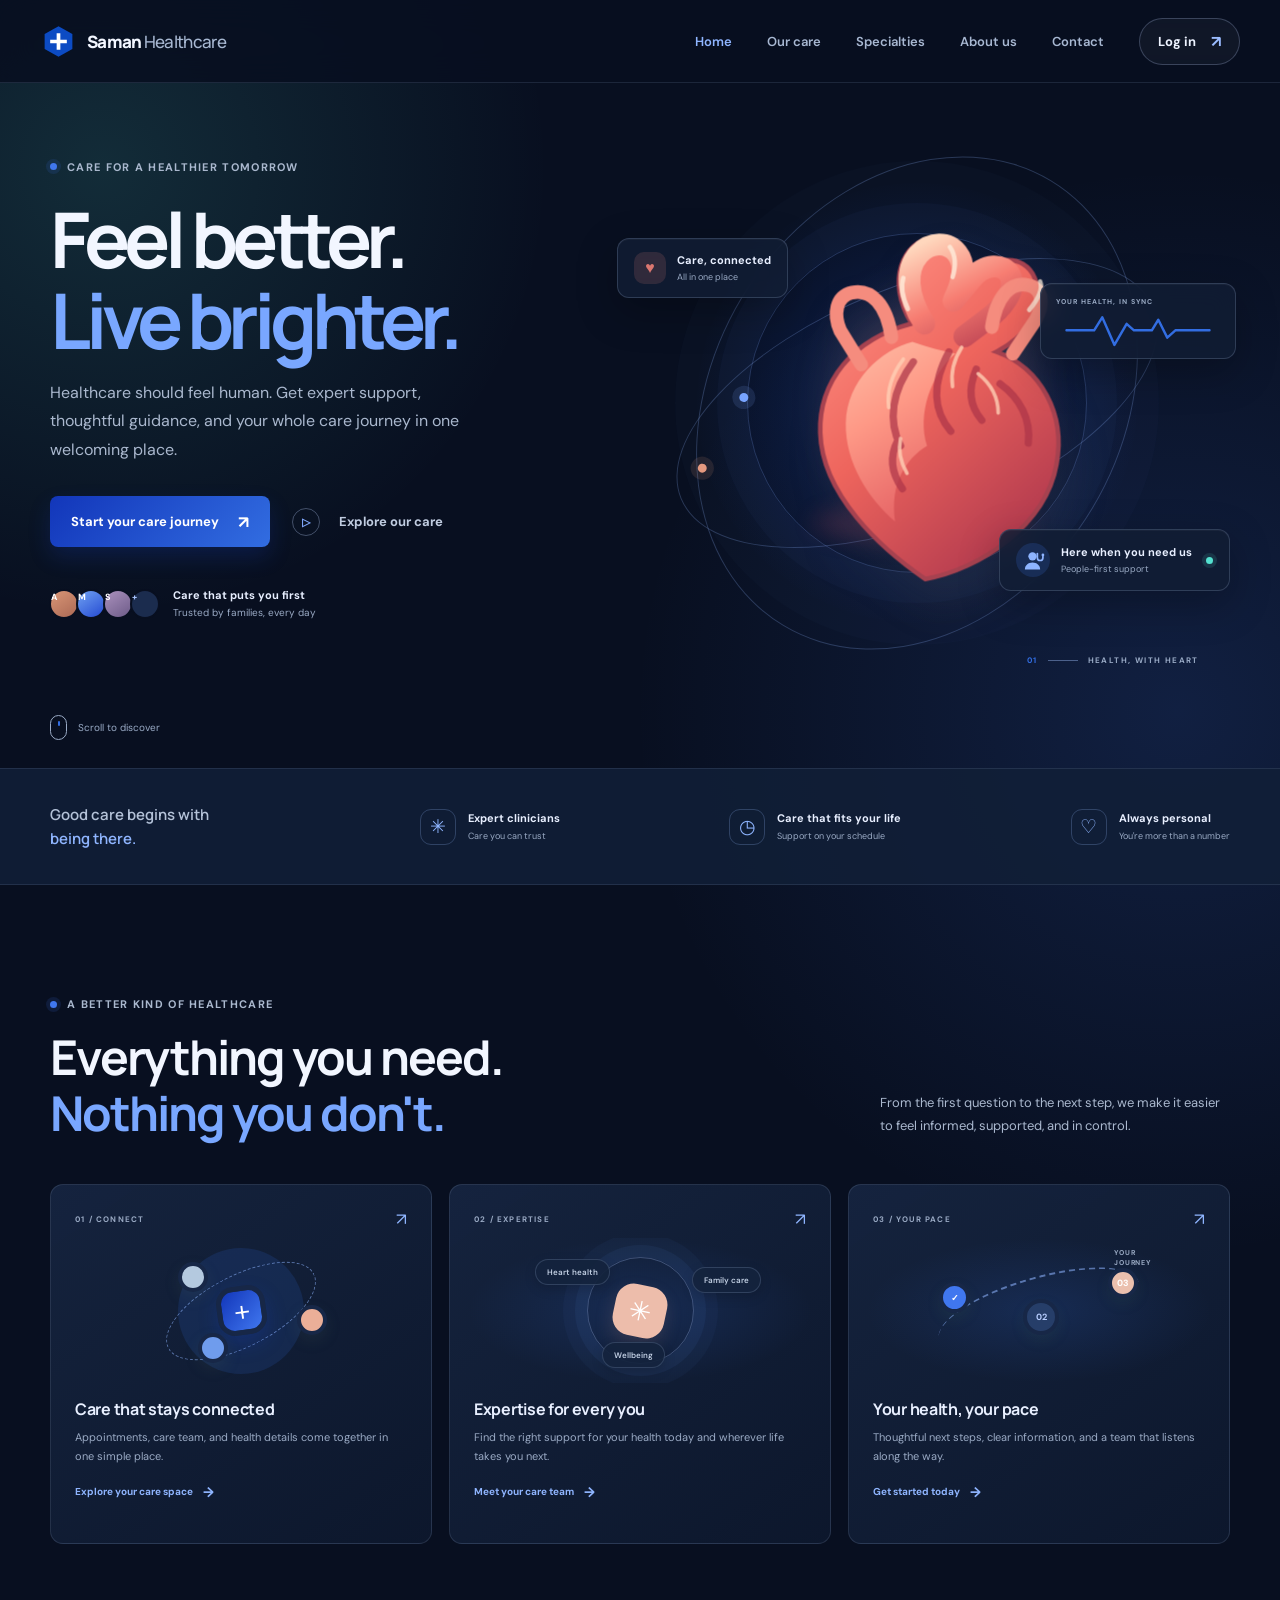
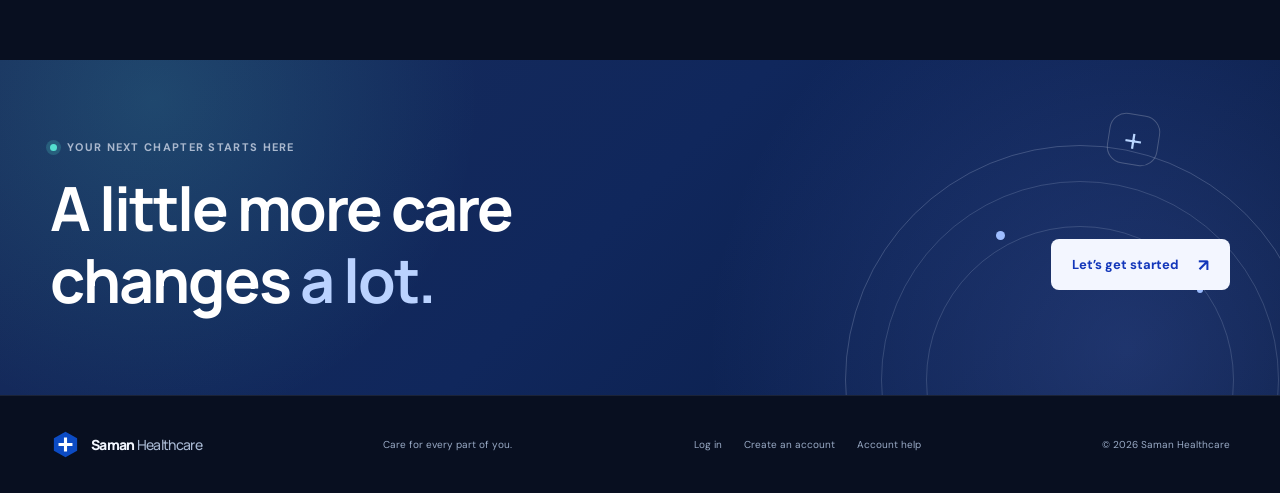
<file: index.html>
<!doctype html>
<html lang="en">
<head>
    <!-- Page metadata, typography, styles, and deferred landing-page interactions. -->
    <meta charset="utf-8">
    <meta name="viewport" content="width=device-width, initial-scale=1">
    <meta name="theme-color" content="#f8fbf8">
    <meta name="description" content="Personal, connected healthcare for every stage of life. Meet your care team and manage your health journey with Saman Healthcare.">
    <title>Saman Healthcare — Care that moves with you</title>
    <link rel="preconnect" href="https://fonts.googleapis.com">
    <link rel="preconnect" href="https://fonts.gstatic.com" crossorigin>
    <link href="https://fonts.googleapis.com/css2?family=DM+Sans:wght@400;500;600;700&family=Manrope:wght@400;500;600;700;800&display=swap" rel="stylesheet">
    <link rel="stylesheet" href="landing.css">
    <script src="landing.js" defer></script>
</head>
<body>
    <!-- Primary site navigation and account entry point. -->
    <header class="site-header">
        <nav class="nav-shell" aria-label="Main navigation">
            <a class="brand" href="index.html" aria-label="Saman Healthcare home">
                <span class="brand-symbol" aria-hidden="true">
                    <svg viewBox="0 0 40 40" fill="none"><path d="M20 3.5 35 12v16L20 36.5 5 28V12L20 3.5Z" fill="currentColor"/><path d="M18 11h4v7h7v4h-7v7h-4v-7h-7v-4h7v-7Z" fill="white"/></svg>
                </span>
                <span>Saman<span class="brand-light"> Healthcare</span></span>
            </a>
            <button class="menu-toggle" type="button" aria-label="Open navigation menu" aria-expanded="false" aria-controls="main-menu">
                <span></span><span></span>
            </button>
            <div class="nav-links" id="main-menu">
                <a class="nav-link active" href="#home">Home</a>
                <a class="nav-link" href="#care">Our care</a>
                <a class="nav-link" href="#specialties">Specialties</a>
                <a class="nav-link" href="#about">About us</a>
                <a class="nav-link" href="#contact">Contact</a>
                <a class="nav-login" href="loginround2.html">Log in <span aria-hidden="true">↗</span></a>
            </div>
        </nav>
    </header>

    <main>
        <!-- Hero copy and animated healthcare illustration. -->
        <section class="hero section-shell" id="home">
            <div class="hero-copy">
                <div class="eyebrow"><span class="eyebrow-dot"></span> Care for a healthier tomorrow</div>
                <h1>Feel better.<br><span>Live brighter.</span></h1>
                <p class="hero-description">Healthcare should feel human. Get expert support, thoughtful guidance, and your whole care journey in one welcoming place.</p>
                <div class="hero-actions">
                    <a class="button button-primary" href="registration.html">Start your care journey <span aria-hidden="true">↗</span></a>
                    <a class="button button-quiet" href="#care"><span class="play-icon" aria-hidden="true">▷</span> Explore our care</a>
                </div>
                <div class="hero-proof">
                    <div class="avatar-stack" aria-hidden="true">
                        <span class="avatar avatar-one">A</span><span class="avatar avatar-two">M</span><span class="avatar avatar-three">S</span><span class="avatar avatar-plus">+</span>
                    </div>
                    <div><strong>Care that puts you first</strong><span>Trusted by families, every day</span></div>
                </div>
            </div>

            <div class="hero-art" aria-label="Illustration of a glowing 3D heart surrounded by healthcare symbols">
                <div class="art-halo halo-one"></div>
                <div class="art-halo halo-two"></div>
                <div class="orbit orbit-back"><span class="orbit-dot"></span></div>
                <div class="orbit orbit-front"><span class="orbit-dot"></span></div>
                <div class="float-card card-care">
                    <span class="mini-icon icon-heart" aria-hidden="true">♥</span>
                    <span><strong>Care, connected</strong><small>All in one place</small></span>
                </div>
                <div class="float-card card-pulse">
                    <span class="pulse-label">YOUR HEALTH, IN SYNC</span>
                    <svg viewBox="0 0 180 48" role="img" aria-label="Heartbeat line"><path d="M2 25h34l10-16 15 34 15-26 9 8h22l8-13 11 22 10-9h42" fill="none" stroke="currentColor" stroke-width="3" stroke-linecap="round" stroke-linejoin="round"/></svg>
                </div>
                <div class="heart-object">
                    <div class="heart-glow"></div>
                    <svg class="heart-svg" viewBox="0 0 400 420" role="img" aria-label="Stylized anatomical heart">
                        <defs>
                            <linearGradient id="heartBase" x1="92" y1="105" x2="320" y2="350" gradientUnits="userSpaceOnUse"><stop stop-color="#ff8f82"/><stop offset=".48" stop-color="#ee655d"/><stop offset="1" stop-color="#b83e50"/></linearGradient>
                            <linearGradient id="heartLight" x1="123" y1="114" x2="252" y2="324" gradientUnits="userSpaceOnUse"><stop stop-color="#ffd0b6"/><stop offset=".5" stop-color="#ff9b88"/><stop offset="1" stop-color="#e45f63"/></linearGradient>
                            <linearGradient id="vessel" x1="210" y1="45" x2="273" y2="170" gradientUnits="userSpaceOnUse"><stop stop-color="#ffd7bd"/><stop offset=".5" stop-color="#f77d72"/><stop offset="1" stop-color="#b83e50"/></linearGradient>
                            <filter id="heartShadow" x="24" y="32" width="352" height="380" color-interpolation-filters="sRGB" filterUnits="userSpaceOnUse"><feGaussianBlur stdDeviation="12"/></filter>
                        </defs>
                        <ellipse cx="206" cy="354" rx="122" ry="22" fill="#b84a5a" opacity=".22" filter="url(#heartShadow)"/>
                        <path d="M194 135c-29-48-8-90 22-94 32-5 47 20 40 54 24-38 62-37 73-10 14 34-11 65-42 81 49 18 76 68 66 123-12 68-84 115-144 126-48-33-113-92-115-160-2-56 35-103 100-120Z" fill="url(#heartBase)" stroke="#a64250" stroke-width="5"/>
                        <path d="M195 155c-34 9-72 42-73 89-1 43 25 83 54 108-6-42 12-69 35-83-11-34 4-78 31-101-14-3-30-7-47-13Z" fill="url(#heartLight)" opacity=".95"/>
                        <path d="M208 135c-20-31-21-59-6-76 13-14 32-14 42-1 11 14 4 36-4 52l19-23c15-19 36-18 43-5 8 16-9 37-26 49l-24 18" fill="none" stroke="url(#vessel)" stroke-width="24" stroke-linecap="round" stroke-linejoin="round"/>
                        <path d="M172 150c-5-36-22-53-43-49-18 4-21 24-13 42l23 37M282 139c5-34 21-51 40-46 17 4 17 22 8 38l-25 37" fill="none" stroke="#f58c7e" stroke-width="15" stroke-linecap="round"/>
                        <path d="M196 177c-24 32-28 65-14 92m53-103c-20 37-16 66 2 87m28-68c-10 23-6 42 6 56m-92 22c-10 19-7 36 5 53m107-115c22 16 34 39 31 65" fill="none" stroke="#ad3549" stroke-width="8" stroke-linecap="round" opacity=".72"/>
                        <path d="M185 174c-13 17-18 36-16 53m80-66c-9 14-12 30-10 43m28-14c15 12 22 27 22 43m-107 28c-3 14 0 26 7 38" fill="none" stroke="#ffd0b6" stroke-width="4" stroke-linecap="round" opacity=".8"/>
                        <path d="M190 119c-7-15-8-25-5-34m51-34c7 10 7 20 3 33m84 36c10-12 15-23 12-31" fill="none" stroke="#fff1df" stroke-width="5" stroke-linecap="round" opacity=".75"/>
                    </svg>
                </div>
                <div class="float-card card-doctor">
                    <span class="doctor-icon" aria-hidden="true">
                        <svg viewBox="0 0 36 36"><circle cx="18" cy="12" r="6" fill="currentColor"/><path d="M7 31c0-6 4.9-10 11-10s11 4 11 10" fill="currentColor"/><path d="M25 8v6a4 4 0 0 0 8 0v-2" fill="none" stroke="currentColor" stroke-width="2.5" stroke-linecap="round"/><circle cx="33" cy="10" r="2" fill="currentColor"/></svg>
                    </span>
                    <span><strong>Here when you need us</strong><small>People-first support</small></span>
                    <span class="online-dot" aria-label="Available"></span>
                </div>
                <div class="art-caption"><span>01</span><span class="caption-rule"></span><span>HEALTH, WITH HEART</span></div>
            </div>
            <a class="scroll-cue" href="#care"><span class="scroll-mouse" aria-hidden="true"></span> Scroll to discover</a>
        </section>

        <!-- Three concise promises that summarize the care experience. -->
        <section class="trust-strip" aria-label="Our care promise">
            <div class="trust-inner">
                <p>Good care begins with <span>being there.</span></p>
                <div class="trust-item"><span class="trust-icon">✳</span><span><strong>Expert clinicians</strong><small>Care you can trust</small></span></div>
                <div class="trust-item"><span class="trust-icon">◷</span><span><strong>Care that fits your life</strong><small>Support on your schedule</small></span></div>
                <div class="trust-item"><span class="trust-icon">♡</span><span><strong>Always personal</strong><small>You're more than a number</small></span></div>
            </div>
        </section>

        <!-- Overview cards for the main services and specialties. -->
        <section class="care-section section-shell" id="care">
            <div class="section-heading reveal">
                <div>
                    <div class="eyebrow"><span class="eyebrow-dot"></span> A better kind of healthcare</div>
                    <h2>Everything you need.<br><span>Nothing you don't.</span></h2>
                </div>
                <p>From the first question to the next step, we make it easier to feel informed, supported, and in control.</p>
            </div>
            <div class="care-grid">
                <article class="care-card care-card-feature reveal">
                    <div class="care-card-top"><span class="service-number">01 / CONNECT</span><span class="service-arrow" aria-hidden="true">↗</span></div>
                    <div class="care-illustration connect-illustration" aria-hidden="true">
                        <span class="connect-orb orb-a"></span><span class="connect-orb orb-b"></span><span class="connect-orb orb-c"></span>
                        <span class="connect-line"></span><span class="connect-center">+</span>
                    </div>
                    <h3>Care that stays connected</h3>
                    <p>Appointments, care team, and health details come together in one simple place.</p>
                    <a href="loginround2.html" class="text-link">Explore your care space <span aria-hidden="true">→</span></a>
                </article>
                <article class="care-card reveal" id="specialties">
                    <div class="care-card-top"><span class="service-number">02 / EXPERTISE</span><span class="service-arrow" aria-hidden="true">↗</span></div>
                    <div class="care-illustration specialty-illustration" aria-hidden="true">
                        <div class="specialty-ring"><span>✳</span></div>
                        <span class="specialty-chip chip-one">Heart health</span><span class="specialty-chip chip-two">Family care</span><span class="specialty-chip chip-three">Wellbeing</span>
                    </div>
                    <h3>Expertise for every you</h3>
                    <p>Find the right support for your health today and wherever life takes you next.</p>
                    <a href="loginround2.html" class="text-link">Meet your care team <span aria-hidden="true">→</span></a>
                </article>
                <article class="care-card reveal">
                    <div class="care-card-top"><span class="service-number">03 / YOUR PACE</span><span class="service-arrow" aria-hidden="true">↗</span></div>
                    <div class="care-illustration journey-illustration" aria-hidden="true">
                        <div class="journey-path"></div><span class="journey-stop stop-one">✓</span><span class="journey-stop stop-two">02</span><span class="journey-stop stop-three">03</span><span class="journey-flag">YOUR<br>JOURNEY</span>
                    </div>
                    <h3>Your health, your pace</h3>
                    <p>Thoughtful next steps, clear information, and a team that listens along the way.</p>
                    <a href="registration.html" class="text-link">Get started today <span aria-hidden="true">→</span></a>
                </article>
            </div>
        </section>

        <!-- Prominent call to action before the footer. -->
        <section class="closing-section" id="about">
            <div class="closing-inner section-shell reveal">
                <div class="closing-mark" aria-hidden="true">+</div>
                <div>
                    <div class="eyebrow eyebrow-light"><span class="eyebrow-dot"></span> Your next chapter starts here</div>
                    <h2>A little more care<br>changes <em>a lot.</em></h2>
                </div>
                <a class="button button-light" href="registration.html">Let’s get started <span aria-hidden="true">↗</span></a>
                <div class="closing-decoration" aria-hidden="true"><span></span><span></span><span></span></div>
            </div>
        </section>
    </main>

    <!-- Contact anchor, account links, and copyright information. -->
    <footer class="site-footer" id="contact">
        <div class="footer-inner section-shell">
            <a class="brand footer-brand" href="index.html">
                <span class="brand-symbol" aria-hidden="true"><svg viewBox="0 0 40 40" fill="none"><path d="M20 3.5 35 12v16L20 36.5 5 28V12L20 3.5Z" fill="currentColor"/><path d="M18 11h4v7h7v4h-7v7h-4v-7h-7v-4h7v-7Z" fill="white"/></svg></span>
                <span>Saman<span class="brand-light"> Healthcare</span></span>
            </a>
            <p>Care for every part of you.</p>
            <div class="footer-links"><a href="loginround2.html">Log in</a><a href="registration.html">Create an account</a><a href="forgotpass.html">Account help</a></div>
            <span class="copyright">© 2026 Saman Healthcare</span>
        </div>
    </footer>
</body>
</html>
</file>
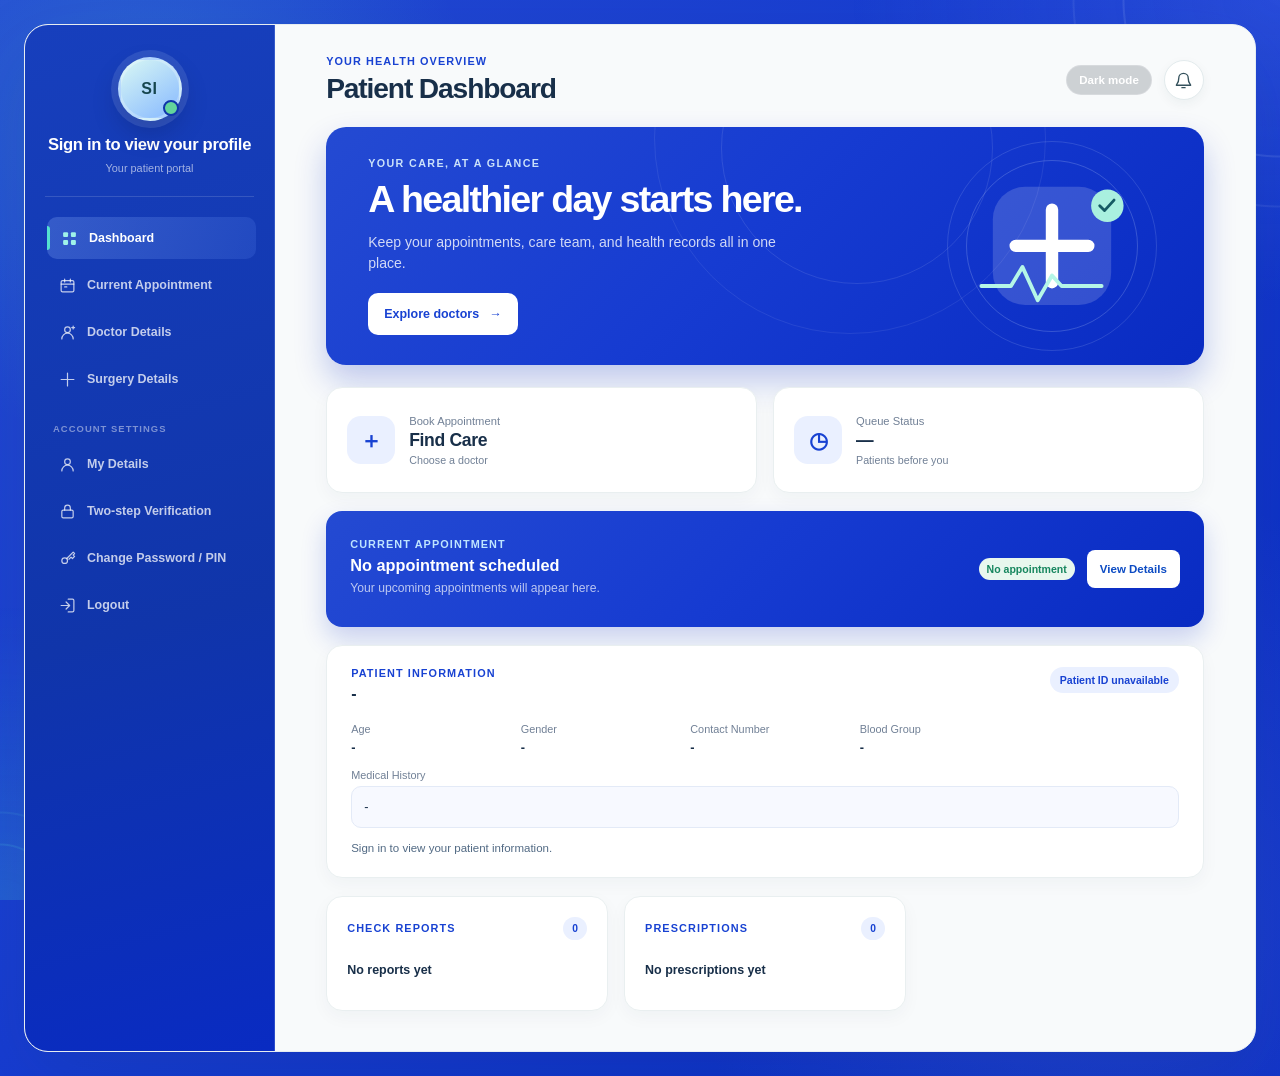
<file: doctor-dashround2.html>
<!doctype html>
<html lang="en">
<head>
    <meta charset="utf-8">
    <meta name="viewport" content="width=device-width, initial-scale=1">
    <title>Patient Dashboard</title>
    <script src="theme.js"></script>
    <link rel="stylesheet" href="doctor-dashround2.css">
    <link rel="stylesheet" href="site-motion.css?v=20261005">
    <script src="api.js"></script>
</head>
<body>
    <main class="dashboard-shell">
        <aside class="sidebar">
            <div class="doctor-avatar patient-avatar-large" id="patientSidebarAvatar" aria-hidden="true">P</div>
            <h1 id="patientSidebarName">Patient</h1>
            <p class="credentials">Your patient portal</p>
            <div class="sidebar-rule"></div>
            <nav aria-label="Dashboard navigation">
                <a class="active" href="#dashboard"><span aria-hidden="true"><svg viewBox="0 0 24 24"><rect x="3" y="3" width="7" height="7" rx="1.5"/><rect x="14" y="3" width="7" height="7" rx="1.5"/><rect x="3" y="14" width="7" height="7" rx="1.5"/><rect x="14" y="14" width="7" height="7" rx="1.5"/></svg></span>Dashboard</a>
                <a href="#current-appointment" onclick="openCurrentAppointment(event)"><span aria-hidden="true"><svg viewBox="0 0 24 24"><rect x="3" y="5" width="18" height="16" rx="2"/><path d="M16 3v4M8 3v4M3 10h18M8 14h3"/></svg></span>Current Appointment</a>
                <a href="#doctor-details" onclick="openDoctorDetails(event)"><span aria-hidden="true"><svg viewBox="0 0 24 24"><circle cx="12" cy="8" r="4"/><path d="M4 21a8 8 0 0 1 16 0M18 5h4M20 3v4"/></svg></span>Doctor Details</a>
                <a href="#surgery-details" onclick="openSurgery(event)"><span aria-hidden="true"><svg viewBox="0 0 24 24"><path d="M12 3v18M3 12h18"/></svg></span>Surgery Details</a>
                <div class="sidebar-settings-label">ACCOUNT SETTINGS</div>
                <a class="sidebar-settings-link" href="#patient-details-settings" onclick="openPatientDetailsSettings(event)"><span aria-hidden="true"><svg viewBox="0 0 24 24"><circle cx="12" cy="8" r="4"/><path d="M4 21a8 8 0 0 1 16 0"/></svg></span>My Details</a>
                <a class="sidebar-settings-link" href="#patient-security" onclick="openPatientSecurity(event)"><span aria-hidden="true"><svg viewBox="0 0 24 24"><rect x="4" y="10" width="16" height="11" rx="2"/><path d="M8 10V7a4 4 0 1 1 8 0v3"/></svg></span>Two-step Verification</a>
                <a class="sidebar-settings-link" href="#patient-password-settings" onclick="openPatientPasswordSettings(event)"><span aria-hidden="true"><svg viewBox="0 0 24 24"><circle cx="8" cy="15" r="4"/><path d="m11 12 9-9 2 2-2 2 2 2-3 3-2-2-3 3"/></svg></span>Change Password / PIN</a>
                <a href="loginround2.html"><span aria-hidden="true"><svg viewBox="0 0 24 24"><path d="M10 17l5-5-5-5M15 12H3M13 3h6a2 2 0 0 1 2 2v14a2 2 0 0 1-2 2h-6"/></svg></span>Logout</a>
            </nav>
        </aside>

        <section class="workspace" id="dashboard">
            <header class="topbar">
                <div><p class="eyebrow">YOUR HEALTH OVERVIEW</p><h2>Patient Dashboard</h2></div>
                <div class="topbar-tools">
                    <button class="theme-toggle" type="button" data-theme-toggle aria-label="Switch to dark mode">
                        <span class="theme-toggle-label">Dark mode</span>
                    </button>
                    <button class="notification-button" type="button" aria-label="Notifications" title="Notifications">
                        <span class="bell-icon" aria-hidden="true"><svg viewBox="0 0 24 24"><path d="M18 9a6 6 0 0 0-12 0c0 7-3 7-3 9h18c0-2-3-2-3-9M10 21h4"/></svg></span>
                        <span class="notification-count" id="notificationCount" hidden>0</span>
                    </button>
                </div>
            </header>
            <aside class="notification-panel" id="notificationPanel" hidden>
                <div class="notification-panel-heading"><strong>Notifications</strong><button type="button" id="markNotificationsRead">Mark read</button></div>
                <div id="notificationList"><p>No notifications yet.</p></div>
            </aside>

            <section class="welcome-hero" aria-label="Welcome">
                <div class="welcome-copy">
                    <p class="hero-kicker">YOUR CARE, AT A GLANCE</p>
                    <h2>A healthier day starts here.</h2>
                    <p>Keep your appointments, care team, and health records all in one place.</p>
                    <button type="button" onclick="openDoctors(event)">Explore doctors <span aria-hidden="true">→</span></button>
                </div>
                <div class="hero-art" aria-hidden="true">
                    <span class="hero-orbit hero-orbit-one"></span>
                    <span class="hero-orbit hero-orbit-two"></span>
                    <svg viewBox="0 0 220 180" role="presentation">
                        <rect x="48" y="28" width="124" height="124" rx="34" fill="rgba(255,255,255,.16)"/>
                        <path d="M110 52v76M72 90h76" stroke="#fff" stroke-width="13" stroke-linecap="round"/>
                        <circle cx="168" cy="48" r="17" fill="#a9f0df"/>
                        <path d="m160 48 5 5 10-11" fill="none" stroke="#155b64" stroke-width="3" stroke-linecap="round" stroke-linejoin="round"/>
                        <path d="M36 132h31l12-20 16 35 15-26 10 11h42" fill="none" stroke="#b5f6e7" stroke-width="4" stroke-linecap="round" stroke-linejoin="round"/>
                    </svg>
                </div>
            </section>

            <section class="metrics" aria-label="Summary metrics">
                <button class="metric metric-action" id="book-appointment" type="button" onclick="openBooking()"><div class="metric-icon">＋</div><div><span>Book Appointment</span><strong>Find Care</strong><small>Choose a doctor</small></div></button>
                <button class="metric metric-action" id="queue-status" type="button" onclick="openQueue()"><div class="metric-icon">◷</div><div><span>Queue Status</span><strong id="queueMetric">—</strong><small>Patients before you</small></div></button>
            </section>

            <article class="current-appointment-banner panel" id="current-appointment">
                <div>
                    <p class="panel-title">Current Appointment</p>
                    <h3 id="current-appointment-title">No appointment scheduled</h3>
                    <p id="current-appointment-date">Your upcoming appointments will appear here.</p>
                    <p class="appointment-action-status" id="currentAppointmentActionStatus" role="status" aria-live="polite"></p>
                </div>
                <div class="appointment-banner-actions">
                    <span class="appointment-state" id="current-appointment-state">No appointment</span>
                    <button type="button" onclick="openCurrentAppointment()">View Details</button>
                    <button type="button" class="appointment-cancel-button" id="cancelAppointmentBannerButton" hidden>Cancel</button>
                </div>
            </article>

            <article class="patient-details panel">
                <div class="details-heading"><div><p class="panel-title">Patient Information</p><h3 id="dashboardPatientName">Loading...</h3></div><span class="patient-id-badge" id="dashboardPatientId">-</span></div>
                <div class="details-grid">
                    <span>Age<strong id="dashboardPatientAge">-</strong></span>
                    <span>Gender<strong id="dashboardPatientGender">-</strong></span>
                    <span>Contact Number<strong id="dashboardPatientPhone">-</strong></span>
                    <span>Blood Group<strong id="dashboardPatientBloodGroup">-</strong></span>
                    <span class="detail-wide detail-history">Medical History<strong id="dashboardPatientHistory">-</strong></span>
                </div>
                <p class="patient-profile-status" id="patientInfoStatus" role="status" aria-live="polite">Loading your profile...</p>
            </article>

            <section class="care-options" aria-label="Patient records">
                <article class="care-panel panel" id="check-reports">
                    <div class="care-panel-heading"><p class="panel-title">Check Reports</p><span id="report-count">0</span></div>
                    <div id="report-list"><div class="care-row"><b>No reports yet</b></div></div>
                </article>
                <article class="care-panel panel" id="patient-prescriptions">
                    <div class="care-panel-heading"><p class="panel-title">Prescriptions</p><span id="prescription-count">0</span></div>
                    <div id="prescription-list"><div class="care-row"><b>No prescriptions yet</b></div></div>
                </article>
            </section>

        </section>
    </main>

    <div class="patient-security-overlay" id="patientSecurityOverlay" hidden>
        <section class="patient-security-modal" role="dialog" aria-modal="true" aria-labelledby="patientSecurityTitle">
            <button class="booking-close" type="button" aria-label="Close security settings" onclick="closePatientSecurity()">×</button>
            <p class="eyebrow">ACCOUNT SECURITY</p>
            <h2 id="patientSecurityTitle">Two-step Password Verification</h2>
            <p>Use your PIN for simple login. Enable this option to request your password after the PIN.</p>
            <label class="patient-security-toggle"><input id="patientTwoStepToggle" type="checkbox"> Enable password verification after PIN</label>
            <p class="booking-status" id="patientSecurityStatus" role="status"></p>
        </section>
    </div>

    <div class="patient-security-overlay" id="patientDetailsOverlay" hidden>
        <section class="patient-security-modal" role="dialog" aria-modal="true" aria-labelledby="patientDetailsTitle">
            <button class="booking-close" type="button" aria-label="Close patient details" onclick="closePatientDetailsSettings()">×</button>
            <p class="eyebrow">ACCOUNT DETAILS</p>
            <h2 id="patientDetailsTitle">My Details</h2>
            <p>Name and phone are required. You can save other details whenever you are ready.</p>
            <form id="patientProfileForm">
                <label class="patient-security-field">Name<input id="patientProfileName" required></label>
                <label class="patient-security-field">Phone<input id="patientProfilePhone" type="tel" required></label>
                <label class="patient-security-field">Email<input id="patientProfileEmail" type="email"></label>
                <label class="patient-security-field">Age<select id="patientProfileAge"><option value="">Select age</option></select></label>
                <label class="patient-security-field">Gender<select id="patientProfileGender">
                    <option value="">Select gender</option>
                    <option>Female</option><option>Male</option><option>Other</option><option>Prefer not to say</option>
                </select></label>
                <label class="patient-security-field">Blood group<select id="patientProfileBloodGroup">
                    <option value="">Select blood group</option>
                    <option>A+</option><option>A-</option><option>B+</option><option>B-</option>
                    <option>AB+</option><option>AB-</option><option>O+</option><option>O-</option><option>Unknown</option>
                </select></label>
                <label class="patient-security-field">Address<input id="patientProfileAddress"></label>
                <label class="patient-security-field">Medical history<textarea id="patientProfileHistory" rows="3"></textarea></label>
                <button class="booking-submit profile-save-button" type="submit">Save Updates</button>
            </form>
            <p class="booking-status" id="patientProfileStatus" role="status"></p>
        </section>
    </div>

    <div class="patient-security-overlay" id="patientPasswordOverlay" hidden>
        <section class="patient-security-modal" role="dialog" aria-modal="true" aria-labelledby="patientPasswordTitle">
            <button class="booking-close" type="button" aria-label="Close password settings" onclick="closePatientPasswordSettings()">×</button>
            <p class="eyebrow">ACCOUNT SECURITY</p>
            <h2 id="patientPasswordTitle">Change Password / PIN</h2>
            <label class="patient-security-field">Current password<input id="patientCurrentPassword" type="password"></label>
            <label class="patient-security-field">New password<input id="patientNewPassword" type="password" minlength="8"></label>
            <label class="patient-security-field">Confirm new password<input id="patientConfirmPassword" type="password" minlength="8"></label>
            <button class="booking-submit" id="changePatientPassword" type="button">Change Password</button>
            <label class="patient-security-field">New security PIN<input id="patientChangePin" type="password" inputmode="numeric" maxlength="4"></label>
            <label class="patient-security-field">Confirm security PIN<input id="patientChangePinConfirm" type="password" inputmode="numeric" maxlength="4"></label>
            <button class="booking-submit" id="changePatientPin" type="button">Change PIN</button>
            <p class="booking-status" id="patientPasswordStatus" role="status"></p>
        </section>
    </div>

    <div class="booking-overlay" id="bookingOverlay" hidden>
        <section class="booking-modal" role="dialog" aria-modal="true" aria-labelledby="bookingTitle">
            <button class="booking-close" type="button" aria-label="Close booking form" onclick="closeBooking()">×</button>
            <p class="eyebrow">BOOK A VISIT</p>
            <h2 id="bookingTitle">Find Care</h2>
            <p class="booking-intro">Choose a doctor and request a convenient appointment.</p>
            <form id="bookingForm">
                <label for="bookingDoctor">Registered and available doctor</label>
                <select id="bookingDoctor" required>
                    <option value="">Loading doctors...</option>
                </select>
                <label for="bookingDate">Preferred date</label>
                <input id="bookingDate" type="date" required>
                <label for="bookingReason">Reason for visit</label>
                <textarea id="bookingReason" rows="3" placeholder="Briefly describe your concern" required></textarea>
                <button class="booking-submit" type="submit">Request Appointment</button>
            </form>
            <p class="booking-status" id="bookingStatus" role="status"></p>
        </section>
    </div>

    <div class="booking-overlay" id="queueOverlay" hidden>
        <section class="booking-modal queue-modal" role="dialog" aria-modal="true" aria-labelledby="queueTitle">
            <button class="booking-close" type="button" aria-label="Close queue status" onclick="closeQueue()">×</button>
            <p class="eyebrow">LIVE QUEUE</p>
            <h2 id="queueTitle">Queue Status</h2>
            <p class="booking-intro">Your appointment is moving forward in real time.</p>
            <div class="queue-status-grid">
                <div><span>Your token</span><strong id="queueToken">—</strong></div>
                <div><span>Now serving</span><strong id="queueNowServing">—</strong></div>
                <div><span>Patients ahead</span><strong id="queueAhead">—</strong></div>
                <div><span>Estimated wait</span><strong id="queueWait">—</strong></div>
            </div>
            <p class="booking-status queue-message" id="queueMessage">Book an appointment to see your live queue.</p>
        </section>
    </div>

    <div class="booking-overlay" id="reportsOverlay" hidden>
        <section class="booking-modal reports-modal" role="dialog" aria-modal="true" aria-labelledby="reportsTitle">
            <button class="booking-close" type="button" aria-label="Close reports" onclick="closeReports()">×</button>
            <p class="eyebrow">HEALTH RECORDS</p>
            <h2 id="reportsTitle">Check Reports</h2>
            <p class="booking-intro">Your latest medical reports are listed below.</p>
            <div class="report-list">
                <div class="report-item"><div><strong>Blood Test Report</strong><small>Updated 28 August 2026 · Normal</small></div><button type="button" onclick="showReportMessage('Blood Test Report selected.')">View</button></div>
                <div class="report-item"><div><strong>Chest X-Ray</strong><small>Updated 15 August 2026 · Normal</small></div><button type="button" onclick="showReportMessage('Chest X-Ray selected.')">View</button></div>
                <div class="report-item"><div><strong>Health Screening</strong><small>Updated 02 July 2026 · Ready</small></div><button type="button" onclick="showReportMessage('Health Screening selected.')">View</button></div>
            </div>
            <p class="booking-status" id="reportStatus" role="status"></p>
        </section>
    </div>

    <div class="booking-overlay" id="surgeryOverlay" hidden>
        <section class="booking-modal surgery-modal" role="dialog" aria-modal="true" aria-labelledby="surgeryTitle">
            <button class="booking-close" type="button" aria-label="Close surgery details" onclick="closeSurgery()">×</button>
            <p class="eyebrow">MEDICAL HISTORY</p>
            <h2 id="surgeryTitle">Surgery Details</h2>
            <div class="surgery-record-list" id="patientSurgeryRecords" aria-live="polite">
                <p class="booking-intro">Loading your surgery records...</p>
            </div>
            <p class="booking-status" id="surgeryStatus" role="status"></p>
            <form class="surgery-edit-form" id="patientSurgeryEditForm" hidden>
                <h3>Edit surgery record</h3>
                <label for="patientSurgeryType">Surgery<input id="patientSurgeryType" required></label>
                <label for="patientSurgeryDate">Date<input id="patientSurgeryDate" type="date"></label>
                <label for="patientSurgerySurgeon">Surgeon<input id="patientSurgerySurgeon"></label>
                <label for="patientSurgeryHospital">Hospital<input id="patientSurgeryHospital"></label>
                <label for="patientSurgeryStatus">Status<input id="patientSurgeryStatus"></label>
                <label for="patientSurgeryFollowUp">Follow-up<input id="patientSurgeryFollowUp"></label>
                <label for="patientSurgeryNotes">Notes<textarea id="patientSurgeryNotes" rows="3"></textarea></label>
                <button class="booking-submit" type="submit">Save surgery record</button>
                <button class="surgery-edit-cancel" id="cancelSurgeryEdit" type="button">Cancel edit</button>
            </form>
        </section>
    </div>

    <div class="booking-overlay" id="doctorOverlay" hidden>
        <section class="booking-modal doctor-modal" role="dialog" aria-modal="true" aria-labelledby="doctorTitle">
            <button class="booking-close" type="button" aria-label="Back to available doctors" title="Back to available doctors" onclick="closeDoctorDetails()">×</button>
            <p class="eyebrow">DOCTOR PROFILE</p>
            <h2 id="doctorTitle">Doctor Details</h2>
            <div class="doctor-profile-head"><div class="doctor-mini-avatar" id="doctorDetailInitials">DR</div><div><strong id="doctorDetailName">Select a doctor</strong><small id="doctorDetailSpecialty">Specialty not provided</small></div></div>
            <div class="doctor-details-grid">
                <span>Doctor ID<strong id="doctorDetailId">—</strong></span>
                <span>Doctor type<strong id="doctorDetailType">—</strong></span>
                <span>License number<strong id="doctorDetailLicense">—</strong></span>
                <span>Qualification<strong id="doctorDetailQualification">—</strong></span>
                <span>Experience<strong id="doctorDetailExperience">—</strong></span>
                <span>Department<strong id="doctorDetailDepartment">—</strong></span>
                <span>Hospital<strong id="doctorDetailHospital">—</strong></span>
                <span>Clinic address<strong id="doctorDetailAddress">—</strong></span>
                <span>Contact<strong id="doctorDetailPhone">—</strong></span>
                <span>Email<strong id="doctorDetailEmail">—</strong></span>
            </div>
            <button class="booking-submit" id="bookSelectedDoctor" type="button">Book this doctor</button>
            <p class="booking-status" id="doctorDetailStatus" role="status"></p>
        </section>
    </div>

    <div class="booking-overlay" id="doctorsOverlay" hidden>
        <section class="booking-modal doctors-modal" role="dialog" aria-modal="true" aria-labelledby="doctorsTitle">
            <button class="booking-close" type="button" aria-label="Close available doctors" onclick="closeDoctors()">×</button>
            <p class="eyebrow">FIND YOUR CARE TEAM</p>
            <h2 id="doctorsTitle">Available Doctors</h2>
            <p class="booking-intro">Browse registered doctors currently available for appointments.</p>
            <div class="doctor-list" id="doctorList" aria-live="polite"><p class="doctor-list-message">Loading registered doctors...</p></div>
            <p class="booking-status" id="doctorListStatus" role="status"></p>
        </section>
    </div>

    <div class="booking-overlay" id="currentAppointmentOverlay" hidden>
        <section class="booking-modal" role="dialog" aria-modal="true" aria-labelledby="currentAppointmentTitle">
            <button class="booking-close" type="button" aria-label="Close current appointment" onclick="closeCurrentAppointment()">×</button>
            <p class="eyebrow">ACTIVE VISIT</p>
            <h2 id="currentAppointmentTitle">Current Appointment</h2>
            <div class="current-appointment-card">
                <span class="appointment-state" id="appointmentModalState">No appointment</span>
                <h3 id="appointmentModalDoctor">No upcoming appointment</h3>
                <p><b>Date:</b> <span id="appointmentModalDate">—</span></p>
                <p><b>Time:</b> <span id="appointmentModalTime">—</span></p>
                <p><b>Token:</b> <span id="appointmentModalToken">—</span></p>
                <p><b>Reason:</b> <span id="appointmentModalReason">—</span></p>
            </div>
            <button class="booking-submit" id="cancelAppointmentButton" type="button" hidden>Cancel Appointment</button>
            <p class="booking-status" id="currentAppointmentStatus" role="status"></p>
        </section>
    </div>

    <div class="booking-overlay" id="careDetailOverlay" hidden>
        <section class="booking-modal" role="dialog" aria-modal="true" aria-labelledby="careDetailTitle">
            <button class="booking-close" type="button" aria-label="Close details" onclick="closeCareDetail()">×</button>
            <p class="eyebrow">PATIENT RECORD</p>
            <h2 id="careDetailTitle">Details</h2>
            <p class="care-detail-copy" id="careDetailCopy"></p>
            <button class="booking-submit" type="button" onclick="closeCareDetail()">Close Record</button>
        </section>
    </div>

    <script>
        const bookingOverlay = document.getElementById('bookingOverlay');
        const bookingForm = document.getElementById('bookingForm');
        const bookingStatus = document.getElementById('bookingStatus');
        const queueOverlay = document.getElementById('queueOverlay');
        const reportsOverlay = document.getElementById('reportsOverlay');
        const surgeryOverlay = document.getElementById('surgeryOverlay');
        const doctorOverlay = document.getElementById('doctorOverlay');
        const doctorsOverlay = document.getElementById('doctorsOverlay');
        const currentAppointmentOverlay = document.getElementById('currentAppointmentOverlay');
        const careDetailOverlay = document.getElementById('careDetailOverlay');
        const patientAccountIdentifier = sessionStorage.getItem('samanIdentifier') || '';
        const doctorList = document.getElementById('doctorList');
        let registeredDoctors = [];
        let selectedDoctor = null;

        function updatePatientSidebar(name) {
            const displayName = String(name || '').trim();
            document.getElementById('patientSidebarName').textContent = displayName || 'Patient';
            const initials = displayName
                ? displayName.split(/\s+/).slice(0, 2).map(part => [...part][0] || '').join('').toUpperCase()
                : 'P';
            document.getElementById('patientSidebarAvatar').textContent = initials || 'P';
        }

        const patientProfileAge = document.getElementById('patientProfileAge');
        for (let age = 0; age <= 120; age += 1) {
            const option = document.createElement('option');
            option.value = String(age);
            option.textContent = String(age);
            patientProfileAge.append(option);
        }

        function getLocalDateStamp() {
            const today = new Date();
            const month = String(today.getMonth() + 1).padStart(2, '0');
            const day = String(today.getDate()).padStart(2, '0');
            return `${today.getFullYear()}-${month}-${day}`;
        }
        document.getElementById('bookingDate').min = getLocalDateStamp();

        function openPatientSecurity(event) {
            if (event) event.preventDefault();
            document.getElementById('patientSecurityOverlay').hidden = false;
        }

        function closePatientSecurity() {
            document.getElementById('patientSecurityOverlay').hidden = true;
        }

        function openPatientDetailsSettings(event) {
            if (event) event.preventDefault();
            document.getElementById('patientDetailsOverlay').hidden = false;
            loadPatientProfile();
        }

        function closePatientDetailsSettings() {
            document.getElementById('patientDetailsOverlay').hidden = true;
        }

        function openPatientPasswordSettings(event) {
            if (event) event.preventDefault();
            document.getElementById('patientPasswordOverlay').hidden = false;
        }

        function closePatientPasswordSettings() {
            document.getElementById('patientPasswordOverlay').hidden = true;
        }

        async function loadPatientProfile() {
            const profileStatus = document.getElementById('patientInfoStatus');
            if (!patientAccountIdentifier) {
                document.getElementById('dashboardPatientName').textContent = '-';
                document.getElementById('dashboardPatientId').textContent = 'Patient ID unavailable';
                updatePatientSidebar('Sign in to view your profile');
                profileStatus.textContent = 'Sign in to view your patient information.';
                return false;
            }
            try {
                const response = await fetch(`${API.baseUrl}/profile`, {
                    method: 'POST', headers: { 'Content-Type': 'application/json' },
                    body: JSON.stringify({ action: 'get', role: 'patient', identifier: patientAccountIdentifier })
                });
                if (!response.ok) {
                    document.getElementById('dashboardPatientName').textContent = '-';
                    document.getElementById('dashboardPatientId').textContent = 'Patient ID unavailable';
                    updatePatientSidebar(response.status === 404 ? 'Profile not found' : 'Profile unavailable');
                    profileStatus.textContent = response.status === 404
                        ? 'Patient profile not found. Sign out and sign in with your registered patient ID or phone number.'
                        : 'Could not load your patient information. Please try again.';
                    return false;
                }
                const { profile } = await response.json();
                if (!profile) {
                    document.getElementById('dashboardPatientName').textContent = '-';
                    document.getElementById('dashboardPatientId').textContent = 'Patient ID unavailable';
                    updatePatientSidebar('Profile not found');
                    profileStatus.textContent = 'Your patient profile was not found.';
                    return false;
                }

                const displayValue = value => value === null || value === undefined || value === '' ? '-' : String(value);
                updatePatientSidebar(profile.name);
                document.getElementById('dashboardPatientName').textContent = displayValue(profile.name);
                document.getElementById('dashboardPatientId').textContent = `Patient ID: ${displayValue(profile.id)}`;
                document.getElementById('dashboardPatientAge').textContent = displayValue(profile.age);
                document.getElementById('dashboardPatientGender').textContent = displayValue(profile.gender);
                document.getElementById('dashboardPatientPhone').textContent = displayValue(profile.phone);
                document.getElementById('dashboardPatientBloodGroup').textContent = displayValue(profile.blood_group);
                document.getElementById('dashboardPatientHistory').textContent = displayValue(profile.medical_history);

                document.getElementById('patientProfileName').value = profile.name || '';
                document.getElementById('patientProfilePhone').value = profile.phone || '';
                document.getElementById('patientProfileEmail').value = profile.email || '';
                document.getElementById('patientProfileAge').value = profile.age ?? '';
                document.getElementById('patientProfileGender').value = profile.gender || '';
                document.getElementById('patientProfileBloodGroup').value = profile.blood_group || '';
                document.getElementById('patientProfileAddress').value = profile.address || '';
                document.getElementById('patientProfileHistory').value = profile.medical_history || '';
                profileStatus.textContent = '';
                return true;
            } catch (error) {
                console.error('Could not load patient profile:', error);
                document.getElementById('dashboardPatientName').textContent = '-';
                document.getElementById('dashboardPatientId').textContent = 'Patient ID unavailable';
                updatePatientSidebar('Profile unavailable');
                profileStatus.textContent = 'Could not connect to load your patient information.';
                return false;
            }
        }

        loadPatientProfile();

        document.getElementById('patientProfileForm').addEventListener('submit', async event => {
            event.preventDefault();
            const status = document.getElementById('patientProfileStatus');
            if (!patientAccountIdentifier) {
                status.textContent = 'Sign in to update your patient information.';
                return;
            }
            try {
                const response = await fetch(`${API.baseUrl}/profile`, {
                    method: 'POST', headers: { 'Content-Type': 'application/json' },
                    body: JSON.stringify({
                        action: 'update', role: 'patient', identifier: patientAccountIdentifier,
                        name: document.getElementById('patientProfileName').value,
                        phone: document.getElementById('patientProfilePhone').value,
                        email: document.getElementById('patientProfileEmail').value,
                        age: document.getElementById('patientProfileAge').value,
                        gender: document.getElementById('patientProfileGender').value,
                        blood_group: document.getElementById('patientProfileBloodGroup').value,
                        address: document.getElementById('patientProfileAddress').value,
                        medical_history: document.getElementById('patientProfileHistory').value
                    })
                });
                const result = await response.json();
                if (!response.ok) {
                    status.textContent = result.message || 'Could not update details.';
                    return;
                }
                const profileRefreshed = await loadPatientProfile();
                status.textContent = profileRefreshed
                    ? 'Details updated successfully.'
                    : 'Details were saved, but the Patient Information card could not be refreshed.';
            } catch (error) {
                console.error('Could not update patient profile:', error);
                status.textContent = 'Cannot connect to the Python backend.';
            }
        });

        document.getElementById('changePatientPassword').addEventListener('click', async () => {
            const newPassword = document.getElementById('patientNewPassword').value;
            const status = document.getElementById('patientPasswordStatus');
            if (newPassword !== document.getElementById('patientConfirmPassword').value) {
                status.textContent = 'New passwords do not match.';
                return;
            }
            const response = await fetch(`${API.baseUrl}/account-password`, {
                method: 'POST', headers: { 'Content-Type': 'application/json' },
                body: JSON.stringify({ role: 'patient', identifier: patientAccountIdentifier, current_password: document.getElementById('patientCurrentPassword').value, new_password: newPassword })
            });
            status.textContent = (await response.json()).message;
        });

        document.getElementById('changePatientPin').addEventListener('click', async () => {
            const pin = document.getElementById('patientChangePin').value;
            const status = document.getElementById('patientPasswordStatus');
            if (!/^\d{4}$/.test(pin) || pin !== document.getElementById('patientChangePinConfirm').value) {
                status.textContent = 'Enter matching 4-digit PINs.';
                return;
            }
            const response = await fetch(`${API.baseUrl}/security/set-pin`, {
                method: 'POST', headers: { 'Content-Type': 'application/json' },
                body: JSON.stringify({ role: 'patient', identifier: patientAccountIdentifier, pin })
            });
            status.textContent = (await response.json()).message;
        });

        async function loadPatientSecurity() {
            if (!patientAccountIdentifier) return;
            const response = await fetch(`${API.baseUrl}/security`, {
                method: 'POST', headers: { 'Content-Type': 'application/json' },
                body: JSON.stringify({ action: 'get', role: 'patient', identifier: patientAccountIdentifier })
            });
            if (response.ok) document.getElementById('patientTwoStepToggle').checked = (await response.json()).two_step_enabled;
        }

        document.getElementById('patientTwoStepToggle').addEventListener('change', async event => {
            const enabled = event.target.checked;
            document.getElementById('patientSecurityStatus').textContent = enabled
                ? 'Password verification enabled after PIN.'
                : 'Password verification disabled after PIN.';
            const response = await fetch(`${API.baseUrl}/security`, {
                method: 'POST', headers: { 'Content-Type': 'application/json' },
                body: JSON.stringify({ action: 'update', role: 'patient', identifier: patientAccountIdentifier, enabled })
            });
            document.getElementById('patientSecurityStatus').textContent = response.ok ? 'Two-step setting saved.' : 'Could not save setting.';
        });

        loadPatientSecurity();

        function openBooking() {
            populateBookingDoctors();
            if (!registeredDoctors.length) {
                bookingStatus.textContent = 'Loading the registered doctor list...';
                loadDoctors();
            }
            bookingOverlay.hidden = false;
            document.getElementById('bookingDoctor').focus();
        }

        function closeBooking() {
            bookingOverlay.hidden = true;
            bookingStatus.textContent = '';
        }

        async function openQueue() {
            await loadPatientRecords();
            queueOverlay.hidden = false;
        }

        function closeQueue() {
            queueOverlay.hidden = true;
        }

        function openReports(event) {
            event.preventDefault();
            reportsOverlay.hidden = false;
        }

        function closeReports() {
            reportsOverlay.hidden = true;
            document.getElementById('reportStatus').textContent = '';
        }

        function showReportMessage(message) {
            document.getElementById('reportStatus').textContent = message;
        }

        let patientSurgeryRecords = [];

        function openSurgery(event) {
            event.preventDefault();
            surgeryOverlay.hidden = false;
            document.getElementById('patientSurgeryEditForm').hidden = true;
            loadPatientSurgeryRecords();
        }

        function closeSurgery() {
            surgeryOverlay.hidden = true;
            document.getElementById('patientSurgeryEditForm').hidden = true;
        }

        function renderPatientSurgeryRecords() {
            const list = document.getElementById('patientSurgeryRecords');
            list.replaceChildren();
            if (!patientSurgeryRecords.length) {
                const empty = document.createElement('p');
                empty.className = 'booking-intro';
                empty.textContent = 'No surgery records have been added.';
                list.append(empty);
                return;
            }

            patientSurgeryRecords.forEach(record => {
                const card = document.createElement('article');
                card.className = 'surgery-group';
                const heading = document.createElement('h3');
                heading.textContent = record.surgery_type || 'Surgery';
                const grid = document.createElement('div');
                grid.className = 'surgery-info-grid';
                const fields = [
                    ['Date', record.surgery_date],
                    ['Surgeon', record.surgeon],
                    ['Hospital', record.hospital],
                    ['Status', record.status],
                    ['Follow-up', record.follow_up],
                    ['Notes', record.notes]
                ];
                fields.forEach(([label, value]) => {
                    const item = document.createElement('span');
                    item.append(`${label}: `);
                    const detail = document.createElement('strong');
                    detail.textContent = value || 'Not provided';
                    item.append(detail);
                    grid.append(item);
                });
                const editButton = document.createElement('button');
                editButton.type = 'button';
                editButton.className = 'surgery-edit-button';
                editButton.textContent = 'Edit record';
                editButton.addEventListener('click', () => openPatientSurgeryEditor(record));
                card.append(heading, grid, editButton);
                list.append(card);
            });
        }

        async function loadPatientSurgeryRecords() {
            const status = document.getElementById('surgeryStatus');
            const list = document.getElementById('patientSurgeryRecords');
            status.textContent = '';
            list.textContent = 'Loading your surgery records...';
            try {
                patientSurgeryRecords = await API.getSurgeryRecords(patientAccountIdentifier, null, 'patient');
                renderPatientSurgeryRecords();
            } catch (error) {
                console.error('Could not load surgery records:', error);
                list.textContent = 'Could not load your surgery records. Please try again.';
                status.textContent = error.message;
            }
        }

        function openPatientSurgeryEditor(record) {
            document.getElementById('patientSurgeryType').value = record.surgery_type || '';
            document.getElementById('patientSurgeryDate').value = record.surgery_date || '';
            document.getElementById('patientSurgerySurgeon').value = record.surgeon || '';
            document.getElementById('patientSurgeryHospital').value = record.hospital || '';
            document.getElementById('patientSurgeryStatus').value = record.status || '';
            document.getElementById('patientSurgeryFollowUp').value = record.follow_up || '';
            document.getElementById('patientSurgeryNotes').value = record.notes || '';
            document.getElementById('patientSurgeryEditForm').dataset.surgeryId = String(record.id);
            document.getElementById('patientSurgeryEditForm').hidden = false;
            document.getElementById('patientSurgeryType').focus();
        }

        document.getElementById('cancelSurgeryEdit').addEventListener('click', () => {
            document.getElementById('patientSurgeryEditForm').hidden = true;
        });

        document.getElementById('patientSurgeryEditForm').addEventListener('submit', async event => {
            event.preventDefault();
            const form = event.currentTarget;
            const status = document.getElementById('surgeryStatus');
            try {
                await API.saveSurgeryRecord({
                    role: 'patient',
                    patient_id: patientAccountIdentifier,
                    surgery_id: Number(form.dataset.surgeryId),
                    surgery_type: document.getElementById('patientSurgeryType').value.trim(),
                    surgery_date: document.getElementById('patientSurgeryDate').value,
                    surgeon: document.getElementById('patientSurgerySurgeon').value.trim(),
                    hospital: document.getElementById('patientSurgeryHospital').value.trim(),
                    status: document.getElementById('patientSurgeryStatus').value.trim(),
                    follow_up: document.getElementById('patientSurgeryFollowUp').value.trim(),
                    notes: document.getElementById('patientSurgeryNotes').value.trim()
                });
                status.textContent = 'Surgery record updated. Your doctor has been notified.';
                form.hidden = true;
                await loadPatientSurgeryRecords();
            } catch (error) {
                console.error('Could not update surgery record:', error);
                status.textContent = error.message || 'Could not update this surgery record.';
            }
        });

        function openDoctorDetails(event) {
            event.preventDefault();
            if (selectedDoctor) {
                showDoctorDetails(selectedDoctor);
                return;
            }
            openDoctors(event);
        }

        function closeDoctorDetails() {
            doctorOverlay.hidden = true;
            selectedDoctor = null;
            doctorsOverlay.hidden = false;
        }

        function openDoctors(event) {
            if (event) event.preventDefault();
            doctorsOverlay.hidden = false;
            loadDoctors();
        }

        function closeDoctors() {
            doctorsOverlay.hidden = true;
        }

        function openCurrentAppointment(event) {
            if (event) event.preventDefault();
            loadPatientRecords();
            currentAppointmentOverlay.hidden = false;
        }

        function closeCurrentAppointment() {
            currentAppointmentOverlay.hidden = true;
        }

        function openCareDetail(title, details) {
            document.getElementById('careDetailTitle').textContent = title;
            document.getElementById('careDetailCopy').textContent = details;
            careDetailOverlay.hidden = false;
        }

        function closeCareDetail() {
            careDetailOverlay.hidden = true;
        }

        function downloadPatientRecord(filename, title, content) {
            const file = new Blob([`${title}\n\n${content}\n`], { type: 'text/plain;charset=utf-8' });
            const url = URL.createObjectURL(file);
            const link = document.createElement('a');
            link.href = url;
            link.download = filename;
            document.body.append(link);
            link.click();
            link.remove();
            window.setTimeout(() => URL.revokeObjectURL(url), 1000);
        }

        function safeFilename(value) {
            return String(value || 'record').replace(/[^a-z0-9_-]+/gi, '-').replace(/^-|-$/g, '') || 'record';
        }

        function renderLabReports(reports) {
            const list = document.getElementById('report-list');
            list.replaceChildren();
            document.getElementById('report-count').textContent = reports.length;
            if (!reports.length) {
                const empty = document.createElement('div');
                empty.className = 'care-row';
                const message = document.createElement('b');
                message.textContent = 'No reports yet';
                empty.append(message);
                list.append(empty);
                return;
            }

            reports.forEach(report => {
                const row = document.createElement('div');
                row.className = 'care-row';
                const summary = document.createElement('b');
                summary.textContent = report.report_type || 'Lab Report';
                const details = document.createElement('small');
                details.textContent = report.report_data || '';
                summary.append(details);
                const viewButton = document.createElement('button');
                viewButton.type = 'button';
                viewButton.textContent = 'View';
                viewButton.addEventListener('click', () => {
                    openCareDetail('Lab Report', `${report.report_type || 'Lab Report'}: ${report.report_data || ''}`);
                });
                const downloadButton = document.createElement('button');
                downloadButton.type = 'button';
                downloadButton.textContent = 'Download';
                downloadButton.setAttribute('aria-label', `Download ${report.report_type || 'lab report'}`);
                downloadButton.addEventListener('click', () => {
                    downloadPatientRecord(
                        `${safeFilename(report.report_type)}-report.txt`,
                        report.report_type || 'Lab Report',
                        [
                            `Patient ID: ${patientAccountIdentifier}`,
                            report.doctor_id && `Doctor ID: ${report.doctor_id}`,
                            report.created_at && `Date: ${report.created_at}`,
                            '',
                            report.report_data || ''
                        ].filter(Boolean).join('\n')
                    );
                });
                const actions = document.createElement('div');
                actions.className = 'record-actions';
                actions.append(viewButton, downloadButton);
                row.append(summary, actions);
                list.append(row);
            });
        }

        function renderPatientPrescriptions(prescriptions) {
            const list = document.getElementById('prescription-list');
            list.replaceChildren();
            document.getElementById('prescription-count').textContent = prescriptions.length;
            if (!prescriptions.length) {
                const empty = document.createElement('div');
                empty.className = 'care-row';
                const message = document.createElement('b');
                message.textContent = 'No prescriptions yet';
                empty.append(message);
                list.append(empty);
                return;
            }

            prescriptions.forEach(prescription => {
                const name = prescription.medicine_name || 'Prescription';
                const instructions = [
                    prescription.dosage && `Dosage: ${prescription.dosage}`,
                    prescription.frequency && `Frequency: ${prescription.frequency}`,
                    prescription.duration && `Duration: ${prescription.duration}`
                ].filter(Boolean);
                const row = document.createElement('div');
                row.className = 'care-row';
                const summary = document.createElement('b');
                summary.textContent = name;
                const details = document.createElement('small');
                details.textContent = instructions.join(' · ') || 'No instructions provided.';
                summary.append(details);
                const downloadButton = document.createElement('button');
                downloadButton.type = 'button';
                downloadButton.textContent = 'Download';
                downloadButton.setAttribute('aria-label', `Download prescription for ${name}`);
                downloadButton.addEventListener('click', () => {
                    downloadPatientRecord(
                        `${safeFilename(name)}-prescription.txt`,
                        'Prescription',
                        [
                            `Patient ID: ${patientAccountIdentifier}`,
                            prescription.doctor_id && `Doctor ID: ${prescription.doctor_id}`,
                            prescription.created_at && `Date: ${prescription.created_at}`,
                            `Medicine: ${name}`,
                            ...instructions
                        ].filter(Boolean).join('\n')
                    );
                });
                row.append(summary, downloadButton);
                list.append(row);
            });
        }

        bookingOverlay.addEventListener('click', event => {
            if (event.target === bookingOverlay) closeBooking();
        });

        queueOverlay.addEventListener('click', event => {
            if (event.target === queueOverlay) closeQueue();
        });

        reportsOverlay.addEventListener('click', event => {
            if (event.target === reportsOverlay) closeReports();
        });

        surgeryOverlay.addEventListener('click', event => {
            if (event.target === surgeryOverlay) closeSurgery();
        });

        doctorOverlay.addEventListener('click', event => {
            if (event.target === doctorOverlay) closeDoctorDetails();
        });

        doctorsOverlay.addEventListener('click', event => {
            if (event.target === doctorsOverlay) closeDoctors();
        });

        currentAppointmentOverlay.addEventListener('click', event => {
            if (event.target === currentAppointmentOverlay) closeCurrentAppointment();
        });

        careDetailOverlay.addEventListener('click', event => {
            if (event.target === careDetailOverlay) closeCareDetail();
        });

        function doctorSpecialty(doctor) {
            return doctor.specialization || doctor.department || doctor.doctor_type || 'Specialty not listed';
        }

        function doctorDisplayName(doctor) {
            const name = doctor.name || 'Doctor';
            return /^dr\.?\s/i.test(name) ? name : `Dr. ${name}`;
        }

        function doctorInitials(doctor) {
            return String(doctor.name || 'Doctor')
                .replace(/^Dr\.?\s*/i, '')
                .split(/\s+/)
                .filter(Boolean)
                .slice(0, 2)
                .map(part => part[0].toUpperCase())
                .join('') || 'DR';
        }

        function populateBookingDoctors(preferredDoctorId = '') {
            const select = document.getElementById('bookingDoctor');
            select.replaceChildren(new Option('Select a doctor', ''));
            registeredDoctors.forEach(doctor => {
                const option = new Option(`${doctorDisplayName(doctor)} · ${doctorSpecialty(doctor)} · Available`, doctor.id);
                select.add(option);
            });
            if (preferredDoctorId && registeredDoctors.some(doctor => doctor.id === preferredDoctorId)) {
                select.value = preferredDoctorId;
            }
            select.disabled = registeredDoctors.length === 0;
        }

        function renderDoctorList() {
            doctorList.replaceChildren();
            if (!registeredDoctors.length) {
                const message = document.createElement('p');
                message.className = 'doctor-list-message';
                message.textContent = 'No registered doctors are available yet.';
                doctorList.append(message);
                return;
            }

            registeredDoctors.forEach(doctor => {
                const item = document.createElement('article');
                item.className = 'doctor-list-item';
                const avatar = document.createElement('span');
                avatar.className = 'doctor-mini-avatar';
                avatar.textContent = doctorInitials(doctor);
                const summary = document.createElement('div');
                const name = document.createElement('strong');
                name.textContent = doctorDisplayName(doctor);
                const specialtyLine = document.createElement('small');
                specialtyLine.textContent = [
                    doctorSpecialty(doctor),
                    doctor.hospital,
                    doctor.experience ? `${doctor.experience} years experience` : ''
                ].filter(Boolean).join(' · ');
                summary.append(name, specialtyLine);
                const availabilityBadge = document.createElement('b');
                availabilityBadge.className = 'available';
                availabilityBadge.textContent = 'Available';
                const actions = document.createElement('div');
                actions.className = 'doctor-card-actions';
                const detailsButton = document.createElement('button');
                detailsButton.className = 'doctor-details-button';
                detailsButton.type = 'button';
                detailsButton.textContent = 'Details';
                detailsButton.addEventListener('click', () => showDoctorDetails(doctor));
                const bookButton = document.createElement('button');
                bookButton.className = 'doctor-book-button';
                bookButton.type = 'button';
                bookButton.textContent = 'Book';
                bookButton.addEventListener('click', () => startDoctorBooking(doctor));
                actions.append(detailsButton, bookButton);
                item.append(avatar, summary, availabilityBadge, actions);
                doctorList.append(item);
            });
        }

        async function loadDoctors() {
            const status = document.getElementById('doctorListStatus');
            status.textContent = '';
            try {
                registeredDoctors = await API.getDoctors();
                populateBookingDoctors(document.getElementById('bookingDoctor').value);
                renderDoctorList();
                if (!registeredDoctors.length) {
                    status.textContent = 'No registered doctors are available for booking right now.';
                    if (!bookingOverlay.hidden) bookingStatus.textContent = status.textContent;
                } else if (!bookingOverlay.hidden) {
                    bookingStatus.textContent = '';
                }
            } catch (error) {
                console.error('Could not load registered doctors:', error);
                registeredDoctors = [];
                populateBookingDoctors();
                renderDoctorList();
                status.textContent = 'Could not load the doctor directory. Check your connection and try again.';
                if (!bookingOverlay.hidden) {
                    bookingStatus.textContent = 'Could not load registered doctors. Check your connection and try again.';
                }
            }
        }

        function showDoctorDetails(doctor) {
            selectedDoctor = doctor;
            document.getElementById('doctorDetailInitials').textContent = doctorInitials(doctor);
            document.getElementById('doctorDetailName').textContent = doctorDisplayName(doctor);
            document.getElementById('doctorDetailSpecialty').textContent = doctorSpecialty(doctor);
            document.getElementById('doctorDetailId').textContent = doctor.id || '—';
            document.getElementById('doctorDetailType').textContent = doctor.doctor_type || 'Not provided';
            document.getElementById('doctorDetailLicense').textContent = doctor.license_number || 'Not provided';
            document.getElementById('doctorDetailQualification').textContent = doctor.qualification || 'Not provided';
            document.getElementById('doctorDetailExperience').textContent =
                doctor.experience !== null && doctor.experience !== undefined && doctor.experience !== ''
                    ? `${doctor.experience} years` : 'Not provided';
            document.getElementById('doctorDetailDepartment').textContent = doctor.department || doctorSpecialty(doctor);
            document.getElementById('doctorDetailHospital').textContent = doctor.hospital || 'Not provided';
            document.getElementById('doctorDetailAddress').textContent = doctor.clinic_address || 'Not provided';
            document.getElementById('doctorDetailPhone').textContent = doctor.phone || 'Not provided';
            document.getElementById('doctorDetailEmail').textContent = doctor.email || 'Not provided';
            document.getElementById('doctorDetailStatus').textContent = '';
            doctorsOverlay.hidden = true;
            doctorOverlay.hidden = false;
        }

        function startDoctorBooking(doctor) {
            selectedDoctor = doctor;
            populateBookingDoctors(doctor.id);
            doctorsOverlay.hidden = true;
            doctorOverlay.hidden = true;
            bookingStatus.textContent = '';
            bookingOverlay.hidden = false;
            document.getElementById('bookingDate').focus();
        }

        document.getElementById('bookSelectedDoctor').addEventListener('click', () => {
            if (selectedDoctor) startDoctorBooking(selectedDoctor);
        });

        loadDoctors();

        const patientIdentifier = sessionStorage.getItem('samanIdentifier') || '';
        const notificationButton = document.querySelector('.notification-button');
        const notificationPanel = document.getElementById('notificationPanel');
        const notificationList = document.getElementById('notificationList');
        const notificationCount = document.getElementById('notificationCount');

        async function loadNotifications() {
            if (!patientIdentifier) return;
            const response = await fetch(`${API.baseUrl}/notifications`, {
                method: 'POST', headers: { 'Content-Type': 'application/json' },
                body: JSON.stringify({ recipient_id: patientIdentifier })
            });
            if (!response.ok) return;
            const data = await response.json();
            notificationCount.textContent = data.unread;
            notificationCount.hidden = !data.unread;
            notificationList.innerHTML = data.notifications.length
                ? data.notifications.map(item => `<p class="notification-item">${item.message}<small>${new Date(item.created_at).toLocaleString()}</small></p>`).join('')
                : '<p>No notifications yet.</p>';
        }

        notificationButton.addEventListener('click', () => {
            notificationPanel.hidden = !notificationPanel.hidden;
            if (!notificationPanel.hidden) loadNotifications();
        });
        document.getElementById('markNotificationsRead').addEventListener('click', async () => {
            await fetch(`${API.baseUrl}/notifications`, { method: 'POST', headers: { 'Content-Type': 'application/json' }, body: JSON.stringify({ action: 'mark_read', recipient_id: patientIdentifier }) });
            loadNotifications();
        });
        loadNotifications();

        bookingForm.addEventListener('submit', async event => {
            event.preventDefault();
            if (!patientIdentifier) {
                bookingStatus.textContent = 'Please sign in before booking an appointment.';
                return;
            }
            const doctorId = document.getElementById('bookingDoctor').value;
            if (!registeredDoctors.some(doctor => doctor.id === doctorId)) {
                bookingStatus.textContent = 'Choose a doctor from the registered doctor directory.';
                return;
            }
            const appointmentDate = document.getElementById('bookingDate').value;
            if (appointmentDate < getLocalDateStamp()) {
                bookingStatus.textContent = 'Choose today or a future date for your appointment.';
                return;
            }
            const appointment = await API.addAppointment({
                doctor_id: doctorId,
                patient_id: patientIdentifier,
                appointment_date: appointmentDate,
                appointment_time: 'To be confirmed',
                status: 'requested',
                notes: document.getElementById('bookingReason').value
            });
            if (!appointment) {
                bookingStatus.textContent = 'Could not send appointment request. Please check the details and try again.';
                return;
            }
            bookingStatus.textContent = `Request sent. Your token is #${String(appointment.token_number).padStart(3, '0')}. The doctor has been notified.`;
            const bookedDoctorId = doctorId;
            bookingForm.reset();
            populateBookingDoctors(bookedDoctorId);
            await Promise.all([loadNotifications(), loadPatientRecords()]);
        });

        let patientAppointments = [];
        let currentPatientAppointment = null;
        const terminalAppointmentStatuses = new Set(['cancelled', 'completed']);

        function appointmentToken(appointment) {
            return appointment && appointment.token_number
                ? `#${String(appointment.token_number).padStart(3, '0')}`
                : '—';
        }

        function renderCurrentAppointment() {
            const today = getLocalDateStamp();
            const activeAppointments = patientAppointments.filter(appointment =>
                !terminalAppointmentStatuses.has(appointment.status)
            );
            currentPatientAppointment = activeAppointments.find(appointment => appointment.appointment_date >= today)
                || activeAppointments[0]
                || null;

            const title = document.getElementById('current-appointment-title');
            const date = document.getElementById('current-appointment-date');
            const state = document.getElementById('current-appointment-state');
            const modalState = document.getElementById('appointmentModalState');
            const cancelButton = document.getElementById('cancelAppointmentButton');
            const bannerCancelButton = document.getElementById('cancelAppointmentBannerButton');
            if (!currentPatientAppointment) {
                title.textContent = 'No appointment scheduled';
                date.textContent = 'Your upcoming appointments will appear here.';
                state.textContent = 'No appointment';
                modalState.textContent = 'No appointment';
                document.getElementById('appointmentModalDoctor').textContent = 'No upcoming appointment';
                document.getElementById('appointmentModalDate').textContent = '—';
                document.getElementById('appointmentModalTime').textContent = '—';
                document.getElementById('appointmentModalToken').textContent = '—';
                document.getElementById('appointmentModalReason').textContent = '—';
                cancelButton.hidden = true;
                bannerCancelButton.hidden = true;
                document.getElementById('currentAppointmentStatus').textContent = '';
                document.getElementById('currentAppointmentActionStatus').textContent = '';
                document.getElementById('queueMetric').textContent = '—';
                document.getElementById('queueToken').textContent = '—';
                document.getElementById('queueNowServing').textContent = '—';
                document.getElementById('queueAhead').textContent = '—';
                document.getElementById('queueWait').textContent = '—';
                document.getElementById('queueMessage').textContent = 'Book an appointment to see your live queue.';
                return;
            }

            const appointment = currentPatientAppointment;
            const status = (appointment.status || 'requested').replaceAll('_', ' ');
            title.textContent = `Appointment with Doctor ${appointment.doctor_id}`;
            date.textContent = `${appointment.appointment_date} · ${appointment.appointment_time} · Token ${appointmentToken(appointment)} · ${status}`;
            state.textContent = status.charAt(0).toUpperCase() + status.slice(1);
            modalState.textContent = state.textContent;
            document.getElementById('appointmentModalDoctor').textContent = `Doctor ${appointment.doctor_id}`;
            document.getElementById('appointmentModalDate').textContent = appointment.appointment_date || '—';
            document.getElementById('appointmentModalTime').textContent = appointment.appointment_time || '—';
            document.getElementById('appointmentModalToken').textContent = appointmentToken(appointment);
            document.getElementById('appointmentModalReason').textContent = appointment.notes || 'Not provided';
            const canCancel = appointment.appointment_date >= today
                && !['ongoing', 'completed', 'cancelled'].includes(appointment.status);
            cancelButton.hidden = !canCancel;
            bannerCancelButton.hidden = !canCancel;
        }

        async function refreshAppointmentQueue() {
            const appointment = currentPatientAppointment;
            if (!appointment) return;
            const schedule = await API.getAppointmentsByDoctor(appointment.doctor_id);
            const sameDay = schedule.filter(item =>
                item.appointment_date === appointment.appointment_date
                && !terminalAppointmentStatuses.has(item.status)
            );
            const ahead = appointment.status === 'ongoing' ? 0 : sameDay.filter(item =>
                Number(item.token_number) < Number(appointment.token_number)
                && item.status !== 'ongoing'
            ).length;
            const serving = sameDay.find(item => item.status === 'ongoing');
            const queueToken = appointmentToken(appointment);
            document.getElementById('queueToken').textContent = queueToken;
            document.getElementById('queueNowServing').textContent = serving ? appointmentToken(serving) : '—';
            document.getElementById('queueAhead').textContent = String(ahead).padStart(2, '0');
            document.getElementById('queueWait').textContent = appointment.status === 'ongoing'
                ? 'In progress' : ahead ? `~${ahead * 15} min` : 'Next';
            document.getElementById('queueMetric').textContent = String(ahead).padStart(2, '0');
            document.getElementById('queueMessage').textContent = appointment.status === 'ongoing'
                ? 'The doctor is ready for you.'
                : appointment.appointment_date > getLocalDateStamp()
                    ? `Your queue details will update on ${appointment.appointment_date}.`
                    : serving ? `${queueToken} is waiting. ${appointmentToken(serving)} is being seen now.`
                        : 'Your token is in the queue. Queue status refreshes automatically.';
        }

        async function cancelCurrentAppointment() {
            const appointment = currentPatientAppointment;
            if (!appointment || !window.confirm(`Cancel appointment token ${appointmentToken(appointment)}?`)) return;
            const status = document.getElementById('currentAppointmentStatus');
            const bannerStatus = document.getElementById('currentAppointmentActionStatus');
            try {
                const updated = await API.updateAppointmentStatus(appointment.id, 'cancelled', { patient_id: patientIdentifier });
                if (!updated) {
                    const message = 'Could not cancel this appointment. It may already be in progress.';
                    status.textContent = message;
                    bannerStatus.textContent = message;
                    return;
                }
                const message = `Appointment ${appointmentToken(updated)} cancelled.`;
                status.textContent = message;
                bannerStatus.textContent = message;
                await loadPatientRecords();
            } catch (error) {
                console.error('Could not cancel appointment:', error);
                const message = error.message || 'Could not cancel this appointment. It may already be in progress.';
                status.textContent = message;
                bannerStatus.textContent = message;
            }
        }
        document.getElementById('cancelAppointmentButton').addEventListener('click', cancelCurrentAppointment);
        document.getElementById('cancelAppointmentBannerButton').addEventListener('click', cancelCurrentAppointment);

        async function loadPatientRecords() {
            const patientId = patientIdentifier;
            if (!patientId) {
                patientAppointments = [];
                renderCurrentAppointment();
                return;
            }

            try {
                const [appointments, reports, prescriptions] = await Promise.all([
                    API.getAppointmentsByPatient(patientId),
                    API.getLabReports(patientId),
                    API.getPrescriptions(patientId)
                ]);

                patientAppointments = appointments.sort((first, second) =>
                    `${first.appointment_date} ${first.appointment_time}`.localeCompare(`${second.appointment_date} ${second.appointment_time}`)
                );
                renderCurrentAppointment();
                await refreshAppointmentQueue();

                renderLabReports(reports);
                renderPatientPrescriptions(prescriptions);
            } catch (error) {
                console.error('Could not refresh patient appointments and records:', error);
                document.getElementById('current-appointment-date').textContent =
                    'Unable to refresh appointments. Please check your connection and try again.';
            }
        }

        loadPatientRecords();
    </script>
</body>
</html>
</file>
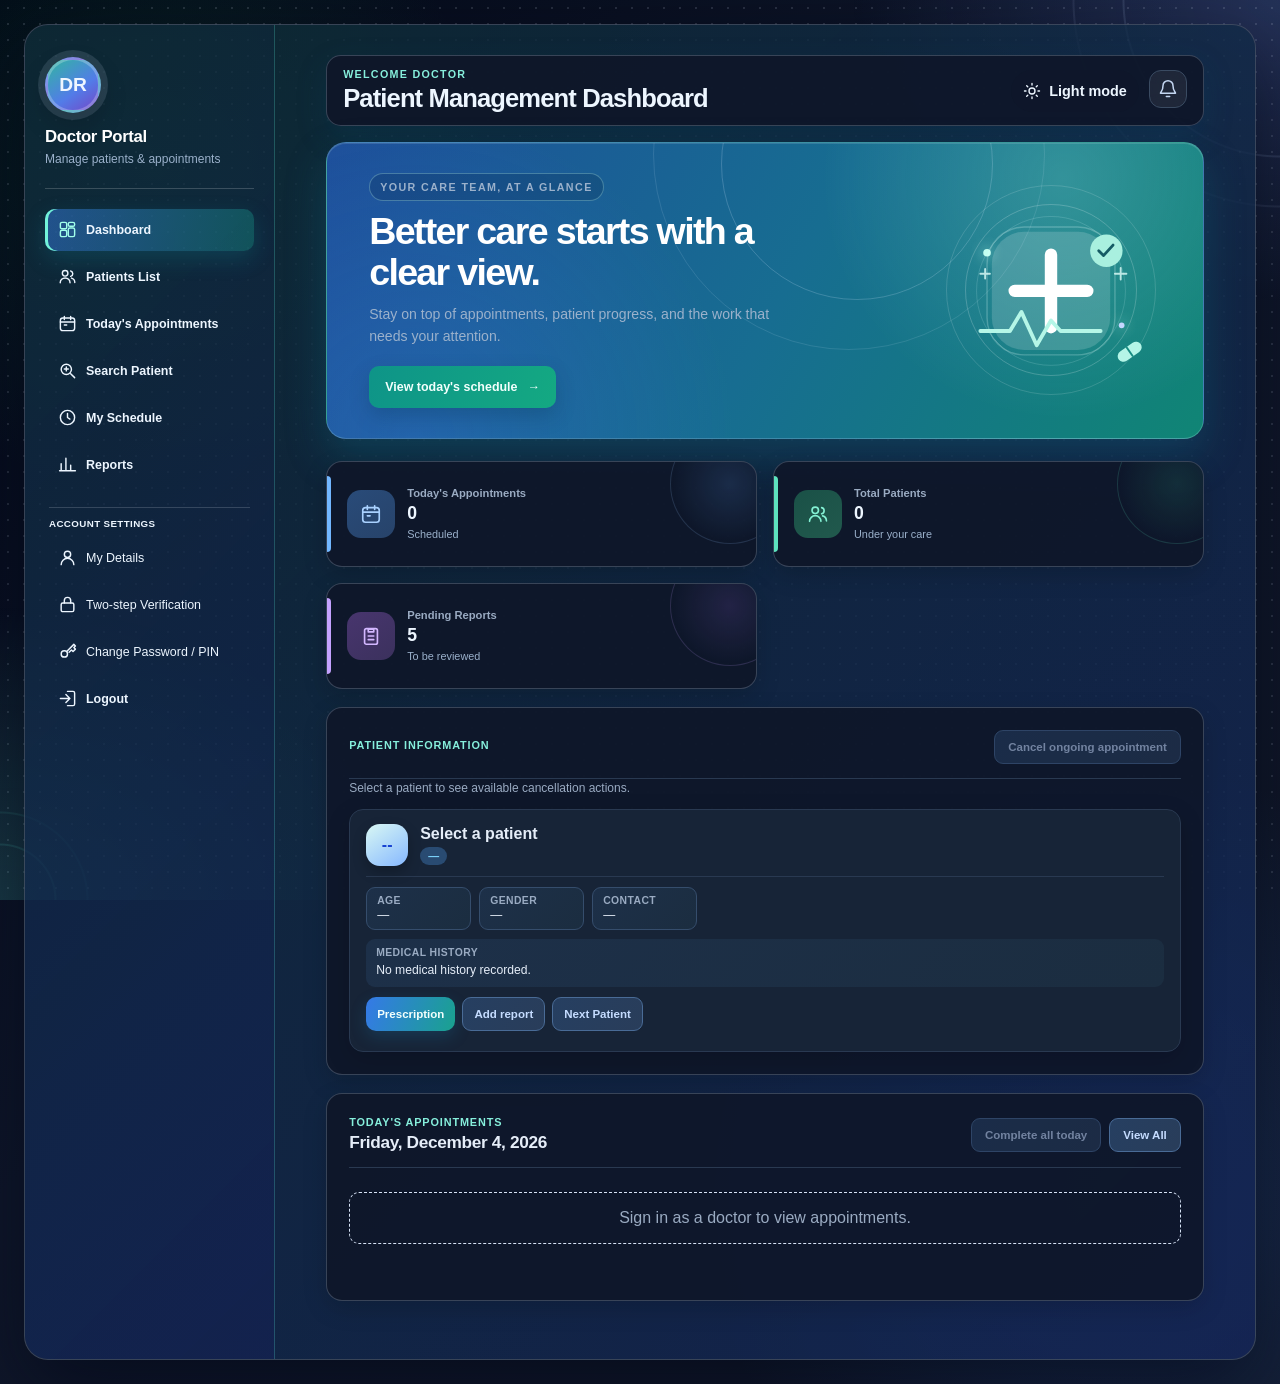
<file: doctor-details-dashboard.html>
<!doctype html>
<html lang="en" data-theme="dark">
<head>
    <meta charset="utf-8">
    <meta name="viewport" content="width=device-width, initial-scale=1">
    <title>Doctor Dashboard - Patient Management</title>
    <link rel="stylesheet" href="doctor-details-dashboard.css?v=20261007">
    <link rel="stylesheet" href="site-motion.css?v=20261005">
    <script src="api.js"></script>
</head>
<body>
    <main class="dashboard-shell">
        <aside class="sidebar">
            <div class="doctor-avatar doctor-avatar-large" aria-hidden="true">DR</div>
            <h1>Doctor Portal</h1>
            <p class="credentials">Manage patients & appointments</p>
            <div class="sidebar-rule"></div>
            <nav aria-label="Doctor Dashboard navigation">
                <a class="active" href="#dashboard"><span><svg viewBox="0 0 24 24" aria-hidden="true"><rect x="3" y="3" width="8" height="8" rx="2"/><rect x="13" y="3" width="8" height="5" rx="2"/><rect x="13" y="10" width="8" height="11" rx="2"/><rect x="3" y="13" width="8" height="8" rx="2"/></svg></span>Dashboard</a>
                <a href="#patientListModal" onclick="openPatientList(event)"><span><svg viewBox="0 0 24 24" aria-hidden="true"><circle cx="9" cy="8" r="3.5"/><path d="M2.8 20a6.2 6.2 0 0 1 12.4 0M16 5a3.5 3.5 0 0 1 0 6.8M17 14a5.7 5.7 0 0 1 4.2 5.5"/></svg></span>Patients List</a>
                <a href="#today-appointments" onclick="openTodayAppointments(event)"><span><svg viewBox="0 0 24 24" aria-hidden="true"><rect x="3" y="5" width="18" height="16" rx="3"/><path d="M16 3v4M8 3v4M3 10h18M8 14h3"/></svg></span>Today's Appointments</a>
                <a href="#patient-details" onclick="openPatientSearch(event)"><span><svg viewBox="0 0 24 24" aria-hidden="true"><circle cx="10.5" cy="10.5" r="6.5"/><path d="m16 16 5 5M8 10h5M10.5 7.5v5"/></svg></span>Search Patient</a>
                <a href="#schedule" onclick="openSchedule(event)"><span><svg viewBox="0 0 24 24" aria-hidden="true"><circle cx="12" cy="12" r="9"/><path d="M12 7v5l3 2"/></svg></span>My Schedule</a>
                <a href="#reports" onclick="openReports(event)"><span><svg viewBox="0 0 24 24" aria-hidden="true"><path d="M4 20V11M10 20V4M16 20v-7M22 20H2"/></svg></span>Reports</a>
                <div class="sidebar-settings-label">ACCOUNT SETTINGS</div>
                <a class="sidebar-settings-link" href="#my-details" onclick="openMyDetails(event)"><span><svg viewBox="0 0 24 24" aria-hidden="true"><circle cx="12" cy="8" r="4"/><path d="M4 21a8 8 0 0 1 16 0"/></svg></span>My Details</a>
                <a class="sidebar-settings-link" href="#security-settings" onclick="openSecuritySettings(event)"><span><svg viewBox="0 0 24 24" aria-hidden="true"><rect x="4" y="10" width="16" height="11" rx="2"/><path d="M8 10V7a4 4 0 1 1 8 0v3"/></svg></span>Two-step Verification</a>
                <a class="sidebar-settings-link" href="#password-settings" onclick="openPasswordSettings(event)"><span><svg viewBox="0 0 24 24" aria-hidden="true"><circle cx="8" cy="15" r="4"/><path d="m11 12 9-9 2 2-2 2 2 2-3 3-2-2-3 3"/></svg></span>Change Password / PIN</a>
                <a href="loginround2.html"><span><svg viewBox="0 0 24 24" aria-hidden="true"><path d="M10 17l5-5-5-5M15 12H3"/><path d="M12 3h7a2 2 0 0 1 2 2v14a2 2 0 0 1-2 2h-7"/></svg></span>Logout</a>
            </nav>
        </aside>

        <section class="workspace" id="dashboard">
            <header class="topbar">
                <div>
                    <p class="eyebrow">WELCOME DOCTOR</p>
                    <h2>Patient Management Dashboard</h2>
                </div>
                <div class="topbar-tools">
                    <button class="theme-toggle" id="themeToggle" type="button" aria-label="Switch to light mode" title="Switch to light mode">
                        <svg class="theme-icon theme-icon-sun" viewBox="0 0 24 24" aria-hidden="true"><circle cx="12" cy="12" r="4"/><path d="M12 2v2m0 16v2M4.93 4.93l1.42 1.42m11.3 11.3 1.42 1.42M2 12h2m16 0h2M4.93 19.07l1.42-1.42m11.3-11.3 1.42-1.42"/></svg>
                        <svg class="theme-icon theme-icon-moon" viewBox="0 0 24 24" aria-hidden="true"><path d="M20.4 15.3A8.5 8.5 0 0 1 8.7 3.6 8.7 8.7 0 1 0 20.4 15.3Z"/></svg>
                        <span class="theme-toggle-label">Light mode</span>
                    </button>
                    <button class="notification-button" type="button" aria-label="Notifications" title="Notifications">
                        <span class="bell-icon" aria-hidden="true"><svg viewBox="0 0 24 24"><path d="M18 8a6 6 0 0 0-12 0c0 7-3 7-3 9h18c0-2-3-2-3-9M10 21h4"/></svg></span>
                        <span class="notification-count" id="notificationCount" hidden>0</span>
                    </button>
                </div>
            </header>
            <aside class="notification-panel" id="notificationPanel" hidden>
                <div class="notification-panel-heading"><strong>Notifications</strong><button type="button" id="markNotificationsRead">Mark read</button></div>
                <div id="notificationList"><p>No notifications yet.</p></div>
            </aside>

            <section class="welcome-hero" aria-label="Doctor dashboard overview">
                <div class="welcome-copy">
                    <p class="hero-kicker">YOUR CARE TEAM, AT A GLANCE</p>
                    <h2>Better care starts with a clear view.</h2>
                    <p>Stay on top of appointments, patient progress, and the work that needs your attention.</p>
                    <button type="button" onclick="openTodayAppointments()">View today's schedule <span aria-hidden="true">→</span></button>
                </div>
                <div class="hero-art" aria-hidden="true">
                    <span class="hero-orbit hero-orbit-one"></span>
                    <span class="hero-orbit hero-orbit-two"></span>
                    <svg viewBox="0 0 220 180" role="presentation">
                        <circle cx="110" cy="90" r="78" fill="none" stroke="rgba(220,255,250,.16)" stroke-width="1"/>
                        <circle class="hero-art-spark" cx="43" cy="50" r="4" fill="#c4fff1"/>
                        <circle class="hero-art-spark hero-art-spark-late" cx="184" cy="126" r="3" fill="#c4d7ff"/>
                        <path d="M36 72h10m-5-5v10M177 72h12m-6-6v12" stroke="rgba(225,255,250,.8)" stroke-width="2" stroke-linecap="round"/>
                        <g class="hero-art-capsule" transform="rotate(-35 183 43)">
                            <rect x="170" y="35" width="28" height="12" rx="6" fill="#c2fff0" fill-opacity=".92"/>
                            <path d="M184 35v12" stroke="#168b82" stroke-width="2"/>
                        </g>
                        <rect x="48" y="28" width="124" height="124" rx="34" fill="rgba(255,255,255,.16)"/>
                        <rect x="43" y="23" width="134" height="134" rx="39" fill="none" stroke="rgba(229,255,249,.24)" stroke-width="1.5"/>
                        <path d="M110 52v76M72 90h76" stroke="#fff" stroke-width="13" stroke-linecap="round"/>
                        <circle cx="168" cy="48" r="17" fill="#a9f0df"/>
                        <path d="m160 48 5 5 10-11" fill="none" stroke="#155b64" stroke-width="3" stroke-linecap="round" stroke-linejoin="round"/>
                        <path d="M36 132h31l12-20 16 35 15-26 10 11h42" fill="none" stroke="#b5f6e7" stroke-width="4" stroke-linecap="round" stroke-linejoin="round"/>
                    </svg>
                </div>
            </section>

            <section class="metrics" aria-label="Summary metrics">
                <button class="metric metric-action" type="button" onclick="openTodayAppointments()">
                    <div class="metric-icon"><svg viewBox="0 0 24 24" aria-hidden="true"><rect x="3" y="5" width="18" height="16" rx="3"/><path d="M16 3v4M8 3v4M3 10h18M8 14h3"/></svg></div>
                    <div>
                        <span>Today's Appointments</span>
                        <strong id="doctorTodayAppointmentCount">0</strong>
                        <small>Scheduled</small>
                    </div>
                </button>
                <button class="metric metric-action" type="button" onclick="openPatientList()">
                    <div class="metric-icon"><svg viewBox="0 0 24 24" aria-hidden="true"><circle cx="9" cy="8" r="3.5"/><path d="M2.8 20a6.2 6.2 0 0 1 12.4 0M16 5a3.5 3.5 0 0 1 0 6.8M17 14a5.7 5.7 0 0 1 4.2 5.5"/></svg></div>
                    <div>
                        <span>Total Patients</span>
                        <strong id="doctorPatientCount">0</strong>
                        <small>Under your care</small>
                    </div>
                </button>
                <button class="metric metric-action" type="button" onclick="openPendingReports()">
                    <div class="metric-icon"><svg viewBox="0 0 24 24" aria-hidden="true"><rect x="5" y="4" width="14" height="17" rx="2"/><path d="M9 4.5h6v3H9zM9 12h6M9 16h6"/></svg></div>
                    <div>
                        <span>Pending Reports</span>
                        <strong>5</strong>
                        <small>To be reviewed</small>
                    </div>
                </button>
            </section>

            <!-- Patient Details Section -->
            <article class="patient-info-panel panel" id="patient-details">
                <div class="section-heading">
                    <p class="panel-title">Patient Information</p>
                    <button class="btn-small appointment-cancel-button" id="cancelPatientAppointment" type="button" disabled>
                        Cancel ongoing appointment
                    </button>
                </div>
                <p id="cancelAppointmentHint" class="cancel-appointment-hint" role="status" aria-live="polite">
                    Select a patient to see available cancellation actions.
                </p>
                <div class="patient-card">
                    <div class="patient-header">
                        <div class="patient-avatar" id="patientAvatar" aria-hidden="true">--</div>
                        <div class="patient-meta">
                            <h3 id="patientInfoDisplayName">Select a patient</h3>
                            <span class="patient-id-badge" id="patientInfoId">—</span>
                        </div>
                    </div>
                    <div class="patient-quick-facts" aria-label="Patient summary">
                        <span><strong>Age</strong><span id="patientInfoDisplayAge">—</span></span>
                        <span><strong>Gender</strong><span id="patientInfoDisplayGender">—</span></span>
                        <span><strong>Contact</strong><span id="patientInfoDisplayPhone">—</span></span>
                    </div>
                    <div class="patient-history-summary">
                        <strong>Medical history</strong>
                        <p id="patientInfoHistorySummary">No medical history recorded.</p>
                    </div>
                    <div class="patient-info-actions">
                        <button class="btn-primary" type="button" onclick="openNewPrescription()">Prescription</button>
                        <button class="btn-secondary" type="button" onclick="openNewReport()">Add report</button>
                        <button class="btn-secondary" type="button" id="nextPatient">Next Patient</button>
                    </div>
                    <p id="patientInfoMessage" role="status"></p>
                </div>
            </article>

            <!-- Today's Appointments Section -->
            <article class="appointments-panel panel" id="today-appointments">
                <div class="section-heading">
                    <div>
                        <p class="panel-title">Today's Appointments</p>
                        <h3 id="appointmentsDateHeading">Loading schedule...</h3>
                    </div>
                    <div class="today-appointment-actions">
                        <button type="button" class="btn-small" id="completeAllTodayButton" onclick="openCompleteTodayConfirmation()" disabled>Complete all today</button>
                        <button type="button" class="btn-secondary" onclick="openTodayAppointments()">View All</button>
                    </div>
                </div>
                <div class="appointments-list" id="doctorAppointmentsList">
                    <p class="appointment-empty">Loading appointments…</p>
                </div>
                <p class="appointment-action-message" id="appointmentActionMessage" role="status"></p>
            </article>

            <article class="account-settings-panel panel" id="my-details" hidden>
                <button class="settings-popup-close" type="button" onclick="closeAccountPopup('my-details')">×</button>
                <div class="section-heading"><p class="panel-title">My Details</p></div>
                <p class="settings-popup-intro">Name and phone are required. Other profile fields are optional; leaving one blank keeps its current value.</p>
                <form id="profileForm" class="profile-form">
                    <label>Name<input id="profileName" required></label>
                    <label>Phone<input id="profilePhone" type="tel" required></label>
                    <label>Email<input id="profileEmail" type="email"></label>
                    <label>Doctor type<input id="profileDoctorType"></label>
                    <label>License number<input id="profileLicenseNumber"></label>
                    <label>Department<input id="profileDepartment"></label>
                    <label>Specialization<input id="profileSpecialization"></label>
                    <label>Qualification<input id="profileQualification"></label>
                    <label>Experience<input id="profileExperience" type="number" min="0"></label>
                    <label>Hospital or clinic<input id="profileHospital"></label>
                    <label>Clinic address<input id="profileAddress"></label>
                    <button class="btn-primary profile-save-button" type="submit">Save Updates</button>
                    <p id="profileStatus" role="status"></p>
                </form>
            </article>

            <article class="account-settings-panel panel" id="security-settings" hidden>
                <button class="settings-popup-close" type="button" onclick="closeAccountPopup('security-settings')">×</button>
                <div class="section-heading"><p class="panel-title">Two-step Password Verification</p></div>
                <p class="settings-popup-intro">Use the PIN for simple login. Enable this option to request your account password in a popup after the PIN.</p>
                <label class="security-toggle"><input id="twoStepToggle" type="checkbox"> Enable password verification after PIN</label>
                <p id="securityStatus" role="status"></p>
            </article>

            <article class="account-settings-panel panel" id="password-settings" hidden>
                <button class="settings-popup-close" type="button" onclick="closeAccountPopup('password-settings')">×</button>
                <div class="section-heading"><p class="panel-title">Change Password / PIN</p></div>
                <p class="settings-popup-intro">Update the password used on the login page and your optional security PIN.</p>
                <form id="passwordForm" class="profile-form">
                    <label>Current password<input id="currentPassword" type="password" required></label>
                    <label>New password<input id="newPassword" type="password" minlength="8" required></label>
                    <label>Confirm new password<input id="confirmNewPassword" type="password" minlength="8" required></label>
                    <button class="btn-primary" type="submit">Change Login Password</button>
                </form>
                <div class="password-pin-divider"></div>
                <label class="security-otp-label">New security PIN<input id="passwordPopupPin" type="password" inputmode="numeric" maxlength="4" placeholder="4 digits"></label>
                <label class="security-otp-label">Confirm security PIN<input id="passwordPopupPinConfirm" type="password" inputmode="numeric" maxlength="4" placeholder="Repeat PIN"></label>
                <button class="btn-secondary" id="savePopupPin" type="button">Change Security PIN</button>
                <p id="passwordStatus" role="status"></p>
            </article>

        </section>
    </main>

    <div class="modal-overlay clinical-modal" id="prescriptionModal" hidden>
        <section class="modal-content clinical-modal-content" role="dialog" aria-modal="true" aria-labelledby="prescriptionTitle">
            <button class="modal-close" type="button" aria-label="Close prescription" onclick="closeClinicalModal('prescriptionModal')">×</button>
            <div class="modal-header">
                <h2 id="prescriptionTitle">Create prescription</h2>
                <p>For <strong class="clinical-patient-name"></strong></p>
                <span class="modal-art modal-art-prescription" aria-hidden="true">
                    <svg viewBox="0 0 48 48"><rect x="11" y="7" width="26" height="34" rx="6"/><path d="M18 16h12M18 22h12M18 29h5"/><path d="M31 29v9m-4.5-4.5h9"/></svg>
                </span>
            </div>
            <form class="clinical-form" id="prescriptionForm">
                <label>Medicine name<input id="prescriptionMedicine" required autocomplete="off"></label>
                <label>Dosage<input id="prescriptionDosage" required placeholder="For example, 500 mg"></label>
                <label>Frequency<input id="prescriptionFrequency" required placeholder="For example, twice daily"></label>
                <label>Duration<input id="prescriptionDuration" required placeholder="For example, 7 days"></label>
                <p class="clinical-form-status" id="prescriptionFormStatus" role="status"></p>
                <div class="clinical-form-actions">
                    <button class="btn-primary" type="submit">Save prescription</button>
                    <button class="btn-secondary" type="button" onclick="closeClinicalModal('prescriptionModal')">Cancel</button>
                </div>
            </form>
        </section>
    </div>

    <div class="modal-overlay clinical-modal" id="reportModal" hidden>
        <section class="modal-content clinical-modal-content" role="dialog" aria-modal="true" aria-labelledby="reportTitle">
            <button class="modal-close" type="button" aria-label="Close report form" onclick="closeClinicalModal('reportModal')">×</button>
            <div class="modal-header">
                <h2 id="reportTitle">Add lab report</h2>
                <p>For <strong class="clinical-patient-name"></strong></p>
                <span class="modal-art modal-art-report" aria-hidden="true">
                    <svg viewBox="0 0 48 48"><path d="M15 7h13l8 8v25H15a4 4 0 0 1-4-4V11a4 4 0 0 1 4-4Z"/><path d="M27 7v9h9M18 24h12M18 30h12M18 36h7"/></svg>
                </span>
            </div>
            <form class="clinical-form" id="reportForm">
                <label>Report type<input id="reportType" required autocomplete="off" placeholder="For example, blood test"></label>
                <label>Results or notes<textarea id="reportData" rows="4" required></textarea></label>
                <p class="clinical-form-status" id="reportFormStatus" role="status"></p>
                <div class="clinical-form-actions">
                    <button class="btn-primary" type="submit">Save report</button>
                    <button class="btn-secondary" type="button" onclick="closeClinicalModal('reportModal')">Cancel</button>
                </div>
            </form>
        </section>
    </div>

    <div class="modal-overlay" id="patientListModal" hidden>
        <section class="modal-content patient-list-modal" role="dialog" aria-modal="true" aria-labelledby="patientListTitle">
            <button class="modal-close" type="button" aria-label="Close patients list" onclick="closePatientList()">×</button>
            <div class="modal-header">
                <h2 id="patientListTitle">Patients List</h2>
                <input type="search" id="patientListSearch" class="search-input" placeholder="Search by name or ID">
                <span class="modal-art modal-art-patients" aria-hidden="true">
                    <svg viewBox="0 0 48 48"><circle cx="19" cy="17" r="7"/><path d="M6 39a13 13 0 0 1 26 0M33 13a6 6 0 0 1 0 12M34 30a10 10 0 0 1 8 9"/></svg>
                </span>
            </div>
            <div class="modal-body">
                <div class="patients-table" id="patientsTable" aria-live="polite">
                    <p class="appointment-empty">Loading patients...</p>
                </div>
            </div>
        </section>
    </div>

    <div class="modal-overlay" id="patientVisitsModal" hidden>
        <section class="modal-content patient-visits-modal" role="dialog" aria-modal="true" aria-labelledby="patientVisitsTitle">
            <button class="modal-close" type="button" aria-label="Close visit history" onclick="closePatientVisits()">×</button>
            <div class="modal-header">
                <h2 id="patientVisitsTitle">Completed visits</h2>
                <p id="patientVisitsPatientName"></p>
                <span class="modal-art modal-art-visits" aria-hidden="true">
                    <svg viewBox="0 0 48 48"><rect x="8" y="11" width="32" height="30" rx="6"/><path d="M16 7v8m16-8v8M8 20h32M16 27h6m4 0 3 3 6-7"/></svg>
                </span>
            </div>
            <div class="modal-body">
                <div class="completed-visits-list" id="completedVisitsList" aria-live="polite">
                    <p class="appointment-empty">Loading completed visits…</p>
                </div>
            </div>
        </section>
    </div>

    <div class="modal-overlay" id="completeTodayModal" hidden>
        <section class="modal-content complete-today-modal" role="dialog" aria-modal="true" aria-labelledby="completeTodayTitle">
            <button class="modal-close" type="button" aria-label="Cancel completing today's appointments" onclick="closeCompleteTodayConfirmation()">×</button>
            <div class="modal-header">
                <h2 id="completeTodayTitle">Complete today's appointments?</h2>
                <p id="completeTodayWarning" role="alert"></p>
                <span class="modal-art modal-art-confirm" aria-hidden="true">
                    <svg viewBox="0 0 48 48"><circle cx="24" cy="24" r="17"/><path d="m15 24 6 6 12-13"/></svg>
                </span>
            </div>
            <form id="completeTodayForm" class="complete-today-form">
                <label for="completeTodayPin">Doctor security PIN</label>
                <input id="completeTodayPin" name="pin" type="password" inputmode="numeric" autocomplete="off" maxlength="4" pattern="[0-9]{4}" required>
                <div class="complete-today-actions">
                    <button class="btn-secondary" type="button" onclick="closeCompleteTodayConfirmation()">Cancel</button>
                    <button class="btn-primary" type="submit">Confirm and complete all</button>
                </div>
                <p id="completeTodayStatus" class="clinical-form-status" role="status"></p>
            </form>
        </section>
    </div>

    <div class="visit-save-toast" id="visitSaveToast" role="status" aria-live="polite" hidden></div>

    <!-- Patient Detail Modal -->
    <div class="modal-overlay" id="patientDetailModal" hidden>
        <section class="modal-content patient-detail-modal" role="dialog" aria-modal="true">
            <button class="modal-close" type="button" aria-label="Close modal" onclick="closePatientDetail()">×</button>
            <div class="modal-header">
                <h2>Patient Details</h2>
                <span class="modal-art modal-art-patients" aria-hidden="true">
                    <svg viewBox="0 0 48 48"><circle cx="19" cy="17" r="7"/><path d="M6 39a13 13 0 0 1 26 0M33 13a6 6 0 0 1 0 12M34 30a10 10 0 0 1 8 9"/></svg>
                </span>
            </div>
            <div class="modal-body">
                <div class="patient-detail-section">
                    <h3>Personal Information</h3>
                    <div class="info-grid">
                        <div><strong>Full Name:</strong> <span id="patientName">-</span></div>
                        <div><strong>Patient ID:</strong> <span id="patientID">-</span></div>
                        <div><strong>Gender:</strong> <span>Male</span></div>
                    </div>
                </div>

                <div class="patient-detail-section">
                    <h3>Contact Information</h3>
                    <div class="info-grid">
                        <div><strong>Phone:</strong> <span>+91 98765 43210</span></div>
                        <div><strong>Email:</strong> <span>sanath.deo@example.com</span></div>
                        <div><strong>Address:</strong> <span>New Delhi, India</span></div>
                    </div>
                </div>

                <div class="patient-detail-section">
                    <h3>Medical History</h3>
                    <ul class="medical-list">
                        <li>Hypertension (controlled)</li>
                        <li>Diabetes Type 2</li>
                        <li>Previous Appendectomy (2015)</li>
                        <li>Drug Allergy: Penicillin</li>
                    </ul>
                </div>

                <div class="patient-detail-section">
                    <h3>Recent Visits</h3>
                    <div class="visit-list">
                        <div class="visit-item">
                            <strong>21 December 2026</strong>
                            <small>General Consultation - Dr. Name</small>
                        </div>
                        <div class="visit-item">
                            <strong>15 December 2026</strong>
                            <small>Follow-up Checkup - Dr. Name</small>
                        </div>
                    </div>
                </div>
            </div>
            <div class="modal-footer">
                <button class="btn-secondary" type="button" onclick="closePatientDetail()">Close</button>
                <button class="btn-primary" type="button" onclick="openNewPrescription()">Add Prescription</button>
            </div>
        </section>
    </div>

    <script>
        // Navigation functions
        function openPatientList(e) {
            if (e) e.preventDefault();
            document.getElementById('patientListModal').hidden = false;
            renderPatientList();
        }

        function closePatientList() {
            document.getElementById('patientListModal').hidden = true;
        }

        function closePatientVisits() {
            document.getElementById('patientVisitsModal').hidden = true;
        }

        function openTodayAppointments(e) {
            if (e) e.preventDefault();
            document.getElementById('today-appointments').scrollIntoView({ behavior: 'smooth' });
        }

        function openPatientSearch(e) {
            if (e) e.preventDefault();
            document.getElementById('patient-details').scrollIntoView({ behavior: 'smooth' });
        }

        function openSchedule(e) {
            if (e) e.preventDefault();
            alert('Schedule view coming soon');
        }

        function openReports(e) {
            if (e) e.preventDefault();
            alert('Reports view coming soon');
        }

        const accountRole = sessionStorage.getItem('samanRole') || 'doctor';
        const accountIdentifier = sessionStorage.getItem('samanIdentifier') || '';
        let securityChallengeId = '';

        function openMyDetails(e) {
            if (e) e.preventDefault();
            document.getElementById('my-details').hidden = false;
        }

        function openSecuritySettings(e) {
            if (e) e.preventDefault();
            document.getElementById('security-settings').hidden = false;
        }

        function openPasswordSettings(e) {
            if (e) e.preventDefault();
            document.getElementById('password-settings').hidden = false;
        }

        function closeAccountPopup(id) {
            document.getElementById(id).hidden = true;
        }

        async function loadAccountSettings() {
            if (!accountIdentifier) return;
            const profileResponse = await fetch(`${API.baseUrl}/profile`, {
                method: 'POST', headers: { 'Content-Type': 'application/json' },
                body: JSON.stringify({ action: 'get', role: accountRole, identifier: accountIdentifier })
            });
            if (profileResponse.ok) {
                const profile = (await profileResponse.json()).profile;
                document.getElementById('profileName').value = profile.name || '';
                document.getElementById('profilePhone').value = profile.phone || '';
                document.getElementById('profileEmail').value = profile.email || '';
                document.getElementById('profileDoctorType').value = profile.doctor_type || '';
                document.getElementById('profileLicenseNumber').value = profile.license_number || '';
                document.getElementById('profileDepartment').value = profile.department || '';
                document.getElementById('profileSpecialization').value = profile.specialization || '';
                document.getElementById('profileQualification').value = profile.qualification || '';
                document.getElementById('profileExperience').value = profile.experience || '';
                document.getElementById('profileHospital').value = profile.hospital || '';
                document.getElementById('profileAddress').value = profile.clinic_address || profile.address || '';
            }
            const securityResponse = await fetch(`${API.baseUrl}/security`, {
                method: 'POST', headers: { 'Content-Type': 'application/json' },
                body: JSON.stringify({ action: 'get', role: accountRole, identifier: accountIdentifier })
            });
            if (securityResponse.ok) {
                document.getElementById('twoStepToggle').checked = (await securityResponse.json()).two_step_enabled;
            }
        }

        document.getElementById('profileForm').addEventListener('submit', async event => {
            event.preventDefault();
            try {
                const response = await fetch(`${API.baseUrl}/profile`, {
                    method: 'POST', headers: { 'Content-Type': 'application/json' },
                    body: JSON.stringify({
                    action: 'update', role: accountRole, identifier: accountIdentifier,
                    name: document.getElementById('profileName').value,
                    phone: document.getElementById('profilePhone').value,
                    email: document.getElementById('profileEmail').value,
                    doctor_type: document.getElementById('profileDoctorType').value,
                    license_number: document.getElementById('profileLicenseNumber').value,
                    department: document.getElementById('profileDepartment').value,
                    specialization: document.getElementById('profileSpecialization').value,
                    qualification: document.getElementById('profileQualification').value,
                    experience: document.getElementById('profileExperience').value,
                    hospital: document.getElementById('profileHospital').value,
                    clinic_address: document.getElementById('profileAddress').value
                    })
                });
                const result = await response.json();
                document.getElementById('profileStatus').textContent = response.ok
                    ? 'Details updated successfully.'
                    : (result.message || 'Could not update details. The phone number may already belong to another account.');
            } catch (error) {
                document.getElementById('profileStatus').textContent = 'Cannot connect to the Python backend.';
            }
        });

        document.getElementById('twoStepToggle').addEventListener('change', async event => {
            if (event.target.checked) {
                document.getElementById('securityStatus').textContent = 'Password verification enabled after PIN.';
            }
            const response = await fetch(`${API.baseUrl}/security`, {
                method: 'POST', headers: { 'Content-Type': 'application/json' },
                body: JSON.stringify({ action: 'update', role: accountRole, identifier: accountIdentifier, enabled: event.target.checked })
            });
            document.getElementById('securityStatus').textContent = response.ok
                ? 'Two-step verification setting saved.' : 'Could not save security setting.';
        });

        document.getElementById('passwordForm').addEventListener('submit', async event => {
            event.preventDefault();
            const newPassword = document.getElementById('newPassword').value;
            if (newPassword !== document.getElementById('confirmNewPassword').value) {
                document.getElementById('passwordStatus').textContent = 'New passwords do not match.';
                return;
            }
            const response = await fetch(`${API.baseUrl}/account-password`, {
                method: 'POST', headers: { 'Content-Type': 'application/json' },
                body: JSON.stringify({
                    role: accountRole, identifier: accountIdentifier,
                    current_password: document.getElementById('currentPassword').value,
                    new_password: newPassword
                })
            });
            const result = await response.json();
            document.getElementById('passwordStatus').textContent = result.message;
            if (response.ok) document.getElementById('passwordForm').reset();
        });

        document.getElementById('savePopupPin').addEventListener('click', async () => {
            const pin = document.getElementById('passwordPopupPin').value;
            const confirmation = document.getElementById('passwordPopupPinConfirm').value;
            if (!/^\d{4}$/.test(pin) || pin !== confirmation) {
                document.getElementById('passwordStatus').textContent = 'Enter matching 4-digit PINs.';
                return;
            }
            const response = await fetch(`${API.baseUrl}/security/set-pin`, {
                method: 'POST', headers: { 'Content-Type': 'application/json' },
                body: JSON.stringify({ role: accountRole, identifier: accountIdentifier, pin })
            });
            const result = await response.json();
            document.getElementById('passwordStatus').textContent = result.message;
            if (response.ok) {
                document.getElementById('passwordPopupPin').value = '';
                document.getElementById('passwordPopupPinConfirm').value = '';
                document.getElementById('twoStepToggle').checked = true;
            }
        });

        loadAccountSettings();

        const doctorIdentifier = sessionStorage.getItem('samanIdentifier') || '';
        let doctorAppointments = [];
        let visitToastTimeout = null;
        const notificationButton = document.querySelector('.notification-button');
        const notificationPanel = document.getElementById('notificationPanel');
        const notificationList = document.getElementById('notificationList');
        const notificationCount = document.getElementById('notificationCount');
        const themeToggle = document.getElementById('themeToggle');

        function updateThemeToggle() {
            const isLight = document.documentElement.dataset.theme === 'light';
            const label = `${isLight ? 'Dark' : 'Light'} mode`;
            themeToggle.setAttribute('aria-label', `Switch to ${label.toLowerCase()}`);
            themeToggle.title = `Switch to ${label.toLowerCase()}`;
            themeToggle.querySelector('.theme-toggle-label').textContent = label;
        }

        themeToggle.addEventListener('click', () => {
            const nextTheme = document.documentElement.dataset.theme === 'light' ? 'dark' : 'light';
            document.documentElement.dataset.theme = nextTheme;
            localStorage.setItem('doctor-dashboard-theme', nextTheme);
            updateThemeToggle();
        });
        updateThemeToggle();

        async function loadNotifications() {
            if (!doctorIdentifier) return;
            const response = await fetch(`${API.baseUrl}/notifications`, {
                method: 'POST', headers: { 'Content-Type': 'application/json' },
                body: JSON.stringify({ recipient_id: doctorIdentifier })
            });
            if (!response.ok) return;
            const data = await response.json();
            notificationCount.textContent = data.unread;
            notificationCount.hidden = !data.unread;
            notificationList.innerHTML = data.notifications.length
                ? data.notifications.map(item => `<p class="notification-item">${item.message}<small>${new Date(item.created_at).toLocaleString()}</small></p>`).join('')
                : '<p>No notifications yet.</p>';
        }

        notificationButton.addEventListener('click', () => {
            notificationPanel.hidden = !notificationPanel.hidden;
            if (!notificationPanel.hidden) loadNotifications();
        });
        document.getElementById('markNotificationsRead').addEventListener('click', async () => {
            await fetch(`${API.baseUrl}/notifications`, { method: 'POST', headers: { 'Content-Type': 'application/json' }, body: JSON.stringify({ action: 'mark_read', recipient_id: doctorIdentifier }) });
            loadNotifications();
        });
        loadNotifications();

        function todayStamp() {
            const today = new Date();
            return `${today.getFullYear()}-${String(today.getMonth() + 1).padStart(2, '0')}-${String(today.getDate()).padStart(2, '0')}`;
        }

        function showVisitSaveToast(message) {
            const toast = document.getElementById('visitSaveToast');
            toast.textContent = message;
            toast.hidden = false;
            clearTimeout(visitToastTimeout);
            visitToastTimeout = setTimeout(() => {
                toast.hidden = true;
                toast.textContent = '';
            }, 4000);
        }

        function openCompleteTodayConfirmation() {
            const today = todayStamp();
            const activeAppointments = doctorAppointments.filter(appointment =>
                appointment.appointment_date === today
                && !['completed', 'cancelled'].includes(appointment.status)
            );
            if (!activeAppointments.length) return;

            document.getElementById('completeTodayWarning').textContent =
                `This will mark all ${activeAppointments.length} active appointment(s) scheduled for today as completed. Already completed or cancelled appointments will not change. Please recheck before confirming.`;
            document.getElementById('completeTodayStatus').textContent = '';
            document.getElementById('completeTodayForm').reset();
            document.getElementById('completeTodayModal').hidden = false;
            document.getElementById('completeTodayPin').focus();
        }

        function closeCompleteTodayConfirmation() {
            document.getElementById('completeTodayModal').hidden = true;
            document.getElementById('completeTodayForm').reset();
        }

        async function loadDoctorAppointments() {
            const list = document.getElementById('doctorAppointmentsList');
            const heading = document.getElementById('appointmentsDateHeading');
            heading.textContent = new Date().toLocaleDateString(undefined, {
                weekday: 'long', year: 'numeric', month: 'long', day: 'numeric'
            });
            if (!doctorIdentifier) {
                list.innerHTML = '<p class="appointment-empty">Sign in as a doctor to view appointments.</p>';
                return;
            }

            let appointments;
            try {
                appointments = await API.getAppointmentsByDoctor(doctorIdentifier);
            } catch (error) {
                console.error('Could not refresh the doctor appointment schedule:', error);
                list.innerHTML = '<p class="appointment-empty">Unable to load appointments. Check your connection and retry.</p>';
                return;
            }
            doctorAppointments = appointments;
            syncCancelPatientAppointmentButton();
            const todaysAppointments = doctorAppointments
                .filter(appointment => appointment.appointment_date === todayStamp())
                .sort((first, second) => Number(first.token_number) - Number(second.token_number));
            document.getElementById('completeAllTodayButton').disabled = !todaysAppointments.some(appointment =>
                !['completed', 'cancelled'].includes(appointment.status)
            );
            document.getElementById('doctorTodayAppointmentCount').textContent = todaysAppointments.length;
            document.getElementById('doctorPatientCount').textContent = patientRecords.length;
            list.replaceChildren();
            if (!todaysAppointments.length) {
                list.innerHTML = '<p class="appointment-empty">No appointments booked for today.</p>';
                return;
            }

            todaysAppointments.forEach(appointment => {
                const patient = patientRecords.find(record => record.id === appointment.patient_id);
                const row = document.createElement('div');
                row.className = 'appointment-row';
                const time = document.createElement('div');
                time.className = 'appointment-time';
                time.textContent = appointment.appointment_time || '—';
                const info = document.createElement('div');
                info.className = 'appointment-info';
                const name = document.createElement('strong');
                name.textContent = patient ? patient.name : `Patient ${appointment.patient_id}`;
                const id = document.createElement('span');
                id.className = 'patient-id';
                id.textContent = `ID: ${appointment.patient_id}`;
                const detail = document.createElement('small');
                detail.textContent = `Token #${String(appointment.token_number || '—').padStart(3, '0')} · ${appointment.notes || 'Consultation'}`;
                info.append(name, id, detail);
                const status = document.createElement('div');
                status.className = `appointment-status ${appointment.status || 'scheduled'}`;
                status.textContent = (appointment.status || 'scheduled').replaceAll('_', ' ');
                const viewButton = document.createElement('button');
                viewButton.type = 'button';
                viewButton.className = 'btn-small';
                viewButton.textContent = 'View';
                viewButton.addEventListener('click', () => selectDoctorAppointment(appointment));
                const checkButton = document.createElement('button');
                checkButton.type = 'button';
                checkButton.className = 'btn-small appointment-check-button';
                const appointmentFinished = ['completed', 'cancelled'].includes(appointment.status);
                checkButton.textContent = appointment.status === 'ongoing'
                    ? 'Complete visit' : appointment.status === 'completed' ? 'Completed' : 'Check patient';
                checkButton.disabled = appointmentFinished;
                checkButton.addEventListener('click', () => appointment.status === 'ongoing'
                    ? completeDoctorAppointment(appointment) : checkDoctorAppointment(appointment));
                row.append(time, info, status, viewButton, checkButton);
                list.append(row);
            });
        }

        async function selectDoctorAppointment(appointment) {
            const patient = await API.getPatient(appointment.patient_id);
            if (patient) fillPatientInfo(patient);
            else selectedPatientId = String(appointment.patient_id || '').trim();
            selectedOngoingAppointmentId = appointment.status === 'ongoing' ? String(appointment.id) : '';
            syncCancelPatientAppointmentButton();
            document.getElementById('appointmentActionMessage').textContent =
                `Token #${String(appointment.token_number || '—').padStart(3, '0')} · ${(appointment.status || 'scheduled').replaceAll('_', ' ')}.`;
            document.getElementById('patient-details').scrollIntoView({ behavior: 'smooth' });
        }

        function syncCancelPatientAppointmentButton() {
            const button = document.getElementById('cancelPatientAppointment');
            const ongoingAppointments = doctorAppointments.filter(appointment =>
                String(appointment.patient_id || '').trim() === String(selectedPatientId || '').trim()
                && String(appointment.status || '').trim().toLowerCase() === 'ongoing'
            );
            const selectedAppointment = ongoingAppointments.find(
                appointment => String(appointment.id) === selectedOngoingAppointmentId
            );
            if (selectedAppointment) {
                button.disabled = false;
                button.title = 'Cancel the selected ongoing appointment.';
                document.getElementById('cancelAppointmentHint').textContent = '';
                return;
            }

            selectedOngoingAppointmentId = ongoingAppointments.length === 1
                ? String(ongoingAppointments[0].id)
                : '';
            button.disabled = !selectedOngoingAppointmentId;
            button.title = selectedOngoingAppointmentId
                ? 'Cancel the selected ongoing appointment.'
                : ongoingAppointments.length > 1
                    ? 'Select the ongoing appointment from today’s schedule first.'
                    : 'There is no ongoing appointment for the selected patient.';
            document.getElementById('cancelAppointmentHint').textContent = selectedOngoingAppointmentId
                ? ''
                : ongoingAppointments.length > 1
                    ? 'More than one appointment is ongoing. Select the appointment from today’s schedule first.'
                    : selectedPatientId
                        ? 'There is no ongoing appointment for this patient. Check in the appointment before cancelling it.'
                        : 'Select a patient to see available cancellation actions.';
        }

        async function selectPatientForDashboard(patient) {
            fillPatientInfo(patient);
            await loadDoctorAppointments();
            document.getElementById('patient-details').scrollIntoView({ behavior: 'smooth' });
        }

        async function cancelSelectedPatientAppointment() {
            const appointment = doctorAppointments.find(item =>
                String(item.id) === selectedOngoingAppointmentId
                && String(item.patient_id) === String(selectedPatientId)
                && String(item.status || '').trim().toLowerCase() === 'ongoing'
            );
            if (!appointment) {
                syncCancelPatientAppointmentButton();
                return;
            }
            const patient = patientRecords.find(record => record.id === selectedPatientId);
            const token = `#${String(appointment.token_number || '—').padStart(3, '0')}`;
            if (!window.confirm(`Cancel ongoing appointment ${token} for ${patient?.name || selectedPatientId}?`)) return;

            const button = document.getElementById('cancelPatientAppointment');
            button.disabled = true;
            try {
                const updated = await API.updateAppointmentStatus(
                    appointment.id,
                    'cancelled',
                    { doctor_id: doctorIdentifier }
                );
                if (!updated) {
                    document.getElementById('patientInfoMessage').textContent =
                        'Could not cancel this ongoing appointment. Refresh and try again.';
                    return;
                }
                selectedOngoingAppointmentId = '';
                document.getElementById('patientInfoMessage').textContent = `Ongoing appointment ${token} cancelled.`;
                await Promise.all([loadDoctorAppointments(), loadNotifications()]);
            } catch (error) {
                console.error('Could not cancel ongoing appointment:', error);
                document.getElementById('patientInfoMessage').textContent =
                    error.message || 'Could not cancel this ongoing appointment. Refresh and try again.';
            } finally {
                syncCancelPatientAppointmentButton();
            }
        }

        document.getElementById('cancelPatientAppointment')
            .addEventListener('click', cancelSelectedPatientAppointment);

        async function registerAppointmentAttendance(appointment) {
            const date = appointment.appointment_date;
            const attendance = await API.getAttendance(doctorIdentifier, date);
            if (attendance.some(record => record.patient_id === appointment.patient_id)) return true;
            return API.addAttendance({
                doctor_id: doctorIdentifier,
                patient_id: appointment.patient_id,
                check_in_time: new Date().toLocaleTimeString([], { hour: '2-digit', minute: '2-digit' }),
                check_out_time: null,
                duration_minutes: 0,
                date
            });
        }

        async function checkDoctorAppointment(appointment) {
            try {
                const updated = await API.updateAppointmentStatus(appointment.id, 'ongoing', { doctor_id: doctorIdentifier });
                if (!updated) {
                    document.getElementById('appointmentActionMessage').textContent = 'Could not check in this appointment. Refresh and try again.';
                    return;
                }
                await selectDoctorAppointment(updated);
                document.getElementById('appointmentActionMessage').textContent = `Token #${String(updated.token_number).padStart(3, '0')} is now being seen.`;
                if (!await registerAppointmentAttendance(updated)) {
                    document.getElementById('appointmentActionMessage').textContent += ' Attendance could not be recorded.';
                }
                await Promise.all([loadDoctorAppointments(), loadNotifications()]);
            } catch (error) {
                console.error('Could not check in appointment:', error);
                document.getElementById('appointmentActionMessage').textContent =
                    error.message || 'Could not check in this appointment. Refresh and try again.';
            }
        }

        async function completeDoctorAppointment(appointment) {
            try {
                const updated = await API.updateAppointmentStatus(appointment.id, 'completed', { doctor_id: doctorIdentifier });
                if (!updated) {
                    document.getElementById('appointmentActionMessage').textContent = 'Could not complete this visit. Refresh and try again.';
                    return;
                }
                document.getElementById('appointmentActionMessage').textContent =
                    `Token #${String(updated.token_number).padStart(3, '0')} completed. Add or edit the visit summary from Patients List.`;
                await Promise.all([loadDoctorAppointments(), loadNotifications()]);
                if (!document.getElementById('patientVisitsModal').hidden
                    && document.getElementById('patientVisitsModal').dataset.patientId === updated.patient_id) {
                    await openPatientVisits(updated.patient_id);
                }
            } catch (error) {
                console.error('Could not complete appointment:', error);
                document.getElementById('appointmentActionMessage').textContent =
                    error.message || 'Could not complete this visit. Refresh and try again.';
            }
        }

        document.getElementById('completeTodayForm').addEventListener('submit', async event => {
            event.preventDefault();
            const form = event.currentTarget;
            const pinInput = form.elements.pin;
            const submitButton = form.querySelector('[type="submit"]');
            const status = document.getElementById('completeTodayStatus');
            submitButton.disabled = true;
            status.textContent = 'Verifying PIN and completing appointments...';
            try {
                const completedCount = await API.completeTodaysAppointments(
                    doctorIdentifier,
                    todayStamp(),
                    pinInput.value
                );
                closeCompleteTodayConfirmation();
                showVisitSaveToast(
                    completedCount
                        ? `${completedCount} appointment(s) completed. Have a good day, thank you!`
                        : 'No active appointments remained to complete.'
                );
                await loadDoctorAppointments();
                loadNotifications().catch(error => console.error('Could not refresh notifications:', error));
            } catch (error) {
                console.error('Could not complete today appointments:', error);
                status.textContent = error.message || 'Could not complete today appointments. Try again.';
            } finally {
                pinInput.value = '';
                submitButton.disabled = false;
            }
        });

        function openPatientDetail(patientId) {
            const modal = document.getElementById('patientDetailModal');
            document.getElementById('patientName').textContent = patientId === 'P100245' ? 'Sanath Deo' : 'Patient Name';
            document.getElementById('patientID').textContent = patientId;
            modal.hidden = false;
        }

        function closePatientDetail() {
            document.getElementById('patientDetailModal').hidden = true;
        }

        let patientRecords = [];
        let patientIndex = 0;
        let selectedPatientId = '';
        let selectedOngoingAppointmentId = '';

        function renderPatientList() {
            const table = document.getElementById('patientsTable');
            const search = document.getElementById('patientListSearch').value.trim().toLowerCase();
            const matches = patientRecords.filter(patient =>
                [patient.name, patient.id, patient.phone].some(value =>
                    String(value || '').toLowerCase().includes(search)
                )
            );
            table.replaceChildren();
            const header = document.createElement('div');
            header.className = 'table-header';
            ['Patient Name', 'ID', 'Contact', 'Age', 'Status', 'Action'].forEach(label => {
                const cell = document.createElement('div');
                cell.textContent = label;
                header.append(cell);
            });
            table.append(header);
            if (!matches.length) {
                const empty = document.createElement('p');
                empty.className = 'appointment-empty';
                empty.textContent = patientRecords.length ? 'No patients match your search.' : 'No patients are registered yet.';
                table.append(empty);
                return;
            }

            matches.forEach(patient => {
                const row = document.createElement('div');
                row.className = 'table-row';
                [patient.name || 'Patient', patient.id || '—', patient.phone || '—', patient.age ?? '—', 'Registered']
                    .forEach(value => {
                        const cell = document.createElement('div');
                        cell.textContent = String(value);
                        row.append(cell);
                    });
                const actionCell = document.createElement('div');
                actionCell.className = 'patient-list-row-actions';
                const selectButton = document.createElement('button');
                selectButton.type = 'button';
                selectButton.className = 'btn-small';
                selectButton.textContent = 'Select';
                selectButton.addEventListener('click', () => {
                    patientIndex = patientRecords.findIndex(item => item.id === patient.id);
                    closePatientList();
                    selectPatientForDashboard(patient).catch(error => {
                        console.error('Could not refresh appointments for selected patient:', error);
                        document.getElementById('patientInfoMessage').textContent =
                            'Could not refresh appointments. Check your connection and try again.';
                    });
                });
                const visitsButton = document.createElement('button');
                visitsButton.type = 'button';
                visitsButton.className = 'btn-small';
                visitsButton.textContent = 'Visits';
                visitsButton.setAttribute('aria-label', `Completed visits for ${patient.name || patient.id}`);
                visitsButton.addEventListener('click', () => openPatientVisits(patient.id));
                actionCell.append(selectButton, visitsButton);
                row.append(actionCell);
                table.append(row);
            });
        }

        document.getElementById('patientListSearch').addEventListener('input', renderPatientList);

        async function openPatientVisits(patientId) {
            const modal = document.getElementById('patientVisitsModal');
            const visitsList = document.getElementById('completedVisitsList');
            const patient = patientRecords.find(record => record.id === patientId);
            modal.dataset.patientId = patientId;
            document.getElementById('patientVisitsPatientName').textContent =
                patient ? `${patient.name || 'Patient'} · ${patient.id}` : patientId;
            visitsList.replaceChildren();
            const loading = document.createElement('p');
            loading.className = 'appointment-empty';
            loading.textContent = 'Loading completed visits…';
            visitsList.append(loading);
            modal.hidden = false;

            try {
                const appointments = await API.getAppointmentsByPatient(patientId);
                const completedVisits = appointments
                    .filter(appointment => appointment.status === 'completed')
                    .sort((first, second) => `${second.appointment_date} ${second.appointment_time}`
                        .localeCompare(`${first.appointment_date} ${first.appointment_time}`));
                visitsList.replaceChildren();
                if (!completedVisits.length) {
                    const empty = document.createElement('p');
                    empty.className = 'appointment-empty';
                    empty.textContent = 'No completed visits yet.';
                    visitsList.append(empty);
                    return;
                }

                completedVisits.forEach(appointment => {
                    const card = document.createElement('article');
                    card.className = 'completed-visit-card';
                    const heading = document.createElement('div');
                    heading.className = 'completed-visit-heading';
                    const date = document.createElement('strong');
                    const parsedDate = new Date(`${appointment.appointment_date}T00:00:00`);
                    date.textContent = Number.isNaN(parsedDate.getTime())
                        ? appointment.appointment_date || 'Visit'
                        : parsedDate.toLocaleDateString(undefined, { year: 'numeric', month: 'short', day: 'numeric' });
                    const token = document.createElement('span');
                    token.textContent = `Token #${String(appointment.token_number || '—').padStart(3, '0')}`;
                    heading.append(date, token);
                    const visitDetails = document.createElement('p');
                    visitDetails.className = 'completed-visit-details';
                    visitDetails.textContent = `${appointment.appointment_time || 'Time not recorded'} · ${appointment.notes || 'Consultation'}`;
                    const form = document.createElement('form');
                    form.className = 'completed-visit-form';
                    form.dataset.appointmentId = String(appointment.id);
                    const notesLabel = document.createElement('label');
                    notesLabel.textContent = 'Visit summary';
                    const notesInput = document.createElement('textarea');
                    notesInput.name = 'visit_notes';
                    notesInput.rows = 3;
                    notesInput.maxLength = 10000;
                    notesInput.placeholder = 'Add or edit the completed visit summary';
                    notesInput.value = appointment.visit_notes || '';
                    notesLabel.append(notesInput);
                    const pinLabel = document.createElement('label');
                    pinLabel.textContent = 'Doctor security PIN';
                    const pinInput = document.createElement('input');
                    pinInput.name = 'security_pin';
                    pinInput.type = 'password';
                    pinInput.inputMode = 'numeric';
                    pinInput.autocomplete = 'off';
                    pinInput.maxLength = 4;
                    pinInput.pattern = '[0-9]{4}';
                    pinInput.required = true;
                    pinLabel.append(pinInput);
                    const formFooter = document.createElement('div');
                    formFooter.className = 'completed-visit-footer';
                    const saveButton = document.createElement('button');
                    saveButton.type = 'submit';
                    saveButton.className = 'btn-small';
                    saveButton.textContent = 'Save summary';
                    const statusMessage = document.createElement('span');
                    statusMessage.className = 'completed-visit-status';
                    statusMessage.setAttribute('role', 'status');
                    formFooter.append(saveButton, statusMessage);
                    form.append(notesLabel, pinLabel, formFooter);
                    card.append(heading, visitDetails, form);
                    visitsList.append(card);
                });
            } catch (error) {
                console.error('Could not load completed patient visits:', error);
                visitsList.replaceChildren();
                const failure = document.createElement('p');
                failure.className = 'appointment-empty';
                failure.textContent = 'Could not load completed visits. Check your connection and try again.';
                visitsList.append(failure);
            }
        }

        document.getElementById('completedVisitsList').addEventListener('submit', async event => {
            const form = event.target.closest('.completed-visit-form');
            if (!form) return;
            event.preventDefault();
            const saveButton = form.querySelector('[type="submit"]');
            const statusMessage = form.querySelector('.completed-visit-status');
            const pinInput = form.elements.security_pin;
            saveButton.disabled = true;
            statusMessage.textContent = 'Saving…';
            try {
                const updatedAppointment = await API.updateCompletedVisitNotes(
                    form.dataset.appointmentId,
                    doctorIdentifier,
                    form.elements.visit_notes.value,
                    pinInput.value
                );
                closePatientVisits();
                showVisitSaveToast('Visit summary saved. Have a good day, thank you!');
            } catch (error) {
                console.error('Could not save completed visit summary:', error);
                statusMessage.textContent = error.message || 'Could not save summary. Try again.';
            } finally {
                pinInput.value = '';
                saveButton.disabled = false;
            }
        });

        function fillPatientInfo(patient) {
            selectedPatientId = patient.id || '';
            selectedOngoingAppointmentId = '';
            document.getElementById('patientInfoId').textContent = patient.id || '-';
            document.getElementById('patientInfoDisplayName').textContent = patient.name || 'Patient';
            document.getElementById('patientInfoDisplayAge').textContent =
                patient.age !== undefined && patient.age !== null && patient.age !== '' ? `${patient.age} years` : '—';
            document.getElementById('patientInfoDisplayGender').textContent = patient.gender || '—';
            document.getElementById('patientInfoDisplayPhone').textContent = patient.phone || '—';
            document.getElementById('patientInfoHistorySummary').textContent =
                patient.medical_history || 'No medical history recorded.';
            document.getElementById('patientAvatar').textContent = (patient.name || 'P')
                .trim().split(/\s+/).slice(0, 2).map(part => part[0]).join('').toUpperCase();
            document.querySelectorAll('.clinical-patient-name').forEach(element => {
                element.textContent = patient.name || patient.id || 'Selected patient';
            });
            syncCancelPatientAppointmentButton();
        }

        async function loadPatientRecords() {
            patientRecords = await API.getPatients();
            const currentId = document.getElementById('patientInfoId').textContent.trim();
            patientIndex = Math.max(0, patientRecords.findIndex(patient => patient.id === currentId));
            if (patientRecords.length) fillPatientInfo(patientRecords[patientIndex]);
            renderPatientList();
        }

        document.getElementById('nextPatient').addEventListener('click', () => {
            if (!patientRecords.length) return;
            patientIndex = (patientIndex + 1) % patientRecords.length;
            selectPatientForDashboard(patientRecords[patientIndex]).then(() => {
                document.getElementById('patientInfoMessage').textContent =
                    `Showing patient ${patientIndex + 1} of ${patientRecords.length}.`;
            }).catch(error => {
                console.error('Could not refresh appointments for selected patient:', error);
                document.getElementById('patientInfoMessage').textContent =
                    'Could not refresh appointments. Check your connection and try again.';
            });
        });

        loadPatientRecords().then(loadDoctorAppointments);

        function openNewPrescription() {
            if (!selectedPatientId) {
                document.getElementById('patientInfoMessage').textContent = 'Select a patient before adding a prescription.';
                return;
            }
            document.getElementById('prescriptionForm').reset();
            document.getElementById('prescriptionFormStatus').textContent = '';
            document.getElementById('prescriptionModal').hidden = false;
            document.getElementById('prescriptionMedicine').focus();
        }

        function openNewReport() {
            if (!selectedPatientId) {
                document.getElementById('patientInfoMessage').textContent = 'Select a patient before adding a lab report.';
                return;
            }
            document.getElementById('reportForm').reset();
            document.getElementById('reportFormStatus').textContent = '';
            document.getElementById('reportModal').hidden = false;
            document.getElementById('reportType').focus();
        }

        function closeClinicalModal(modalId) {
            document.getElementById(modalId).hidden = true;
        }

        document.getElementById('prescriptionForm').addEventListener('submit', async event => {
            event.preventDefault();
            const submitButton = event.currentTarget.querySelector('[type="submit"]');
            submitButton.disabled = true;
            document.getElementById('prescriptionFormStatus').textContent = 'Saving prescription…';
            try {
                const success = await API.addPrescription({
                    doctor_id: doctorIdentifier,
                    patient_id: selectedPatientId,
                    medicine_name: document.getElementById('prescriptionMedicine').value.trim(),
                    dosage: document.getElementById('prescriptionDosage').value.trim(),
                    frequency: document.getElementById('prescriptionFrequency').value.trim(),
                    duration: document.getElementById('prescriptionDuration').value.trim()
                });
                document.getElementById('prescriptionFormStatus').textContent = success
                    ? 'Prescription saved for this patient.'
                    : 'Prescription could not be saved. Check your connection and try again.';
                if (success) {
                    document.getElementById('patientInfoMessage').textContent = 'Prescription saved to the selected patient’s dashboard.';
                    closeClinicalModal('prescriptionModal');
                }
            } catch (error) {
                console.error('Could not save prescription:', error);
                document.getElementById('prescriptionFormStatus').textContent = 'Unable to save prescription. Check your connection and try again.';
            } finally {
                submitButton.disabled = false;
            }
        });

        document.getElementById('reportForm').addEventListener('submit', async event => {
            event.preventDefault();
            const submitButton = event.currentTarget.querySelector('[type="submit"]');
            submitButton.disabled = true;
            document.getElementById('reportFormStatus').textContent = 'Saving report…';
            try {
                const success = await API.addLabReport({
                    doctor_id: doctorIdentifier,
                    patient_id: selectedPatientId,
                    report_type: document.getElementById('reportType').value.trim(),
                    report_data: document.getElementById('reportData').value.trim()
                });
                document.getElementById('reportFormStatus').textContent = success
                    ? 'Report saved for this patient.'
                    : 'Report could not be saved. Check your connection and try again.';
                if (success) {
                    document.getElementById('patientInfoMessage').textContent = 'Lab report saved to the selected patient’s dashboard.';
                    closeClinicalModal('reportModal');
                }
            } catch (error) {
                console.error('Could not save lab report:', error);
                document.getElementById('reportFormStatus').textContent = 'Unable to save report. Check your connection and try again.';
            } finally {
                submitButton.disabled = false;
            }
        });

        function openPendingReports() {
            alert('Open pending reports - Integration with backend required');
        }

        // Close modal on background click
        document.addEventListener('click', function(e) {
            const modal = document.getElementById('patientDetailModal');
            if (e.target === modal) {
                closePatientDetail();
            }
        });
    </script>
</body>
</html>
</file>
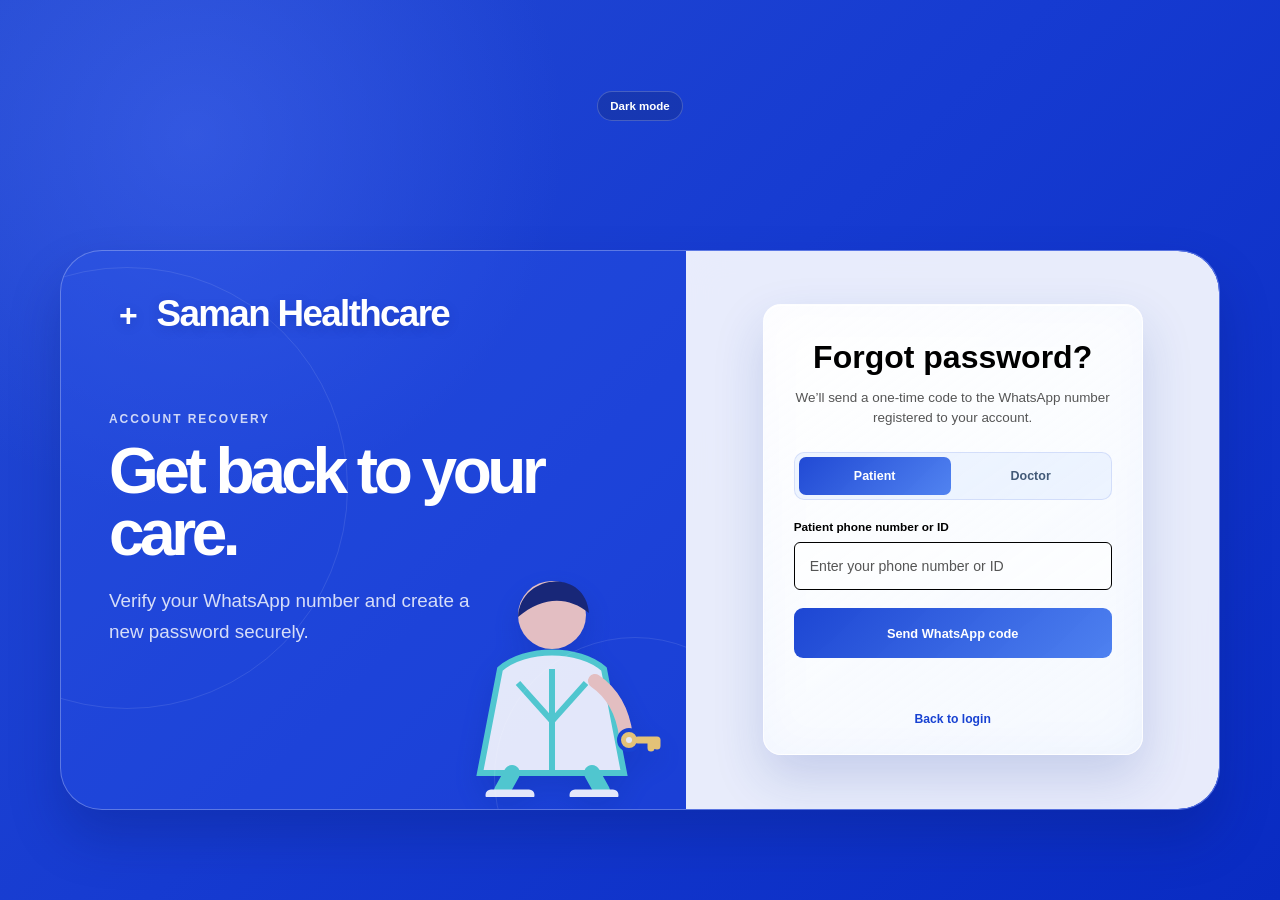
<file: forgotpass.html>
<!doctype html>
<html lang="en">

<head>
	<meta charset="utf-8">
	<meta name="viewport" content="width=device-width, initial-scale=1">
	<title>Saman Healthcare | Forgot Password</title>
	<script src="theme.js"></script>
	<link rel="stylesheet" href="forgotpass.css">
	<link rel="stylesheet" href="site-motion.css?v=20261005">
	<script src="api.js"></script>
</head>

<body>
	<button class="theme-toggle" type="button" data-theme-toggle aria-label="Switch to dark mode">
		<span class="theme-toggle-label">Dark mode</span>
	</button>
	<!-- The reset shell keeps the forgot-password page visually consistent with Login. -->
	<main class="reset-shell">
		<!-- The blue panel carries the same brand and welcome message as Login. -->
		<section class="reset-welcome" aria-label="Saman Healthcare">
			<div class="brand"><span class="brand-mark" aria-hidden="true">+</span> <span class="brand-text">Saman
					Healthcare</span></div>
			<div class="welcome-copy">
				<p class="eyebrow">ACCOUNT RECOVERY</p>
				<h1>Get back to your care.</h1>
				<p>Verify your WhatsApp number and create a new password securely.</p>
			</div>
			<svg class="reset-cartoon" viewBox="0 0 220 240" aria-hidden="true">
				<circle cx="110" cy="58" r="34" fill="#ffd0bf" />
				<path d="M76 60c2-43 67-50 71-4-21-17-46-17-71 4Z" fill="#18246b" />
				<path d="M58 112c25-22 79-22 104 0l20 104H38Z" fill="#fff" stroke="#58d9cf" stroke-width="6" />
				<path d="M110 112v104M76 126l34 38 34-38" fill="none" stroke="#58d9cf" stroke-width="6" />
				<path d="M70 216l-10 18m90-18 10 18" stroke="#58d9cf" stroke-width="16" stroke-linecap="round" />
				<path d="M49 238h38m46 0h38" stroke="#fff" stroke-width="11" stroke-linecap="round" />
				<path d="M153 124c19 13 28 32 31 55" fill="none" stroke="#ffd0bf" stroke-width="14"
					stroke-linecap="round" />
				<circle cx="187" cy="183" r="10" fill="#ffd46b" stroke="#1842d2" stroke-width="4" />
				<circle cx="187" cy="183" r="3" fill="#fff" />
				<path d="M196 183h19m-6 0v8m6-8v6" fill="none" stroke="#ffd46b" stroke-width="7" stroke-linecap="round"
					stroke-linejoin="round" />
			</svg>
		</section>

		<section class="reset-panel">
			<div class="reset-card">
				<h2>Forgot password?</h2>
				<p class="intro-text">We’ll send a one-time code to the WhatsApp number registered to your account.</p>

				<form id="requestForm">
					<div class="role-switch" id="roleSwitch" role="group" aria-label="Account type">
						<button class="active" id="patientRole" type="button" aria-pressed="true">Patient</button>
						<button id="doctorRole" type="button" aria-pressed="false">Doctor</button>
					</div>
					<div class="field">
						<label for="identifier">Patient phone number or ID</label>
						<input id="identifier" type="text" placeholder="Enter your phone number or ID" required>
					</div>
					<div class="field" id="otpField" hidden>
						<label for="otp">WhatsApp verification code</label>
						<input id="otp" type="text" inputmode="numeric" autocomplete="one-time-code" maxlength="6" pattern="[0-9]{6}" placeholder="Enter the 6-digit code">
					</div>
					<button class="primary-button" id="submitButton" type="submit">Send WhatsApp code</button>
				</form>
				<div class="otp-actions" id="otpActions" hidden>
					<button class="text-button" id="resendButton" type="button">Send a new code</button>
					<button class="text-button" id="changeAccountButton" type="button">Change account</button>
				</div>

				<p class="inbox-link" id="localInboxLink" hidden>
					<a href="whatsapp.html#saman-health" target="_blank" rel="noopener">Open Saman Health inbox</a>
				</p>
				<p class="status" id="status" role="status"></p>
				<p class="back-link"><a href="loginround2.html">Back to login</a></p>
			</div>
		</section>
	</main>

	<script>
		let selectedRole = 'patient';
		const patientRole = document.getElementById('patientRole');
		const doctorRole = document.getElementById('doctorRole');
		const roleSwitch = document.getElementById('roleSwitch');
		const requestForm = document.getElementById('requestForm');
		const identifier = document.getElementById('identifier');
		const otpField = document.getElementById('otpField');
		const otpInput = document.getElementById('otp');
		const submitButton = document.getElementById('submitButton');
		const otpActions = document.getElementById('otpActions');
		const resendButton = document.getElementById('resendButton');
		const changeAccountButton = document.getElementById('changeAccountButton');
		const localInboxLink = document.getElementById('localInboxLink');
		const status = document.getElementById('status');
		const backendBase = API.backendBaseUrl;
		let challengeId = null;
		let resendTimer = null;

		function setRole(role) {
			selectedRole = role;
			const isDoctor = role === 'doctor';
			patientRole.classList.toggle('active', !isDoctor);
			doctorRole.classList.toggle('active', isDoctor);
			patientRole.setAttribute('aria-pressed', String(!isDoctor));
			doctorRole.setAttribute('aria-pressed', String(isDoctor));
			identifier.previousElementSibling.textContent = `${isDoctor ? 'Doctor' : 'Patient'} phone number or ID`;
			identifier.placeholder = `Enter your ${isDoctor ? 'doctor' : 'patient'} phone number or ID`;
		}

		patientRole.addEventListener('click', () => setRole('patient'));
		doctorRole.addEventListener('click', () => setRole('doctor'));

		requestForm.addEventListener('submit', async event => {
			event.preventDefault();
			if (!challengeId) {
				await requestWhatsAppCode();
				return;
			}

			status.textContent = 'Verifying your WhatsApp code...';
			submitButton.disabled = true;
			try {
				const response = await fetch(`${backendBase}/api/forgot-password/verify`, {
					method: 'POST',
					headers: { 'Content-Type': 'application/json' },
					body: JSON.stringify({ challenge_id: challengeId, otp: otpInput.value })
				});
				const result = await response.json();
				status.textContent = result.message || 'Could not verify the code.';
				if (response.ok) {
					window.location.href = `resetpassword.html?token=${encodeURIComponent(result.reset_token)}`;
				}
			} catch (error) {
				status.textContent = 'Cannot connect to the Python backend.';
			} finally {
				submitButton.disabled = false;
			}
		});

		async function requestWhatsAppCode() {
			status.textContent = 'Sending a verification code to WhatsApp...';
			submitButton.disabled = true;
			try {
				const response = await fetch(`${backendBase}/api/forgot-password/request`, {
					method: 'POST',
					headers: { 'Content-Type': 'application/json' },
					body: JSON.stringify({
						role: selectedRole,
						identifier: identifier.value
					})
				});
				const result = await response.json();
				status.textContent = result.message || 'Could not send the verification code.';
				if (!response.ok) {
					if (response.status === 429) setResendCooldown(result.retry_after_seconds || 30);
					return;
				}

				challengeId = result.challenge_id;
				roleSwitch.hidden = true;
				identifier.parentElement.hidden = true;
				identifier.required = false;
				otpField.hidden = false;
				otpInput.required = true;
				otpActions.hidden = false;
				submitButton.textContent = 'Verify code';
				otpInput.value = '';
				localInboxLink.hidden = result.delivery_mode !== 'local_preview';
				setResendCooldown(30);
				otpInput.focus();
			} catch (error) {
				status.textContent = 'Cannot connect to the Python backend.';
			} finally {
				submitButton.disabled = false;
			}
		}

		function setResendCooldown(seconds) {
			clearInterval(resendTimer);
			let remaining = Math.max(0, seconds);
			resendButton.disabled = remaining > 0;
			resendButton.textContent = remaining ? `Send a new code in ${remaining}s` : 'Send a new code';
			if (!remaining) return;

			resendTimer = setInterval(() => {
				remaining -= 1;
				resendButton.textContent = remaining ? `Send a new code in ${remaining}s` : 'Send a new code';
				resendButton.disabled = remaining > 0;
				if (!remaining) clearInterval(resendTimer);
			}, 1000);
		}

		resendButton.addEventListener('click', requestWhatsAppCode);
		changeAccountButton.addEventListener('click', () => {
			clearInterval(resendTimer);
			challengeId = null;
			roleSwitch.hidden = false;
			identifier.parentElement.hidden = false;
			identifier.required = true;
			otpField.hidden = true;
			otpActions.hidden = true;
			localInboxLink.hidden = true;
			otpInput.required = false;
			resendButton.disabled = false;
			resendButton.textContent = 'Send a new code';
			submitButton.textContent = 'Send WhatsApp code';
			status.textContent = '';
			identifier.focus();
		});
	</script>
</body>

</html>
</file>
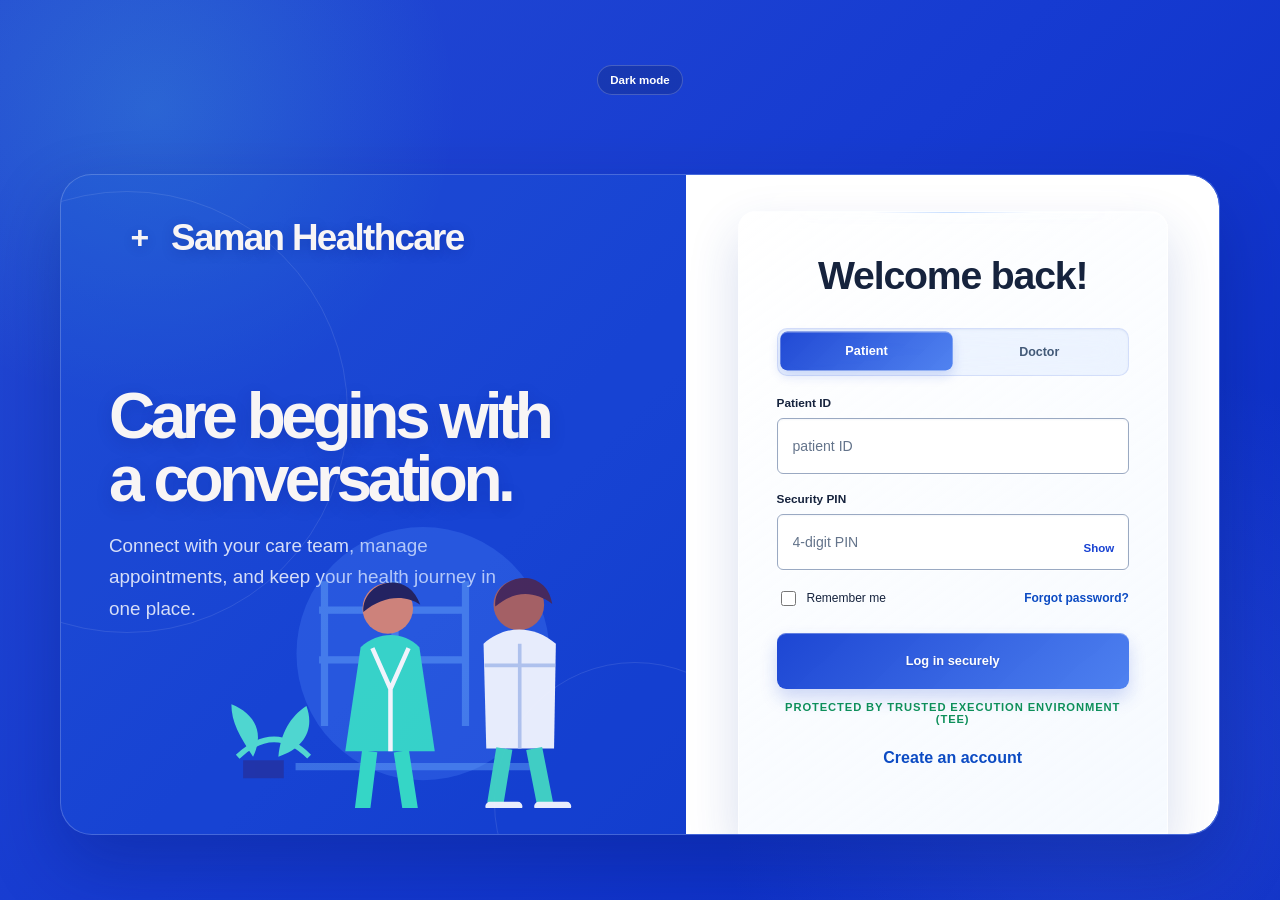
<file: loginround2.html>
<!doctype html>
<html lang="en">

<head>
    <meta charset="utf-8">
    <meta name="viewport" content="width=device-width, initial-scale=1">
    <title>Saman Healthcare | Login</title>
    <script src="theme.js"></script>
    <!-- All visual styling is kept in this separate CSS file. -->
    <link rel="stylesheet" href="loginround2.css?v=20261007-hold">
    <link rel="stylesheet" href="site-motion.css?v=20261005">
    <script src="api.js"></script>
</head>

<body>
    <button class="theme-toggle" type="button" data-theme-toggle aria-label="Switch to dark mode">
        <span class="theme-toggle-label">Dark mode</span>
    </button>
    <!-- The main container holds the welcome section and the form section. -->
    <main class="auth-shell">
        <!-- Left side: branding, introduction, and healthcare illustration. -->
        <section class="welcome-panel" aria-label="Saman Healthcare">
            <div class="brand"><span class="brand-mark" aria-hidden="true">+</span> <span class="brand-text">Saman
                    Healthcare</span></div>
            <div class="welcome-copy">
                <h1>Care begins with a conversation.</h1>
                <p>Connect with your care team, manage appointments, and keep your health journey in one place.</p>
            </div>
            <svg class="medical-illustration" viewBox="0 0 520 330" role="img"
                aria-label="Healthcare team illustration">
                <circle cx="260" cy="160" r="140" fill="rgba(88,145,255,.28)" />
                <path d="M119 285h275M151 80v160m78-160v160m78-160v160m-162-128h162m-162 55h162"
                    stroke="rgba(116,181,255,.42)" stroke-width="8" />
                <path d="M55 274c28-26 54-25 79 0" stroke="#56e1d0" stroke-width="6" fill="none" />
                <path d="M72 274c-15-23-24-38-24-58 23 9 38 29 24 58Zm28 0c3-27 13-44 31-56 9 24-1 46-31 56Z"
                    fill="#53e0d0" />
                <path d="M61 278h45v20H61z" fill="#2234a7" />
                <g transform="translate(156 78)">
                    <circle cx="65" cy="32" r="28" fill="#d98676" />
                    <path d="M38 36c-2-34 49-49 63-8-17-12-42-10-63 8Z" fill="#24225c" />
                    <path d="M35 75c20-18 47-18 65 0l17 115H18Z" fill="#39dbc9" />
                    <path d="M48 76l20 45 20-45M68 120v70" fill="none" stroke="#fff" stroke-width="5" />
                    <path d="M45 190l-8 65m43-65 10 65" stroke="#37e0c6" stroke-width="17" />
                    <path d="M31 258h28m25 0h29" stroke="#f6f8ff" stroke-width="10" stroke-linecap="round" />
                </g>
                <g transform="translate(302 71)">
                    <circle cx="64" cy="35" r="28" fill="#ad625f" />
                    <path d="M38 37c-4-35 56-48 63-3-20-15-42-15-63 3Z" fill="#4a2857" />
                    <path d="M25 78c24-21 55-21 80 0l-2 116H28Z" fill="#f5f7ff" />
                    <path d="M65 78v116m-39-92h78" stroke="#b8c9ef" stroke-width="4" />
                    <path d="M48 194l-10 61m43-61 12 61" stroke="#43d6c4" stroke-width="18" />
                    <path d="M32 258h31m23 0h31" stroke="#f6f8ff" stroke-width="10" stroke-linecap="round" />
                </g>
            </svg>
        </section>
        <!-- Right side: the login form. -->
        <section class="form-panel">
            <div class="auth-card" id="authCard">
                <h2>Welcome back!</h2>
                <form id="authForm">
                    <!-- Choose which type of healthcare account is being accessed. -->
                    <div class="role-switch" role="group" aria-label="Account type">
                        <button class="active" id="patientRole" type="button" data-role="patient"
                            aria-pressed="true">Patient</button>
                        <button id="doctorRole" type="button" data-role="doctor" aria-pressed="false">Doctor</button>
                    </div>
                    <div class="field"><label id="userIdLabel" for="userId">Patient ID</label><input id="userId"
                            type="text" inputmode="text" placeholder="patient ID" autocomplete="username" required></div>
                    <div class="field"><label for="password">Security PIN</label><input id="password" type="password"
                            autocomplete="current-password" placeholder="4-digit PIN" required></div>
                    <div class="login-only">
                        <div class="form-row"><label class="remember"><input type="checkbox"> Remember me</label><a href="forgotpass.html">Forgot password?</a></div>
                    </div>
                    <button class="primary-button" id="submitButton" type="submit">Log in securely</button>
                    <p class="trust-badge">Protected by Trusted Execution Environment (TEE)</p>
                </form>
                <p class="switch-copy"><a href="registration.html">Create an account</a></p>
                <p class="status" id="status" role="status"></p>
            </div>
        </section>
    </main>
    <div class="otp-overlay" id="otpOverlay" hidden>
        <section class="otp-modal" role="dialog" aria-modal="true" aria-labelledby="otpTitle">
            <button class="otp-close" id="otpClose" type="button"
                aria-label="Close verification window">&times;</button>
            <div class="whatsapp-badge" aria-hidden="true">PASSWORD</div>
            <h2 id="otpTitle">Complete two-step verification</h2>
            <p class="otp-message">Your PIN is verified. Enter your account password to continue.</p>
            <form id="otpForm">
                <label class="otp-label" for="otpCode">Account password</label>
                <div class="otp-password-field">
                    <input class="otp-input" id="otpCode" type="password" autocomplete="current-password"
                        placeholder="Password" required>
                </div>
                <button class="primary-button" type="submit">Verify and continue</button>
            </form>
            <p class="otp-status" id="otpStatus" role="status"></p>
        </section>
    </div>

    <div class="otp-overlay" id="humanVerificationOverlay" hidden>
        <section class="otp-modal" role="dialog" aria-modal="true" aria-labelledby="humanVerificationTitle">
            <button class="otp-close" id="humanVerificationClose" type="button"
                aria-label="Close human verification">&times;</button>
            <div class="whatsapp-badge" aria-hidden="true">VERIFY</div>
            <h2 id="humanVerificationTitle">Human verification required</h2>
            <p class="otp-message">Two failed login attempts were detected. Hold the button below for 2 seconds to confirm you are a real user.</p>
            <button class="human-verify-button" id="humanVerifyButton" type="button">Hold to verify</button>
            <p class="otp-status" id="humanVerificationStatus" role="status"></p>
        </section>
    </div>
    <script>
        // Animate the page before moving to the registration screen.
        document.querySelectorAll('a[href="registration.html"]').forEach(link => {
            link.addEventListener('click', event => {
                event.preventDefault();
                document.body.classList.add('page-exit');
                window.setTimeout(() => { window.location.href = link.href; }, 260);
            });
        });

        // Get references to the page elements that JavaScript needs to control.
        const card = document.getElementById('authCard'), form = document.getElementById('authForm'), status = document.getElementById('status'), userId = document.getElementById('userId'), userIdLabel = document.getElementById('userIdLabel'), patientRole = document.getElementById('patientRole'), doctorRole = document.getElementById('doctorRole'), otpOverlay = document.getElementById('otpOverlay'), otpClose = document.getElementById('otpClose'), otpForm = document.getElementById('otpForm'), otpCode = document.getElementById('otpCode'), otpStatus = document.getElementById('otpStatus');
        const humanVerificationOverlay = document.getElementById('humanVerificationOverlay');
        const humanVerificationClose = document.getElementById('humanVerificationClose');
        const humanVerifyButton = document.getElementById('humanVerifyButton');
        const humanVerificationStatus = document.getElementById('humanVerificationStatus');
        const backendBase = API.backendBaseUrl;
        let failedLoginAttempts = 0;
        let humanVerificationHoldTimer = null;

        function resetLoginAttempts() {
            failedLoginAttempts = 0;
            status.classList.remove('success');
        }

        function showHumanVerification() {
            humanVerificationStatus.textContent = 'Hold the button to continue.';
            humanVerificationOverlay.hidden = false;
            humanVerifyButton.disabled = false;
            humanVerifyButton.textContent = 'Hold to verify';
            clearTimeout(humanVerificationHoldTimer);
            humanVerificationHoldTimer = null;
        }

        function hideHumanVerification() {
            humanVerificationOverlay.hidden = true;
            humanVerificationStatus.textContent = '';
            clearTimeout(humanVerificationHoldTimer);
            humanVerificationHoldTimer = null;
            humanVerifyButton.textContent = 'Hold to verify';
        }

        humanVerificationClose.addEventListener('click', () => {
            hideHumanVerification();
            status.textContent = 'Verification cancelled. Please try again after re-entering your credentials.';
        });

        humanVerificationOverlay.addEventListener('click', event => {
            if (event.target === humanVerificationOverlay) {
                humanVerificationClose.click();
            }
        });

        function startHumanVerificationHold() {
            if (humanVerificationHoldTimer) return;
            humanVerifyButton.classList.add('is-holding');
            humanVerifyButton.textContent = 'Holding...';
            humanVerificationStatus.textContent = 'Keep holding...';
            humanVerificationHoldTimer = setTimeout(async () => {
                const role = doctorRole.classList.contains('active') ? 'doctor' : 'patient';
                try {
                    const response = await fetch(`${backendBase}/api/human-verify`, {
                        method: 'POST',
                        headers: { 'Content-Type': 'application/json' },
                        body: JSON.stringify({ role, identifier: userId.value })
                    });
                    const result = await response.json();
                    hideHumanVerification();
                    status.textContent = result.message || 'Account verified. You may try logging in again.';
                    status.classList.toggle('success', response.ok);
                    failedLoginAttempts = 0;
                    humanVerifyButton.textContent = 'Hold to verify';
                    humanVerifyButton.classList.remove('is-holding');
                } catch (error) {
                    hideHumanVerification();
                    status.textContent = 'Verification request failed. Please try again.';
                    status.classList.remove('success');
                    humanVerifyButton.classList.remove('is-holding');
                }
            }, 2000);
        }

        function cancelHumanVerificationHold() {
            if (!humanVerificationHoldTimer) return;
            clearTimeout(humanVerificationHoldTimer);
            humanVerificationHoldTimer = null;
            humanVerifyButton.classList.remove('is-holding');
            humanVerifyButton.textContent = 'Hold to verify';
            humanVerificationStatus.textContent = 'Hold the button to continue.';
        }

        humanVerifyButton.addEventListener('pointerdown', startHumanVerificationHold);
        humanVerifyButton.addEventListener('pointerup', cancelHumanVerificationHold);
        humanVerifyButton.addEventListener('pointerleave', cancelHumanVerificationHold);
        humanVerifyButton.addEventListener('pointercancel', cancelHumanVerificationHold);

        // Highlight the selected role and keep the identifier prompt in sync.
        function setRole(role) {
            const isDoctor = role === 'doctor';
            card.classList.toggle('doctor-mode', isDoctor);
            patientRole.classList.toggle('active', !isDoctor);
            doctorRole.classList.toggle('active', isDoctor);
            patientRole.setAttribute('aria-pressed', String(!isDoctor));
            doctorRole.setAttribute('aria-pressed', String(isDoctor));
            userIdLabel.textContent = isDoctor ? 'Doctor ID' : 'Patient ID';
            userId.placeholder = isDoctor ? 'doctor ID' : 'patient ID';
        }

        patientRole.addEventListener('click', () => setRole('patient'));
        doctorRole.addEventListener('click', () => setRole('doctor'));

        function openDashboard(role, identifier) {
            sessionStorage.setItem('samanRole', role);
            sessionStorage.setItem('samanIdentifier', identifier);
            const dashboard = role === 'doctor'
                ? 'doctor-details-dashboard.html'
                : 'doctor-dashround2.html';
            status.textContent = 'Login successful. Opening your dashboard...';
            window.setTimeout(() => { window.location.href = dashboard; }, 500);
        }

        // Send the login form to the Python backend without reloading the page.
        form.addEventListener('submit', async event => {
            event.preventDefault();
            status.textContent = 'Checking your login details...';

            // Read the selected account type and the values entered by the user.
            const role = doctorRole.classList.contains('active') ? 'doctor' : 'patient';

            const loginRequest = {
                role,
                identifier: userId.value,
                password: document.getElementById('password').value,
                two_step: false
            };

            try {
                // Send the login request to the local Python API as JSON.
                const response = await fetch(`${backendBase}/api/login`, {
                    method: 'POST',
                    headers: { 'Content-Type': 'application/json' },
                    body: JSON.stringify(loginRequest)
                });

                // Read the backend message and show it below the form.
                const result = await response.json();
                if (response.ok && result.requires_password) {
                    resetLoginAttempts();
                    // Open the password popup after the PIN has been verified.
                    status.textContent = result.message;
                    otpStatus.textContent = '';
                    otpCode.value = '';
                    otpOverlay.hidden = false;
                    otpCode.focus();
                } else if (!response.ok) {
                    failedLoginAttempts += 1;
                    status.textContent = result.message || 'The security PIN is not correct.';
                    if (failedLoginAttempts >= 2) {
                        status.textContent = 'Too many failed attempts. Human verification is required.';
                        showHumanVerification();
                    }
                } else {
                    resetLoginAttempts();
                    // Complete direct login when two-step verification is disabled.
                    status.textContent = result.message;
                    status.classList.toggle('success', response.ok);
                    if (response.ok) openDashboard(result.role || role, result.account_id || userId.value);
                }
            } catch (error) {
                // Tell the user when the Python server is not running.
                status.textContent = 'Cannot connect to the Python backend.';
                status.classList.remove('success');
            }
        });

        // Close the popup without completing the pending login.
        otpClose.addEventListener('click', () => {
            otpOverlay.hidden = true;
            otpCode.value = '';
        });

        // Allow the user to dismiss the popup by clicking its backdrop.
        otpOverlay.addEventListener('click', event => {
            if (event.target === otpOverlay) otpClose.click();
        });

        // Send the entered password to Python after the PIN was accepted.
        otpForm.addEventListener('submit', async event => {
            event.preventDefault();
            otpStatus.textContent = 'Checking the password...';

            try {
                // Verify the password with the backend.
                const response = await fetch(`${backendBase}/api/verify-password`, {
                    method: 'POST',
                    headers: { 'Content-Type': 'application/json' },
                    body: JSON.stringify({ role: doctorRole.classList.contains('active') ? 'doctor' : 'patient', identifier: userId.value, password: otpCode.value })
                });
                const result = await response.json();
                otpStatus.textContent = result.message;

                if (response.ok) {
                    resetLoginAttempts();
                    status.textContent = result.message;
                    status.classList.add('success');
                    otpOverlay.hidden = true;
                    openDashboard(
                        result.role || (doctorRole.classList.contains('active') ? 'doctor' : 'patient'),
                        result.account_id || userId.value
                    );
                } else {
                    failedLoginAttempts += 1;
                    if (failedLoginAttempts >= 2) {
                        otpStatus.textContent = 'Too many failed password checks. Human verification is required.';
                        otpOverlay.hidden = true;
                        showHumanVerification();
                    }
                }
            } catch (error) {
                // Explain when the verification request cannot reach Python.
                otpStatus.textContent = 'Cannot connect to the Python backend.';
            }
        });
    </script>
</body>

</html>
</file>
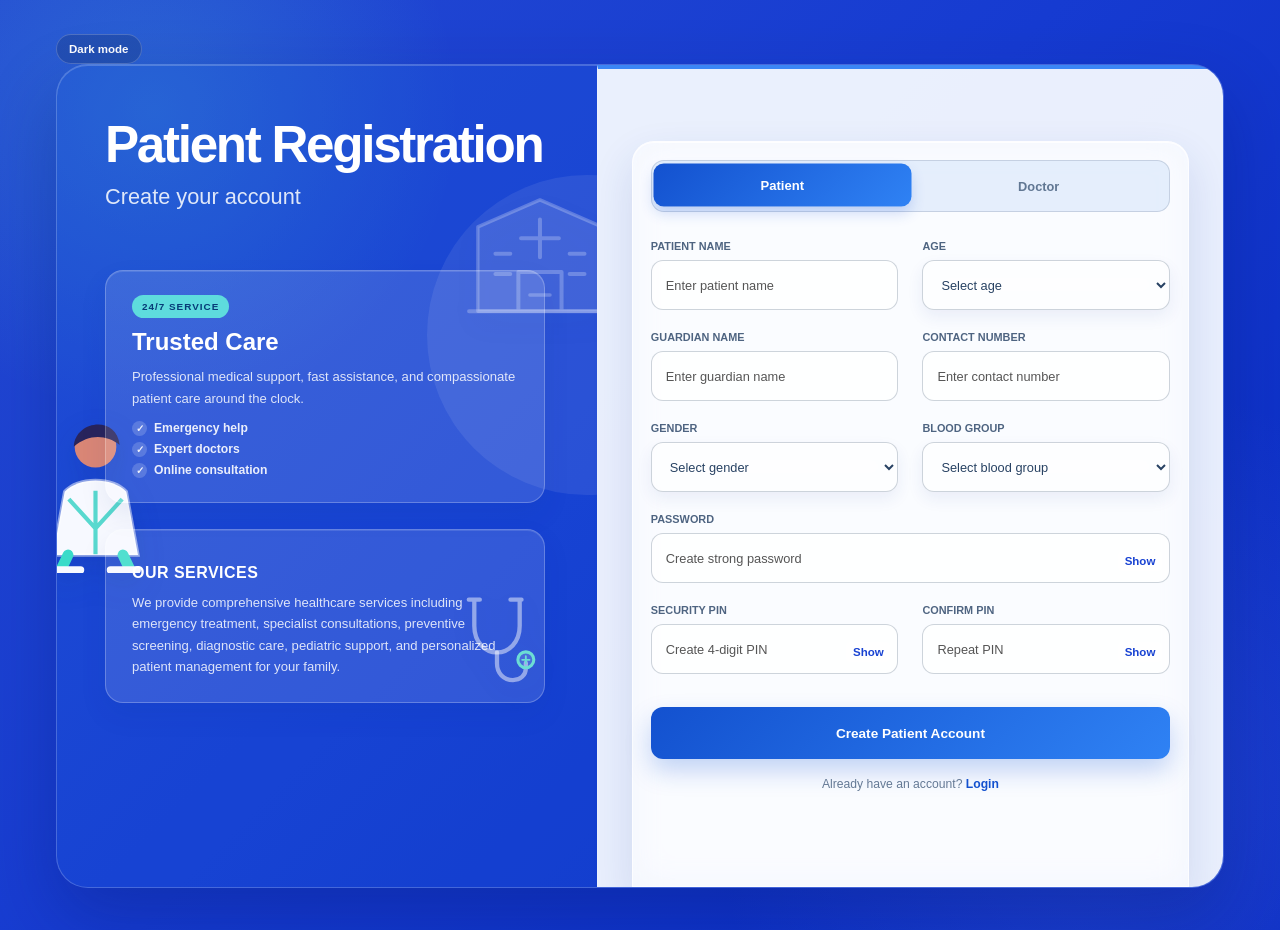
<file: registration.html>
<!doctype html>
<html lang="en">

<head>
    <meta charset="utf-8">
    <meta name="viewport" content="width=device-width, initial-scale=1">
    <title>Saman Healthcare | Patient Registration</title>
    <script src="theme.js"></script>
    <link rel="stylesheet" href="registrationround2.css">
    <link rel="stylesheet" href="site-motion.css?v=20261005">
    <script src="api.js"></script>
</head>

<body>
    <button class="theme-toggle" type="button" data-theme-toggle aria-label="Switch to dark mode">
        <span class="theme-toggle-label">Dark mode</span>
    </button>
    <main class="registration-shell">
        <!-- Information side from the registration template. -->
        <section class="information-panel">
            <div class="intro-copy">
                <h1 id="pageTitle">Patient Registration</h1>
                <p>Create your account</p>
            </div>

            <article class="service-card trusted-card">
                <span class="service-badge">24/7 SERVICE</span>
                <h2>Trusted Care</h2>
                <p>Professional medical support, fast assistance, and compassionate patient care around the clock.</p>
                <ul>
                    <li>Emergency help</li>
                    <li>Expert doctors</li>
                    <li>Online consultation</li>
                </ul>
            </article>

            <article class="service-card services-card">
                <h2>OUR SERVICES</h2>
                <p>We provide comprehensive healthcare services including emergency treatment, specialist consultations,
                    preventive screening, diagnostic care, pediatric support, and personalized patient management for
                    your family.</p>
            </article>

            <svg class="hospital-illustration" viewBox="0 0 240 210" aria-hidden="true">
                <path d="M28 190V65l92-40 92 40v125Z" fill="rgba(255,255,255,.1)" stroke="currentColor" stroke-width="5" stroke-linejoin="round" />
                <path d="M88 190v-58h64v58M15 190h210M92 82h56M120 54v56" fill="none" stroke="currentColor" stroke-width="6" stroke-linecap="round" stroke-linejoin="round" />
                <path d="M54 105h22m88 0h22M54 135h22m88 0h22" stroke="currentColor" stroke-width="6" stroke-linecap="round" />
                <path d="M105 166h30" stroke="currentColor" stroke-width="5" stroke-linecap="round" />
            </svg>
            <svg class="patient-illustration" viewBox="0 0 150 190" aria-hidden="true">
                <circle cx="75" cy="38" r="25" fill="#d98676" />
                <path d="M49 38c1-31 51-39 55-2-17-13-37-13-55 2Z" fill="#28245c" />
                <path d="M38 92c17-18 57-18 74 0l14 76H24Z" fill="#f7f9ff" stroke="currentColor" stroke-width="4" />
                <path d="M75 91v76M43 101l32 35 32-35" fill="none" stroke="#58d9cf" stroke-width="5" />
                <path d="M42 168l-8 17m74-17 8 17" stroke="#39dbc9" stroke-width="13" stroke-linecap="round" />
                <path d="M25 186h32m36 0h32" stroke="#f7f9ff" stroke-width="9" stroke-linecap="round" />
            </svg>
            <svg class="stethoscope-illustration" viewBox="0 0 150 180" aria-hidden="true">
                <path d="M38 24v43c0 27 18 43 37 43s37-16 37-43V24M38 24h-9m9 0h9m59 0h-9m9 0h9" fill="none" stroke="currentColor" stroke-width="7" stroke-linecap="round" />
                <path d="M75 110v18c0 16 11 27 26 27 12 0 21-8 21-19v-9" fill="none" stroke="currentColor" stroke-width="7" stroke-linecap="round" />
                <circle cx="122" cy="122" r="13" fill="rgba(255,255,255,.12)" stroke="#58d9cf" stroke-width="5" />
                <path d="M116 122h12m-6-6v12" stroke="#58d9cf" stroke-width="3" stroke-linecap="round" />
            </svg>

        </section>

        <!-- Registration form side from the registration template. -->
        <section class="form-panel">
            <div class="form-card">
                <div class="role-switch" role="group" aria-label="Registration type">
                    <button class="active" id="patientTab" type="button" aria-pressed="true">Patient</button>
                    <button id="doctorTab" type="button" aria-pressed="false">Doctor</button>
                </div>

                <form id="registrationForm">
                    <div class="patient-fields">
                        <div class="field-grid">
                            <div class="field"><label for="patientName">Patient name</label><input id="patientName"
                                type="text" placeholder="Enter patient name" autocomplete="name" required></div>
                            <div class="field"><label for="patientAge">Age</label><select id="patientAge" required>
                                <option value="">Select age</option>
                            </select></div>
                        </div>
                        <div class="field-grid">
                            <div class="field"><label for="guardianName">Guardian name</label><input id="guardianName"
                                    type="text" placeholder="Enter guardian name" autocomplete="off"></div>
                            <div class="field"><label for="contactNumber">Contact number</label><input
                                    id="contactNumber" type="tel" autocomplete="tel" placeholder="Enter contact number" required></div>
                        </div>
                        <div class="field-grid">
                            <div class="field"><label for="gender">Gender</label><select id="gender" required>
                                    <option value="">Select gender</option>
                                    <option>Female</option>
                                    <option>Male</option>
                                    <option>Other</option>
                                    <option>Prefer not to say</option>
                                </select></div>
                            <div class="field"><label for="patientBloodGroup">Blood group</label><select id="patientBloodGroup">
                                    <option value="">Select blood group</option>
                                    <option>A+</option><option>A-</option>
                                    <option>B+</option><option>B-</option>
                                    <option>AB+</option><option>AB-</option>
                                    <option>O+</option><option>O-</option>
                                    <option>Unknown</option>
                                </select></div>
                        </div>
                        <div class="field-grid single-field">
                            <div class="field"><label for="patientPassword">Password</label><input id="patientPassword"
                                type="password" minlength="8" placeholder="Create strong password" autocomplete="new-password" required></div>
                        </div>
                        <div class="field-grid">
                            <div class="field"><label for="patientSecurityPin">Security PIN</label><input id="patientSecurityPin"
                                type="password" inputmode="numeric" maxlength="4" pattern="[0-9]{4}" placeholder="Create 4-digit PIN" required></div>
                            <div class="field"><label for="patientSecurityPinConfirm">Confirm PIN</label><input id="patientSecurityPinConfirm"
                                type="password" inputmode="numeric" maxlength="4" pattern="[0-9]{4}" placeholder="Repeat PIN" required></div>
                        </div>
                    </div>

                    <div class="doctor-fields">
                        <div class="field">
                            <label for="doctorType">Doctor type</label>
                            <select id="doctorType">
                                <option value="hospital">Hospital doctor</option>
                                <option value="laboratory">Laboratory doctor</option>
                            </select>
                        </div>
                        <div class="field-grid">
                                <div class="field"><label for="doctorName">Doctor name</label><input id="doctorName"
                                    type="text" placeholder="Enter doctor name" required></div>
                            <div class="field"><label for="doctorLicense">License number</label><input
                                    id="doctorLicense" type="text" placeholder="Enter license number"></div>
                        </div>
                        <div class="field-grid">
                            <div class="field"><label for="specialization">Expertise category</label><select
                                    id="specialization">
                                    <option value="">Select expertise</option>
                                </select></div>
                            <div class="field"><label for="department">Department</label><select id="department">
                                    <option value="">Select department</option>
                                </select></div>
                        </div>
                        <div class="field-grid">
                            <div class="field"><label for="hospital">Hospital or clinic</label><input id="hospital"
                                    type="text" placeholder="Enter workplace"></div>
                            <div class="field"><label for="doctorContact">Contact number</label><input
                                    id="doctorContact" type="tel" placeholder="Enter contact number" required></div>
                        </div>
                        <div class="field-grid single-field">
                            <div class="field"><label for="doctorPassword">Password</label><input id="doctorPassword"
                                type="password" minlength="8" placeholder="Create strong password" autocomplete="new-password" required></div>
                        </div>
                        <div class="field-grid">
                            <div class="field"><label for="doctorSecurityPin">Security PIN</label><input id="doctorSecurityPin"
                                type="password" inputmode="numeric" maxlength="4" pattern="[0-9]{4}" placeholder="Create 4-digit PIN" required></div>
                            <div class="field"><label for="doctorSecurityPinConfirm">Confirm PIN</label><input id="doctorSecurityPinConfirm"
                                type="password" inputmode="numeric" maxlength="4" pattern="[0-9]{4}" placeholder="Repeat PIN" required></div>
                        </div>
                    </div>

                    <button class="submit-button" id="submitButton" type="submit">Create Patient Account</button>
                </form>
                <p class="login-prompt">Already have an account? <a href="loginround2.html">Login</a></p>
                <p class="status" id="status" role="status"></p>
            </div>
        </section>
    </main>

    <div class="account-modal" id="accountModal" hidden>
        <section class="account-modal-card" role="dialog" aria-modal="true" aria-labelledby="accountModalTitle">
            <button class="account-modal-close" id="accountModalClose" type="button" aria-label="Close account details">&times;</button>
            <p class="account-modal-label">ACCOUNT CREATED</p>
            <h2 id="accountModalTitle">Your patient ID is ready</h2>
            <p>Use either your login ID or phone number with the password you created.</p>
            <div class="login-detail"><span id="createdAccountLabel">Patient ID</span><strong id="createdAccountId">-</strong><button class="copy-detail" type="button" data-copy-target="createdAccountId">Copy</button></div>
            <div class="login-detail"><span>Phone number</span><strong id="createdAccountPhone">-</strong><button class="copy-detail" type="button" data-copy-target="createdAccountPhone">Copy</button></div>
            <p class="account-modal-status" id="accountModalStatus" role="status"></p>
            <div class="account-modal-actions">
                <button class="modal-secondary" id="accountModalCloseButton" type="button">Close</button>
            </div>
        </section>
    </div>

    <script>
        // Animate the page before moving back to the login screen.
        document.querySelectorAll('a[href="loginround2.html"]').forEach(link => {
            link.addEventListener('click', event => {
                event.preventDefault();
                document.body.classList.add('page-exit');
                window.setTimeout(() => { window.location.href = link.href; }, 260);
            });
        });

        const patientTab = document.getElementById('patientTab');
        const doctorTab = document.getElementById('doctorTab');
        const registrationForm = document.getElementById('registrationForm');
        const pageTitle = document.getElementById('pageTitle');
        const submitButton = document.getElementById('submitButton');
        const status = document.getElementById('status');
        const doctorType = document.getElementById('doctorType');
        const specialization = document.getElementById('specialization');
        const patientAge = document.getElementById('patientAge');
        for (let age = 0; age <= 120; age += 1) {
            const option = document.createElement('option');
            option.value = String(age);
            option.textContent = String(age);
            patientAge.append(option);
        }
        const department = document.getElementById('department');
        const backendBase = API.backendBaseUrl;
        const patientRequiredFields = document.querySelectorAll('.patient-fields [required]');
        const doctorRequiredFields = document.querySelectorAll('.doctor-fields [required]');
        const accountModal = document.getElementById('accountModal');
        const accountModalClose = document.getElementById('accountModalClose');
        const accountModalCloseButton = document.getElementById('accountModalCloseButton');
        const accountModalStatus = document.getElementById('accountModalStatus');
        let createdAccount = null;

        function closeAccountModal() {
            accountModal.hidden = true;
        }

        accountModalClose.addEventListener('click', closeAccountModal);
        accountModalCloseButton.addEventListener('click', closeAccountModal);
        accountModal.addEventListener('click', event => {
            if (event.target === accountModal) closeAccountModal();
        });

        document.querySelectorAll('.copy-detail').forEach(button => {
            button.addEventListener('click', async () => {
                const value = document.getElementById(button.dataset.copyTarget).textContent;
                try {
                    await navigator.clipboard.writeText(value);
                    accountModalStatus.textContent = `${value} copied.`;
                } catch (error) {
                    accountModalStatus.textContent = 'Copy is unavailable. Select the value manually.';
                }
            });
        });

        // Suggest detailed expertise choices for each broad department.
        const expertiseByDepartment = {
            'Medical Services': ['General Medicine', 'Family Medicine', 'Cardiology', 'Dermatology', 'Neurology', 'Oncology'],
            'Surgical Services': ['General Surgery', 'Orthopedic Surgery', 'Neurosurgery', 'Gynecological Surgery'],
            'Emergency Services': ['Emergency Medicine', 'Trauma Care', 'Critical Care'],
            'Outpatient Services': ['Family Medicine', 'Internal Medicine', 'Pediatrics', 'Psychiatry'],
            'Diagnostic Services': ['Radiology', 'Pathology', 'Medical Imaging', 'Nuclear Medicine'],
            'Inpatient Services': ['Internal Medicine', 'Cardiology', 'Neurology', 'Respiratory Medicine'],
            'Maternal and Child Health': ['Pediatrics', 'Obstetrics', 'Gynecology', 'Neonatology'],
            'Dental Services': ['General Dentistry', 'Orthodontics', 'Oral Surgery', 'Prosthodontics'],
            'Pharmacy Services': ['Clinical Pharmacy', 'Hospital Pharmacy', 'Pharmacology'],
            'Laboratory Services': ['Clinical Pathology', 'Hematology', 'Microbiology', 'Immunology', 'Biochemistry'],
            'Clinical Pathology': ['Histopathology', 'Cytopathology', 'Anatomic Pathology'],
            'Microbiology Laboratory': ['Bacteriology', 'Virology', 'Parasitology', 'Mycology'],
            'Medical Testing': ['Molecular Diagnostics', 'Genetic Testing', 'Blood Bank Medicine', 'Toxicology']
        };

        // Rebuild the expertise menu whenever the department changes.
        function updateExpertiseForDepartment() {
            const choices = expertiseByDepartment[department.value] || [];
            specialization.innerHTML = '<option value="">Select expertise</option>';
            choices.forEach(option => specialization.add(new Option(option, option)));
        }

        // Keep department choices matched to the selected doctor type.
        function updateDoctorChoices() {
            const laboratoryDoctor = doctorType.value === 'laboratory';
            const departmentOptions = laboratoryDoctor
                ? ['Laboratory Services', 'Clinical Pathology', 'Microbiology Laboratory', 'Medical Testing']
                : ['Medical Services', 'Surgical Services', 'Emergency Services', 'Outpatient Services', 'Diagnostic Services', 'Inpatient Services', 'Maternal and Child Health', 'Dental Services', 'Pharmacy Services'];

            department.innerHTML = '<option value="">Select department</option>';
            departmentOptions.forEach(option => department.add(new Option(option, option)));
            updateExpertiseForDepartment();
        }

        function setRegistrationType(type) {
            const isDoctor = type === 'doctor';
            document.body.classList.toggle('doctor-mode', isDoctor);
            patientTab.classList.toggle('active', !isDoctor);
            doctorTab.classList.toggle('active', isDoctor);
            patientTab.setAttribute('aria-pressed', String(!isDoctor));
            doctorTab.setAttribute('aria-pressed', String(isDoctor));
            pageTitle.textContent = isDoctor ? 'Doctor Registration' : 'Patient Registration';
            submitButton.textContent = isDoctor ? 'Create Doctor Account' : 'Create Patient Account';
            document.title = isDoctor ? 'Saman Healthcare | Doctor Registration' : 'Saman Healthcare | Patient Registration';
            doctorType.required = isDoctor;
            specialization.required = isDoctor;
            department.required = isDoctor;
            patientRequiredFields.forEach(field => { field.required = !isDoctor; });
            doctorRequiredFields.forEach(field => { field.required = isDoctor; });
            status.textContent = '';
        }

        patientTab.addEventListener('click', () => setRegistrationType('patient'));
        doctorTab.addEventListener('click', () => setRegistrationType('doctor'));
        doctorType.addEventListener('change', updateDoctorChoices);
        department.addEventListener('change', updateExpertiseForDepartment);
        setRegistrationType('patient');
        updateDoctorChoices();
        registrationForm.addEventListener('submit', async (event) => {
            event.preventDefault();

            // Identify which registration fields should be sent to Python.
            const isDoctor = doctorTab.classList.contains('active');
            const phoneField = document.getElementById(isDoctor ? 'doctorContact' : 'contactNumber');
            const passwordField = document.getElementById(isDoctor ? 'doctorPassword' : 'patientPassword');
            const pinField = document.getElementById(isDoctor ? 'doctorSecurityPin' : 'patientSecurityPin');
            const pinConfirmField = document.getElementById(isDoctor ? 'doctorSecurityPinConfirm' : 'patientSecurityPinConfirm');
            const strongPassword = /^(?=.*[a-z])(?=.*[A-Z])(?=.*\d)(?=.*[^A-Za-z0-9]).{8,128}$/;

            if (!phoneField.value.trim()) {
                status.textContent = 'Phone number is required.';
                phoneField.focus();
                return;
            }
            if (!strongPassword.test(passwordField.value)) {
                status.textContent = 'Password must be 8+ characters with uppercase, lowercase, number, and symbol.';
                passwordField.focus();
                return;
            }
            if (!/^\d{4}$/.test(pinField.value)) {
                status.textContent = 'Security PIN must be exactly 4 digits.';
                pinField.focus();
                return;
            }
            if (pinField.value !== pinConfirmField.value) {
                status.textContent = 'Security PINs do not match.';
                pinConfirmField.focus();
                return;
            }

            status.textContent = 'Creating your account...';
            
            // Build registration data based on account type
            const registrationRequest = {
                role: isDoctor ? 'doctor' : 'patient'
            };

            if (isDoctor) {
                registrationRequest.name = document.getElementById('doctorName').value;
                registrationRequest.phone = document.getElementById('doctorContact').value;
                registrationRequest.email = `doctor.${registrationRequest.phone.replace(/\D/g, '')}@hospital.com`;
                registrationRequest.password = document.getElementById('doctorPassword').value;
                registrationRequest.security_pin = document.getElementById('doctorSecurityPin').value;
                registrationRequest.specialization = document.getElementById('specialization').value;
                registrationRequest.doctor_type = document.getElementById('doctorType').value;
                registrationRequest.license_number = document.getElementById('doctorLicense').value;
                registrationRequest.department = document.getElementById('department').value;
                registrationRequest.hospital = document.getElementById('hospital').value;
                registrationRequest.qualification = 'MBBS';
                registrationRequest.experience = 0;
            } else {
                registrationRequest.name = document.getElementById('patientName').value;
                registrationRequest.phone = document.getElementById('contactNumber').value;
                registrationRequest.email = `patient.${registrationRequest.phone.replace(/\D/g, '')}@patient.com`;
                registrationRequest.password = document.getElementById('patientPassword').value;
                registrationRequest.security_pin = document.getElementById('patientSecurityPin').value;
                registrationRequest.age = document.getElementById('patientAge').value;
                registrationRequest.gender = document.getElementById('gender').value;
                registrationRequest.blood_group = document.getElementById('patientBloodGroup').value;
            }

            try {
                // Send the registration data to the Python backend as JSON.
                const response = await fetch(`${backendBase}/api/register`, {
                    method: 'POST',
                    headers: { 'Content-Type': 'application/json' },
                    body: JSON.stringify(registrationRequest)
                });
                const result = await response.json();

                // Redirect only after Python confirms that the account was created.
                if (!response.ok) {
                    status.textContent = result.message;
                    return;
                }

                createdAccount = {
                    role: result.role,
                    account_id: result.account_id,
                    phone: result.phone
                };
                const accountType = result.role === 'doctor' ? 'doctor' : 'patient';
                document.getElementById('accountModalTitle').textContent = `Your ${accountType} ID is ready`;
                document.getElementById('createdAccountLabel').textContent = `${accountType.charAt(0).toUpperCase() + accountType.slice(1)} ID`;
                document.getElementById('createdAccountId').textContent = result.account_id;
                document.getElementById('createdAccountPhone').textContent = result.phone;
                accountModalStatus.textContent = '';
                accountModal.hidden = false;
                status.textContent = result.message;
            } catch (error) {
                // Explain when the registration page is not being served by Python.
                status.textContent = 'Cannot connect to the Python backend.';
            }
        });
    </script>
</body>

</html>
</file>
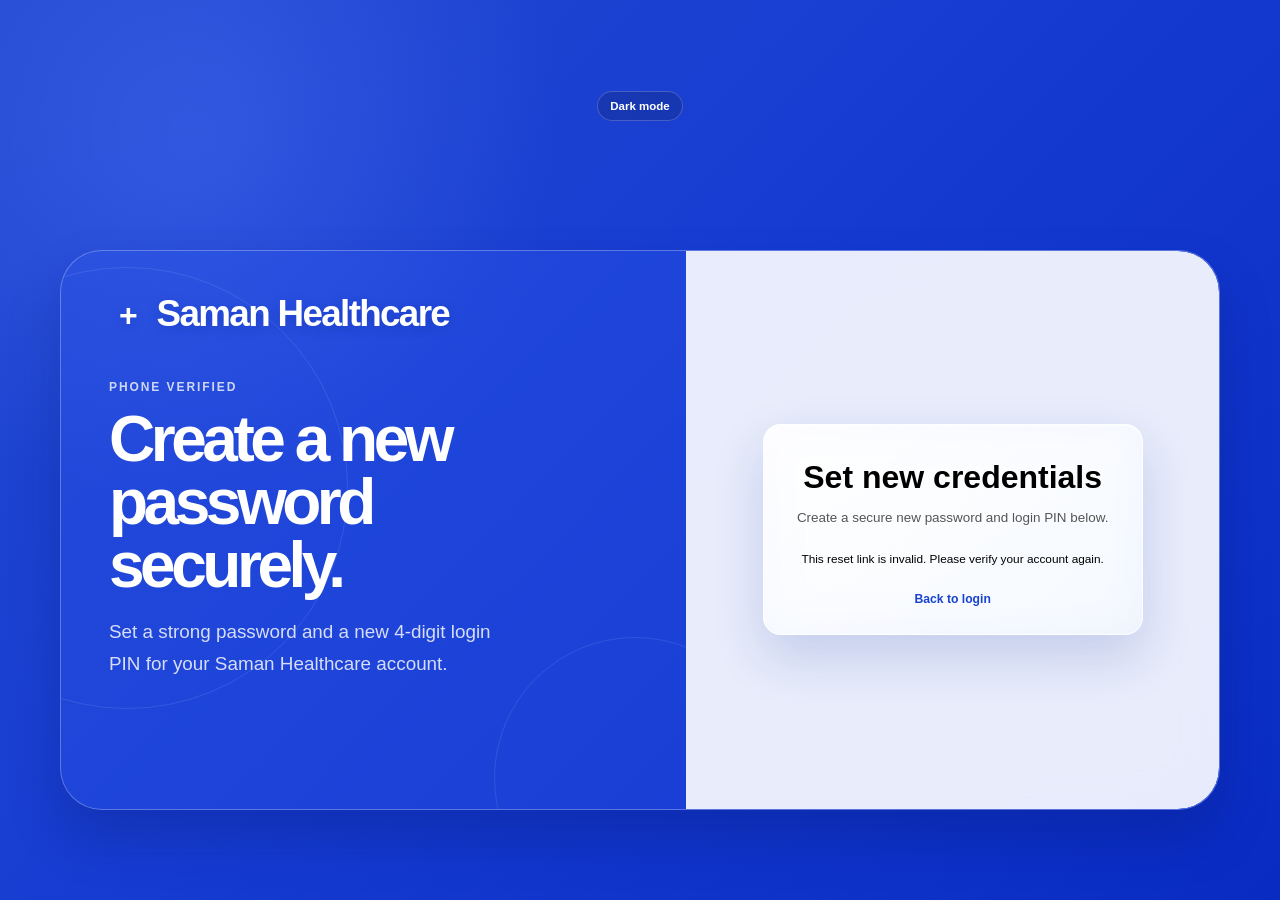
<file: resetpassword.html>
<!doctype html>
<html lang="en">

<head>
    <meta charset="utf-8">
    <meta name="viewport" content="width=device-width, initial-scale=1">
    <title>Saman Healthcare | New Password</title>
    <script src="theme.js"></script>
    <link rel="stylesheet" href="forgotpass.css">
    <link rel="stylesheet" href="site-motion.css?v=20261005">
    <script src="api.js"></script>
</head>

<body>
    <button class="theme-toggle" type="button" data-theme-toggle aria-label="Switch to dark mode">
        <span class="theme-toggle-label">Dark mode</span>
    </button>
    <!-- The same recovery shell keeps this page visually consistent with Forgot Password. -->
    <main class="reset-shell">
        <section class="reset-welcome" aria-label="Saman Healthcare">
            <div class="brand"><span class="brand-mark" aria-hidden="true">+</span> <span class="brand-text">Saman
                    Healthcare</span></div>
            <div class="welcome-copy">
                <p class="eyebrow">PHONE VERIFIED</p>
                <h1>Create a new password securely.</h1>
                <p>Set a strong password and a new 4-digit login PIN for your Saman Healthcare account.</p>
            </div>
        </section>

        <section class="reset-panel">
            <div class="reset-card">
                <h2>Set new credentials</h2>
                <p class="intro-text">Create a secure new password and login PIN below.</p>
                <form id="passwordForm">
                    <div class="field">
                        <label for="newPassword">New password</label>
                        <input id="newPassword" type="password" minlength="8" placeholder="At least 8 characters" required>
                    </div>
                    <div class="field">
                        <label for="confirmPassword">Confirm new password</label>
                        <input id="confirmPassword" type="password" minlength="8" placeholder="Repeat your password" required>
                    </div>
                    <div class="field">
                        <label for="newPin">New login PIN</label>
                        <input id="newPin" type="password" inputmode="numeric" maxlength="4" pattern="[0-9]{4}" placeholder="4-digit PIN" required>
                    </div>
                    <div class="field">
                        <label for="confirmPin">Confirm login PIN</label>
                        <input id="confirmPin" type="password" inputmode="numeric" maxlength="4" pattern="[0-9]{4}" placeholder="Repeat PIN" required>
                    </div>
                    <button class="primary-button" type="submit">Change credentials</button>
                </form>
                <p class="status" id="status" role="status"></p>
                <p class="back-link"><a href="loginround2.html">Back to login</a></p>
            </div>
        </section>
    </main>

    <script>
        const resetToken = new URLSearchParams(window.location.search).get('token');
        const passwordForm = document.getElementById('passwordForm');
        const status = document.getElementById('status');
        const newPassword = document.getElementById('newPassword');
        const confirmPassword = document.getElementById('confirmPassword');
        const newPin = document.getElementById('newPin');
        const confirmPin = document.getElementById('confirmPin');
        const backendBase = API.backendBaseUrl;

        if (!resetToken) {
            passwordForm.hidden = true;
            status.textContent = 'This reset link is invalid. Please verify your account again.';
        }

        passwordForm.addEventListener('submit', async event => {
            event.preventDefault();
            if (newPassword.value !== confirmPassword.value) {
                status.textContent = 'The passwords do not match.';
                return;
            }
            if (newPin.value !== confirmPin.value) {
                status.textContent = 'The PIN values do not match.';
                return;
            }
            if (!/^\d{4}$/.test(newPin.value)) {
                status.textContent = 'The login PIN must be exactly 4 digits.';
                return;
            }

            status.textContent = 'Updating your password and PIN...';
            try {
                const response = await fetch(`${backendBase}/api/forgot-password/reset`, {
                    method: 'POST',
                    headers: { 'Content-Type': 'application/json' },
                    body: JSON.stringify({
                        reset_token: resetToken,
                        new_password: newPassword.value,
                        new_pin: newPin.value
                    })
                });
                const result = await response.json();
                status.textContent = result.message;
                if (response.ok) {
                    setTimeout(() => { window.location.href = 'loginround2.html'; }, 900);
                }
            } catch (error) {
                status.textContent = 'Cannot connect to the Python backend.';
            }
        });
    </script>
</body>

</html>
</file>
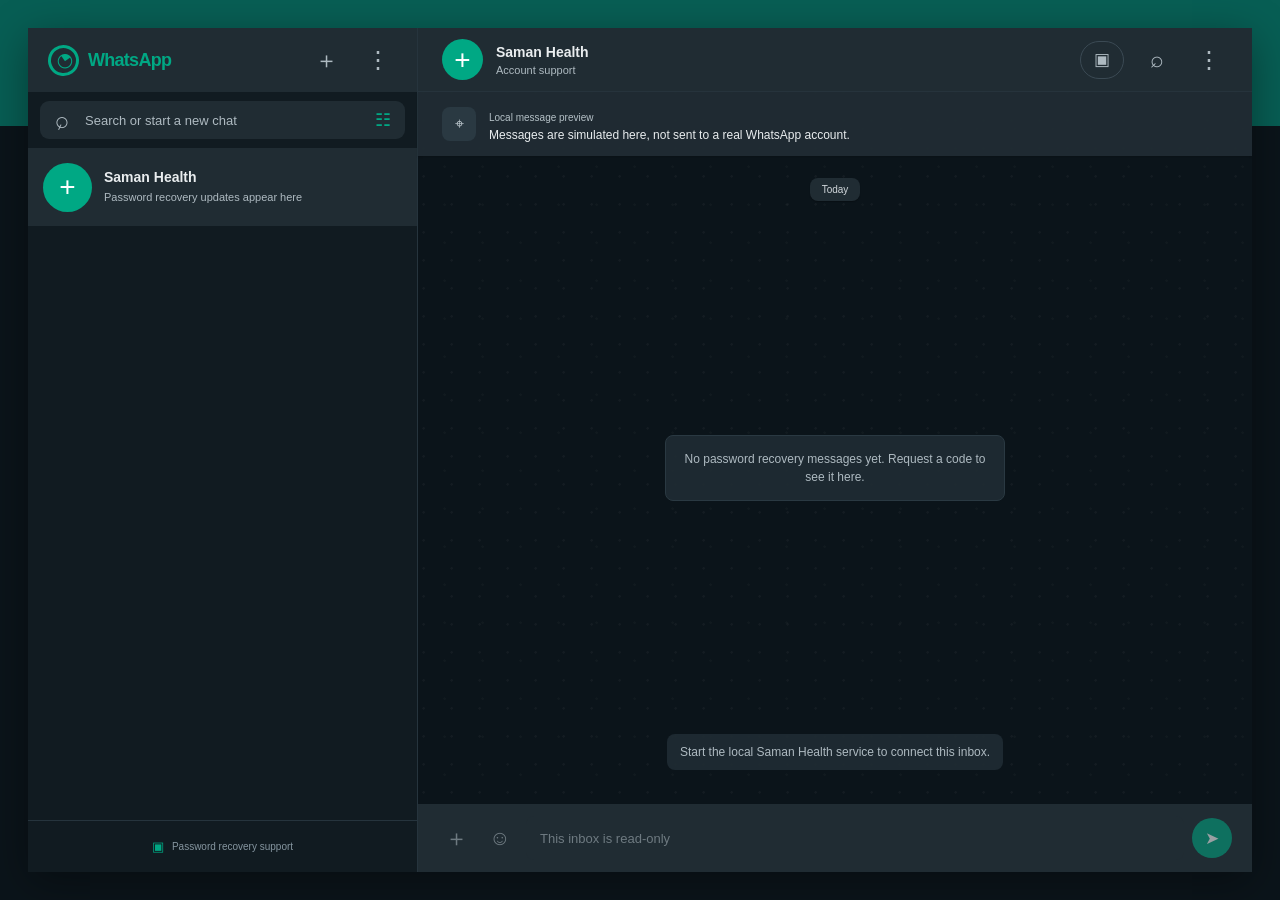
<file: whatsapp.html>
<!doctype html>
<html lang="en">
<head>
    <meta charset="utf-8">
    <meta name="viewport" content="width=device-width, initial-scale=1">
    <meta name="theme-color" content="#111b21">
    <title>WhatsApp — Saman Health</title>
    <link rel="stylesheet" href="whatsapp.css">
    <script src="api.js"></script>
</head>
<body>
    <main class="app-shell" aria-label="WhatsApp Web chat interface">
        <aside class="sidebar" aria-label="Chats">
            <header class="sidebar-header">
                <a class="brand" href="#" aria-label="WhatsApp home">
                    <span class="brand-icon" aria-hidden="true">◔</span>
                    <span>WhatsApp</span>
                </a>
                <div class="header-actions" aria-label="Chat actions">
                    <button class="icon-button" type="button" aria-label="New chat">＋</button>
                    <button class="icon-button more-button" type="button" aria-label="More options">⋮</button>
                </div>
            </header>

            <div class="search-wrap">
                <label class="search-box">
                    <span aria-hidden="true">⌕</span>
                    <input type="search" placeholder="Search or start a new chat" aria-label="Search chats">
                    <span class="search-filter" aria-hidden="true">☷</span>
                </label>
            </div>

            <section class="chat-list" id="chatList" aria-label="Recent conversations" aria-live="polite"></section>

            <footer class="sidebar-footer">
                <span class="lock-icon" aria-hidden="true">▣</span>
                <span>Password recovery support</span>
            </footer>
        </aside>

        <section class="conversation" aria-label="Selected conversation">
            <header class="conversation-header">
                <div class="contact-summary">
                    <div class="avatar avatar-saman" id="contactAvatar" aria-hidden="true">+</div>
                    <div>
                        <h1 id="contactName">Saman Health</h1>
                        <p id="contactInfo">Account support</p>
                    </div>
                </div>
                <div class="conversation-actions">
                    <button class="icon-button call-button" type="button" aria-label="Video call">▣</button>
                    <button class="icon-button" type="button" aria-label="Search in conversation">⌕</button>
                    <button class="icon-button more-button" type="button" aria-label="More options">⋮</button>
                </div>
            </header>

            <div class="pinned-banner">
                <span class="pinned-icon" aria-hidden="true">⌖</span>
                <div><small>Local message preview</small><p>Messages are simulated here, not sent to a real WhatsApp account.</p></div>
            </div>

            <div class="messages" aria-label="Messages" aria-live="polite">
                <div class="date-divider"><span>Today</span></div>
                <p class="inbox-empty" id="inboxEmpty">No password recovery messages yet. Request a code to see it here.</p>
                <div id="inboxMessages"></div>
                <p class="inbox-status" id="inboxStatus" role="status" hidden></p>
            </div>

            <form class="composer" aria-label="Message composer" onsubmit="return false">
                <button class="composer-icon" type="button" aria-label="Attachments unavailable" disabled>＋</button>
                <button class="composer-icon emoji-button" type="button" aria-label="Emoji unavailable" disabled>☺</button>
                <label class="message-input">
                    <span class="visually-hidden">Type a message</span>
                    <input type="text" placeholder="This inbox is read-only" disabled>
                </label>
                <button class="send-button" type="button" aria-label="Sending unavailable" disabled>➤</button>
            </form>
        </section>
    </main>
    <script>
        const backendBase = API.backendBaseUrl;
        const inboxMessages = document.getElementById('inboxMessages');
        const inboxEmpty = document.getElementById('inboxEmpty');
        const inboxStatus = document.getElementById('inboxStatus');
        const chatList = document.getElementById('chatList');
        const contactAvatar = document.getElementById('contactAvatar');
        const contactName = document.getElementById('contactName');
        const contactInfo = document.getElementById('contactInfo');
        const conversationPane = document.querySelector('.messages');
        const searchInput = document.querySelector('input[aria-label="Search chats"]');
        const samanConversation = {
            conversation_id: 'saman-health',
            contact_name: 'Saman Health',
            phone: '',
            messages: [],
            last_message: 'Password recovery updates appear here',
            last_time: ''
        };
        let conversations = [samanConversation];
        let selectedConversationId = 'saman-health';
        let lastRenderedConversations = '';

        function selectedConversation() {
            return conversations.find(item => item.conversation_id === selectedConversationId) || samanConversation;
        }

        function makeChatItem(conversation) {
            const button = document.createElement('button');
            button.type = 'button';
            button.className = 'chat-item';
            button.classList.toggle('active', conversation.conversation_id === selectedConversationId);
            button.dataset.conversationId = conversation.conversation_id;
            button.setAttribute('aria-pressed', String(conversation.conversation_id === selectedConversationId));

            const avatar = document.createElement('span');
            avatar.className = `avatar ${conversation.conversation_id === 'saman-health' ? 'avatar-saman' : 'avatar-patient'}`;
            avatar.textContent = conversation.conversation_id === 'saman-health'
                ? '+'
                : (conversation.contact_name || 'P').trim().charAt(0).toUpperCase();
            avatar.setAttribute('aria-hidden', 'true');

            const copy = document.createElement('span');
            copy.className = 'chat-copy';
            const heading = document.createElement('span');
            heading.className = 'chat-heading';
            const name = document.createElement('strong');
            name.textContent = conversation.contact_name || 'Patient';
            const time = document.createElement('time');
            time.textContent = conversation.last_time || '';
            heading.append(name, time);
            const preview = document.createElement('span');
            preview.className = 'chat-preview';
            const previewText = document.createElement('span');
            previewText.textContent = conversation.last_message || 'No messages yet';
            preview.append(previewText);
            copy.append(heading, preview);
            button.append(avatar, copy);
            button.addEventListener('click', () => {
                selectedConversationId = conversation.conversation_id;
                renderConversations();
                renderSelectedConversation();
            });
            return button;
        }

        function renderConversations() {
            const search = searchInput.value.trim().toLocaleLowerCase();
            chatList.replaceChildren();
            conversations
                .filter(conversation => (conversation.contact_name || '').toLocaleLowerCase().includes(search))
                .forEach(conversation => chatList.append(makeChatItem(conversation)));
        }

        function renderSelectedConversation() {
            const conversation = selectedConversation();
            const isSamanHealth = conversation.conversation_id === 'saman-health';
            contactName.textContent = conversation.contact_name || 'Patient';
            contactInfo.textContent = isSamanHealth ? 'Account support' : (conversation.phone || 'Patient updates');
            contactAvatar.className = `avatar ${isSamanHealth ? 'avatar-saman' : 'avatar-patient'}`;
            contactAvatar.textContent = isSamanHealth
                ? '+'
                : (conversation.contact_name || 'P').trim().charAt(0).toUpperCase();
            inboxMessages.replaceChildren();
            inboxEmpty.textContent = isSamanHealth
                ? 'No password recovery messages yet. Request a code to see it here.'
                : 'No updates in this conversation yet.';
            const messages = conversation.messages || [];
            inboxEmpty.hidden = messages.length > 0;
            messages.forEach(message => {
                const row = document.createElement('div');
                row.className = `message-row ${message.direction === 'outgoing' ? 'outgoing' : 'incoming'}`;
                const bubble = document.createElement('div');
                bubble.className = 'message-bubble';
                const body = document.createElement('p');
                body.textContent = message.body || '';
                const time = document.createElement('time');
                time.textContent = message.time || '';
                bubble.append(body, time);
                row.append(bubble);
                inboxMessages.append(row);
            });
            if (inboxStatus.hidden) {
                conversationPane.scrollTop = conversationPane.scrollHeight;
            }
        }

        async function refreshInbox() {
            try {
                const response = await fetch(`${backendBase}/api/saman-health/inbox-messages`);
                const result = await response.json();
                if (!response.ok) {
                    inboxStatus.textContent = result.message || 'The Saman Health inbox is unavailable.';
                    inboxStatus.hidden = false;
                    return;
                }

                inboxStatus.textContent = '';
                inboxStatus.hidden = true;
                const signature = JSON.stringify(result.conversations);
                if (signature === lastRenderedConversations) return;
                lastRenderedConversations = signature;
                const receivedConversations = result.conversations || [];
                const samanUpdates = receivedConversations.find(item => item.conversation_id === 'saman-health');
                conversations = [
                    samanUpdates || samanConversation,
                    ...receivedConversations.filter(item => item.conversation_id !== 'saman-health')
                ];
                if (!conversations.some(item => item.conversation_id === selectedConversationId)) {
                    selectedConversationId = 'saman-health';
                }
                renderConversations();
                renderSelectedConversation();
            } catch {
                inboxStatus.textContent = 'Start the local Saman Health service to connect this inbox.';
                inboxStatus.hidden = false;
            }
        }

        searchInput.addEventListener('input', renderConversations);
        renderConversations();
        renderSelectedConversation();
        refreshInbox();
        setInterval(refreshInbox, 2500);
    </script>
</body>
</html>
</file>
<file: landing.css>
:root {
    color-scheme: light;
    --ink: #16233d;
    --muted: #526784;
    --green: #0c4bc3;
    --deep-green: #1236ba;
    --mint: #eef3ff;
    --paper: #f8faff;
    --line: #e1e8f3;
    --heading: "Manrope", "DM Sans", sans-serif;
    --body: "DM Sans", sans-serif;
}

* { box-sizing: border-box; }
html { scroll-behavior: smooth; }
body {
    margin: 0;
    background: var(--paper);
    color: var(--ink);
    font-family: var(--body);
    -webkit-font-smoothing: antialiased;
}
a { color: inherit; text-decoration: none; }
button { font: inherit; }
.section-shell { width: min(1180px, calc(100% - 80px)); margin-inline: auto; }

.site-header {
    position: relative;
    z-index: 5;
    background: rgba(248, 250, 255, .88);
    border-bottom: 1px solid rgba(225, 232, 243, .8);
    backdrop-filter: blur(16px);
}
.nav-shell {
    width: min(1280px, calc(100% - 80px));
    min-height: 82px;
    margin: auto;
    display: flex;
    align-items: center;
    justify-content: space-between;
}
.brand {
    display: inline-flex;
    align-items: center;
    gap: 10px;
    color: var(--ink);
    font: 800 17px/1 var(--heading);
    letter-spacing: -.7px;
    white-space: nowrap;
}
.brand-symbol { width: 37px; height: 37px; color: var(--green); display: inline-flex; }
.brand-symbol svg { width: 100%; height: 100%; }
.brand-light { font-weight: 500; color: #7186a5; }
.nav-links { display: flex; align-items: center; gap: 35px; }
.nav-link { color: #60718b; font-size: 13px; font-weight: 600; transition: color .2s ease; }
.nav-link:hover, .nav-link.active { color: var(--green); }
.nav-login {
    display: inline-flex;
    gap: 15px;
    align-items: center;
    border: 1px solid #d7e1f1;
    border-radius: 999px;
    padding: 12px 18px;
    color: var(--deep-green);
    font-size: 13px;
    font-weight: 700;
    transition: color .2s, background .2s, border-color .2s, transform .2s;
}
.nav-login:hover { color: white; background: var(--deep-green); border-color: var(--deep-green); transform: translateY(-2px); }
.nav-login span { color: #668de0; font-size: 16px; }
.menu-toggle { display: none; }

.hero {
    position: relative;
    min-height: 655px;
    display: grid;
    grid-template-columns: .94fr 1.06fr;
    align-items: center;
    padding-top: 35px;
    padding-bottom: 80px;
}
.hero-copy { position: relative; z-index: 2; padding-bottom: 27px; }
.eyebrow {
    display: flex;
    align-items: center;
    gap: 10px;
    color: #60718b;
    font-size: 11px;
    font-weight: 700;
    letter-spacing: 1.3px;
    text-transform: uppercase;
}
.eyebrow-dot { width: 7px; height: 7px; border-radius: 50%; background: #4077ef; box-shadow: 0 0 0 4px rgba(64, 119, 239, .13); }
.hero h1 {
    margin: 24px 0 18px;
    color: var(--ink);
    font: 700 clamp(54px, 6vw, 78px)/1.06 var(--heading);
    letter-spacing: -5.5px;
}
.hero h1 span { color: #326de1; }
.hero-description { max-width: 440px; margin: 0; color: #718099; font-size: 16px; line-height: 1.8; }
.hero-actions { display: flex; align-items: center; gap: 14px; margin-top: 31px; }
.button {
    min-height: 51px;
    display: inline-flex;
    align-items: center;
    justify-content: center;
    gap: 19px;
    padding: 0 21px;
    border-radius: 8px;
    font-size: 13px;
    font-weight: 700;
    transition: transform .2s ease, box-shadow .2s ease, background .2s ease;
}
.button:hover { transform: translateY(-3px); }
.button-primary { background: linear-gradient(135deg, #1236ba, #326de1); color: white; box-shadow: 0 10px 22px rgba(24, 66, 210, .2); }
.button-primary:hover { background: linear-gradient(135deg, #092bc2, #4077ef); box-shadow: 0 14px 26px rgba(24, 66, 210, .28); }
.button-primary span, .button-light span { font-size: 17px; }
.button-quiet { color: #526784; padding-inline: 8px; }
.play-icon { width: 28px; height: 28px; border-radius: 50%; display: grid; place-items: center; border: 1px solid #cbd7eb; color: var(--green); font-size: 11px; }
.hero-proof { display: flex; align-items: center; gap: 13px; margin-top: 41px; }
.avatar-stack { display: flex; padding-left: 2px; }
.avatar { width: 30px; height: 30px; margin-left: -3px; display: grid; place-items: center; border: 2px solid var(--paper); border-radius: 50%; color: white; font-size: 9px; font-weight: 700; }
.avatar-one { background: linear-gradient(145deg, #d99676, #ab6955); }
.avatar-two { background: linear-gradient(145deg, #70a1f2, #244ad2); }
.avatar-three { background: linear-gradient(145deg, #aa91bd, #6d5b88); }
.avatar-plus { background: #e4ecfb; color: var(--green); }
.hero-proof strong, .hero-proof span { display: block; }
.hero-proof strong { font-size: 11px; color: #314a6a; }
.hero-proof div:last-child span { margin-top: 4px; color: #8190a5; font-size: 10px; }

.hero-art {
    position: relative;
    height: 570px;
    isolation: isolate;
    perspective: 1000px;
    --tilt-x: 0deg;
    --tilt-y: 0deg;
}
.art-halo { position: absolute; top: 50%; left: 50%; border-radius: 50%; transform: translate(-50%, -50%); }
.halo-one { width: 440px; height: 440px; background: radial-gradient(circle, #dce8ff 0%, #edf3ff 45%, rgba(231, 240, 255, 0) 72%); }
.halo-two { width: 340px; height: 340px; border: 1px solid rgba(64, 103, 196, .16); box-shadow: 0 0 0 30px rgba(255, 255, 255, .18), 0 0 0 72px rgba(255, 255, 255, .13); }
.heart-object {
    position: absolute;
    width: min(365px, 80%);
    left: 50%;
    top: 48%;
    z-index: 2;
    transform: translate(-50%, -50%) rotateX(var(--tilt-x)) rotateY(var(--tilt-y));
    transform-style: preserve-3d;
    animation: heart-float 6s ease-in-out infinite;
    filter: drop-shadow(10px 25px 20px rgba(93, 82, 70, .15));
    transition: transform .25s ease-out;
}
.heart-svg { display: block; width: 100%; overflow: visible; }
.heart-glow { position: absolute; top: 29%; left: 32%; width: 45%; height: 48%; z-index: -1; border-radius: 50%; background: #ff957c; opacity: .24; filter: blur(33px); transform: translateZ(-20px); }
.orbit { position: absolute; top: 50%; left: 50%; border: 1px solid rgba(49, 91, 190, .2); border-radius: 50%; transform: translate(-50%, -50%) rotate(-22deg); }
.orbit-back { width: 510px; height: 235px; }
.orbit-front { width: 410px; height: 520px; transform: translate(-50%, -50%) rotate(31deg); border-color: rgba(49, 91, 190, .13); }
.orbit-dot { position: absolute; width: 9px; height: 9px; border-radius: 50%; background: #7098e9; box-shadow: 0 0 0 7px rgba(112, 152, 233, .14); }
.orbit-back .orbit-dot { top: 18%; left: 18%; }
.orbit-front .orbit-dot { bottom: 17%; left: 12%; background: #e5997f; box-shadow: 0 0 0 7px rgba(229, 153, 127, .12); }
.float-card {
    position: absolute;
    z-index: 3;
    display: flex;
    align-items: center;
    gap: 11px;
    padding: 13px 16px;
    border: 1px solid rgba(255, 255, 255, .78);
    border-radius: 12px;
    background: rgba(255, 255, 255, .84);
    box-shadow: 0 13px 40px rgba(35, 67, 161, .12);
    backdrop-filter: blur(12px);
    animation: card-float 5s ease-in-out infinite;
}
.float-card strong, .float-card small { display: block; white-space: nowrap; }
.float-card strong { color: #314a6a; font-size: 11px; }
.float-card small { margin-top: 4px; color: #8190a5; font-size: 9px; }
.card-care { top: 21%; left: 2%; }
.mini-icon { width: 32px; height: 32px; display: grid; place-items: center; border-radius: 10px; background: #fff0eb; color: #db7770; font-size: 16px; }
.card-pulse { right: -1%; top: 29%; width: 196px; display: block; padding: 13px 15px 9px; animation-delay: -1.8s; }
.pulse-label { display: block; color: #8a9a92; font-size: 7px; font-weight: 700; letter-spacing: 1px; }
.card-pulse svg { display: block; width: 100%; height: 39px; margin-top: 4px; color: #326de1; }
.card-doctor { right: 0; bottom: 17%; animation-delay: -3.2s; }
.doctor-icon { width: 34px; height: 34px; display: grid; place-items: center; border-radius: 50%; background: #e4ecfb; color: #326de1; }
.doctor-icon svg { width: 25px; height: 25px; }
.online-dot { width: 7px; height: 7px; margin-left: 3px; border-radius: 50%; background: #4077ef; box-shadow: 0 0 0 4px #e7efff; }
.art-caption { position: absolute; right: 5%; bottom: 4%; display: flex; align-items: center; gap: 10px; color: #8997aa; font-size: 8px; font-weight: 700; letter-spacing: 1.4px; }
.art-caption > span:first-child { color: #326de1; }
.caption-rule { width: 30px; height: 1px; background: #c3d1e9; }
.scroll-cue { position: absolute; bottom: 28px; left: 0; display: flex; align-items: center; gap: 11px; color: #8491a4; font-size: 10px; }
.scroll-mouse { width: 17px; height: 25px; display: inline-block; border: 1px solid #aab9d0; border-radius: 10px; position: relative; }
.scroll-mouse::after { position: absolute; content: ""; top: 5px; left: 7px; width: 2px; height: 5px; background: #326de1; border-radius: 2px; animation: scroll-wheel 1.6s ease infinite; }

.trust-strip { background: #eef3fb; border-block: 1px solid #e1e9f7; }
.trust-inner { width: min(1180px, calc(100% - 80px)); min-height: 115px; margin: auto; display: flex; align-items: center; justify-content: space-between; gap: 26px; }
.trust-inner > p { max-width: 200px; color: #60718b; font: 600 15px/1.55 var(--heading); }
.trust-inner > p span { color: #1236ba; }
.trust-item { display: flex; align-items: center; gap: 12px; }
.trust-icon { width: 36px; height: 36px; display: grid; place-items: center; border: 1px solid #d7e1f1; border-radius: 11px; color: #326de1; font-size: 19px; }
.trust-item strong, .trust-item small { display: block; }
.trust-item strong { color: #314a6a; font-size: 11px; }
.trust-item small { margin-top: 5px; color: #8190a5; font-size: 9px; }

.care-section { padding-top: 112px; padding-bottom: 116px; }
.section-heading { display: flex; justify-content: space-between; align-items: end; margin-bottom: 43px; }
.section-heading h2, .closing-inner h2 { margin: 18px 0 0; color: var(--ink); font: 700 clamp(35px, 4vw, 48px)/1.17 var(--heading); letter-spacing: -2px; }
.section-heading h2 span { color: #326de1; }
.section-heading > p { max-width: 350px; margin: 0 0 4px; color: #718099; font-size: 13px; line-height: 1.8; }
.care-grid { display: grid; grid-template-columns: repeat(3, 1fr); gap: 17px; }
.care-card { min-height: 360px; overflow: hidden; position: relative; padding: 23px 24px 26px; border: 1px solid #e3e9f2; border-radius: 13px; background: #fff; transition: transform .25s ease, box-shadow .25s ease, border-color .25s ease; }
.care-card:hover { transform: translateY(-6px); border-color: #cbd9f3; box-shadow: 0 18px 40px rgba(35, 67, 161, .09); }
.care-card-top { display: flex; align-items: center; justify-content: space-between; }
.service-number { color: #92a39a; font-size: 8px; font-weight: 700; letter-spacing: 1.2px; }
.service-arrow { color: #8cab98; font-size: 17px; }
.care-illustration { height: 145px; position: relative; display: flex; align-items: center; justify-content: center; margin: 8px -8px 6px; overflow: hidden; }
.connect-illustration::before { position: absolute; content: ""; width: 126px; height: 126px; border-radius: 50%; background: #eef3ff; }
.connect-line { position: absolute; width: 164px; height: 72px; border: 1px dashed #9cb8ef; border-radius: 50%; transform: rotate(-27deg); }
.connect-center { z-index: 1; width: 49px; height: 49px; display: grid; place-items: center; border: 5px solid white; border-radius: 17px; background: linear-gradient(135deg, #1236ba, #4077ef); color: white; font-size: 30px; font-weight: 300; box-shadow: 0 9px 20px rgba(24, 66, 210, .22); transform: rotate(-8deg); }
.connect-orb { position: absolute; z-index: 2; width: 30px; height: 30px; border: 4px solid white; border-radius: 50%; background: #eda997; box-shadow: 0 6px 15px rgba(82, 109, 91, .15); }
.orb-a { top: 24px; left: calc(50% - 63px); background: #b4c9df; }
.orb-b { top: 67px; right: calc(50% - 86px); background: #ebaf98; }
.orb-c { bottom: 20px; left: calc(50% - 43px); background: #6f9ced; }
.specialty-illustration { background: radial-gradient(ellipse, #f2f6ff, transparent 68%); }
.specialty-ring { width: 107px; height: 107px; display: grid; place-items: center; border: 1px solid #d4def2; border-radius: 50%; box-shadow: 0 0 0 12px rgba(231, 239, 255, .6), 0 0 0 24px rgba(231, 239, 255, .4); }
.specialty-ring span { width: 52px; height: 52px; display: grid; place-items: center; border-radius: 18px; background: #edbdab; color: white; font-size: 27px; transform: rotate(12deg); box-shadow: 0 8px 18px rgba(172, 126, 111, .2); }
.specialty-chip { position: absolute; z-index: 1; padding: 7px 11px; border: 1px solid #e7eee9; border-radius: 20px; background: rgba(255,255,255,.9); color: #72877b; font-size: 8px; font-weight: 600; box-shadow: 0 4px 12px rgba(36,74,59,.06); }
.chip-one { top: 21px; left: calc(50% - 105px); }
.chip-two { top: 29px; right: calc(50% - 121px); }
.chip-three { bottom: 15px; left: calc(50% - 38px); }
.journey-illustration { background: radial-gradient(ellipse, #f3f6fd, transparent 70%); }
.journey-path { position: absolute; width: 208px; height: 68px; border-top: 2px dashed #9cb8ef; border-radius: 50%; transform: rotate(-16deg); }
.journey-stop { position: absolute; display: grid; place-items: center; border: 4px solid white; border-radius: 50%; box-shadow: 0 6px 14px rgba(61, 106, 80, .13); font-size: 9px; font-weight: 700; }
.stop-one { top: 44px; left: calc(50% - 100px); width: 31px; height: 31px; background: #4077ef; color: white; }
.stop-two { top: 61px; left: calc(50% - 16px); width: 36px; height: 36px; background: #d2dff9; color: #1236ba; }
.stop-three { top: 30px; right: calc(50% - 99px); width: 30px; height: 30px; background: #ebc0ae; color: white; }
.journey-flag { position: absolute; top: 10px; right: 18%; color: #8a9d91; font-size: 7px; font-weight: 700; line-height: 1.4; letter-spacing: .7px; }
.care-card h3 { margin: 15px 0 8px; color: #314a6a; font: 700 16px var(--heading); letter-spacing: -.3px; }
.care-card > p { margin: 0; color: #839189; font-size: 11px; line-height: 1.7; }
.text-link { display: inline-flex; align-items: center; gap: 10px; margin-top: 17px; color: #0c4bc3; font-size: 10px; font-weight: 700; }
.text-link span { font-size: 14px; transition: transform .2s ease; }
.text-link:hover span { transform: translateX(4px); }

.closing-section { overflow: hidden; background: radial-gradient(circle at 12% 12%, rgba(90, 239, 220, .18), transparent 28%), radial-gradient(circle at 88% 86%, rgba(112, 145, 255, .2), transparent 36%), linear-gradient(135deg, #244ad2 0%, #163bd1 48%, #092bc2 100%); color: white; }
.closing-inner { min-height: 335px; position: relative; display: flex; align-items: center; justify-content: space-between; padding-top: 43px; padding-bottom: 43px; }
.closing-mark { width: 51px; height: 51px; position: absolute; top: 54px; right: 6%; display: grid; place-items: center; border: 1px solid rgba(255,255,255,.22); border-radius: 17px; color: #b9d6ff; font: 300 35px var(--body); transform: rotate(9deg); }
.eyebrow-light { color: #c4d7ff; }
.eyebrow-light .eyebrow-dot { background: #54e1d0; box-shadow: 0 0 0 4px rgba(86, 225, 208, .2); }
.closing-inner h2 { color: white; font-size: clamp(42px, 5vw, 61px); }
.closing-inner h2 em { color: #bad2ff; font-style: normal; }
.button-light { position: relative; z-index: 1; margin-top: 74px; background: #f7f9ff; color: #1236ba; }
.button-light:hover { box-shadow: 0 10px 30px rgba(0,0,0,.15); }
.closing-decoration { position: absolute; right: -85px; bottom: -220px; width: 470px; height: 470px; border: 1px solid rgba(223, 236, 255, .2); border-radius: 50%; }
.closing-decoration::before, .closing-decoration::after { position: absolute; content: ""; inset: 35px; border: 1px solid rgba(223, 236, 255, .16); border-radius: 50%; }
.closing-decoration::after { inset: 80px; }
.closing-decoration span { position: absolute; top: 18%; left: 32%; width: 9px; height: 9px; border-radius: 50%; background: #9dbdff; }
.closing-decoration span:nth-child(2) { top: 30%; left: 75%; width: 6px; height: 6px; }
.closing-decoration span:nth-child(3) { top: 62%; left: 22%; width: 5px; height: 5px; }
.site-footer { background: #f8faff; }
.footer-inner { min-height: 97px; display: flex; align-items: center; justify-content: space-between; gap: 20px; }
.footer-brand { font-size: 14px; }
.footer-brand .brand-symbol { width: 31px; height: 31px; }
.footer-inner > p { margin: 0; color: #8997aa; font-size: 10px; }
.footer-links { display: flex; gap: 22px; }
.footer-links a, .copyright { color: #718099; font-size: 10px; }
.footer-links a:hover { color: var(--green); }
.copyright { color: #96a2b4; }

.js-ready .reveal { opacity: 0; transform: translateY(20px); transition: opacity .7s ease, transform .7s ease; }
.js-ready .reveal.is-visible { opacity: 1; transform: translateY(0); }
@keyframes heart-float { 0%, 100% { transform: translate(-50%, -50%) rotateX(var(--tilt-x)) rotateY(var(--tilt-y)) translateY(0); } 50% { transform: translate(-50%, -50%) rotateX(var(--tilt-x)) rotateY(var(--tilt-y)) translateY(-12px); } }
@keyframes card-float { 0%, 100% { translate: 0 0; } 50% { translate: 0 -8px; } }
@keyframes scroll-wheel { 0% { opacity: 0; transform: translateY(0); } 25% { opacity: 1; } 100% { opacity: 0; transform: translateY(7px); } }

@media (max-width: 980px) {
    .section-shell, .trust-inner { width: min(100% - 56px, 760px); }
    .nav-shell { width: calc(100% - 56px); }
    .hero { min-height: 600px; grid-template-columns: 1fr .95fr; }
    .hero h1 { font-size: clamp(52px, 7vw, 68px); }
    .hero-art { height: 500px; }
    .halo-one { width: 350px; height: 350px; }
    .orbit-back { width: 410px; height: 200px; }
    .orbit-front { height: 430px; }
    .card-pulse { right: -3%; }
    .card-care { left: -4%; }
    .card-doctor { right: -3%; }
    .trust-inner { gap: 17px; }
    .trust-inner > p { max-width: 155px; font-size: 13px; }
    .trust-item { gap: 8px; }
}
@media (max-width: 700px) {
    .section-shell, .trust-inner { width: calc(100% - 40px); }
    .nav-shell { width: calc(100% - 40px); min-height: 70px; }
    .brand { font-size: 15px; }
    .brand-symbol { width: 33px; height: 33px; }
    .menu-toggle { width: 42px; height: 42px; display: flex; flex-direction: column; align-items: center; justify-content: center; gap: 6px; border: 1px solid #dce5f3; border-radius: 12px; background: white; cursor: pointer; }
    .menu-toggle span { width: 17px; height: 2px; border-radius: 2px; background: #244ad2; transition: transform .2s; }
    .menu-toggle[aria-expanded="true"] span:first-child { transform: translateY(4px) rotate(45deg); }
    .menu-toggle[aria-expanded="true"] span:last-child { transform: translateY(-4px) rotate(-45deg); }
    .nav-links { position: absolute; top: 69px; right: 20px; left: 20px; display: none; align-items: stretch; gap: 0; padding: 10px; border: 1px solid var(--line); border-radius: 14px; background: rgba(255,255,255,.98); box-shadow: 0 20px 40px rgba(35, 67, 161, .12); }
    .nav-links.is-open { display: flex; flex-direction: column; }
    .nav-link { padding: 13px 12px; border-radius: 8px; }
    .nav-link:hover { background: #eef3ff; }
    .nav-login { justify-content: space-between; margin-top: 7px; }
    .hero { display: flex; flex-direction: column; align-items: stretch; padding-top: 64px; padding-bottom: 74px; }
    .hero-copy { padding-bottom: 0; }
    .hero h1 { margin-top: 19px; font-size: clamp(52px, 13vw, 72px); letter-spacing: -4px; }
    .hero-description { max-width: 500px; font-size: 14px; }
    .hero-actions { gap: 9px; flex-wrap: wrap; margin-top: 25px; }
    .button { min-height: 48px; padding-inline: 15px; gap: 11px; font-size: 11px; }
    .button-quiet { padding-inline: 8px; }
    .hero-proof { margin-top: 27px; }
    .hero-art { height: min(112vw, 480px); min-height: 345px; margin-top: 15px; overflow: clip; }
    .heart-object { width: min(310px, 75%); top: 48%; }
    .halo-one { width: 80vw; height: 80vw; max-width: 360px; max-height: 360px; }
    .halo-two { width: 62vw; height: 62vw; max-width: 280px; max-height: 280px; }
    .orbit-back { width: 110%; height: 42%; }
    .orbit-front { height: 90%; width: 87%; }
    .card-care { left: 0; top: 11%; }
    .card-pulse { right: -1%; top: 25%; width: 157px; padding: 10px 11px 7px; }
    .card-pulse svg { height: 30px; }
    .card-doctor { right: 0; bottom: 12%; }
    .float-card { padding: 10px 11px; gap: 8px; }
    .float-card strong { font-size: 9px; }
    .float-card small { font-size: 8px; }
    .mini-icon, .doctor-icon { width: 29px; height: 29px; }
    .art-caption { right: 4%; bottom: 0; font-size: 7px; }
    .scroll-cue { bottom: 23px; }
    .trust-inner { min-height: auto; display: grid; grid-template-columns: 1fr 1fr; gap: 20px 14px; padding-block: 25px; }
    .trust-inner > p { max-width: none; grid-column: 1 / -1; margin: 0; }
    .trust-item strong { font-size: 10px; }
    .trust-item small { font-size: 8px; }
    .trust-icon { width: 32px; height: 32px; }
    .care-section { padding-top: 75px; padding-bottom: 78px; }
    .section-heading { display: block; margin-bottom: 28px; }
    .section-heading h2 { font-size: 38px; }
    .section-heading > p { margin-top: 17px; font-size: 12px; }
    .care-grid { grid-template-columns: 1fr; gap: 13px; }
    .care-card { min-height: 347px; }
    .care-illustration { height: 140px; }
    .closing-inner { min-height: 380px; display: block; padding-top: 70px; padding-bottom: 60px; }
    .closing-inner h2 { font-size: 48px; }
    .button-light { margin-top: 28px; }
    .closing-mark { top: 24px; right: 4%; width: 41px; height: 41px; font-size: 28px; }
    .footer-inner { min-height: 150px; display: grid; grid-template-columns: 1fr 1fr; gap: 15px 8px; padding-block: 24px; }
    .footer-inner > p { text-align: right; }
    .footer-links { grid-column: 1 / -1; justify-content: space-between; gap: 10px; }
    .footer-links a, .copyright { font-size: 9px; }
}
@media (max-width: 390px) {
    .section-shell, .trust-inner, .nav-shell { width: calc(100% - 32px); }
    .hero h1 { font-size: 49px; }
    .hero-actions { align-items: flex-start; }
    .hero-actions .button-primary { padding-inline: 13px; }
    .hero-art { min-height: 320px; }
    .card-care { left: -5px; }
    .card-doctor { right: -6px; }
    .float-card { gap: 6px; padding: 9px; }
    .closing-inner h2 { font-size: 42px; }
}
@media (prefers-reduced-motion: reduce) {
    *, *::before, *::after { scroll-behavior: auto !important; animation-duration: .01ms !important; animation-iteration-count: 1 !important; transition-duration: .01ms !important; }
}

:root {
    color-scheme: dark;
    --ink: #f2f6ff;
    --muted: #a8b8d2;
    --mint: #14223c;
    --paper: #080f20;
    --line: rgba(190, 211, 255, .15);
}
body {
    background:
        radial-gradient(circle at 8% 8%, rgba(90, 239, 220, .13), transparent 28rem),
        radial-gradient(circle at 92% 34%, rgba(64, 119, 239, .16), transparent 34rem),
        #080f20;
    color: var(--ink);
}
.site-header {
    background: rgba(8, 15, 32, .86);
    border-bottom-color: rgba(190, 211, 255, .12);
}
.brand, .hero h1, .section-heading h2 { color: #f2f6ff; }
.brand-light, .nav-link { color: #a8b8d2; }
.nav-link:hover, .nav-link.active { color: #8fb5ff; }
.nav-login {
    border-color: rgba(190, 211, 255, .24);
    color: #edf3ff;
    background: rgba(255, 255, 255, .04);
}
.nav-login:hover { background: linear-gradient(135deg, #1236ba, #326de1); border-color: transparent; }
.nav-login span { color: #9bbcff; }
.eyebrow, .hero-description, .section-heading > p { color: #aab8ce; }
.hero h1 span, .section-heading h2 span { color: #79a7ff; }
.hero-proof strong, .care-card h3, .float-card strong, .trust-item strong { color: #e8efff; }
.hero-proof div:last-child span, .trust-item small, .care-card > p,
.float-card small, .service-number, .pulse-label, .journey-flag { color: #9aaac4; }
.button-quiet { color: #c0cce0; }
.play-icon { border-color: rgba(190, 211, 255, .32); color: #82aaff; }
.avatar { border-color: #080f20; }
.avatar-plus { background: #1b2c4e; color: #a9c5ff; }
.halo-one { background: radial-gradient(circle, rgba(50, 109, 225, .3) 0%, rgba(22, 59, 150, .17) 45%, rgba(8, 15, 32, 0) 72%); }
.halo-two { border-color: rgba(125, 163, 245, .24); box-shadow: 0 0 0 30px rgba(89, 132, 218, .035), 0 0 0 72px rgba(89, 132, 218, .025); }
.orbit, .orbit-front { border-color: rgba(139, 174, 245, .25); }
.orbit-dot { background: #78a4ff; box-shadow: 0 0 0 7px rgba(112, 152, 233, .15); }
.float-card {
    border-color: rgba(194, 213, 255, .18);
    background: rgba(17, 29, 52, .84);
    box-shadow: 0 13px 40px rgba(0, 0, 0, .26), inset 0 1px 0 rgba(255, 255, 255, .04);
}
.mini-icon { background: rgba(244, 133, 125, .15); }
.doctor-icon { background: rgba(64, 119, 239, .18); color: #8eb4ff; }
.online-dot { background: #54e1d0; box-shadow: 0 0 0 4px rgba(84, 225, 208, .13); }
.art-caption, .scroll-cue { color: #9aabc6; }
.caption-rule { background: rgba(151, 181, 240, .45); }
.scroll-mouse { border-color: #9aabc6; }
.trust-strip { background: rgba(17, 31, 55, .86); border-color: rgba(190, 211, 255, .11); }
.trust-inner > p { color: #b4c2d8; }
.trust-inner > p span { color: #8fb5ff; }
.trust-icon { border-color: rgba(145, 178, 244, .25); color: #8fb5ff; }
.care-card {
    border-color: rgba(190, 211, 255, .13);
    background: linear-gradient(145deg, rgba(22, 37, 64, .94), rgba(13, 24, 45, .96));
}
.care-card:hover { border-color: rgba(125, 163, 245, .42); box-shadow: 0 18px 40px rgba(0, 0, 0, .2); }
.service-arrow { color: #8fb5ff; }
.connect-illustration::before { background: rgba(50, 109, 225, .15); }
.connect-line, .journey-path { border-color: rgba(143, 181, 255, .56); }
.connect-center { border-color: #172747; }
.connect-orb { border-color: #172747; }
.specialty-illustration, .journey-illustration { background: radial-gradient(ellipse, rgba(50, 109, 225, .17), transparent 70%); }
.specialty-ring { border-color: rgba(163, 190, 246, .3); box-shadow: 0 0 0 12px rgba(93, 137, 226, .07), 0 0 0 24px rgba(93, 137, 226, .045); }
.specialty-chip { border-color: rgba(190, 211, 255, .17); background: rgba(20, 35, 61, .92); color: #c2cfe3; box-shadow: 0 4px 12px rgba(0, 0, 0, .16); }
.stop-one, .stop-two, .stop-three { border-color: #172747; }
.stop-two { background: #263e69; color: #b8ceff; }
.text-link { color: #8fb5ff; }
.closing-section {
    background:
        radial-gradient(circle at 12% 12%, rgba(90, 239, 220, .15), transparent 28%),
        radial-gradient(circle at 88% 86%, rgba(112, 145, 255, .2), transparent 36%),
        linear-gradient(135deg, #172b5a 0%, #10275c 48%, #091b43 100%);
}
.button-light { background: #f3f6ff; color: #1236ba; }
.site-footer { background: #080f20; border-top: 1px solid rgba(190, 211, 255, .1); }
.footer-links a, .copyright, .footer-inner > p { color: #9aabc6; }
.footer-links a:hover { color: #8fb5ff; }
.menu-toggle { border-color: rgba(190, 211, 255, .2); background: #14223c; }
.menu-toggle span { background: #9bbcff; }
.nav-links.is-open { border-color: rgba(190, 211, 255, .18); background: rgba(13, 24, 45, .98); }
.nav-link:hover { background: rgba(64, 119, 239, .13); }
</file>
<file: doctor-dashround2.css>
* { box-sizing: border-box; }
html { scroll-behavior: smooth; }
body {
    min-width: 320px;
    min-height: 100vh;
    margin: 0;
    padding: 20px;
    color: var(--ink);
    font-family: -apple-system, BlinkMacSystemFont, "Segoe UI", sans-serif;
    background: #0f4cc9;
}
button, input, textarea, select { font: inherit; }
button, a { -webkit-tap-highlight-color: transparent; }
.dashboard-shell {
    position: relative;
    display: grid;
    grid-template-columns: 180px minmax(0, 1fr);
    width: min(1200px, 100%);
    min-height: 720px;
    margin: 0 auto;
    border: 1px solid rgba(255,255,255,0.18);
    border-radius: 18px;
    background: rgba(255, 255, 255, 0.08);
    overflow: hidden;
    box-shadow: 0 20px 42px rgba(6, 23, 70, 0.18);
}
.sidebar {
    padding: 26px 16px 20px;
    color: #fff;
    background: linear-gradient(180deg, #0f4cc9 0%, #0d3ea8 100%);
    border-right: 1px solid rgba(255,255,255,0.18);
}
.doctor-avatar {
    display: grid;
    place-items: center;
    width: 74px;
    height: 74px;
    margin: 0 auto 12px;
    border-radius: 50%;
    background: linear-gradient(135deg, #46d8cb, #1b5fe0);
    font-weight: 800;
    letter-spacing: 0.04em;
}
.sidebar h1 {
    margin: 0;
    font-size: 0.9rem;
    text-align: center;
}
.credentials {
    margin: 6px 0 14px;
    color: rgba(255,255,255,.82);
    font-size: 0.58rem;
    line-height: 1.5;
    text-align: center;
}
.sidebar-rule {
    height: 1px;
    margin: 0 auto 22px;
    background: rgba(255,255,255,0.3);
}
.sidebar nav {
    display: grid;
    gap: 7px;
}
.sidebar nav a {
    display: flex;
    align-items: center;
    gap: 10px;
    padding: 9px 8px;
    border-radius: 8px;
    color: #fff;
    text-decoration: none;
    font-size: 0.73rem;
    font-weight: 700;
}
.sidebar nav a.active, .sidebar nav a:hover {
    background: rgba(255,255,255,0.12);
}
.workspace {
    min-width: 0;
    padding: 18px 26px 24px;
    background: #0f4cc9;
}
.topbar {
    display: flex;
    align-items: center;
    justify-content: space-between;
    gap: 16px;
    margin-bottom: 14px;
    padding: 12px 16px;
    border: 1px solid var(--line);
    border-radius: 12px;
    background: #fff;
    color: var(--ink);
}
.eyebrow, .panel-title {
    margin: 0 0 6px;
    color: var(--blue-strong);
    font-size: 0.62rem;
    font-weight: 800;
    letter-spacing: 0.05em;
    text-transform: uppercase;
}
.topbar h2 {
    margin: 0;
    font-size: 1.4rem;
    font-weight: 700;
}
.notification-button {
    position: relative;
    width: 40px;
    height: 40px;
    border: 1px solid var(--line);
    border-radius: 50%;
    background: var(--panel-soft);
    cursor: pointer;
}
.bell-icon { font-size: 1.2rem; }
.notification-count {
    position: absolute;
    top: -3px;
    right: -3px;
    min-width: 17px;
    height: 17px;
    padding: 0 5px;
    border-radius: 10px;
    background: #d93025;
    color: #fff;
    font-size: 0.58rem;
    line-height: 17px;
    font-weight: 800;
}
.notification-panel {
    position: absolute;
    top: 72px;
    right: 28px;
    z-index: 15;
    width: min(340px, calc(100vw - 36px));
    max-height: 340px;
    overflow: auto;
    padding: 12px;
    border: 1px solid var(--line);
    border-radius: 12px;
    background: #fff;
    box-shadow: 0 12px 24px rgba(18, 73, 181, 0.12);
}
.notification-panel[hidden] { display: none; }
.notification-panel-heading {
    display: flex;
    align-items: center;
    justify-content: space-between;
    margin-bottom: 8px;
}
.notification-panel-heading button {
    border: 0;
    background: transparent;
    color: var(--blue);
    cursor: pointer;
}
.notification-item {
    margin: 0;
    padding: 10px 4px;
    border-top: 1px solid var(--line);
    font-size: 0.76rem;
    line-height: 1.45;
}
.notification-item small {
    display: block;
    margin-top: 4px;
    color: var(--muted);
    font-size: 0.6rem;
}
.metrics {
    display: grid;
    grid-template-columns: repeat(2, minmax(220px, 1fr));
    gap: 18px;
    margin-bottom: 18px;
}
.metric {
    display: flex;
    align-items: center;
    gap: 14px;
    min-height: 100px;
    padding: 16px 18px;
    border: 1px solid var(--line);
    border-radius: 12px;
    background: #fff;
    box-shadow: 0 8px 16px rgba(15, 76, 201, 0.06);
    color: var(--ink);
}
.metric-action {
    width: 100%;
    border: 0;
    text-align: left;
    cursor: pointer;
}
.metric-icon {
    display: grid;
    place-items: center;
    width: 54px;
    height: 54px;
    border-radius: 50%;
    background: #ebf2ff;
    color: var(--blue);
    font-size: 1.4rem;
    font-weight: 700;
}
.metric span, .metric small { display: block; }
.metric strong {
    display: block;
    margin: 3px 0;
    font-size: 1.2rem;
}
.metric small { color: var(--muted); font-size: 0.6rem; }
.current-appointment-banner, .patient-details, .care-panel, .panel {
    border: 1px solid var(--line);
    border-radius: 12px;
    background: #fff;
    color: var(--ink);
}
.current-appointment-banner {
    display: flex;
    align-items: center;
    justify-content: space-between;
    gap: 18px;
    margin-bottom: 18px;
    padding: 16px 18px;
    background: linear-gradient(135deg, #0e4ed3 0%, #225fe3 100%);
    border-color: rgba(255, 255, 255, 0.2);
    color: #fff;
}
.current-appointment-banner h3 {
    margin: 0 0 6px;
    font-size: 0.98rem;
}
.current-appointment-banner p:not(.panel-title) {
    margin: 0;
    color: var(--muted);
    font-size: 0.7rem;
}
.appointment-banner-actions { display: flex; align-items: center; gap: 12px; }
.appointment-banner-actions button {
    border: 1px solid var(--line);
    border-radius: 8px;
    background: var(--panel-soft);
    color: var(--blue);
    padding: 8px 10px;
    cursor: pointer;
}
.appointment-state {
    display: inline-block;
    padding: 5px 8px;
    border-radius: 999px;
    background: #e8f7ee;
    color: var(--success);
    font-size: 0.6rem;
    font-weight: 800;
}
.patient-details {
    padding: 16px 18px;
    margin-bottom: 18px;
}
.details-heading {
    display: flex;
    justify-content: space-between;
    gap: 14px;
    align-items: flex-start;
}
.patient-id-badge {
    display: inline-block;
    padding: 6px 8px;
    border-radius: 999px;
    background: #ebf2ff;
    color: var(--blue);
    font-size: 0.58rem;
    font-weight: 800;
}
.details-grid {
    display: grid;
    grid-template-columns: repeat(4, minmax(120px, 1fr));
    gap: 14px;
    margin-top: 14px;
}
.details-grid span {
    color: var(--muted);
    font-size: 0.62rem;
}
.details-grid strong {
    display: block;
    margin-top: 5px;
    color: var(--ink);
    font-size: 0.76rem;
}
.care-options {
    display: grid;
    grid-template-columns: repeat(3, minmax(0, 1fr));
    gap: 16px;
}
.care-panel {
    padding: 16px 18px;
}
.care-panel-heading {
    display: flex;
    align-items: center;
    justify-content: space-between;
    margin-bottom: 8px;
}
.care-panel-heading > span {
    padding: 5px 8px;
    border-radius: 999px;
    background: #edf3ff;
    color: var(--blue);
    font-size: 0.58rem;
    font-weight: 800;
}
.care-row {
    display: flex;
    align-items: center;
    justify-content: space-between;
    gap: 10px;
    padding: 12px 0;
    border-bottom: 1px solid var(--line);
}
.care-row:last-of-type { border-bottom: 0; }
.care-row b { display: block; }
.care-row small {
    display: block;
    margin-top: 4px;
    color: var(--muted);
    font-size: 0.56rem;
}
.care-row button,
.payment-button,
.booking-submit,
.primary-button {
    border: 0;
    border-radius: 10px;
    background: var(--blue);
    color: #fff;
    cursor: pointer;
}
.care-row button,
.payment-button {
    padding: 7px 10px;
    font-size: 0.62rem;
    font-weight: 700;
}
.record-actions {
    display: flex;
    flex-shrink: 0;
    gap: 6px;
}
.payment-button { width: 100%; margin-top: 12px; }
.patient-security-overlay[hidden], .booking-overlay[hidden] { display: none; }
.patient-security-overlay, .booking-overlay {
    position: fixed;
    inset: 0;
    z-index: 20;
    display: grid;
    place-items: center;
    padding: 20px;
    background: rgba(15, 32, 70, 0.45);
}
.patient-security-modal, .booking-modal {
    position: relative;
    width: min(100%, 440px);
    padding: 24px;
    border-radius: 16px;
    background: #fff;
    box-shadow: 0 18px 34px rgba(16, 39, 100, 0.18);
}
.booking-modal h2, .patient-security-modal h2 {
    margin: 0 0 10px;
    color: var(--ink);
}
.booking-modal label,
.patient-security-field,
.booking-modal select,
.booking-modal input,
.booking-modal textarea,
.patient-security-field input {
    display: block;
    width: 100%;
    margin-top: 8px;
}
.patient-security-field select {
    display: block;
    width: 100%;
    margin-top: 8px;
}
.booking-modal label,
.patient-security-field {
    margin-top: 16px;
    color: var(--muted);
    font-size: 0.68rem;
    font-weight: 700;
    text-transform: uppercase;
}
.booking-modal select,
.booking-modal input,
.booking-modal textarea,
.patient-security-field input,
.patient-security-field select {
    min-height: 42px;
    padding: 10px 12px;
    border: 1px solid var(--line);
    border-radius: 8px;
    background: #f8fbff;
    color: var(--ink);
}
.booking-close {
    position: absolute;
    top: 10px;
    right: 12px;
    border: 0;
    background: transparent;
    color: var(--muted);
    font-size: 1.7rem;
    cursor: pointer;
}
.booking-submit, .primary-button {
    width: 100%;
    min-height: 46px;
    margin-top: 18px;
    font-weight: 800;
}
.booking-status, .otp-status, .status {
    min-height: 18px;
    margin-top: 12px;
    color: var(--success);
    font-size: 0.72rem;
    line-height: 1.5;
}
@media (max-width: 920px) {
    .dashboard-shell { grid-template-columns: 150px 1fr; }
    .metrics { grid-template-columns: 1fr; }
    .care-options { grid-template-columns: 1fr; }
    .care-panel#check-reports { grid-column: auto; }
}
@media (max-width: 700px) {
    body { padding: 10px; }
    .dashboard-shell { display: block; }
    .sidebar { padding: 18px 14px; }
    .doctor-avatar, .credentials, .sidebar-rule { display: none; }
    .sidebar nav {
        display: flex;
        gap: 6px;
        overflow-x: auto;
        white-space: nowrap;
    }
    .workspace { padding: 14px 12px 18px; }
    .topbar { flex-direction: column; align-items: flex-start; }
    .details-grid { grid-template-columns: repeat(2, minmax(120px, 1fr)); }
    .current-appointment-banner { flex-direction: column; align-items: flex-start; }
}

:root {
    --blue: #177d79;
    --blue-strong: #126b68;
    --blue-deep: #143b49;
    --blue-soft: #e8f5f3;
    --ink: #172f3b;
    --muted: #71818b;
    --panel: #ffffff;
    --panel-soft: #f3f8f8;
    --line: #e7eef0;
    --success: #16865e;
    --warning: #d78b1b;
}

body {
    padding: 24px;
    background:
        radial-gradient(ellipse at 8% 2%, rgba(102, 190, 175, .12), transparent 28rem),
        #f2f6f8;
}

.dashboard-shell {
    grid-template-columns: 250px minmax(0, 1fr);
    width: min(1440px, 100%);
    min-height: min(920px, calc(100vh - 48px));
    border: 1px solid #e7edf0;
    border-radius: 24px;
    background: #f8fafb;
    box-shadow: 0 28px 80px rgba(25, 54, 67, .12);
    animation: dashboard-enter .7s cubic-bezier(.2, .7, .25, 1) both;
}

.sidebar {
    padding: 32px 20px 24px;
    background: linear-gradient(165deg, #173e4b 0%, #102f3b 100%);
    border: 0;
}

.doctor-avatar {
    width: 64px;
    height: 64px;
    margin-bottom: 14px;
    border: 3px solid rgba(255,255,255,.24);
    background: linear-gradient(135deg, #a6e9d8, #4db8aa);
    color: #16464e;
    box-shadow: 0 8px 24px rgba(0,0,0,.16);
}

.sidebar h1 { font-size: 1rem; }
.credentials { font-size: .72rem; }
.sidebar-rule {
    margin: 0 0 20px;
    background: rgba(255,255,255,.14);
}

.sidebar nav { gap: 5px; }
.sidebar nav a {
    min-height: 42px;
    padding: 10px 12px;
    border-radius: 10px;
    color: rgba(255,255,255,.75);
    font-size: .78rem;
    transition: color .2s ease, background .2s ease, transform .2s ease;
}

.sidebar nav a span {
    display: inline-grid;
    flex: 0 0 20px;
    place-items: center;
    font-size: 1rem;
}

.sidebar nav a.active,
.sidebar nav a:hover {
    color: #fff;
    background: rgba(155, 229, 212, .15);
    transform: translateX(2px);
}

.sidebar-settings-label {
    margin: 18px 8px 4px;
    color: rgba(255,255,255,.45);
    font-size: .59rem;
    font-weight: 800;
    letter-spacing: .11em;
}

.workspace {
    position: relative;
    padding: 30px clamp(22px, 4vw, 54px) 40px;
    background: #f8fafb;
}

.topbar {
    margin-bottom: 22px;
    padding: 0;
    border: 0;
    background: transparent;
}

.eyebrow, .panel-title {
    color: var(--blue-strong);
    font-size: .68rem;
    letter-spacing: .1em;
}

.topbar h2 {
    color: var(--ink);
    font-size: clamp(1.35rem, 2.2vw, 1.8rem);
    letter-spacing: -.04em;
}

.notification-button {
    border-color: #e3ebed;
    background: #fff;
    box-shadow: 0 4px 12px rgba(25,54,67,.05);
    transition: transform .2s ease, box-shadow .2s ease;
}

.notification-button:hover {
    transform: translateY(-2px);
    box-shadow: 0 8px 18px rgba(25,54,67,.1);
}

.welcome-hero {
    position: relative;
    display: flex;
    min-height: 218px;
    align-items: center;
    justify-content: space-between;
    gap: 24px;
    overflow: hidden;
    margin-bottom: 22px;
    padding: 30px clamp(24px, 4vw, 42px);
    border-radius: 20px;
    background: linear-gradient(112deg, #155f68 0%, #187e78 58%, #39a38f 100%);
    color: #fff;
    box-shadow: 0 16px 32px rgba(23,125,121,.16);
    animation: card-rise .65s .08s both;
}

.welcome-copy { position: relative; z-index: 1; max-width: 470px; }
.hero-kicker {
    margin: 0 0 10px;
    color: #b9eadc;
    font-size: .67rem;
    font-weight: 800;
    letter-spacing: .13em;
}

.welcome-copy h2 {
    max-width: 440px;
    margin: 0;
    font-size: clamp(1.65rem, 3vw, 2.35rem);
    line-height: 1.08;
    letter-spacing: -.045em;
}

.welcome-copy > p:not(.hero-kicker) {
    max-width: 420px;
    margin: 12px 0 18px;
    color: rgba(255,255,255,.8);
    font-size: .88rem;
    line-height: 1.55;
}

.welcome-copy button {
    display: inline-flex;
    min-height: 42px;
    align-items: center;
    gap: 10px;
    padding: 0 16px;
    border: 0;
    border-radius: 10px;
    background: #fff;
    color: #176c69;
    font-size: .78rem;
    font-weight: 800;
    cursor: pointer;
    transition: transform .2s ease, box-shadow .2s ease;
}

.welcome-copy button:hover {
    transform: translateY(-2px);
    box-shadow: 0 8px 18px rgba(4,41,47,.2);
}

.hero-art {
    position: relative;
    display: grid;
    flex: 0 0 220px;
    place-items: center;
    align-self: stretch;
}

.hero-art svg {
    position: relative;
    z-index: 1;
    width: min(100%, 210px);
    height: auto;
    overflow: visible;
    animation: hero-float 5s ease-in-out infinite;
}

.hero-orbit {
    position: absolute;
    display: block;
    width: 172px;
    height: 172px;
    border: 1px solid rgba(255,255,255,.18);
    border-radius: 50%;
}

.hero-orbit-one { animation: orbit-pulse 4s ease-in-out infinite; }
.hero-orbit-two { width: 210px; height: 210px; opacity: .7; }

.metrics {
    grid-template-columns: repeat(2, minmax(0, 1fr));
    gap: 16px;
    margin-bottom: 18px;
}

.metric {
    min-height: 106px;
    padding: 18px 20px;
    border: 1px solid #e9eff0;
    border-radius: 16px;
    box-shadow: 0 6px 18px rgba(25,54,67,.04);
    transition: transform .22s ease, box-shadow .22s ease, border-color .22s ease;
    animation: card-rise .6s both;
}

.metric:nth-child(2) { animation-delay: .08s; }
.metric:hover {
    transform: translateY(-3px);
    border-color: #cce6e0;
    box-shadow: 0 12px 28px rgba(25,54,67,.09);
}

.metric-icon {
    width: 48px;
    height: 48px;
    border-radius: 14px;
    background: #e5f4f0;
    color: #177d79;
}

.metric span { color: var(--muted); font-size: .7rem; }
.metric strong { font-size: 1.1rem; letter-spacing: -.02em; }
.metric small { font-size: .67rem; }

.current-appointment-banner,
.patient-details,
.care-panel {
    border: 1px solid #e9eff0;
    border-radius: 16px;
    box-shadow: 0 6px 18px rgba(25,54,67,.04);
}

.current-appointment-banner {
    position: relative;
    min-height: 116px;
    margin-bottom: 18px;
    padding: 22px 24px;
    border: 0;
    background: linear-gradient(110deg, #183f4b, #236b6b);
    box-shadow: 0 12px 26px rgba(24,63,75,.12);
    animation: card-rise .6s .14s both;
}

.current-appointment-banner .panel-title { color: #a9e3d6; }
.current-appointment-banner h3 { font-size: 1.02rem; }
.current-appointment-banner p:not(.panel-title) {
    color: rgba(255,255,255,.7);
    font-size: .76rem;
}

.appointment-banner-actions button {
    min-height: 38px;
    padding: 8px 13px;
    border: 0;
    background: #fff;
    font-size: .72rem;
    font-weight: 800;
    transition: transform .2s ease, background .2s ease;
}

.appointment-banner-actions button:hover {
    transform: translateY(-2px);
    background: #e8f5f3;
}

.patient-details {
    margin-bottom: 18px;
    padding: 21px 24px;
    animation: card-rise .6s .2s both;
}

.details-heading h3 {
    margin: 2px 0 0;
    color: var(--ink);
    font-size: 1rem;
}

.patient-id-badge {
    padding: 7px 10px;
    background: #e8f5f3;
    color: #176c69;
    font-size: .66rem;
}

.details-grid {
    grid-template-columns: repeat(auto-fit, minmax(135px, 1fr));
    gap: 14px 20px;
    margin-top: 20px;
}

.details-grid span { font-size: .68rem; }
.details-grid strong { font-size: .8rem; overflow-wrap: anywhere; }

.care-options {
    gap: 16px;
    align-items: start;
}

.care-panel {
    padding: 20px;
    animation: card-rise .6s .26s both;
}

.care-panel:nth-child(2) { animation-delay: .32s; }
.care-panel:nth-child(3) { animation-delay: .38s; }
.care-panel-heading { margin-bottom: 10px; }
.care-panel-heading .panel-title { margin-bottom: 0; }

.care-panel-heading > span {
    padding: 6px 9px;
    background: #e8f5f3;
    color: #176c69;
    font-size: .64rem;
}

.care-row { gap: 12px; padding: 13px 0; }
.care-row b { font-size: .78rem; }
.care-row small { font-size: .65rem; line-height: 1.5; }
.care-row button,
.payment-button {
    min-height: 34px;
    padding: 8px 12px;
    border-radius: 8px;
    background: #e7f4f1;
    color: #176c69;
    font-size: .68rem;
    transition: background .2s ease, transform .2s ease;
}

.care-row button:hover,
.payment-button:hover {
    transform: translateY(-1px);
    background: #d5ece5;
}

.payment-button { margin-top: 14px; }
.see-all {
    display: inline-flex;
    margin-top: 12px;
    color: #176c69;
    font-size: .7rem;
    font-weight: 800;
    text-decoration: none;
}

.see-all:hover { text-decoration: underline; }
.appointment-state { font-size: .66rem; }
.notification-panel {
    top: 84px;
    right: clamp(22px, 4vw, 54px);
    border-color: #e7eef0;
    box-shadow: 0 18px 44px rgba(25,54,67,.14);
}

@keyframes dashboard-enter {
    from { opacity: 0; transform: translateY(10px); }
    to { opacity: 1; transform: translateY(0); }
}

@keyframes card-rise {
    from { opacity: 0; transform: translateY(12px); }
    to { opacity: 1; transform: translateY(0); }
}

@keyframes hero-float {
    0%, 100% { transform: translateY(0); }
    50% { transform: translateY(-7px); }
}

@keyframes orbit-pulse {
    0%, 100% { transform: scale(.96); opacity: .45; }
    50% { transform: scale(1.04); opacity: .9; }
}

@media (max-width: 920px) {
    .dashboard-shell { grid-template-columns: 210px minmax(0, 1fr); }
    .workspace { padding: 26px 24px 32px; }
    .care-options { grid-template-columns: repeat(2, minmax(0, 1fr)); }
}

@media (max-width: 700px) {
    body { padding: 12px; }
    .dashboard-shell {
        min-height: calc(100vh - 24px);
        border-radius: 18px;
    }
    .sidebar { padding: 16px 14px; }
    .sidebar nav {
        gap: 6px;
        padding-bottom: 2px;
        scrollbar-width: thin;
    }
    .sidebar nav a { min-height: 38px; padding: 9px 11px; }
    .sidebar-settings-label { display: none; }
    .workspace { padding: 22px 16px 28px; }
    .topbar { flex-direction: row; align-items: center; }
    .topbar h2 { font-size: 1.35rem; }
    .welcome-hero { min-height: 190px; padding: 24px; }
    .hero-art { flex-basis: 130px; margin-right: -12px; }
    .hero-art svg { width: 140px; }
    .hero-orbit-one { width: 120px; height: 120px; }
    .hero-orbit-two { width: 148px; height: 148px; }
    .metrics { grid-template-columns: 1fr; gap: 12px; }
    .details-grid { grid-template-columns: repeat(2, minmax(0, 1fr)); }
    .current-appointment-banner { flex-direction: row; align-items: center; }
    .appointment-banner-actions { flex-wrap: wrap; justify-content: flex-end; }
    .care-options { grid-template-columns: 1fr; }
    .notification-panel { top: 72px; right: 16px; }
}

@media (max-width: 460px) {
    .welcome-hero { min-height: 0; padding: 22px 20px; }
    .welcome-copy h2 { font-size: 1.65rem; }
    .welcome-copy > p:not(.hero-kicker) { font-size: .8rem; }
    .hero-art { flex: 0 0 76px; margin-right: -24px; opacity: .72; }
    .hero-art svg { width: 110px; }
    .hero-orbit-one { width: 100px; height: 100px; }
    .hero-orbit-two { width: 126px; height: 126px; }
    .current-appointment-banner { align-items: flex-start; flex-direction: column; }
    .appointment-banner-actions { width: 100%; justify-content: space-between; }
}

@media (prefers-reduced-motion: reduce) {
    *,
    *::before,
    *::after {
        scroll-behavior: auto !important;
        animation-duration: .01ms !important;
        animation-iteration-count: 1 !important;
        transition-duration: .01ms !important;
    }
}

.doctor-avatar {
    position: relative;
    background: linear-gradient(145deg, #c2f1e3, #69c8b5);
    box-shadow: 0 0 0 7px rgba(191, 240, 225, .09), 0 12px 28px rgba(0,0,0,.18);
}

.doctor-avatar::after {
    position: absolute;
    right: 0;
    bottom: 2px;
    width: 12px;
    height: 12px;
    border: 2px solid #173e4b;
    border-radius: 50%;
    background: #63d49c;
    content: "";
}

.sidebar h1 {
    font-size: 1.04rem;
    letter-spacing: -.02em;
}

.credentials {
    margin-top: 5px;
    color: rgba(255,255,255,.61);
    font-size: .68rem;
}

.sidebar-rule { margin-top: 20px; }
.sidebar nav a { position: relative; }
.sidebar nav a.active::before {
    position: absolute;
    top: 9px;
    bottom: 9px;
    left: 0;
    width: 3px;
    border-radius: 0 4px 4px 0;
    background: #93e3cb;
    content: "";
}

.sidebar nav a span svg {
    display: block;
    width: 17px;
    height: 17px;
    fill: none;
    stroke: currentColor;
    stroke-linecap: round;
    stroke-linejoin: round;
    stroke-width: 1.7;
}

.sidebar nav a:first-child span svg rect { fill: currentColor; stroke: none; }
.sidebar nav a.active span { color: #a5ead6; }
.notification-button { display: grid; place-items: center; }
.bell-icon { display: grid; place-items: center; }
.bell-icon svg {
    width: 19px;
    height: 19px;
    fill: none;
    stroke: #34515c;
    stroke-linecap: round;
    stroke-linejoin: round;
    stroke-width: 1.7;
}

.topbar-tools {
    display: flex;
    align-items: center;
    gap: 12px;
}

.welcome-hero::before {
    position: absolute;
    top: -115px;
    right: 24%;
    width: 270px;
    height: 270px;
    border: 1px solid rgba(255,255,255,.1);
    border-radius: 50%;
    content: "";
}

.welcome-hero::after {
    position: absolute;
    top: -185px;
    right: 18%;
    width: 390px;
    height: 390px;
    border: 1px solid rgba(255,255,255,.08);
    border-radius: 50%;
    content: "";
}

.hero-art { z-index: 1; }
.metric:focus-visible,
.welcome-copy button:focus-visible,
.sidebar nav a:focus-visible,
.notification-button:focus-visible,
.appointment-banner-actions button:focus-visible {
    outline: 3px solid #83d9c1;
    outline-offset: 3px;
}

@media (max-width: 700px) {
    .sidebar h1 { font-size: .98rem; }
    .sidebar-rule { display: none; }
    .sidebar nav {
        scrollbar-width: none;
        -ms-overflow-style: none;
    }
    .sidebar nav::-webkit-scrollbar { display: none; }
    .sidebar nav a {
        flex: 0 0 auto;
        white-space: nowrap;
    }
    .sidebar nav a.active::before {
        top: auto;
        right: 12px;
        bottom: 1px;
        left: 12px;
        width: auto;
        height: 2px;
        border-radius: 2px;
    }
    .welcome-hero::before { right: -60px; }
    .welcome-hero::after { right: -110px; }
}

@media (max-width: 460px) {
    .hero-art {
        position: absolute;
        right: 2px;
        bottom: 0;
        width: 106px;
        height: 140px;
        opacity: .24;
        pointer-events: none;
    }
    .hero-art svg { width: 112px; }
    .hero-orbit-one { width: 100px; height: 100px; }
    .hero-orbit-two { width: 126px; height: 126px; }
    .welcome-copy { max-width: 100%; }
}

.booking-modal,
.patient-security-modal {
    max-height: min(88vh, 760px);
    overflow-y: auto;
    border: 1px solid #e6edef;
    border-radius: 20px;
    box-shadow: 0 28px 80px rgba(13, 37, 48, .24);
}

.doctors-modal { width: min(100%, 560px); }
.doctor-filter-label { margin-bottom: 7px; }
.doctor-filter { margin-bottom: 16px; }
.doctor-list { display: grid; gap: 10px; }

.doctor-list-item {
    display: flex;
    align-items: center;
    gap: 12px;
    min-width: 0;
    padding: 12px;
    border: 1px solid #e9eff0;
    border-radius: 13px;
    background: #fff;
    transition: border-color .2s ease, background .2s ease, transform .2s ease;
}

.doctor-list-item:hover {
    transform: translateY(-1px);
    border-color: #b9ded4;
    background: #fbfefd;
}

.doctor-mini-avatar {
    display: grid;
    flex: 0 0 42px;
    place-items: center;
    width: 42px;
    height: 42px;
    border: 0;
    border-radius: 13px;
    background: #e6f4f0;
    color: #176c69;
    font-size: .74rem;
    font-style: normal;
    font-weight: 800;
}

.doctor-list-item > div { min-width: 0; flex: 1; }
.doctor-list-item strong,
.doctor-list-item small { display: block; }
.doctor-list-item strong { color: var(--ink); font-size: .8rem; }
.doctor-list-item small { margin-top: 4px; color: var(--muted); font-size: .68rem; }
.doctor-list-item > b {
    flex: 0 0 auto;
    padding: 6px 8px;
    border-radius: 999px;
    background: #e7f6ef;
    color: #16865e;
    font-size: .62rem;
}

.doctor-list-item > b.busy-doctor {
    background: #fff3df;
    color: #a96a11;
}

.doctor-list-item > b.available {
    background: #e7f6ef;
    color: #16865e;
}

@media (max-width: 460px) {
    .booking-modal,
    .patient-security-modal { padding: 22px 18px; }
    .doctor-list-item { gap: 9px; padding: 10px; }
    .doctor-list-item > b { font-size: .56rem; }
}

.wellness-checkin {
    position: relative;
    display: grid;
    grid-template-columns: minmax(0, 1fr) auto;
    gap: 14px 24px;
    align-items: center;
    margin: 0 0 18px;
    padding: 22px 24px;
    overflow: hidden;
    border: 1px solid #e5eeed;
    border-radius: 17px;
    background:
        radial-gradient(circle at 100% 0, rgba(178, 232, 214, .25), transparent 13rem),
        #fff;
    box-shadow: 0 6px 18px rgba(25,54,67,.04);
    animation: card-rise .6s .24s both;
}

.wellness-copy { position: relative; z-index: 1; }
.wellness-copy .panel-title { margin-bottom: 7px; }
.wellness-copy h3 {
    margin: 0;
    color: var(--ink);
    font-size: 1.02rem;
    letter-spacing: -.025em;
}

.wellness-copy > p:last-child {
    max-width: 620px;
    margin: 7px 0 0;
    color: var(--muted);
    font-size: .72rem;
    line-height: 1.55;
}

.wellness-options {
    display: flex;
    flex-wrap: wrap;
    justify-content: flex-end;
    gap: 8px;
}

.wellness-options button {
    display: inline-flex;
    min-height: 42px;
    align-items: center;
    gap: 7px;
    padding: 0 12px;
    border: 1px solid #e4edeb;
    border-radius: 11px;
    background: rgba(255,255,255,.85);
    color: #48616a;
    font-size: .72rem;
    font-weight: 750;
    cursor: pointer;
    transition: transform .2s ease, border-color .2s ease, background .2s ease, box-shadow .2s ease;
}

.wellness-options button span {
    color: #4d9e8c;
    font-size: 1rem;
}

.wellness-options button:hover:not(:disabled) {
    transform: translateY(-2px);
    border-color: #b5ddd1;
    box-shadow: 0 6px 14px rgba(28,108,94,.09);
}

.wellness-options button[aria-pressed="true"] {
    border-color: #69bda5;
    background: #e8f6f0;
    color: #176c69;
    box-shadow: inset 0 0 0 1px #69bda5;
    animation: checkin-pop .32s cubic-bezier(.2,.8,.3,1.2);
}

.wellness-options button:disabled { cursor: not-allowed; opacity: .55; }
.wellness-status {
    grid-column: 1 / -1;
    min-height: 1em;
    margin: 0;
    color: #528074;
    font-size: .67rem;
}

.medication-note {
    margin: 2px 0 10px;
    color: var(--muted);
    font-size: .67rem;
    line-height: 1.55;
}

.medication-progress {
    margin: 0 0 6px;
    color: #176c69;
    font-size: .67rem;
    font-weight: 750;
}

.medication-row {
    display: flex;
    align-items: center;
    justify-content: space-between;
    gap: 12px;
    padding: 12px 0;
    border-bottom: 1px solid #edf1f2;
}

.medication-row:last-child { border-bottom: 0; }
.medication-summary { min-width: 0; }
.medication-summary strong,
.medication-summary small { display: block; }
.medication-summary strong {
    overflow-wrap: anywhere;
    color: var(--ink);
    font-size: .76rem;
}

.medication-summary small {
    margin-top: 4px;
    color: var(--muted);
    font-size: .64rem;
    line-height: 1.45;
}

.medication-actions {
    display: flex;
    flex: 0 0 auto;
    align-items: center;
    gap: 6px;
}

.medication-actions button {
    min-height: 32px;
    padding: 6px 9px;
    border: 1px solid #dce9e6;
    border-radius: 8px;
    background: #fff;
    color: #176c69;
    font-size: .62rem;
    font-weight: 800;
    cursor: pointer;
    transition: transform .18s ease, background .18s ease, border-color .18s ease;
}

.medication-actions button:hover {
    transform: translateY(-1px);
    border-color: #aad6c9;
    background: #f2faf7;
}

.medication-actions .medication-review-button[aria-pressed="true"] {
    border-color: #d3ebe0;
    background: #eaf6ef;
    color: #16865e;
}

.medication-review-button.is-reviewed::before {
    margin-right: 4px;
    content: "✓";
}

.wellness-options button:focus-visible,
.medication-actions button:focus-visible {
    outline: 3px solid #83d9c1;
    outline-offset: 2px;
}

@keyframes checkin-pop {
    from { transform: scale(.94); }
    to { transform: scale(1); }
}

@media (max-width: 920px) {
    .wellness-checkin { grid-template-columns: 1fr; }
    .wellness-options { justify-content: flex-start; }
}

@media (max-width: 460px) {
    .wellness-checkin { padding: 19px; }
    .wellness-options { display: grid; grid-template-columns: repeat(3, minmax(0, 1fr)); }
    .wellness-options button { justify-content: center; padding: 0 8px; }
    .medication-row { align-items: flex-start; flex-direction: column; }
    .medication-actions { width: 100%; }
    .medication-actions button { flex: 1; }
}

body {
    position: relative;
    isolation: isolate;
    background:
        radial-gradient(ellipse at 8% 8%, rgba(179, 225, 214, .62), transparent 26rem),
        radial-gradient(ellipse at 94% 30%, rgba(203, 230, 227, .62), transparent 28rem),
        radial-gradient(ellipse at 80% 96%, rgba(217, 235, 227, .7), transparent 31rem),
        linear-gradient(145deg, #edf4f4 0%, #f7f9f8 48%, #eaf2f1 100%);
}

body::before,
body::after {
    position: fixed;
    inset: 0;
    z-index: -1;
    display: block;
    pointer-events: none;
    content: "";
}

body::before {
    background:
        radial-gradient(circle at 100% 0%, transparent 0 155px, rgba(67,145,129,.09) 156px 157px, transparent 158px 205px, rgba(67,145,129,.07) 206px 207px, transparent 208px),
        radial-gradient(ellipse at 100% 0%, rgba(179,225,214,.5), transparent 430px);
    animation: background-breathe 16s ease-in-out infinite alternate;
}

body::after {
    background:
        radial-gradient(circle at 0% 100%, transparent 0 54px, rgba(51,130,118,.09) 55px 56px, transparent 57px 86px, rgba(51,130,118,.07) 87px 88px, transparent 89px),
        radial-gradient(ellipse at 0% 100%, rgba(203,230,218,.55), transparent 420px),
        radial-gradient(circle, rgba(64,135,121,.11) 1px, transparent 1.5px);
    background-size: auto, auto, 16px 16px;
    mask-image: radial-gradient(ellipse at 0% 100%, #000 0%, rgba(0,0,0,.7) 35%, transparent 72%);
    animation: background-breathe 20s ease-in-out infinite alternate-reverse;
}

.dashboard-shell { z-index: 0; }

@keyframes background-breathe {
    from { opacity: .55; }
    to { opacity: .9; }
}

@media (max-width: 700px) {
    body::before { opacity: .72; }
    body::after { opacity: .62; }
}

.patient-security-overlay,
.booking-overlay {
    padding: 22px;
    overflow-y: auto;
    background:
        radial-gradient(circle at 50% 42%, rgba(44, 130, 114, .2), transparent 32rem),
        rgba(15, 37, 47, .56);
    backdrop-filter: blur(9px) saturate(.82);
    animation: popup-backdrop-in .22s ease-out both;
}

.booking-modal,
.patient-security-modal {
    isolation: isolate;
    width: min(100%, 480px);
    padding: 34px;
    border: 1px solid rgba(255,255,255,.78);
    border-radius: 24px;
    background:
        radial-gradient(circle at 100% 0, rgba(225, 245, 238, .76), transparent 190px),
        linear-gradient(145deg, #fff 0%, #fff 60%, #f8fcfa 100%);
    box-shadow:
        0 34px 90px rgba(9, 32, 42, .3),
        0 8px 24px rgba(14, 86, 76, .1),
        inset 0 1px 0 rgba(255,255,255,.9);
    animation: popup-card-in .42s cubic-bezier(.2,.8,.2,1) both;
}

.booking-modal::before,
.patient-security-modal::before {
    position: absolute;
    z-index: -1;
    top: 0;
    right: 0;
    left: 0;
    height: 6px;
    border-radius: 24px 24px 0 0;
    background: linear-gradient(90deg, #63bca5, #197d79 55%, #a6e7d1);
    content: "";
}

.booking-modal .eyebrow,
.patient-security-modal .eyebrow {
    max-width: calc(100% - 58px);
    margin: 0 0 8px;
    color: #287c70;
    font-size: .66rem;
    letter-spacing: .14em;
}

.booking-modal h2,
.patient-security-modal h2 {
    max-width: calc(100% - 42px);
    margin: 0 0 10px;
    color: #173844;
    font-size: clamp(1.55rem, 4vw, 1.9rem);
    letter-spacing: -.045em;
    line-height: 1.12;
}

.booking-intro,
.patient-security-modal > p:not(.eyebrow):not(.booking-status) {
    margin: 0 0 18px;
    color: #6d7f84;
    font-size: .82rem;
    line-height: 1.6;
}

.booking-close {
    z-index: 1;
    top: 21px;
    right: 21px;
    display: grid;
    width: 38px;
    height: 38px;
    place-items: center;
    border: 1px solid #e5eeeb;
    border-radius: 12px;
    background: rgba(255,255,255,.82);
    color: #53716f;
    font-size: 1.45rem;
    line-height: 1;
    transition: transform .2s ease, background .2s ease, color .2s ease, border-color .2s ease;
}

.booking-close:hover {
    transform: rotate(90deg);
    border-color: #c5e3d9;
    background: #eaf6f0;
    color: #176c69;
}

.booking-modal label,
.patient-security-field {
    margin-top: 15px;
    color: #526b72;
    font-size: .66rem;
    letter-spacing: .045em;
}

.booking-modal select,
.booking-modal input,
.booking-modal textarea,
.patient-security-field input,
.patient-security-field select {
    min-height: 46px;
    margin-top: 7px;
    border: 1px solid #dfeae8;
    border-radius: 11px;
    background: rgba(248,251,250,.9);
    color: #203e48;
    font-size: .82rem;
    transition: border-color .2s ease, box-shadow .2s ease, background .2s ease;
}

.booking-modal textarea { min-height: 94px; resize: vertical; }
.booking-modal select:focus,
.booking-modal input:focus,
.booking-modal textarea:focus,
.patient-security-field input:focus,
.patient-security-field select:focus {
    outline: 0;
    border-color: #64b9a4;
    background: #fff;
    box-shadow: 0 0 0 4px rgba(80, 174, 148, .14);
}

.booking-submit,
.primary-button {
    position: relative;
    min-height: 48px;
    overflow: hidden;
    margin-top: 20px;
    border: 0;
    border-radius: 12px;
    background: linear-gradient(105deg, #166d6a, #228f80);
    box-shadow: 0 8px 18px rgba(28, 119, 103, .2);
    color: #fff;
    font-size: .79rem;
    font-weight: 800;
    letter-spacing: .01em;
    transition: transform .2s ease, box-shadow .2s ease, filter .2s ease;
}

.booking-submit:hover,
.primary-button:hover {
    transform: translateY(-2px);
    box-shadow: 0 12px 24px rgba(28, 119, 103, .27);
    filter: saturate(1.12);
}

.booking-submit:active,
.primary-button:active { transform: translateY(0); }
.booking-submit:focus-visible,
.booking-close:focus-visible {
    outline: 3px solid #83d9c1;
    outline-offset: 3px;
}

.booking-status,
.patient-security-modal .booking-status {
    min-height: 1.2em;
    margin: 12px 0 0;
    padding: 0;
    color: #27755f;
    font-size: .73rem;
    font-weight: 650;
}

.doctors-modal { width: min(100%, 590px); }
.doctors-modal .doctor-list { gap: 9px; }
.doctors-modal .doctor-list-item { background: rgba(255,255,255,.86); }
.doctors-modal .doctor-list-item:hover { transform: translateX(3px); }
.doctors-modal .doctor-list-item[hidden] { display: none; }

.queue-status-grid {
    gap: 12px;
    margin-top: 20px;
}

.queue-status-grid > div {
    padding: 17px 14px;
    border: 1px solid #e4efeb;
    border-radius: 15px;
    background: linear-gradient(145deg, #f5fbf8, #edf7f3);
    text-align: center;
    animation: popup-item-in .35s both;
}

.queue-status-grid > div:nth-child(2) { animation-delay: .04s; }
.queue-status-grid > div:nth-child(3) { animation-delay: .08s; }
.queue-status-grid > div:nth-child(4) { animation-delay: .12s; }
.queue-status-grid span { color: #71858a; font-size: .66rem; }
.queue-status-grid strong {
    display: block;
    margin-top: 6px;
    color: #176c69;
    font-size: 1.45rem;
    letter-spacing: -.04em;
}

.patient-security-toggle {
    display: flex;
    align-items: center;
    gap: 10px;
    padding: 14px;
    border: 1px solid #e4efeb;
    border-radius: 13px;
    background: #f5fbf8;
    color: #426168;
    font-size: .76rem;
    line-height: 1.5;
}

.patient-security-toggle input {
    width: 18px;
    height: 18px;
    accent-color: #218575;
}

@keyframes popup-backdrop-in {
    from { opacity: 0; }
    to { opacity: 1; }
}

@keyframes popup-card-in {
    from { opacity: 0; transform: translateY(14px) scale(.975); }
    to { opacity: 1; transform: translateY(0) scale(1); }
}

@keyframes popup-item-in {
    from { opacity: 0; transform: translateY(6px); }
    to { opacity: 1; transform: translateY(0); }
}

@media (max-width: 560px) {
    .patient-security-overlay,
    .booking-overlay { padding: 14px; }
    .booking-modal,
    .patient-security-modal {
        padding: 29px 22px 24px;
        border-radius: 20px;
    }
    .booking-modal::before,
    .patient-security-modal::before { border-radius: 20px 20px 0 0; }
    .booking-close { top: 15px; right: 15px; }
    .booking-modal h2,
    .patient-security-modal h2 { max-width: calc(100% - 32px); }
}

:root {
    --blue: #2563eb;
    --blue-strong: #1d4ed8;
    --blue-deep: #173b78;
    --blue-soft: #eaf1ff;
    --ink: #182f49;
    --muted: #718096;
    --panel: #fff;
    --panel-soft: #f3f7ff;
    --line: #e6edf7;
    --success: #16865e;
}

body {
    background:
        radial-gradient(ellipse at 8% 8%, rgba(191, 213, 255, .62), transparent 26rem),
        radial-gradient(ellipse at 94% 30%, rgba(208, 224, 255, .62), transparent 28rem),
        radial-gradient(ellipse at 80% 96%, rgba(220, 230, 250, .7), transparent 31rem),
        linear-gradient(145deg, #eef3fc 0%, #f8f9fc 48%, #edf2fa 100%);
}

body::before {
    background:
        radial-gradient(circle at 100% 0%, transparent 0 155px, rgba(64, 106, 190, .09) 156px 157px, transparent 158px 205px, rgba(64, 106, 190, .07) 206px 207px, transparent 208px),
        radial-gradient(ellipse at 100% 0%, rgba(191, 213, 255, .5), transparent 430px);
}

body::after {
    background:
        radial-gradient(circle at 0% 100%, transparent 0 54px, rgba(65, 105, 184, .09) 55px 56px, transparent 57px 86px, rgba(65, 105, 184, .07) 87px 88px, transparent 89px),
        radial-gradient(ellipse at 0% 100%, rgba(208, 224, 250, .55), transparent 420px),
        radial-gradient(circle, rgba(76, 113, 183, .11) 1px, transparent 1.5px);
}

.sidebar { background: linear-gradient(165deg, #193d6b 0%, #102c50 100%); }
.doctor-avatar {
    background: linear-gradient(145deg, #d7e5ff, #82aef4);
    box-shadow: 0 0 0 7px rgba(191, 213, 255, .09), 0 12px 28px rgba(0,0,0,.18);
}

.doctor-avatar::after { border-color: #173b66; }
.sidebar nav a.active,
.sidebar nav a:hover { background: rgba(145, 184, 255, .16); }
.sidebar nav a.active::before { background: #9dbfff; }
.sidebar nav a.active span { color: #b6ceff; }

.welcome-hero {
    background: linear-gradient(112deg, #19477f 0%, #2365b5 58%, #3987d7 100%);
    box-shadow: 0 16px 32px rgba(37, 99, 235, .16);
}

.hero-kicker { color: #c5d9ff; }
.welcome-copy button { color: #2456a0; }
.hero-orbit { border-color: rgba(232, 239, 255, .22); }

.metric-icon {
    background: #eaf1ff;
    color: #2563eb;
}

.metric:hover { border-color: #cbdafa; }

.current-appointment-banner {
    background: linear-gradient(110deg, #173b67, #245a9b);
    box-shadow: 0 12px 26px rgba(24, 59, 103, .12);
}

.current-appointment-banner .panel-title { color: #c5d9ff; }
.appointment-banner-actions button:hover { background: #edf3ff; }
.patient-id-badge,
.care-panel-heading > span {
    background: #eaf1ff;
    color: #2456a0;
}

.care-row button,
.payment-button {
    background: #eaf1ff;
    color: #2456a0;
}

.care-row button:hover,
.payment-button:hover { background: #dce8ff; }
.see-all,
.medication-progress,
.medication-actions button { color: #2456a0; }

.sidebar nav a:first-child span svg rect { fill: currentColor; }
.doctor-mini-avatar {
    background: #eaf1ff;
    color: #2456a0;
}

.wellness-checkin {
    border-color: #e4ebf6;
    background:
        radial-gradient(circle at 100% 0, rgba(195, 214, 255, .25), transparent 13rem),
        #fff;
}

.wellness-options button span { color: #3975cf; }
.wellness-options button:hover:not(:disabled) {
    border-color: #bdd0f5;
    box-shadow: 0 6px 14px rgba(37, 84, 160, .09);
}

.wellness-options button[aria-pressed="true"] {
    border-color: #7da3ec;
    background: #edf3ff;
    color: #2456a0;
    box-shadow: inset 0 0 0 1px #7da3ec;
}

.wellness-status { color: #4e6c9f; }
.medication-actions button { border-color: #dce6f5; }
.medication-actions button:hover {
    border-color: #b9ccef;
    background: #f1f5ff;
}

.medication-actions .medication-review-button[aria-pressed="true"] {
    border-color: #d3e1f8;
    background: #edf3ff;
    color: #2456a0;
}

.metric:focus-visible,
.welcome-copy button:focus-visible,
.sidebar nav a:focus-visible,
.notification-button:focus-visible,
.appointment-banner-actions button:focus-visible,
.wellness-options button:focus-visible,
.medication-actions button:focus-visible,
.booking-submit:focus-visible,
.booking-close:focus-visible {
    outline-color: #7ca5f3;
}

.patient-security-overlay,
.booking-overlay {
    background:
        radial-gradient(circle at 50% 42%, rgba(42, 95, 178, .2), transparent 32rem),
        rgba(15, 32, 54, .58);
}

.booking-modal,
.patient-security-modal {
    border-color: rgba(255,255,255,.82);
    background:
        radial-gradient(circle at 100% 0, rgba(226, 236, 255, .78), transparent 190px),
        linear-gradient(145deg, #fff 0%, #fff 60%, #f8faff 100%);
}

.booking-modal::before,
.patient-security-modal::before {
    background: linear-gradient(90deg, #79a8f4, #2563eb 55%, #b5d0ff);
}

.booking-modal .eyebrow,
.patient-security-modal .eyebrow { color: #285db0; }

.booking-modal h2,
.patient-security-modal h2 { color: #183653; }

.booking-close {
    border-color: #e3eaf5;
    color: #5b708e;
}

.booking-close:hover {
    border-color: #c7d8f5;
    background: #edf3ff;
    color: #2456a0;
}

.booking-modal label,
.patient-security-field { color: #52677f; }

.booking-modal select,
.booking-modal input,
.booking-modal textarea,
.patient-security-field input { border-color: #dfe7f3; }

.booking-modal select:focus,
.booking-modal input:focus,
.booking-modal textarea:focus,
.patient-security-field input:focus,
.patient-security-field select:focus {
    border-color: #6c96e8;
    box-shadow: 0 0 0 4px rgba(66, 115, 210, .14);
}

.booking-submit,
.primary-button {
    background: linear-gradient(105deg, #1e4e9c, #2869ca);
    box-shadow: 0 8px 18px rgba(38, 92, 180, .22);
}

.booking-submit:hover,
.primary-button:hover { box-shadow: 0 12px 24px rgba(38, 92, 180, .28); }
.booking-status,
.patient-security-modal .booking-status { color: #2563eb; }

.doctors-modal .doctor-list-item:hover { border-color: #bdd0f5; }
.queue-status-grid > div {
    border-color: #e1eaf7;
    background: linear-gradient(145deg, #f5f8ff, #edf3ff);
}

.queue-status-grid strong { color: #2456a0; }
.patient-security-toggle {
    border-color: #e1eaf7;
    background: #f5f8ff;
    color: #425d79;
}

.patient-security-toggle input { accent-color: #2563eb; }

:root {
    --blue: #0c4bc3;
    --blue-strong: #1842d2;
    --blue-deep: #092bc2;
    --blue-soft: #eaf0ff;
}

body {
    background:
        radial-gradient(circle at 12% 12%, rgba(90, 239, 220, .18), transparent 22%),
        radial-gradient(circle at 88% 86%, rgba(112, 145, 255, .2), transparent 30%),
        linear-gradient(135deg, #244ad2 0%, #163bd1 48%, #092bc2 100%);
}

body::before {
    background:
        radial-gradient(circle at 100% 0%, transparent 0 155px, rgba(191, 212, 255, .12) 156px 157px, transparent 158px 205px, rgba(191, 212, 255, .09) 206px 207px, transparent 208px),
        radial-gradient(ellipse at 100% 0%, rgba(112, 145, 255, .22), transparent 430px);
}

body::after {
    background:
        radial-gradient(circle at 0% 100%, transparent 0 54px, rgba(90, 239, 220, .13) 55px 56px, transparent 57px 86px, rgba(90, 239, 220, .09) 87px 88px, transparent 89px),
        radial-gradient(ellipse at 0% 100%, rgba(90, 239, 220, .18), transparent 420px),
        radial-gradient(circle, rgba(226, 236, 255, .14) 1px, transparent 1.5px);
}

.sidebar { background: linear-gradient(165deg, #244ad2 0%, #092bc2 100%); }
.doctor-avatar {
    background: linear-gradient(145deg, #d9f8f4, #86b8ff);
    box-shadow: 0 0 0 7px rgba(211, 229, 255, .12), 0 12px 28px rgba(0,0,0,.18);
}

.doctor-avatar::after { border-color: #163bd1; }
.sidebar nav a.active,
.sidebar nav a:hover { background: rgba(255, 255, 255, .14); }
.sidebar nav a.active::before { background: #54e1d0; }
.sidebar nav a.active span { color: #9ff3e9; }

.welcome-hero {
    background: linear-gradient(135deg, #244ad2 0%, #163bd1 48%, #092bc2 100%);
    box-shadow: 0 16px 32px rgba(9, 43, 194, .24);
}

.hero-kicker { color: rgba(226, 247, 255, .88); }
.welcome-copy button { color: #1842d2; }
.hero-orbit { border-color: rgba(220, 235, 255, .2); }
.metric-icon { background: #eaf0ff; color: #1842d2; }
.metric:hover { border-color: #c8d6fb; }

.current-appointment-banner {
    background: linear-gradient(135deg, #244ad2 0%, #163bd1 48%, #092bc2 100%);
    box-shadow: 0 12px 26px rgba(9, 43, 194, .2);
}

.current-appointment-banner .panel-title { color: #bfe5ff; }
.patient-id-badge,
.care-panel-heading > span {
    background: #eaf0ff;
    color: #1842d2;
}

.care-row button,
.payment-button { background: #eaf0ff; color: #1842d2; }
.care-row button:hover,
.payment-button:hover { background: #dce6ff; }
.see-all,
.medication-progress,
.medication-actions button { color: #1842d2; }

.doctor-mini-avatar { background: #eaf0ff; color: #1842d2; }
.wellness-checkin {
    background:
        radial-gradient(circle at 100% 0, rgba(112, 145, 255, .15), transparent 13rem),
        #fff;
}

.wellness-options button span { color: #3479e8; }
.wellness-options button[aria-pressed="true"] {
    border-color: #789bf0;
    background: #edf2ff;
    color: #1842d2;
    box-shadow: inset 0 0 0 1px #789bf0;
}

.medication-actions button { border-color: #dce5f6; }
.medication-actions button:hover {
    border-color: #b8caf2;
    background: #f1f5ff;
}

.medication-actions .medication-review-button[aria-pressed="true"] {
    border-color: #d0dcfa;
    background: #edf2ff;
    color: #1842d2;
}

.patient-security-overlay,
.booking-overlay {
    background:
        radial-gradient(circle at 50% 42%, rgba(64, 119, 239, .22), transparent 32rem),
        rgba(10, 27, 83, .62);
}

.booking-modal,
.patient-security-modal {
    background:
        radial-gradient(circle at 100% 0, rgba(224, 233, 255, .82), transparent 190px),
        linear-gradient(145deg, #fff 0%, #fff 60%, #f8faff 100%);
}

.booking-modal::before,
.patient-security-modal::before {
    background: linear-gradient(90deg, #54e1d0, #1842d2 55%, #8aaeff);
}

.booking-modal .eyebrow,
.patient-security-modal .eyebrow { color: #1842d2; }

.booking-close:hover {
    border-color: #c7d5fa;
    background: #edf2ff;
    color: #1842d2;
}

.booking-modal select:focus,
.booking-modal input:focus,
.booking-modal textarea:focus,
.patient-security-field input:focus,
.patient-security-field select:focus {
    border-color: #668eea;
    box-shadow: 0 0 0 4px rgba(24, 66, 210, .14);
}

.booking-submit,
.primary-button {
    background: linear-gradient(135deg, rgba(24, 66, 210, .98), rgba(64, 119, 239, .92));
    box-shadow: 0 8px 18px rgba(24, 66, 210, .22);
}

.booking-submit:hover,
.primary-button:hover { box-shadow: 0 12px 24px rgba(24, 66, 210, .28); }
.booking-status,
.patient-security-modal .booking-status { color: #1842d2; }
.queue-status-grid > div {
    border-color: #e1e9fb;
    background: linear-gradient(145deg, #f5f7ff, #edf2ff);
}

.queue-status-grid strong { color: #1842d2; }
.patient-security-toggle {
    border-color: #e1e9fb;
    background: #f5f7ff;
}

.patient-security-field select {
    color: #203e48;
    background: rgba(248,251,250,.9);
    border: 1px solid #dfe7f3;
    border-radius: 11px;
    font: inherit;
    font-size: .82rem;
}

.patient-security-field select:focus {
    outline: 0;
    border-color: #668eea;
    box-shadow: 0 0 0 4px rgba(24, 66, 210, .14);
}

.surgery-modal { width: min(100%, 560px); }
.surgery-details { display: grid; gap: 14px; margin-top: 18px; }
.surgery-edit-form[hidden] { display: none; }
.surgery-edit-form {
    display: grid;
    gap: 10px;
    margin-top: 16px;
    padding: 15px;
    border: 1px solid #e1e9fb;
    border-radius: 14px;
    background: #f7f9ff;
}
.surgery-edit-form h3 { margin: 0; color: #183653; font-size: .9rem; }
.surgery-edit-form label {
    display: grid;
    gap: 6px;
    color: #52677f;
    font-size: .7rem;
    font-weight: 700;
}
.surgery-edit-form input,
.surgery-edit-form textarea {
    width: 100%;
    min-height: 42px;
    padding: 10px 12px;
    border: 1px solid #dfe7f3;
    border-radius: 9px;
    background: #fff;
    color: #203e48;
    font: inherit;
}
.surgery-edit-form textarea { resize: vertical; }
.surgery-edit-cancel {
    min-height: 42px;
    border: 1px solid #dfe7f3;
    border-radius: 10px;
    background: #fff;
    color: #285db0;
    cursor: pointer;
}
.surgery-edit-button {
    margin-top: 12px;
    padding: 8px 12px;
    border: 0;
    border-radius: 9px;
    background: #1842d2;
    color: #fff;
    font-weight: 700;
    cursor: pointer;
}
.surgery-group {
    padding: 15px;
    border: 1px solid #e1e9fb;
    border-radius: 14px;
    background: linear-gradient(145deg, #f7f9ff, #fff);
}
.surgery-group h3 {
    margin: 0 0 12px;
    color: #285db0;
    font-size: .82rem;
}
.surgery-info-grid {
    display: grid;
    grid-template-columns: repeat(2, minmax(0, 1fr));
    gap: 12px;
}
.surgery-info-grid span { color: #718098; font-size: .68rem; }
.surgery-info-grid strong {
    display: block;
    margin-top: 5px;
    color: #183653;
    font-size: .82rem;
}
.surgery-status {
    color: #16805e !important;
}

.appointment-banner-actions .appointment-cancel-button {
    border: 1px solid rgba(255,255,255,.42);
    background: rgba(255,255,255,.12);
    color: #fff;
}
.appointment-banner-actions .appointment-cancel-button:hover {
    background: rgba(255,255,255,.22);
}
.appointment-action-status {
    margin-top: 6px !important;
    color: #dce8ff !important;
    font-size: .68rem !important;
}

@media (max-width: 460px) {
    .surgery-info-grid { grid-template-columns: 1fr; }
}

.patient-security-toggle input { accent-color: #1842d2; }

.details-grid .detail-wide { grid-column: 1 / -1; }
.details-grid .detail-history strong {
    padding: 10px 12px;
    border: 1px solid #e3eaf7;
    border-radius: 10px;
    background: #f7f9ff;
    color: var(--ink);
    font-weight: 500;
    line-height: 1.55;
    white-space: pre-wrap;
}

.patient-profile-status {
    min-height: 1.2em;
    margin: 14px 0 0;
    color: #526a84;
    font-size: .72rem;
}

#cancelAppointmentButton {
    margin-top: 12px;
    background: #fff1f2;
    color: #a61b36;
    box-shadow: none;
}

#cancelAppointmentButton:hover {
    background: #ffe4e8;
}

#cancelAppointmentButton[hidden] {
    display: none;
}

.current-appointment-card > p span {
    color: #52627a;
}

.doctors-modal {
    width: min(100%, 680px);
}

.doctor-list {
    max-height: min(48vh, 420px);
    overflow-y: auto;
    padding: 2px;
}

.doctor-list-message {
    margin: 0;
    padding: 20px;
    border: 1px dashed #d8e3f1;
    border-radius: 12px;
    color: var(--muted);
    text-align: center;
    font-size: .78rem;
}

.doctor-card-actions {
    display: flex;
    flex: 0 0 auto;
    gap: 7px;
}

.doctor-card-actions button {
    min-height: 34px;
    padding: 7px 11px;
    border: 1px solid #dbe5f6;
    border-radius: 9px;
    background: #f4f7ff;
    color: #1842d2;
    font-size: .67rem;
    font-weight: 750;
    cursor: pointer;
}

.doctor-card-actions .doctor-book-button {
    border-color: #1842d2;
    background: #1842d2;
    color: #fff;
}

.doctor-card-actions button:hover {
    transform: translateY(-1px);
    box-shadow: 0 5px 12px rgba(24, 66, 210, .12);
}

.doctor-modal {
    width: min(100%, 600px);
}

.doctor-profile-head {
    display: flex;
    align-items: center;
    gap: 13px;
    margin: 18px 0;
    padding: 15px;
    border: 1px solid #e4eaf6;
    border-radius: 14px;
    background: #f7f9ff;
}

.doctor-profile-head > div:last-child {
    display: grid;
    gap: 5px;
}

.doctor-profile-head strong {
    color: var(--ink);
    font-size: .95rem;
}

.doctor-profile-head small {
    color: var(--muted);
    font-size: .72rem;
}

.doctor-details-grid {
    display: grid;
    grid-template-columns: repeat(2, minmax(0, 1fr));
    gap: 10px;
}

.doctor-details-grid > span {
    min-width: 0;
    padding: 11px;
    border: 1px solid #e8edf7;
    border-radius: 11px;
    background: #fff;
    color: var(--muted);
    font-size: .63rem;
    font-weight: 700;
    text-transform: uppercase;
}

.doctor-details-grid strong {
    display: block;
    margin-top: 5px;
    overflow-wrap: anywhere;
    color: var(--ink);
    font-size: .75rem;
    font-weight: 650;
    text-transform: none;
}

@media (max-width: 540px) {
    .doctor-list-item {
        flex-wrap: wrap;
    }

    .doctor-list-item > div:not(.doctor-card-actions) {
        flex: 1 1 calc(100% - 60px);
    }

    .doctor-card-actions {
        width: 100%;
        margin-left: 54px;
    }

    .doctor-details-grid {
        grid-template-columns: 1fr;
    }
}

.sidebar {
    background: linear-gradient(165deg, #173fbd 0%, #1035aa 58%, #092bc2 100%);
    border-right: 1px solid rgba(178, 202, 255, .2);
}

.doctor-avatar::after { border-color: #1035aa; }

.sidebar h1 { overflow-wrap: anywhere; }

.sidebar nav a.active,
.sidebar nav a:hover {
    background: linear-gradient(105deg, rgba(145, 181, 255, .26), rgba(93, 137, 244, .19));
}
</file>
<file: site-motion.css>
html {
    scroll-behavior: smooth;
}

.dashboard-shell,
.auth-shell,
.registration-shell,
.reset-shell {
    animation: site-shell-arrive .8s cubic-bezier(.2, .7, .25, 1) both;
}

.welcome-panel::before,
.reset-welcome::before,
.information-panel::before,
.welcome-hero::before,
.welcome-hero::after {
    animation: site-orbit-breathe 9s ease-in-out infinite alternate;
    transform-origin: center;
}

.welcome-panel::after,
.reset-welcome::after {
    animation: site-orbit-breathe 12s 1.2s ease-in-out infinite alternate-reverse;
    transform-origin: center;
}

.hero-art svg,
.medical-illustration,
.hospital-illustration,
.patient-illustration,
.stethoscope-illustration,
.reset-cartoon {
    animation: site-art-float 6s ease-in-out infinite;
    transform-origin: center;
}

.hero-art svg { animation-duration: 5s; }
.patient-illustration,
.stethoscope-illustration { animation-delay: -2s; }
.reset-cartoon { animation-delay: -1.5s; }

.dashboard-shell .metric {
    animation: site-card-arrive .65s both;
}

.dashboard-shell .metric:nth-child(2) { animation-delay: .08s; }
.dashboard-shell .metric:nth-child(3) { animation-delay: .15s; }
.dashboard-shell .metric:nth-child(4) { animation-delay: .22s; }

.dashboard-shell .panel,
.dashboard-shell .current-appointment-banner,
.dashboard-shell .patient-details,
.dashboard-shell .care-panel,
.registration-shell .service-card {
    animation: site-card-arrive .7s .12s both;
}

.registration-shell .service-card:last-of-type { animation-delay: .23s; }

.auth-card,
.form-panel,
.reset-card {
    animation: site-card-arrive .75s .16s both;
}

.service-card,
.metric,
.panel,
.care-panel,
.patient-details,
.current-appointment-banner,
.auth-card,
.form-panel,
.reset-card {
    transition: transform .28s ease, box-shadow .28s ease;
}

.registration-shell .service-card:hover,
.dashboard-shell .metric:hover,
.dashboard-shell .panel:hover,
.care-panel:hover,
.patient-details:hover {
    transform: translateY(-3px);
}

@keyframes site-shell-arrive {
    from { opacity: 0; transform: translateY(18px) scale(.99); }
    to { opacity: 1; transform: translateY(0) scale(1); }
}

@keyframes site-card-arrive {
    from { opacity: 0; transform: translateY(14px); }
    to { opacity: 1; transform: translateY(0); }
}

@keyframes site-orbit-breathe {
    from { opacity: .5; scale: .96; }
    to { opacity: 1; scale: 1.04; }
}

@keyframes site-art-float {
    0%, 100% { translate: 0 0; rotate: 0deg; }
    50% { translate: 0 -8px; rotate: 1deg; }
}

@media (prefers-reduced-motion: reduce) {
    html { scroll-behavior: auto; }

    .dashboard-shell,
    .auth-shell,
    .registration-shell,
    .reset-shell,
    .welcome-panel::before,
    .welcome-panel::after,
    .reset-welcome::before,
    .reset-welcome::after,
    .information-panel::before,
    .welcome-hero::before,
    .welcome-hero::after,
    .hero-art svg,
    .medical-illustration,
    .hospital-illustration,
    .patient-illustration,
    .stethoscope-illustration,
    .reset-cartoon,
    .dashboard-shell .metric,
    .dashboard-shell .panel,
    .dashboard-shell .current-appointment-banner,
    .dashboard-shell .patient-details,
    .dashboard-shell .care-panel,
    .registration-shell .service-card,
    .auth-card,
    .form-panel,
    .reset-card {
        animation: none !important;
        will-change: auto;
    }

    .service-card,
    .metric,
    .panel,
    .care-panel,
    .patient-details,
    .current-appointment-banner,
    .auth-card,
    .form-panel,
    .reset-card {
        transition: none;
    }

    .registration-shell .service-card:hover,
    .dashboard-shell .metric:hover,
    .dashboard-shell .panel:hover,
    .care-panel:hover,
    .patient-details:hover {
        transform: none;
    }
}

.theme-toggle {
    display: inline-flex;
    align-items: center;
    gap: 8px;
    padding: 8px 12px;
    border: 1px solid rgba(255, 255, 255, .2);
    border-radius: 999px;
    background: rgba(15, 23, 42, .18);
    color: #fff;
    cursor: pointer;
    font: inherit;
    font-size: .72rem;
    font-weight: 700;
    transition: background .2s ease, border-color .2s ease, transform .2s ease;
}

.theme-toggle:hover {
    transform: translateY(-1px);
}

.theme-toggle:focus-visible {
    outline: 2px solid rgba(125, 211, 252, .8);
    outline-offset: 2px;
}

.theme-toggle-label {
    white-space: nowrap;
}

html[data-theme="dark"] {
    color-scheme: dark;
    --theme-shell-bg: rgba(15, 23, 42, 0.74);
    --theme-panel-bg: rgba(15, 23, 42, 0.9);
    --theme-card-bg: rgba(15, 23, 42, 0.88);
    --theme-card-strong: rgba(17, 24, 39, 0.98);
    --theme-surface-soft: rgba(30, 41, 59, 0.78);
    --theme-surface-strong: rgba(15, 118, 110, 0.28);
    --theme-text: #edf6ff;
    --theme-text-soft: #c2d1eb;
    --theme-muted: #9bb1cb;
    --theme-border: rgba(148, 163, 184, 0.32);
    --theme-input-bg: rgba(15, 23, 42, 0.8);
    --theme-button-color: #0f172a;
}

html[data-theme="dark"] body {
    background: radial-gradient(circle at 12% 12%, rgba(34, 197, 94, 0.12), transparent 20%), radial-gradient(circle at 88% 86%, rgba(59, 130, 246, 0.2), transparent 26%), linear-gradient(135deg, #020817 0%, #0f172a 45%, #111827 100%);
    color: var(--theme-text);
}

html[data-theme="dark"] .auth-shell,
html[data-theme="dark"] .registration-shell,
html[data-theme="dark"] .reset-shell,
html[data-theme="dark"] .dashboard-shell {
    border-color: var(--theme-border);
    background: var(--theme-shell-bg);
    box-shadow: 0 30px 80px rgba(2, 6, 23, 0.58);
}

html[data-theme="dark"] .welcome-panel,
html[data-theme="dark"] .reset-welcome,
html[data-theme="dark"] .information-panel,
html[data-theme="dark"] .sidebar,
html[data-theme="dark"] .workspace {
    background: linear-gradient(135deg, rgba(15, 118, 110, 0.18), rgba(30, 64, 175, 0.28));
    color: var(--theme-text);
}

html[data-theme="dark"] .form-panel,
html[data-theme="dark"] .reset-panel,
html[data-theme="dark"] .topbar,
html[data-theme="dark"] .panel,
html[data-theme="dark"] .metric,
html[data-theme="dark"] .care-panel,
html[data-theme="dark"] .current-appointment-banner,
html[data-theme="dark"] .notification-panel,
html[data-theme="dark"] .patient-security-modal,
html[data-theme="dark"] .booking-modal,
html[data-theme="dark"] .account-modal-card {
    background: var(--theme-panel-bg);
    color: var(--theme-text);
    border-color: var(--theme-border);
}

html[data-theme="dark"] .auth-card,
html[data-theme="dark"] .form-card,
html[data-theme="dark"] .reset-card,
html[data-theme="dark"] .patient-details,
html[data-theme="dark"] .service-card {
    background: linear-gradient(145deg, rgba(15, 23, 42, 0.92), rgba(30, 41, 59, 0.9));
    border-color: var(--theme-border);
    box-shadow: 0 20px 50px rgba(2, 6, 23, 0.58);
    color: var(--theme-text);
}

html[data-theme="dark"] .role-switch,
html[data-theme="dark"] .role-switch button,
html[data-theme="dark"] .field input,
html[data-theme="dark"] .field select,
html[data-theme="dark"] .booking-modal select,
html[data-theme="dark"] .booking-modal input,
html[data-theme="dark"] .booking-modal textarea,
html[data-theme="dark"] .patient-security-field input,
html[data-theme="dark"] .patient-security-field select,
html[data-theme="dark"] .profile-form input,
html[data-theme="dark"] .surgery-doctor-form input,
html[data-theme="dark"] .surgery-doctor-form select,
html[data-theme="dark"] .surgery-doctor-form textarea,
html[data-theme="dark"] .security-phone-label input,
html[data-theme="dark"] .security-otp-label input,
html[data-theme="dark"] .patient-list-modal .search-input {
    background: var(--theme-input-bg);
    color: var(--theme-text);
    border-color: var(--theme-border);
}

.has-password-visibility-toggle {
    position: relative;
}

.password-visibility-toggle {
    position: absolute;
    right: 8px;
    bottom: 12px;
    z-index: 1;
    min-width: 44px;
    padding: 4px 6px;
    border: 0;
    border-radius: 5px;
    color: #1842d2;
    background: rgba(255, 255, 255, .92);
    font: inherit;
    font-size: .72rem;
    font-weight: 700;
    cursor: pointer;
}

.password-visibility-toggle:focus-visible {
    outline: 2px solid #1842d2;
    outline-offset: 2px;
}

html[data-theme="dark"] .password-visibility-toggle {
    color: #dbeafe;
    background: #263755;
}

html[data-theme="dark"] .field input::placeholder,
html[data-theme="dark"] .field select option,
html[data-theme="dark"] .booking-modal select option,
html[data-theme="dark"] .status,
html[data-theme="dark"] .intro-text,
html[data-theme="dark"] .welcome-copy p,
html[data-theme="dark"] .service-card p,
html[data-theme="dark"] .sidebar nav a,
html[data-theme="dark"] .credentials,
html[data-theme="dark"] .mutation-copy,
html[data-theme="dark"] .appointment-info small,
html[data-theme="dark"] .info-grid div,
html[data-theme="dark"] .notification-item small,
html[data-theme="dark"] .metric small,
html[data-theme="dark"] .details-grid span,
html[data-theme="dark"] .care-row small,
html[data-theme="dark"] .topbar-tools button,
html[data-theme="dark"] .account-modal-card > p,
html[data-theme="dark"] .settings-popup-intro,
html[data-theme="dark"] .profile-form label,
html[data-theme="dark"] .security-toggle,
html[data-theme="dark"] .security-phone-label,
html[data-theme="dark"] .security-otp-label,
html[data-theme="dark"] .patient-security-field,
html[data-theme="dark"] .booking-modal label {
    color: var(--theme-muted);
}

html[data-theme="dark"] .field label,
html[data-theme="dark"] .auth-card h2,
html[data-theme="dark"] .reset-card h2,
html[data-theme="dark"] .form-card h2,
html[data-theme="dark"] .topbar h2,
html[data-theme="dark"] .metric strong,
html[data-theme="dark"] .details-grid strong,
html[data-theme="dark"] .care-row b,
html[data-theme="dark"] .current-appointment-banner h3,
html[data-theme="dark"] .booking-modal h2,
html[data-theme="dark"] .patient-security-modal h2,
html[data-theme="dark"] .account-modal-card h2,
html[data-theme="dark"] .service-card h2,
html[data-theme="dark"] .welcome-copy h1,
html[data-theme="dark"] .brand-text,
html[data-theme="dark"] .brand {
    color: var(--theme-text);
}

html[data-theme="dark"] .primary-button,
html[data-theme="dark"] .submit-button,
html[data-theme="dark"] .modal-primary,
html[data-theme="dark"] .booking-submit,
html[data-theme="dark"] .payment-button,
html[data-theme="dark"] .theme-toggle {
    background: linear-gradient(135deg, #67e8f9 0%, #60a5fa 100%);
    color: var(--theme-button-color);
    border-color: rgba(103, 232, 249, 0.45);
}

html[data-theme="dark"] .role-switch button.active,
html[data-theme="dark"] .primary-button:hover,
html[data-theme="dark"] .submit-button:hover,
html[data-theme="dark"] .booking-submit:hover,
html[data-theme="dark"] .payment-button:hover {
    box-shadow: 0 8px 18px rgba(96, 165, 250, 0.4);
}

html[data-theme="dark"] .sidebar nav a,
html[data-theme="dark"] .sidebar nav a.sidebar-settings-link,
html[data-theme="dark"] .sidebar nav a.active,
html[data-theme="dark"] .sidebar nav a:hover,
html[data-theme="dark"] .sidebar-settings-label,
html[data-theme="dark"] .notification-button,
html[data-theme="dark"] .bell-icon svg,
html[data-theme="dark"] .theme-toggle svg {
    color: var(--theme-text);
}

html[data-theme="dark"] .notification-button,
html[data-theme="dark"] .theme-toggle {
    border-color: var(--theme-border);
    background: rgba(15, 23, 42, 0.72);
}

html[data-theme="dark"] .brand-mark,
html[data-theme="dark"] .logo-cross,
html[data-theme="dark"] .logo-pulse,
html[data-theme="dark"] .welcome-panel::before,
html[data-theme="dark"] .welcome-panel::after,
html[data-theme="dark"] .reset-welcome::before,
html[data-theme="dark"] .reset-welcome::after,
html[data-theme="dark"] .information-panel::before {
    border-color: rgba(148, 163, 184, 0.28);
    background: rgba(148, 163, 184, 0.05);
}

html[data-theme="dark"] .theme-toggle-label {
    color: var(--theme-text);
}

html[data-theme="dark"] .auth-card a,
html[data-theme="dark"] .form-row a,
html[data-theme="dark"] .reset-card a,
html[data-theme="dark"] .login-prompt a,
html[data-theme="dark"] .back-link a,
html[data-theme="dark"] .switch-copy a,
html[data-theme="dark"] .account-modal-label,
html[data-theme="dark"] .copy-detail,
html[data-theme="dark"] .patient-id-badge,
html[data-theme="dark"] .care-panel-heading > span,
html[data-theme="dark"] .status,
html[data-theme="dark"] .otp-status,
html[data-theme="dark"] .login-detail strong {
    color: #7dd3fc;
}

html[data-theme="dark"] .theme-toggle .theme-toggle-label {
    color: var(--theme-text);
}

@media (max-width: 820px) {
    .theme-toggle {
        padding: 7px 10px;
        font-size: .65rem;
    }
}
</file>
<file: doctor-details-dashboard.css>
.patient-list-modal { width: min(90%, 900px); }
.patient-list-modal .modal-header {
    display: flex;
    align-items: center;
    justify-content: space-between;
    gap: 16px;
    padding-right: 48px;
}
.patient-list-modal .search-input {
    width: min(320px, 55%);
    min-height: 38px;
    padding: 8px 10px;
    border: 1px solid #d7e2f4;
    border-radius: 8px;
}
.patient-list-modal .table-header,
.patient-list-modal .table-row { grid-template-columns: 1.4fr .8fr 1.2fr .5fr .7fr 1.2fr; }
.patient-list-modal .table-header > div,
.patient-list-modal .table-row > div { min-width: 0; overflow-wrap: anywhere; }
.patient-list-row-actions { display: flex; flex-wrap: wrap; gap: 5px; }
.patient-list-row-actions .btn-small { padding: 6px 8px; font-size: .66rem; }

* { box-sizing: border-box; }
html { scroll-behavior: smooth; }
body {
    margin: 0;
    padding: 12px;
    color: var(--ink);
    font-family: "Avenir Next", "Trebuchet MS", sans-serif;
    background: var(--blue);
}

button, input, select, textarea { font: inherit; }
button, a { -webkit-tap-highlight-color: transparent; }

.dashboard-shell {
    display: grid;
    grid-template-columns: 160px 1fr;
    max-width: 1300px;
    margin: 0 auto;
    border: 1px solid #e0e8ff;
    border-radius: 8px;
    background: var(--blue);
    overflow: hidden;
}

.sidebar {
    padding: 20px 12px;
    text-align: center;
    color: #fff;
    background: var(--blue);
    border-right: 1px solid #e0e8ff;
    overflow-y: auto;
}

.doctor-avatar {
    width: 60px;
    height: 60px;
    margin: 0 auto 10px;
    display: flex;
    align-items: center;
    justify-content: center;
    border-radius: 50%;
    color: var(--blue);
    background: #fff;
    font-weight: 900;
    font-size: 1.2rem;
}

.sidebar h1 {
    margin: 0 0 4px;
    font-size: 1rem;
    font-weight: 800;
    color: #fff;
}

.credentials {
    margin: 4px 0 12px;
    font-size: .72rem;
    color: #fff;
    font-weight: 600;
    line-height: 1.4;
}

.sidebar-rule {
    width: 50px;
    height: 1px;
    margin: 0 auto 16px;
    background: #a8c7ff;
}

.sidebar nav {
    display: grid;
    gap: 6px;
}

.sidebar nav a {
    display: flex;
    align-items: center;
    gap: 9px;
    padding: 10px 8px;
    color: #fff;
    font-size: .78rem;
    font-weight: 700;
    text-decoration: none;
    border-radius: 4px;
}

.sidebar nav a span {
    width: 18px;
    font-size: .95rem;
    text-align: center;
}

.sidebar nav a:hover, .sidebar nav a.active {
    color: var(--blue);
    background: #dbeafe;
}

.sidebar-settings-label {
    margin: 14px 4px 2px;
    padding-top: 10px;
    border-top: 1px solid rgba(255, 255, 255, .45);
    color: #dbeafe;
    font-size: .62rem;
    font-weight: 800;
    letter-spacing: .04em;
    text-align: left;
}

.sidebar nav a.sidebar-settings-link {
    color: #fff;
    background: transparent;
    font-weight: 800;
}

.sidebar nav a.sidebar-settings-link:hover {
    color: var(--blue);
    background: #fff;
}

.workspace {
    padding: 12px;
    background: var(--blue);
    overflow-y: auto;
}

.account-settings-panel[hidden] { display: none; }
.account-settings-panel {
    position: fixed;
    top: 50%;
    left: 50%;
    z-index: 20;
    width: min(560px, calc(100vw - 32px));
    max-height: calc(100vh - 32px);
    margin: 0;
    overflow-y: auto;
    overscroll-behavior: contain;
    -webkit-overflow-scrolling: touch;
    transform: translate(-50%, -50%);
    box-shadow: 0 18px 45px rgba(7, 39, 125, .28);
}
.settings-popup-close { position: absolute; top: 10px; right: 14px; border: 0; color: var(--muted); background: transparent; font-size: 1.6rem; cursor: pointer; }
.settings-popup-intro { margin: -4px 0 14px; color: var(--muted); font-size: .78rem; }

.profile-form { display: grid; grid-template-columns: repeat(2, minmax(0, 1fr)); gap: 10px; }
.profile-form label { display: grid; gap: 5px; color: var(--muted); font-size: .75rem; font-weight: 700; }
.profile-form input { width: 100%; padding: 9px; border: 1px solid #d7e2f4; border-radius: 4px; color: var(--ink); background: #fff; }
.surgery-doctor-form[hidden] { display: none; }
.surgery-doctor-form {
    display: grid;
    grid-template-columns: repeat(2, minmax(0, 1fr));
    gap: 10px;
    margin-top: 16px;
    padding: 14px;
    border: 1px solid #dce6fb;
    border-radius: 10px;
    background: #f8faff;
}
.surgery-doctor-form h3,
.surgery-doctor-form label,
.surgery-doctor-form textarea,
.surgery-doctor-form button { grid-column: 1 / -1; }
.surgery-doctor-form h3 { margin: 0; }
.surgery-doctor-form label { display: grid; gap: 5px; color: var(--muted); font-size: .75rem; font-weight: 700; }
.surgery-doctor-form input,
.surgery-doctor-form select,
.surgery-doctor-form textarea {
    width: 100%;
    padding: 9px;
    border: 1px solid #d7e2f4;
    border-radius: 7px;
    color: var(--ink);
    background: #fff;
}
.profile-form button { width: fit-content; }
.profile-save-button { min-width: 150px; font-weight: 800; }
.profile-form p, .security-toggle + p { min-height: 18px; margin: 4px 0 0; color: var(--blue); font-size: .75rem; }
.security-toggle { display: flex; align-items: center; gap: 8px; color: var(--ink); font-size: .82rem; font-weight: 700; }
.security-toggle input { width: 17px; height: 17px; accent-color: var(--blue); }
.security-phone-label, .security-otp-label { display: grid; gap: 5px; margin: 10px 0; color: var(--muted); font-size: .75rem; font-weight: 700; }
.security-phone-label input, .security-otp-label input { padding: 9px; border: 1px solid #d7e2f4; border-radius: 4px; color: var(--ink); background: #f7faff; }
.security-settings .btn-secondary, .security-settings .btn-primary { margin: 4px 0; }
.details-grid label { display: grid; gap: 4px; color: var(--muted); }
.details-grid input, .medical-info textarea { width: 100%; padding: 7px; border: 1px solid #d7e2f4; border-radius: 4px; color: var(--ink); background: #fff; }
.patient-info-actions { display: flex; flex-wrap: wrap; gap: 8px; margin-top: 14px; }
#patientInfoMessage { min-height: 18px; margin: 6px 0 0; color: var(--blue); font-size: .75rem; }
.cancel-appointment-hint { min-height: 16px; margin: -8px 0 12px; color: var(--muted); font-size: .75rem; }
.password-pin-divider { height: 1px; margin: 18px 0 12px; background: #d7e2f4; }

@media (max-width: 600px) {
    .profile-form { grid-template-columns: 1fr; }
    .patient-list-modal .modal-header { align-items: stretch; flex-direction: column; }
    .patient-list-modal .search-input { width: 100%; }
    .patient-list-modal .table-header { display: none; }
    .patient-list-modal .table-row { grid-template-columns: 1fr 1fr; }
    .patient-list-modal .table-row > div:last-child { grid-column: 1 / -1; }
    .surgery-doctor-form { grid-template-columns: 1fr; }
}

.topbar {
    display: flex;
    justify-content: space-between;
    align-items: center;
    margin-bottom: 12px;
    padding: 12px;
    border: 1px solid #e0e8ff;
    border-radius: 6px;
    background: #fafbff;
}

.eyebrow {
    margin: 0 0 4px;
    font-size: .55rem;
    font-weight: 800;
    color: #174c9f;
    letter-spacing: .02em;
}

.topbar h2 {
    margin: 0;
    color: var(--ink);
    font-size: 1.1rem;
}

.topbar-tools {
    display: flex;
    gap: 10px;
}

.topbar-tools button {
    border: 0;
    background: transparent;
    color: #666;
    cursor: pointer;
    font-size: .9rem;
}

.notification-button { position: relative; display: inline-flex; align-items: center; justify-content: center; width: 38px; height: 38px; }
.bell-icon { font-size: 1.25rem; line-height: 1; }
.notification-count { position: absolute; top: 2px; right: 1px; min-width: 16px; height: 16px; padding: 1px 4px; border-radius: 9px; color: #fff; background: #d93025; font-size: .62rem; font-weight: 800; line-height: 14px; }
.notification-panel { position: absolute; top: 68px; right: 24px; z-index: 15; width: min(340px, calc(100vw - 32px)); max-height: 360px; overflow-y: auto; padding: 12px; border: 1px solid #d8e3f5; border-radius: 8px; background: #fff; box-shadow: 0 12px 30px rgba(7, 39, 125, .2); }
.notification-panel[hidden] { display: none; }
.notification-panel-heading { display: flex; justify-content: space-between; align-items: center; margin-bottom: 8px; color: var(--ink); }
.notification-panel-heading button { border: 0; color: var(--blue); background: transparent; font-size: .7rem; cursor: pointer; }
.notification-item { margin: 0; padding: 9px 4px; border-top: 1px solid #edf1f7; color: var(--ink); font-size: .75rem; line-height: 1.35; }
.notification-item small { display: block; margin-top: 3px; color: var(--muted); font-size: .62rem; }

.metrics {
    display: grid;
    grid-template-columns: repeat(auto-fit, minmax(200px, 1fr));
    gap: 12px;
    margin-bottom: 12px;
}

.metric {
    display: flex;
    align-items: center;
    gap: 12px;
    padding: 12px;
    border: 1px solid #e0e8ff;
    border-radius: 6px;
    background: #fafbff;
    color: var(--ink);
    font-size: .75rem;
    cursor: pointer;
}

.metric:hover {
    border-color: var(--blue);
    background: #f3f6ff;
}

.metric-icon {
    width: 50px;
    height: 50px;
    display: flex;
    align-items: center;
    justify-content: center;
    border: 2px solid var(--blue);
    border-radius: 50%;
    color: var(--blue);
    font-size: 1.3rem;
    flex-shrink: 0;
}

.metric span, .metric small {
    display: block;
}

.metric strong {
    display: block;
    font-size: 1.2rem;
    margin: 4px 0;
}

.metric small {
    color: var(--muted);
    font-size: .65rem;
}

.panel {
    margin-bottom: 12px;
    padding: 14px;
    border: 1px solid #e0e8ff;
    border-radius: 6px;
    background: #fff;
}

.section-heading {
    display: flex;
    justify-content: space-between;
    align-items: center;
    margin-bottom: 12px;
    padding-bottom: 8px;
    border-bottom: 1px solid #e0e8ff;
}

.section-heading h3 {
    margin: 0;
    font-size: .9rem;
}

.panel-title {
    margin: 0 0 4px;
    font-size: .6rem;
    font-weight: 800;
    color: #174c9f;
}

.search-input {
    padding: 6px 10px;
    border: 1px solid #e0e8ff;
    border-radius: 4px;
    background: #f9fafe;
    font-size: .7rem;
}

.appointments-list {
    display: grid;
    gap: 8px;
}

.appointment-row {
    display: flex;
    align-items: center;
    gap: 12px;
    padding: 10px;
    border: 1px solid #e0e8ff;
    border-radius: 4px;
    background: #f9fafe;
    font-size: .75rem;
}

.appointment-time {
    flex: 0 0 50px;
    font-weight: 600;
    color: var(--blue);
}

.appointment-info {
    flex: 1;
}

.appointment-info strong {
    display: block;
    color: var(--ink);
    font-size: .78rem;
}

.patient-id {
    display: block;
    font-size: .65rem;
    color: var(--muted);
}

.appointment-info small {
    display: block;
    font-size: .65rem;
    color: var(--muted);
}

.appointment-status {
    padding: 3px 8px;
    border-radius: 3px;
    font-size: .6rem;
    font-weight: 600;
    white-space: nowrap;
}

.appointment-status.completed {
    background: #d4edda;
    color: #155724;
}

.appointment-status.ongoing {
    background: #fff3cd;
    color: #856404;
}

.appointment-status.upcoming {
    background: #d1ecf1;
    color: #0c5460;
}

.appointment-status.requested,
.appointment-status.scheduled {
    background: #e7efff;
    color: #174c9f;
}

.appointment-status.cancelled {
    background: #ffe4e8;
    color: #a61b36;
}

.appointment-check-button {
    white-space: nowrap;
}

.appointment-check-button:disabled {
    border-color: #d9e2f0;
    background: #eef2f8;
    color: #718096;
    cursor: not-allowed;
}

.appointment-empty {
    margin: 8px 0;
    padding: 16px;
    border: 1px dashed #d6e2f5;
    border-radius: 10px;
    color: var(--muted);
    text-align: center;
}

@media (max-width: 720px) {
    .appointment-row {
        flex-wrap: wrap;
    }

    .appointment-info {
        min-width: calc(100% - 75px);
    }

    .appointment-status {
        margin-left: 62px;
    }
}

.btn-secondary, .btn-small, .btn-primary {
    padding: 6px 10px;
    border: 1px solid var(--blue);
    border-radius: 3px;
    font-size: .65rem;
    font-weight: 600;
    cursor: pointer;
}

.btn-secondary {
    background: #f3f6ff;
    color: var(--blue);
}

.btn-secondary:hover {
    background: #e9edff;
}

.btn-small {
    background: #f3f6ff;
    color: var(--blue);
}

.btn-small:hover {
    background: #e9edff;
}

.patient-card {
    padding: 12px;
    border: 1px solid #e0e8ff;
    border-radius: 4px;
    background: #f9fafe;
}

.patient-header {
    display: flex;
    align-items: center;
    gap: 12px;
    margin-bottom: 12px;
    padding-bottom: 12px;
    border-bottom: 1px solid #e0e8ff;
}

.patient-avatar {
    width: 45px;
    height: 45px;
    display: flex;
    align-items: center;
    justify-content: center;
    border-radius: 50%;
    color: #fff;
    background: var(--blue);
    font-weight: 700;
    flex-shrink: 0;
}

.patient-meta h3 {
    margin: 0 0 3px;
    font-size: .85rem;
}

.patient-id-badge {
    display: inline-block;
    padding: 2px 6px;
    border-radius: 3px;
    background: var(--blue);
    color: #fff;
    font-size: .55rem;
    font-weight: 600;
}

.details-grid {
    display: grid;
    grid-template-columns: repeat(auto-fit, minmax(180px, 1fr));
    gap: 10px;
    margin-bottom: 12px;
    font-size: .75rem;
}

.details-grid span {
    display: flex;
    flex-direction: column;
}

.details-grid strong {
    color: var(--ink);
    margin-bottom: 2px;
}

.medical-info {
    margin-top: 12px;
}

.medical-info h4 {
    margin: 0 0 6px;
    font-size: .8rem;
}

.medical-info ul {
    margin: 0;
    padding-left: 16px;
    font-size: .7rem;
}

.medical-info li {
    margin-bottom: 2px;
    color: var(--muted);
}

.attendance-list {
    display: grid;
    gap: 8px;
}

.attendance-row {
    display: grid;
    grid-template-columns: 12px 1fr auto auto;
    gap: 10px;
    align-items: center;
    padding: 10px;
    border: 1px solid #e0e8ff;
    border-radius: 4px;
    background: #f9fafe;
    font-size: .75rem;
}

.status-indicator {
    width: 8px;
    height: 8px;
    border-radius: 50%;
    background: #27ae60;
}

.attendance-row.pending .status-indicator {
    background: #f39c12;
}

.attendance-info strong {
    display: block;
    font-size: .78rem;
    color: var(--ink);
}

.attendance-info span {
    display: block;
    font-size: .65rem;
    color: var(--muted);
}

.time-info {
    display: flex;
    flex-direction: column;
    gap: 2px;
    text-align: right;
    font-size: .65rem;
}

.time-info .check-in, .time-info .check-out {
    color: #27ae60;
    font-weight: 600;
}

.time-info .ongoing {
    color: #f39c12;
    font-weight: 600;
}

.time-info .pending-status {
    color: #f39c12;
    font-weight: 600;
}

.duration {
    font-weight: 600;
    color: var(--ink);
    font-size: .75rem;
    min-width: 45px;
    text-align: right;
}

.patients-table {
    display: grid;
    gap: 4px;
}

.table-header {
    display: grid;
    grid-template-columns: 1.4fr .7fr 1.1fr .9fr .7fr .7fr;
    gap: 10px;
    padding: 10px;
    background: #f3f6ff;
    border-radius: 4px;
    font-weight: 600;
    font-size: .7rem;
    color: var(--blue);
}

.table-row {
    display: grid;
    grid-template-columns: 1.4fr .7fr 1.1fr .9fr .7fr .7fr;
    gap: 10px;
    align-items: center;
    padding: 10px;
    border: 1px solid #e0e8ff;
    border-radius: 4px;
    background: #f9fafe;
    font-size: .7rem;
}

.table-row:hover {
    background: #f3f6ff;
}

.status-badge {
    display: inline-block;
    padding: 3px 8px;
    border-radius: 3px;
    font-size: .6rem;
    font-weight: 600;
}

.status-badge.active {
    background: #d4edda;
    color: #155724;
}

.status-badge.inactive {
    background: #f8d7da;
    color: #721c24;
}

.actions-grid {
    display: grid;
    grid-template-columns: repeat(auto-fit, minmax(130px, 1fr));
    gap: 10px;
}

.action-btn {
    display: flex;
    flex-direction: column;
    align-items: center;
    gap: 6px;
    padding: 12px;
    border: 1px solid #e0e8ff;
    border-radius: 4px;
    background: #f9fafe;
    color: var(--ink);
    font-size: .7rem;
    font-weight: 600;
    cursor: pointer;
    text-align: center;
}

.action-btn:hover {
    background: #f3f6ff;
    border-color: var(--blue);
}

.action-icon {
    font-size: 1.6rem;
}

.btn-primary {
    background: var(--blue);
    color: #fff;
}

.btn-primary:hover {
    background: #0d3a8e;
}

.modal-overlay {
    position: fixed;
    top: 0;
    left: 0;
    right: 0;
    bottom: 0;
    display: flex;
    align-items: center;
    justify-content: center;
    background: rgba(0, 0, 0, .3);
    z-index: 100;
}

.modal-overlay[hidden] {
    display: none !important;
}

.modal-content {
    position: relative;
    width: 90%;
    max-width: 550px;
    max-height: 85vh;
    overflow-y: auto;
    background: #fff;
    border-radius: 6px;
    border: 1px solid #e0e8ff;
}

.modal-close {
    position: absolute;
    top: 10px;
    right: 10px;
    width: 26px;
    height: 26px;
    border: 0;
    background: transparent;
    color: #999;
    font-size: 20px;
    cursor: pointer;
    z-index: 1;
}

.modal-close:hover {
    color: var(--ink);
}

.modal-header {
    padding: 14px 16px;
    border-bottom: 1px solid #e0e8ff;
}

.modal-header h2 {
    margin: 0;
    font-size: 1rem;
}

.modal-body {
    padding: 16px;
}

.patient-detail-section {
    margin-bottom: 16px;
}

.patient-detail-section h3 {
    margin: 0 0 10px;
    font-size: .85rem;
    color: var(--ink);
    border-bottom: 1px solid #e0e8ff;
    padding-bottom: 6px;
}

.info-grid {
    display: grid;
    gap: 8px;
    font-size: .75rem;
}

.info-grid div {
    display: flex;
    justify-content: space-between;
    padding: 6px 0;
    border-bottom: 1px solid #f5f5f5;
}

.info-grid strong {
    color: #555;
}

.medical-list {
    margin: 0;
    padding: 0 0 0 14px;
    list-style: none;
    font-size: .75rem;
}

.medical-list li {
    padding: 4px 0;
    border-bottom: 1px solid #f5f5f5;
    color: var(--muted);
}

.visit-list {
    display: grid;
    gap: 10px;
}

.visit-item {
    padding: 10px;
    border-left: 2px solid var(--blue);
    background: #f9fafe;
    border-radius: 3px;
}

.visit-item strong {
    display: block;
    font-size: .78rem;
    color: var(--ink);
}

.visit-item small {
    display: block;
    font-size: .65rem;
    color: var(--muted);
    margin-top: 3px;
}

.modal-footer {
    display: flex;
    justify-content: flex-end;
    gap: 8px;
    padding: 12px 16px;
    border-top: 1px solid #e0e8ff;
    background: #f9fafe;
}

@media (max-width: 768px) {
    .dashboard-shell {
        grid-template-columns: 1fr;
    }
    .sidebar {
        padding: 12px;
    }
    .metrics {
        grid-template-columns: repeat(2, 1fr);
    }
    .table-header, .table-row {
        grid-template-columns: 1fr;
    }
    .actions-grid {
        grid-template-columns: repeat(2, 1fr);
    }
}

@media (max-width: 480px) {
    .metrics {
        grid-template-columns: 1fr;
    }
    .actions-grid {
        grid-template-columns: 1fr;
    }
}

/* Modern, calm clinical dashboard palette and surface treatment. */
:root {
    --blue: #2563eb;
    --ink: #172033;
    --muted: #64748b;
    --surface: #ffffff;
    --surface-soft: #f8fafc;
    --line: #e2e8f0;
    --teal: #14b8a6;
    --navy: #14244a;
}

body {
    padding: 24px;
    color: var(--ink);
    background:
        radial-gradient(circle at 5% 8%, rgba(45, 212, 191, .12), transparent 25rem),
        radial-gradient(circle at 95% 90%, rgba(59, 130, 246, .1), transparent 28rem),
        #f3f6fb;
}

.dashboard-shell {
    grid-template-columns: 248px minmax(0, 1fr);
    max-width: 1500px;
    min-height: calc(100vh - 48px);
    border: 1px solid rgba(226, 232, 240, .9);
    border-radius: 24px;
    background: #fff;
    box-shadow: 0 28px 80px rgba(15, 23, 42, .12);
    animation: dashboard-enter .5s ease both;
}

@keyframes dashboard-enter {
    from { opacity: 0; transform: translateY(10px); }
    to { opacity: 1; transform: translateY(0); }
}

.sidebar {
    padding: 28px 18px;
    text-align: left;
    background: linear-gradient(165deg, #1e3a8a 0%, #172554 55%, #101a35 100%);
    border-right: 0;
}

.doctor-avatar {
    width: 56px;
    height: 56px;
    margin: 0 0 14px;
    color: #fff;
    background: linear-gradient(145deg, #60a5fa, #2563eb 60%, #0f766e);
    box-shadow: 0 8px 22px rgba(5, 18, 52, .25), inset 0 1px 0 rgba(255,255,255,.38);
}

.sidebar h1 { font-size: 1.05rem; letter-spacing: -.02em; }
.credentials { max-width: 190px; color: #cbd5e1; font-size: .75rem; font-weight: 500; }
.sidebar-rule { width: 100%; height: 1px; margin: 20px 0; background: rgba(203, 213, 225, .2); }
.sidebar nav { gap: 5px; }

.sidebar nav a {
    min-height: 42px;
    padding: 10px 12px;
    color: #dbeafe;
    border-radius: 10px;
    font-size: .78rem;
    font-weight: 600;
    transition: background .18s ease, color .18s ease, transform .18s ease;
}

.sidebar nav a span { display: inline-flex; flex: 0 0 20px; align-items: center; justify-content: center; font-size: .95rem; }
.sidebar nav a span svg,
.metric-icon svg,
.bell-icon svg {
    display: block;
    width: 19px;
    height: 19px;
    fill: none;
    stroke: currentColor;
    stroke-width: 1.8;
    stroke-linecap: round;
    stroke-linejoin: round;
}
.sidebar nav a:hover { color: #fff; background: rgba(255,255,255,.1); transform: translateX(2px); }
.sidebar nav a.active { color: #fff; background: linear-gradient(100deg, rgba(59,130,246,.42), rgba(20,184,166,.16)); box-shadow: inset 3px 0 #5eead4; }
.sidebar-settings-label { margin: 16px 4px 3px; border-color: rgba(203, 213, 225, .2); color: #9fb3d9; font-size: .61rem; }
.sidebar nav a.sidebar-settings-link { color: #bfcee7; font-weight: 500; }
.sidebar nav a.sidebar-settings-link:hover { color: #fff; background: rgba(255,255,255,.1); }

.workspace {
    position: relative;
    min-width: 0;
    padding: 28px;
    background: #f6f8fc;
}

.topbar {
    position: relative;
    isolation: isolate;
    min-height: 132px;
    margin-bottom: 20px;
    padding: 26px 30px;
    overflow: hidden;
    border: 0;
    border-radius: 18px;
    color: #fff;
    background: linear-gradient(112deg, #1e3a8a 0%, #2563eb 60%, #0f766e 100%);
    box-shadow: 0 14px 30px rgba(37, 99, 235, .17);
}

.topbar::before,
.topbar::after {
    position: absolute;
    z-index: -1;
    content: "";
    border: 1px solid rgba(255,255,255,.17);
    border-radius: 50%;
    pointer-events: none;
}

.topbar::before { width: 260px; height: 260px; right: 8%; top: -175px; box-shadow: 0 0 0 24px rgba(255,255,255,.035), 0 0 0 50px rgba(255,255,255,.025); }
.topbar::after { width: 150px; height: 150px; right: -32px; bottom: -92px; }
.eyebrow { color: #a7f3e9; font-size: .67rem; letter-spacing: .12em; }
.topbar h2 { color: #fff; font-size: clamp(1.2rem, 2vw, 1.7rem); letter-spacing: -.035em; }
.topbar-tools button { color: #fff; }
.notification-button { border: 1px solid rgba(255,255,255,.22) !important; border-radius: 12px; background: rgba(255,255,255,.12) !important; backdrop-filter: blur(8px); }
.notification-button:hover { background: rgba(255,255,255,.2) !important; }

.metrics { grid-template-columns: repeat(4, minmax(0, 1fr)); gap: 14px; margin-bottom: 18px; }
.metric {
    min-height: 110px;
    padding: 16px;
    border-color: var(--line);
    border-radius: 15px;
    background: #fff;
    box-shadow: 0 4px 14px rgba(15, 23, 42, .035);
    text-align: left;
    transition: transform .18s ease, box-shadow .18s ease, border-color .18s ease;
}

.metric:hover { transform: translateY(-3px); border-color: #bfdbfe; background: #fff; box-shadow: 0 12px 26px rgba(15, 23, 42, .08); }
.metric-icon { width: 44px; height: 44px; border: 0; border-radius: 13px; color: #1d4ed8; background: #eff6ff; font-size: 1.1rem; }
.metric-icon svg { width: 22px; height: 22px; }
.bell-icon { display: inline-flex; align-items: center; justify-content: center; font-size: 1.25rem; line-height: 1; }
.bell-icon svg { width: 20px; height: 20px; }
.metric:nth-child(2) .metric-icon { color: #0f766e; background: #ecfdf5; }
.metric:nth-child(3) .metric-icon { color: #7c3aed; background: #f5f3ff; }
.metric:nth-child(4) .metric-icon { color: #c2410c; background: #fff7ed; }
.metric span { color: #475569; font-size: .7rem; font-weight: 600; }
.metric strong { color: var(--ink); font-size: 1.45rem; letter-spacing: -.04em; }
.metric small { font-size: .68rem; }

.panel {
    margin-bottom: 18px;
    padding: 22px;
    border-color: var(--line);
    border-radius: 16px;
    background: #fff;
    box-shadow: 0 5px 20px rgba(15, 23, 42, .035);
}

.section-heading { margin-bottom: 16px; padding-bottom: 14px; border-color: #edf1f6; }
.section-heading h3 { color: var(--ink); font-size: 1.08rem; letter-spacing: -.02em; }
.panel-title { color: #2563eb; font-size: .68rem; letter-spacing: .08em; text-transform: uppercase; }

.appointment-row {
    min-height: 78px;
    padding: 14px 16px;
    border-color: #edf1f6;
    border-radius: 12px;
    background: #fbfcfe;
    transition: border-color .18s ease, background .18s ease, transform .18s ease;
}

.appointment-row:hover { transform: translateY(-1px); border-color: #bfdbfe; background: #fff; }
.appointment-time { flex-basis: 74px; color: #1d4ed8; font-size: .76rem; font-weight: 700; }
.appointment-info strong { font-size: .84rem; }
.appointment-info small, .patient-id { font-size: .69rem; }
.appointment-status { padding: 5px 10px; border-radius: 999px; font-size: .65rem; font-weight: 700; }
.appointment-status.completed { color: #047857; background: #d1fae5; }
.appointment-status.ongoing { color: #b45309; background: #fef3c7; }
.appointment-status.upcoming { color: #0369a1; background: #e0f2fe; }

.btn-secondary, .btn-small, .btn-primary {
    min-height: 34px;
    padding: 8px 13px;
    border-radius: 9px;
    font-size: .72rem;
    font-weight: 700;
    transition: transform .16s ease, box-shadow .16s ease, background .16s ease;
}

.btn-secondary, .btn-small { border-color: #dbeafe; color: #1d4ed8; background: #eff6ff; }
.btn-secondary:hover, .btn-small:hover { background: #dbeafe; }
.btn-primary { border: 0; color: #fff; background: linear-gradient(110deg, #2563eb, #0f766e); box-shadow: 0 5px 12px rgba(37, 99, 235, .18); }
.btn-primary:hover { transform: translateY(-1px); background: linear-gradient(110deg, #1d4ed8, #0f766e); box-shadow: 0 8px 18px rgba(37, 99, 235, .24); }

.patient-card { padding: 18px; border-color: #edf1f6; border-radius: 12px; background: #fbfcfe; }
.patient-header { border-color: #e8edf5; }
.patient-avatar { border-radius: 14px; background: linear-gradient(145deg, #3b82f6, #0f766e); box-shadow: 0 6px 14px rgba(37, 99, 235, .2); }
.patient-id-badge { padding: 3px 8px; border-radius: 999px; color: #1d4ed8; background: #eff6ff; font-size: .68rem; }
.details-grid input, .medical-info textarea, .profile-form input, .security-phone-label input, .security-otp-label input {
    border-color: #dbe3ee;
    border-radius: 9px;
    background: #fff;
}

.details-grid input:focus, .medical-info textarea:focus, .profile-form input:focus, .security-phone-label input:focus, .security-otp-label input:focus {
    outline: 0;
    border-color: #60a5fa;
    box-shadow: 0 0 0 3px rgba(59, 130, 246, .13);
}

.account-settings-panel { border: 1px solid var(--line); border-radius: 18px; background: #fff; box-shadow: 0 24px 70px rgba(15, 23, 42, .22); }
.notification-panel { border-color: var(--line); border-radius: 14px; box-shadow: 0 18px 40px rgba(15, 23, 42, .14); }
.modal-overlay { background: rgba(15, 23, 42, .55); backdrop-filter: blur(5px); }
.modal-content { overflow: hidden; border: 1px solid var(--line); border-radius: 16px; box-shadow: 0 24px 70px rgba(15, 23, 42, .22); }
.modal-header, .patient-detail-section h3 { border-color: #edf1f6; }
.modal-header { background: linear-gradient(100deg, #f8fafc, #eff6ff); }
.modal-footer { border-color: #edf1f6; background: #f8fafc; }
.visit-item { border-left-width: 3px; border-radius: 8px; background: #f8fafc; }

.sidebar nav a:focus-visible,
.topbar-tools button:focus-visible,
.metric:focus-visible,
.btn-primary:focus-visible,
.btn-secondary:focus-visible,
.btn-small:focus-visible,
.action-btn:focus-visible {
    outline: 3px solid #5eead4;
    outline-offset: 3px;
}

@media (max-width: 1100px) {
    .dashboard-shell { grid-template-columns: 220px minmax(0, 1fr); }
    .workspace { padding: 22px; }
    .metrics { grid-template-columns: repeat(2, minmax(0, 1fr)); }
}

@media (max-width: 768px) {
    body { padding: 12px; }
    .dashboard-shell { grid-template-columns: 1fr; min-height: calc(100vh - 24px); border-radius: 18px; }
    .sidebar { padding: 18px; }
    .doctor-avatar { margin-bottom: 10px; }
    .sidebar nav { grid-template-columns: repeat(2, minmax(0, 1fr)); }
    .sidebar-settings-label { grid-column: 1 / -1; }
    .workspace { padding: 18px; }
}

@media (max-width: 540px) {
    .workspace { padding: 12px; }
    .topbar { min-height: 112px; padding: 20px; border-radius: 14px; }
    .topbar h2 { max-width: 260px; font-size: 1.25rem; }
    .metrics { grid-template-columns: 1fr; gap: 10px; }
    .metric { min-height: 88px; }
    .panel { padding: 16px; }
    .appointment-row { display: grid; grid-template-columns: 68px minmax(0, 1fr) auto; gap: 8px; }
    .appointment-info { min-width: 0; }
    .appointment-status { grid-column: 2; width: fit-content; }
    .appointment-row .btn-small { grid-column: 3; grid-row: 1 / span 2; }
    .sidebar nav { grid-template-columns: 1fr; }
}

@media (prefers-reduced-motion: reduce) {
    .dashboard-shell { animation: none; }
    .sidebar nav a, .metric, .appointment-row, .btn-primary, .btn-secondary, .btn-small { transition: none; }
}

/* Match the patient portal's blue brand, graphic background, and card language. */
:root {
    --blue: #1842d2;
    --ink: #182f49;
    --muted: #718096;
    --line: #e6edf7;
    --panel-soft: #f3f7ff;
}

body {
    position: relative;
    isolation: isolate;
    background:
        radial-gradient(circle at 12% 12%, rgba(90, 239, 220, .18), transparent 22%),
        radial-gradient(circle at 88% 86%, rgba(112, 145, 255, .2), transparent 30%),
        linear-gradient(135deg, #244ad2 0%, #163bd1 48%, #092bc2 100%);
}

body::before,
body::after {
    position: fixed;
    z-index: -1;
    inset: 0;
    content: "";
    pointer-events: none;
}

body::before {
    background:
        radial-gradient(circle at 100% 0%, transparent 0 155px, rgba(191, 212, 255, .12) 156px 157px, transparent 158px 205px, rgba(191, 212, 255, .09) 206px 207px, transparent 208px),
        radial-gradient(ellipse at 100% 0%, rgba(112, 145, 255, .22), transparent 430px);
}

body::after {
    background:
        radial-gradient(circle at 0% 100%, transparent 0 54px, rgba(90, 239, 220, .13) 55px 56px, transparent 57px 86px, rgba(90, 239, 220, .09) 87px 88px, transparent 89px),
        radial-gradient(ellipse at 0% 100%, rgba(90, 239, 220, .18), transparent 420px),
        radial-gradient(circle, rgba(226, 236, 255, .14) 1px, transparent 1.5px);
    background-size: auto, auto, 16px 16px;
    animation: doctor-background-breathe 20s ease-in-out infinite alternate;
}

@keyframes doctor-background-breathe {
    from { opacity: .55; }
    to { opacity: .9; }
}

.dashboard-shell {
    grid-template-columns: 250px minmax(0, 1fr);
    width: min(1440px, 100%);
    min-height: min(920px, calc(100vh - 48px));
    border-color: #e7edf7;
    border-radius: 24px;
    background: #f8fafb;
    box-shadow: 0 28px 80px rgba(9, 43, 194, .2);
}

.sidebar {
    padding: 32px 20px 24px;
    background: linear-gradient(165deg, #244ad2 0%, #163bd1 58%, #092bc2 100%);
    border-right: 1px solid rgba(178, 202, 255, .2);
}

.doctor-avatar {
    border: 3px solid rgba(255,255,255,.24);
    background: linear-gradient(145deg, #d9f8f4, #86b8ff);
    color: #1842d2;
    box-shadow: 0 0 0 7px rgba(211, 229, 255, .12), 0 12px 28px rgba(0,0,0,.18);
}

.doctor-avatar::after { border-color: #163bd1; }
.credentials { color: rgba(255,255,255,.72); }
.sidebar-rule { background: rgba(255,255,255,.18); }
.sidebar nav a { color: rgba(255,255,255,.82); }
.sidebar nav a.active, .sidebar nav a:hover { background: rgba(255,255,255,.14); }
.sidebar nav a.active::before { background: #54e1d0; }
.sidebar nav a.active span { color: #9ff3e9; }
.sidebar-settings-label { color: rgba(255,255,255,.62); }

.workspace {
    padding: 30px clamp(22px, 4vw, 54px) 40px;
    background: #f8fafb;
}

.topbar {
    min-height: 0;
    margin-bottom: 16px;
    padding: 0;
    border: 0;
    border-radius: 0;
    color: var(--ink);
    background: transparent;
    box-shadow: none;
}

.topbar::before, .topbar::after { content: none; }
.eyebrow, .panel-title { color: #1842d2; }
.topbar h2 { color: var(--ink); }
.topbar-tools button { color: var(--ink); }

.notification-button {
    border-color: #e3ebf8 !important;
    border-radius: 12px;
    background: #fff !important;
    box-shadow: 0 4px 12px rgba(9, 43, 194, .07);
}

.notification-button:hover { background: #edf2ff !important; }
.bell-icon svg { stroke: #345b9b; }

.welcome-hero {
    position: relative;
    display: flex;
    min-height: 218px;
    align-items: center;
    justify-content: space-between;
    gap: 24px;
    overflow: hidden;
    margin-bottom: 22px;
    padding: 30px clamp(24px, 4vw, 42px);
    border-radius: 20px;
    color: #fff;
    background: linear-gradient(135deg, #244ad2 0%, #163bd1 48%, #092bc2 100%);
    box-shadow: 0 16px 32px rgba(9, 43, 194, .24);
    animation: doctor-card-rise .65s .08s both;
}

.welcome-hero::before,
.welcome-hero::after {
    position: absolute;
    content: "";
    border: 1px solid rgba(220, 235, 255, .2);
    border-radius: 50%;
    pointer-events: none;
}

.welcome-hero::before { top: -115px; right: 24%; width: 270px; height: 270px; }
.welcome-hero::after { top: -185px; right: 18%; width: 390px; height: 390px; border-color: rgba(220, 235, 255, .12); }
.welcome-copy { position: relative; z-index: 1; max-width: 470px; }
.hero-kicker { margin: 0 0 10px; color: rgba(226, 247, 255, .88); font-size: .67rem; font-weight: 800; letter-spacing: .13em; }
.welcome-copy h2 { max-width: 440px; margin: 0; font-size: clamp(1.65rem, 3vw, 2.35rem); line-height: 1.08; letter-spacing: -.045em; }
.welcome-copy > p:not(.hero-kicker) { max-width: 420px; margin: 12px 0 18px; color: rgba(255,255,255,.8); font-size: .88rem; line-height: 1.55; }
.welcome-copy button { display: inline-flex; min-height: 42px; align-items: center; gap: 10px; padding: 0 16px; border: 0; border-radius: 10px; background: #fff; color: #1842d2; font-size: .78rem; font-weight: 800; cursor: pointer; transition: transform .2s ease, box-shadow .2s ease; }
.welcome-copy button:hover { transform: translateY(-2px); box-shadow: 0 8px 18px rgba(4, 41, 47, .2); }
.hero-art { position: relative; z-index: 1; display: grid; flex: 0 0 220px; place-items: center; align-self: stretch; }
.hero-art svg { position: relative; z-index: 1; width: min(100%, 210px); height: auto; overflow: visible; animation: doctor-hero-float 5s ease-in-out infinite; }
.hero-orbit { position: absolute; display: block; width: 172px; height: 172px; border: 1px solid rgba(255,255,255,.2); border-radius: 50%; }
.hero-orbit-one { animation: doctor-orbit-pulse 4s ease-in-out infinite; }
.hero-orbit-two { width: 210px; height: 210px; opacity: .7; }
.hero-art-spark { filter: drop-shadow(0 0 7px rgba(193, 255, 241, .95)); animation: doctor-sparkle 2.8s ease-in-out infinite; }
.hero-art-spark-late { animation-delay: 1.3s; }
.hero-art-capsule { transform-box: fill-box; transform-origin: center; animation: doctor-capsule-drift 6s ease-in-out infinite; }

@keyframes doctor-card-rise {
    from { opacity: 0; transform: translateY(12px); }
    to { opacity: 1; transform: translateY(0); }
}
@keyframes doctor-hero-float {
    0%, 100% { transform: translateY(0); }
    50% { transform: translateY(-8px); }
}
@keyframes doctor-orbit-pulse {
    0%, 100% { transform: scale(.96); opacity: .65; }
    50% { transform: scale(1.04); opacity: 1; }
}
@keyframes doctor-sparkle {
    0%, 100% { opacity: .45; transform: scale(.8); }
    50% { opacity: 1; transform: scale(1.3); }
}
@keyframes doctor-capsule-drift {
    0%, 100% { translate: 0 0; }
    50% { translate: 0 -7px; }
}

.metrics { grid-template-columns: repeat(2, minmax(0, 1fr)); gap: 16px; margin-bottom: 18px; }
.metric {
    min-height: 106px;
    padding: 18px 20px;
    border-color: #e9eff7;
    border-radius: 16px;
    background: #fff;
    box-shadow: 0 6px 18px rgba(9, 43, 194, .07);
    animation: doctor-card-rise .6s both;
}
.metric:nth-child(2) { animation-delay: .08s; }
.metric:nth-child(3) { animation-delay: .12s; }
.metric:nth-child(4) { animation-delay: .16s; }
.metric:hover { transform: translateY(-3px); border-color: #c8d6fb; background: #fff; box-shadow: 0 12px 28px rgba(9, 43, 194, .12); }
.metric-icon { width: 48px; height: 48px; border-radius: 14px; background: #eaf0ff; color: #1842d2; }
.metric:nth-child(2) .metric-icon { background: #eaf0ff; color: #1842d2; }
.metric:nth-child(3) .metric-icon { background: #eaf0ff; color: #1842d2; }
.metric:nth-child(4) .metric-icon { background: #eaf0ff; color: #1842d2; }
.metric span, .metric small { color: var(--muted); }
.metric strong { font-size: 1.1rem; letter-spacing: -.02em; }

.panel {
    border-color: #e9eff7;
    border-radius: 16px;
    box-shadow: 0 6px 18px rgba(9, 43, 194, .07);
}

.section-heading { border-color: #e6edf7; }
.appointment-row { border-color: #e4eaf6; border-radius: 12px; background: #f7f9ff; }
.appointment-row:hover { border-color: #c8d6fb; background: #fff; }
.appointment-time { color: #1842d2; }
.btn-secondary, .btn-small { border-color: #d0dcfa; border-radius: 9px; background: #edf2ff; color: #1842d2; }
.btn-secondary:hover, .btn-small:hover { background: #dce6ff; }
.btn-primary { border-radius: 10px; background: linear-gradient(135deg, rgba(24,66,210,.98), rgba(64,119,239,.92)); box-shadow: 0 8px 18px rgba(24,66,210,.22); }
.btn-primary:hover { background: linear-gradient(135deg, #1236ba, #326de1); box-shadow: 0 12px 24px rgba(24,66,210,.28); }
.patient-card { border-color: #e4ebf6; border-radius: 14px; background: #f7f9ff; }
.patient-avatar { background: linear-gradient(145deg, #d9f8f4, #86b8ff); color: #1842d2; }
.patient-id-badge { border-radius: 999px; background: #eaf0ff; color: #1842d2; }

.account-settings-panel,
.notification-panel {
    border-color: #dce6f6;
    border-radius: 16px;
    box-shadow: 0 18px 48px rgba(9, 43, 194, .2);
}

.modal-overlay { background: rgba(10, 27, 83, .62); backdrop-filter: blur(7px); }
.modal-content { border-color: #dfe8f8; border-radius: 16px; box-shadow: 0 24px 65px rgba(10, 27, 83, .24); }
.modal-header, .modal-footer { border-color: #e1e9fb; background: #f5f7ff; }
.modal-header { background: linear-gradient(100deg, #fff, #edf2ff); }

.patient-info-panel .section-heading { justify-content: space-between; gap: 10px; margin-bottom: 10px; }
.appointment-cancel-button { flex: 0 0 auto; }
.appointment-cancel-button:disabled { cursor: not-allowed; opacity: .55; }
.patient-info-panel .patient-card { padding: 14px 16px; }
.patient-info-panel .patient-header { margin-bottom: 10px; padding-bottom: 10px; }
.patient-info-panel .patient-avatar { width: 42px; height: 42px; }
.patient-info-panel .patient-meta h3 { font-size: 1rem; }
.patient-info-panel .patient-id-badge { font-size: .68rem; }
.patient-quick-facts { display: flex; flex-wrap: wrap; gap: 8px; }
.patient-quick-facts > span {
    display: grid;
    gap: 2px;
    min-width: 105px;
    padding: 7px 10px;
    border: 1px solid #e5ebf7;
    border-radius: 9px;
    background: #fff;
    color: var(--ink);
    font-size: .75rem;
}
.patient-quick-facts strong,
.patient-history-summary > strong { color: var(--muted); font-size: .65rem; text-transform: uppercase; letter-spacing: .04em; }
.patient-history-summary {
    display: grid;
    gap: 4px;
    margin-top: 9px;
    padding: 8px 10px;
    border-radius: 9px;
    background: #fff;
    font-size: .76rem;
}
.patient-history-summary p { margin: 0; color: var(--ink); line-height: 1.45; overflow-wrap: anywhere; }
.patient-info-panel #patientInfoMessage { min-height: 0; }
.patient-info-panel .patient-info-actions { gap: 7px; margin-top: 10px; }
.patient-info-panel .patient-info-actions button { padding: 8px 11px; font-size: .72rem; }
.appointment-action-message { min-height: 18px; margin: 8px 0 0; color: var(--blue); font-size: .75rem; }
.clinical-modal { z-index: 120; }
.clinical-modal-content { width: min(92vw, 500px); max-height: min(88vh, 760px); }
.clinical-modal-content .modal-header { padding: 17px 48px 14px 18px; }
.clinical-modal-content .modal-header p { margin: 5px 0 0; color: var(--muted); font-size: .75rem; }
.clinical-form { display: grid; gap: 11px; padding: 16px 18px 18px; }
.clinical-form label { display: grid; gap: 5px; color: var(--muted); font-size: .75rem; font-weight: 700; }
.clinical-form input,
.clinical-form textarea { width: 100%; padding: 9px 10px; border: 1px solid #d7e2f4; border-radius: 8px; color: var(--ink); background: #fff; }
.clinical-form textarea { resize: vertical; }
.clinical-form input:focus,
.clinical-form textarea:focus { outline: 3px solid rgba(84, 225, 208, .35); border-color: var(--blue); }
.clinical-form-status { min-height: 18px; margin: 0; color: var(--blue); font-size: .75rem; }
.clinical-form-actions { display: flex; flex-wrap: wrap; gap: 8px; }
.clinical-form-actions button { padding: 9px 12px; font-size: .75rem; }
.patient-visits-modal { width: min(92vw, 760px); max-height: min(88vh, 760px); overflow-y: auto; }
.patient-visits-modal .modal-header { padding: 16px 48px 12px 18px; }
.patient-visits-modal .modal-header p { margin: 5px 0 0; color: var(--muted); font-size: .75rem; }
.completed-visits-list { display: grid; gap: 10px; }
.completed-visit-card { padding: 12px; border: 1px solid #e3eafa; border-radius: 10px; background: #fbfcff; }
.completed-visit-heading { display: flex; flex-wrap: wrap; justify-content: space-between; gap: 8px; color: var(--ink); font-size: .8rem; }
.completed-visit-heading span { color: var(--blue); font-size: .72rem; font-weight: 700; }
.completed-visit-details { margin: 5px 0 10px; color: var(--muted); font-size: .72rem; overflow-wrap: anywhere; }
.completed-visit-form { display: grid; gap: 8px; }
.completed-visit-form label { display: grid; gap: 5px; color: var(--muted); font-size: .72rem; font-weight: 700; }
.completed-visit-form textarea,
.completed-visit-form input { width: 100%; padding: 9px; border: 1px solid #d7e2f4; border-radius: 8px; color: var(--ink); background: #fff; }
.completed-visit-form textarea { resize: vertical; }
.completed-visit-footer { display: flex; flex-wrap: wrap; align-items: center; gap: 9px; }
.completed-visit-footer .btn-small { padding: 7px 10px; }
.completed-visit-status { color: var(--blue); font-size: .7rem; }
.today-appointment-actions { display: flex; flex-wrap: wrap; gap: 8px; }
.today-appointment-actions button:disabled { cursor: not-allowed; opacity: .55; }
.complete-today-modal { width: min(92vw, 480px); }
.complete-today-modal .modal-header { padding: 18px 48px 14px 18px; }
.complete-today-modal .modal-header p { margin: 7px 0 0; color: #8a3b16; font-size: .78rem; line-height: 1.5; }
.complete-today-form { display: grid; gap: 10px; padding: 16px 18px 18px; }
.complete-today-form label { color: var(--muted); font-size: .75rem; font-weight: 700; }
.complete-today-form input { width: 100%; min-height: 42px; padding: 9px 11px; border: 1px solid #d7e2f4; border-radius: 8px; color: var(--ink); background: #fff; }
.complete-today-actions { display: flex; flex-wrap: wrap; justify-content: flex-end; gap: 8px; margin-top: 4px; }
.visit-save-toast[hidden] { display: none; }
.visit-save-toast {
    position: fixed;
    right: 24px;
    bottom: 24px;
    z-index: 200;
    max-width: min(90vw, 420px);
    padding: 14px 18px;
    border: 1px solid #b9e4d0;
    border-radius: 12px;
    background: #effaf4;
    color: #145c3d;
    box-shadow: 0 14px 36px rgba(15, 54, 37, .2);
    font-size: .84rem;
    font-weight: 700;
    animation: visit-toast-in .22s ease-out;
}
@keyframes visit-toast-in {
    from { opacity: 0; transform: translateY(8px); }
    to { opacity: 1; transform: translateY(0); }
}

.metric:focus-visible,
.welcome-copy button:focus-visible,
.sidebar nav a:focus-visible,
.notification-button:focus-visible,
.btn-primary:focus-visible,
.btn-secondary:focus-visible,
.btn-small:focus-visible {
    outline: 3px solid #54e1d0;
    outline-offset: 3px;
}

@media (max-width: 700px) {
    .welcome-hero::before { right: -60px; }
    .welcome-hero::after { right: -110px; }
}

@media (max-width: 560px) {
    body { padding: 12px; }
    .workspace { padding: 14px 12px 18px; }
    .welcome-hero { min-height: 205px; padding: 26px 22px; }
    .patient-quick-facts > span { flex: 1 1 calc(50% - 8px); }
    .hero-art { position: absolute; right: 2px; bottom: 0; width: 106px; height: 140px; opacity: .24; pointer-events: none; }
    .hero-art svg { width: 112px; }
    .hero-orbit-one { width: 100px; height: 100px; }
    .hero-orbit-two { width: 126px; height: 126px; }
    .welcome-copy { max-width: 100%; }
    .metrics { grid-template-columns: 1fr; }
}

@media (prefers-reduced-motion: reduce) {
    body::after,
    .welcome-hero,
    .hero-art svg,
    .hero-orbit-one,
    .metric {
        animation: none;
    }
}

@media (max-width: 768px) {
    .dashboard-shell { grid-template-columns: minmax(0, 1fr); }
    .sidebar {
        display: grid;
        grid-template-columns: 56px minmax(0, 1fr);
        align-items: center;
        column-gap: 14px;
        padding: 16px 18px 12px;
        text-align: left;
    }
    .doctor-avatar { grid-row: 1 / span 2; margin: 0; }
    .sidebar h1 { align-self: end; }
    .credentials { align-self: start; max-width: none; margin: 3px 0 0; }
    .sidebar-rule { display: none; }
    .sidebar nav {
        grid-column: 1 / -1;
        display: flex;
        gap: 6px;
        margin-top: 14px;
        overflow-x: auto;
        scrollbar-width: none;
        -ms-overflow-style: none;
    }
    .sidebar nav::-webkit-scrollbar { display: none; }
    .sidebar nav a { flex: 0 0 auto; min-height: 40px; white-space: nowrap; }
    .sidebar-settings-label { flex: 0 0 auto; margin: 0 4px; padding: 0 8px; border: 0; align-self: center; white-space: nowrap; }
    .sidebar nav a.active::before { top: auto; right: 12px; bottom: 1px; left: 12px; width: auto; height: 2px; border-radius: 2px; }
    .workspace { padding: 22px; }
}

@media (max-width: 560px) {
    .workspace { padding: 14px 12px 18px; }
    .topbar h2 { font-size: 1.25rem; }
    .welcome-hero { min-height: 205px; padding: 26px 22px; }
    .welcome-copy { width: 100%; }
}

@media (max-width: 460px) {
    body { padding: 12px; }
    .dashboard-shell { min-height: calc(100vh - 24px); }
    .sidebar { grid-template-columns: 48px minmax(0, 1fr); padding: 14px 12px 10px; column-gap: 12px; }
    .doctor-avatar { width: 48px; height: 48px; }
    .credentials { font-size: .65rem; }
    .workspace { padding: 14px 12px 18px; }
    .metrics { grid-template-columns: 1fr; }
    .welcome-hero::before { right: -60px; }
    .welcome-hero::after { right: -110px; }
    .hero-art { position: absolute; right: 2px; bottom: 0; width: 106px; height: 140px; opacity: .24; pointer-events: none; }
    .hero-art svg { width: 112px; }
    .hero-orbit-one { width: 100px; height: 100px; }
    .hero-orbit-two { width: 126px; height: 126px; }
    .appointment-row { display: grid; grid-template-columns: 68px minmax(0, 1fr) auto; gap: 8px; }
    .appointment-info { min-width: 0; }
    .appointment-status { grid-column: 2; width: fit-content; }
    .appointment-row .btn-small { grid-column: 3; grid-row: 1 / span 2; }
}

/* Dark clinical workspace surfaces. */
:root {
    color-scheme: dark;
    --blue: #78aaff;
    --ink: #e5edf8;
    --muted: #9aabc2;
    --line: #293951;
    --surface: #172437;
    --surface-soft: #1d2c42;
    --panel-soft: #1d2c42;
}

body {
    color: var(--ink);
    background:
        radial-gradient(circle at 4% 8%, rgba(45, 212, 191, .22), transparent 27rem),
        radial-gradient(circle at 96% 88%, rgba(59, 130, 246, .22), transparent 30rem),
        radial-gradient(circle at 78% 10%, rgba(139, 92, 246, .12), transparent 25rem),
        #070e19;
}

.dashboard-shell {
    border-color: #24344c;
    background: #101a29;
    box-shadow: 0 28px 80px rgba(0, 0, 0, .42);
}

.sidebar {
    background: linear-gradient(160deg, #173b5d 0%, #122b49 52%, #0e1c31 100%);
    border-right: 1px solid rgba(83, 215, 204, .27);
}

.doctor-avatar {
    color: #eff6ff;
    background: linear-gradient(145deg, #32b5a2, #527ce8 60%, #7348c7);
}

.sidebar nav a { color: #b8c7dc; }
.sidebar nav a:hover { color: #f4f8ff; background: rgba(148, 181, 230, .11); }
.sidebar nav a.active {
    color: #f4f8ff;
    background: linear-gradient(100deg, rgba(57, 128, 235, .48), rgba(23, 184, 159, .3));
    box-shadow: inset 3px 0 #72f2d9, 0 8px 22px rgba(20, 148, 166, .22);
}
.sidebar nav a.active::before { background: #72f2d9; }
.sidebar nav a.active span { color: #a1ffea; }
.sidebar-settings-label { color: #91a5c0; }
.sidebar nav a.sidebar-settings-link { color: #b4c3d8; }

.workspace { background: #101a29; }
.topbar h2,
.section-heading h3,
.metric strong,
.appointment-info strong,
.attendance-info strong,
.duration,
.patient-meta h3,
.details-grid strong,
.medical-info h4,
.modal-header h2,
.patient-detail-section h3,
.visit-item strong,
.notification-panel-heading,
.completed-visit-heading,
.patient-quick-facts > span,
.patient-history-summary p {
    color: var(--ink);
}

.topbar {
    color: var(--ink);
    background:
        radial-gradient(circle at 90% 0%, rgba(132, 246, 226, .2), transparent 14rem),
        linear-gradient(115deg, #1a3457 0%, #205271 58%, #137668 100%);
    border: 1px solid rgba(143, 210, 227, .18);
    border-radius: 15px;
    padding: 12px 16px;
    box-shadow: 0 12px 30px rgba(9, 73, 100, .24);
}

.topbar .eyebrow,
.panel-title { color: #86efdc; }
.topbar-tools button { color: #e5edf8; }
.notification-button {
    border-color: #3a4b62 !important;
    background: rgba(255, 255, 255, .07) !important;
    box-shadow: none;
}
.notification-button:hover { background: rgba(255, 255, 255, .13) !important; }
.bell-icon svg { stroke: #c4d7f2; }

.welcome-hero {
    background:
        radial-gradient(circle at 84% 12%, rgba(176, 255, 240, .2), transparent 15rem),
        radial-gradient(circle at 10% 100%, rgba(71, 132, 255, .2), transparent 20rem),
        linear-gradient(118deg, #1d4f9a 0%, #176d91 52%, #108575 100%);
    border: 1px solid rgba(186, 245, 239, .23);
    box-shadow: 0 18px 42px rgba(17, 117, 144, .3), inset 0 1px rgba(255, 255, 255, .12);
}
.hero-kicker {
    display: inline-flex;
    align-items: center;
    padding: 7px 10px;
    border: 1px solid rgba(195, 255, 245, .28);
    border-radius: 999px;
    background: rgba(8, 37, 70, .22);
}
.welcome-copy button {
    color: #f2fffc;
    background: linear-gradient(110deg, #0e9488, #14a982);
    box-shadow: 0 8px 20px rgba(4, 39, 62, .22);
}
.welcome-copy button:hover { background: linear-gradient(110deg, #13aa9c, #20bd91); }

.metric,
.panel,
.patient-card,
.appointment-row,
.attendance-row,
.table-row,
.action-btn,
.account-settings-panel,
.notification-panel,
.modal-content {
    color: var(--ink);
    border-color: var(--line);
    background: var(--surface);
    box-shadow: 0 8px 24px rgba(0, 0, 0, .16);
}

.metric:hover,
.appointment-row:hover,
.table-row:hover,
.action-btn:hover {
    border-color: #5b7fac;
    background: #223650;
}

.metric span,
.metric small,
.appointment-info small,
.patient-id,
.notification-item small,
.completed-visit-details,
.time-info,
.modal-content,
.info-grid div,
.action-btn { color: var(--muted); }

.metric-icon {
    color: #a9d1ff;
    background: linear-gradient(145deg, #294b79, #27436a);
}
.metric:nth-child(2) .metric-icon { color: #83f0d3; background: linear-gradient(145deg, #1a5147, #21594d); }
.metric:nth-child(3) .metric-icon { color: #d3b7ff; background: linear-gradient(145deg, #48356e, #3b315d); }
.metric:nth-child(4) .metric-icon { color: #ffd09e; background: linear-gradient(145deg, #67452c, #533b2b); }

.metric:nth-child(1) {
    border-color: #426fa8;
    background: linear-gradient(135deg, #213f63, #17283d 78%);
}
.metric:nth-child(2) {
    border-color: #34766a;
    background: linear-gradient(135deg, #1b4945, #17283d 78%);
}
.metric:nth-child(3) {
    border-color: #66518f;
    background: linear-gradient(135deg, #3a3159, #17283d 78%);
}
.metric:nth-child(4) {
    border-color: #85603b;
    background: linear-gradient(135deg, #49372a, #17283d 78%);
}
.metric { position: relative; overflow: hidden; }
.metric::before {
    position: absolute;
    inset: 14px auto 14px 0;
    width: 4px;
    border-radius: 0 5px 5px 0;
    background: #72b7ff;
    content: "";
}
.metric::after {
    position: absolute;
    top: -38px;
    right: -34px;
    width: 118px;
    height: 118px;
    border: 1px solid rgba(152, 196, 255, .16);
    border-radius: 50%;
    background: radial-gradient(circle, rgba(100, 169, 255, .14), transparent 70%);
    content: "";
    pointer-events: none;
}
.metric:nth-child(2)::before { background: #5de2be; }
.metric:nth-child(3)::before { background: #c4a2ff; }
.metric:nth-child(4)::before { background: #ffc37a; }
.metric:nth-child(2)::after { border-color: rgba(93, 226, 190, .17); background: radial-gradient(circle, rgba(54, 203, 161, .13), transparent 70%); }
.metric:nth-child(3)::after { border-color: rgba(196, 162, 255, .17); background: radial-gradient(circle, rgba(157, 111, 231, .14), transparent 70%); }
.metric:nth-child(4)::after { border-color: rgba(255, 195, 122, .17); background: radial-gradient(circle, rgba(221, 149, 72, .13), transparent 70%); }
.metric:hover {
    box-shadow: 0 14px 34px rgba(0, 0, 0, .27), 0 0 26px rgba(90, 190, 220, .2);
}

.section-heading { border-color: var(--line); }
.appointment-row { background: #1a293d; }
.appointment-row:hover { background: #203149; }
.appointment-time { color: #a8cbff; }
.appointment-status.completed,
.status-badge.active { color: #a3f2cc; background: #1b4d40; }
.appointment-status.ongoing { color: #ffe19a; background: #5a4622; }
.appointment-status.upcoming { color: #a9e5ff; background: #1d4b62; }
.appointment-status.requested,
.appointment-status.scheduled { color: #c2d6ff; background: #2b4770; }
.appointment-status.cancelled,
.status-badge.inactive { color: #ffb6c4; background: #563044; }
.appointment-check-button:disabled { border-color: #35455b; color: #8595aa; background: #26364a; }

.btn-secondary,
.btn-small {
    border-color: #496b96;
    color: #c5dcff;
    background: linear-gradient(120deg, #263f61, #293d5a);
}
.btn-secondary:hover,
.btn-small:hover { background: linear-gradient(120deg, #31537d, #304a6d); }
.btn-primary {
    color: #f3fffc;
    background: linear-gradient(110deg, #3579e8, #19a28e);
    box-shadow: 0 6px 16px rgba(28, 127, 179, .22);
}
.btn-primary:hover { background: linear-gradient(110deg, #478cf3, #24b29b); }

.patient-header,
.patient-detail-section h3,
.info-grid div,
.medical-list li { border-color: var(--line); }
.patient-avatar { box-shadow: 0 6px 14px rgba(0, 0, 0, .24); }
.patient-id-badge { color: #cae0ff; background: #294b72; }
.patient-quick-facts > span,
.patient-history-summary {
    border-color: #354d6c;
    color: var(--ink);
    background: linear-gradient(135deg, #1d3049, #1b2d40);
}
.patient-info-panel {
    border-color: #365775;
    background: linear-gradient(145deg, #192f48, #172437 62%);
}
.patient-quick-facts strong,
.patient-history-summary > strong { color: #9aabc2; }
.appointment-action-message,
#patientInfoMessage { color: #8de4d3; }

.search-input,
.profile-form input,
.surgery-doctor-form input,
.surgery-doctor-form select,
.surgery-doctor-form textarea,
.security-phone-label input,
.security-otp-label input,
.details-grid input,
.medical-info textarea,
.clinical-form input,
.clinical-form textarea,
.completed-visit-form textarea,
.completed-visit-form input,
.complete-today-form input {
    border-color: #3a4d66;
    color: #e5edf8;
    background: #101b2b;
}
.search-input::placeholder,
.clinical-form input::placeholder,
.clinical-form textarea::placeholder,
.completed-visit-form textarea::placeholder { color: #8192a9; }
.search-input:focus,
.profile-form input:focus,
.details-grid input:focus,
.medical-info textarea:focus,
.clinical-form input:focus,
.clinical-form textarea:focus,
.completed-visit-form textarea:focus,
.completed-visit-form input:focus,
.complete-today-form input:focus {
    border-color: #72b8ef;
    box-shadow: 0 0 0 3px rgba(87, 159, 220, .19);
}
.profile-form label,
.security-phone-label,
.security-otp-label,
.clinical-form label,
.completed-visit-form label,
.complete-today-form label,
.details-grid label { color: #aabbd1; }
.security-toggle { color: var(--ink); }
.password-pin-divider { background: var(--line); }

.table-header {
    color: #a9caff;
    background: #22344c;
}
.table-row { background: #19283c; }
.table-header,
.table-row { border-color: var(--line); }
.action-btn:hover { border-color: #5579a6; }

.notification-panel { border-color: var(--line); }
.notification-panel-heading button { color: #a9caff; }
.notification-item { border-color: var(--line); color: var(--ink); }
.notification-count { color: #fff; }

.modal-overlay { background: rgba(3, 8, 16, .76); }
.modal-content { border-color: #34465e; background: #172437; }
.modal-header,
.modal-footer {
    border-color: var(--line);
    background: #1d2c42;
}
.modal-header { background: linear-gradient(100deg, #1d2c42, #223750); }
.modal-close { color: #a3b3c9; }
.modal-close:hover { color: #fff; }
.medical-list li { color: var(--muted); }
.visit-item,
.completed-visit-card {
    border-color: #2d405a;
    background: #1b2b40;
}
.visit-item strong,
.completed-visit-heading { color: var(--ink); }
.completed-visit-heading span { color: #9dc3ff; }
.complete-today-modal .modal-header p { color: #ffc18c; }

.modal-content > .modal-header {
    position: relative;
    overflow: hidden;
    padding-right: 100px;
}
.modal-content > .modal-header > h2,
.modal-content > .modal-header > p { position: relative; z-index: 1; }
.modal-art {
    position: absolute;
    top: 50%;
    right: 48px;
    display: grid;
    width: 48px;
    height: 48px;
    place-items: center;
    transform: translateY(-50%);
    border: 1px solid rgba(126, 213, 221, .3);
    border-radius: 15px;
    color: #96f0df;
    background:
        radial-gradient(circle at 25% 15%, rgba(122, 210, 255, .27), transparent 58%),
        linear-gradient(145deg, #213e60, #183448);
    box-shadow: 0 8px 20px rgba(0, 0, 0, .2), inset 0 1px rgba(255, 255, 255, .12);
    animation: popup-art-enter .45s ease-out both;
}
.modal-art::before,
.modal-art::after {
    position: absolute;
    z-index: -1;
    border: 1px solid rgba(125, 209, 225, .12);
    border-radius: 50%;
    content: "";
}
.modal-art::before { inset: -8px; }
.modal-art::after { inset: -15px; }
.modal-art svg {
    width: 30px;
    height: 30px;
    fill: none;
    stroke: currentColor;
    stroke-linecap: round;
    stroke-linejoin: round;
    stroke-width: 2;
}
.modal-art-report { color: #c9b3ff; border-color: rgba(189, 155, 255, .35); }
.modal-art-patients { color: #9fc8ff; border-color: rgba(137, 183, 255, .35); }
.modal-art-visits { color: #83efd0; }
.modal-art-confirm { color: #b4f2bd; border-color: rgba(147, 231, 165, .34); }
.modal-art-confirm svg { width: 34px; height: 34px; }
.patient-list-modal .modal-header { padding-right: 108px; }
.patient-list-modal .modal-header .search-input { margin-right: 0; }
.complete-today-modal .modal-header { padding-right: 110px; }

@keyframes popup-art-enter {
    from { opacity: 0; transform: translate(5px, -50%) scale(.82); }
    to { opacity: 1; transform: translate(0, -50%) scale(1); }
}

.visit-save-toast {
    border-color: #328969;
    color: #c1ffe2;
    background: linear-gradient(125deg, #174738, #1a5145);
    box-shadow: 0 14px 36px rgba(0, 0, 0, .35);
}

@media (prefers-reduced-motion: reduce) {
    body::after,
    .hero-art svg,
    .hero-orbit-one,
    .hero-art-spark,
    .hero-art-capsule,
    .modal-art { animation: none; }
}

@media (max-width: 560px) {
    .modal-art { right: 42px; width: 40px; height: 40px; border-radius: 12px; }
    .modal-art svg { width: 25px; height: 25px; }
    .modal-content > .modal-header,
    .patient-list-modal .modal-header,
    .complete-today-modal .modal-header { padding-right: 92px; }
    .patient-list-modal .modal-header { align-items: flex-start; }
    .patient-list-modal .modal-header .search-input { width: min(100%, 320px); }
}

.theme-toggle {
    display: inline-flex;
    min-height: 42px;
    align-items: center;
    justify-content: center;
    gap: 8px;
    padding: 0 13px;
    border: 1px solid #4a6688;
    border-radius: 12px;
    color: #d9eaff;
    background: rgba(12, 35, 60, .35);
    font-size: .72rem;
    font-weight: 800;
    cursor: pointer;
    transition: background .2s ease, border-color .2s ease, transform .2s ease;
}
.theme-toggle:hover { border-color: #8ce8dc; background: rgba(255, 255, 255, .12); transform: translateY(-1px); }
.theme-toggle:focus-visible { outline: 3px solid rgba(137, 221, 255, .7); outline-offset: 2px; }
.theme-icon { width: 18px; height: 18px; fill: none; stroke: currentColor; stroke-linecap: round; stroke-linejoin: round; stroke-width: 1.8; }
.theme-icon-moon { display: none; }

html[data-theme="light"] {
    color-scheme: light;
    --blue: #155eef;
    --ink: #183153;
    --muted: #526982;
    --line: #d6e4f5;
    --surface: #ffffff;
    --surface-soft: #f0f6ff;
    --panel-soft: #f2f7ff;
}

html[data-theme="light"] body {
    color: var(--ink);
    background:
        radial-gradient(circle at 12% 12%, rgba(90, 239, 220, .18), transparent 22%),
        radial-gradient(circle at 88% 86%, rgba(112, 145, 255, .2), transparent 30%),
        linear-gradient(135deg, #244ad2 0%, #163bd1 48%, #092bc2 100%);
}
html[data-theme="light"] body::before {
    background:
        radial-gradient(circle at 100% 0%, transparent 0 155px, rgba(58, 112, 192, .1) 156px 157px, transparent 158px 205px, rgba(58, 112, 192, .07) 206px 207px, transparent 208px),
        radial-gradient(ellipse at 100% 0%, rgba(112, 145, 255, .12), transparent 430px);
}
html[data-theme="light"] body::after {
    background:
        radial-gradient(circle at 0% 100%, transparent 0 54px, rgba(21, 148, 155, .12) 55px 56px, transparent 57px 86px, rgba(21, 148, 155, .07) 87px 88px, transparent 89px),
        radial-gradient(ellipse at 0% 100%, rgba(90, 195, 190, .13), transparent 420px),
        radial-gradient(circle, rgba(58, 112, 192, .12) 1px, transparent 1.5px);
}
html[data-theme="light"] .dashboard-shell {
    border-color: #d7e5f5;
    background: #f6faff;
    box-shadow: 0 28px 80px rgba(25, 71, 139, .17);
}
html[data-theme="light"] .sidebar {
    background: linear-gradient(165deg, #244ad2 0%, #163bd1 58%, #092bc2 100%);
    border-right-color: rgba(255, 255, 255, .2);
}
html[data-theme="light"] .doctor-avatar {
    color: #155eef;
    background: linear-gradient(145deg, #e1f8ff, #b8d9ff 58%, #d7c8ff);
}
html[data-theme="light"] .sidebar nav a { color: #e4efff; }
html[data-theme="light"] .sidebar nav a:hover { color: #fff; background: rgba(255, 255, 255, .13); }
html[data-theme="light"] .sidebar nav a.active {
    color: #fff;
    background: rgba(255, 255, 255, .16);
    box-shadow: inset 3px 0 #8af2df, 0 8px 22px rgba(4, 31, 82, .18);
}
html[data-theme="light"] .sidebar nav a.active span { color: #a9ffed; }
html[data-theme="light"] .sidebar-settings-label { color: #c0d8fa; }
html[data-theme="light"] .sidebar nav a.sidebar-settings-link { color: #e4efff; }
html[data-theme="light"] .workspace { background: #f3f8ff; }
html[data-theme="light"] .topbar {
    color: var(--ink);
    border-color: transparent;
    background: transparent;
    box-shadow: none;
}
html[data-theme="light"] .topbar .eyebrow,
html[data-theme="light"] .panel-title { color: #1763b6; }
html[data-theme="light"] .topbar h2,
html[data-theme="light"] .section-heading h3,
html[data-theme="light"] .metric strong,
html[data-theme="light"] .appointment-info strong,
html[data-theme="light"] .attendance-info strong,
html[data-theme="light"] .duration,
html[data-theme="light"] .patient-meta h3,
html[data-theme="light"] .details-grid strong,
html[data-theme="light"] .medical-info h4,
html[data-theme="light"] .modal-header h2,
html[data-theme="light"] .patient-detail-section h3,
html[data-theme="light"] .visit-item strong,
html[data-theme="light"] .notification-panel-heading,
html[data-theme="light"] .completed-visit-heading,
html[data-theme="light"] .patient-quick-facts > span,
html[data-theme="light"] .patient-history-summary p { color: var(--ink); }
html[data-theme="light"] .notification-button {
    border-color: #d2e1f2 !important;
    color: #24527e;
    background: #fff !important;
    box-shadow: 0 4px 12px rgba(19, 65, 122, .08);
}
html[data-theme="light"] .bell-icon svg { stroke: #315f91; }
html[data-theme="light"] .theme-toggle {
    border-color: #c5d9f0;
    color: #1b4f88;
    background: #fff;
    box-shadow: 0 4px 12px rgba(19, 65, 122, .07);
}
html[data-theme="light"] .theme-toggle:hover { border-color: #6c9fe0; background: #edf5ff; }
html[data-theme="light"] .theme-icon-sun { display: none; }
html[data-theme="light"] .theme-icon-moon { display: block; }
html[data-theme="light"] .welcome-hero {
    color: #fff;
    border-color: rgba(255, 255, 255, .55);
    background:
        radial-gradient(circle at 84% 12%, rgba(255, 255, 255, .16), transparent 15rem),
        linear-gradient(120deg, #244ad2 0%, #163bd1 48%, #092bc2 100%);
    box-shadow: 0 18px 38px rgba(9, 43, 194, .24);
}
html[data-theme="light"] .hero-kicker { color: #e5fffb; border-color: rgba(255, 255, 255, .36); }
html[data-theme="light"] .welcome-copy button {
    color: #1842d2;
    background: #fff;
    box-shadow: 0 8px 20px rgba(6, 47, 91, .18);
}
html[data-theme="light"] .welcome-copy button:hover { color: #1236ba; background: #edf3ff; }
html[data-theme="light"] .metric,
html[data-theme="light"] .panel,
html[data-theme="light"] .patient-card,
html[data-theme="light"] .appointment-row,
html[data-theme="light"] .attendance-row,
html[data-theme="light"] .table-row,
html[data-theme="light"] .action-btn,
html[data-theme="light"] .account-settings-panel,
html[data-theme="light"] .notification-panel,
html[data-theme="light"] .modal-content {
    color: var(--ink);
    border-color: #d9e5f3;
    background: #fff;
    box-shadow: 0 8px 24px rgba(21, 57, 102, .08);
}
html[data-theme="light"] .metric span,
html[data-theme="light"] .metric small,
html[data-theme="light"] .appointment-info small,
html[data-theme="light"] .patient-id,
html[data-theme="light"] .notification-item small,
html[data-theme="light"] .completed-visit-details,
html[data-theme="light"] .time-info,
html[data-theme="light"] .info-grid div,
html[data-theme="light"] .action-btn { color: var(--muted); }
html[data-theme="light"] .metric:nth-child(1) { border-color: #bcd4f4; background: linear-gradient(135deg, #f1f7ff, #fff 78%); }
html[data-theme="light"] .metric:nth-child(2) { border-color: #b7e5d9; background: linear-gradient(135deg, #edfbf7, #fff 78%); }
html[data-theme="light"] .metric:nth-child(3) { border-color: #d7c8f1; background: linear-gradient(135deg, #f7f2ff, #fff 78%); }
html[data-theme="light"] .metric:nth-child(4) { border-color: #efd3b4; background: linear-gradient(135deg, #fff7ed, #fff 78%); }
html[data-theme="light"] .metric:nth-child(1) .metric-icon { color: #1c64c5; background: linear-gradient(145deg, #d9eaff, #c7dcff); }
html[data-theme="light"] .metric:nth-child(2) .metric-icon { color: #087c69; background: linear-gradient(145deg, #cff7e9, #b9ecdd); }
html[data-theme="light"] .metric:nth-child(3) .metric-icon { color: #6840b0; background: linear-gradient(145deg, #e9ddff, #d9caff); }
html[data-theme="light"] .metric:nth-child(4) .metric-icon { color: #a55313; background: linear-gradient(145deg, #ffebcf, #f8dcb7); }
html[data-theme="light"] .metric:nth-child(1)::after { border-color: rgba(68, 133, 215, .15); background: radial-gradient(circle, rgba(95, 161, 255, .12), transparent 70%); }
html[data-theme="light"] .metric:nth-child(2)::after { border-color: rgba(30, 158, 127, .16); background: radial-gradient(circle, rgba(54, 203, 161, .1), transparent 70%); }
html[data-theme="light"] .metric:nth-child(3)::after { border-color: rgba(130, 89, 193, .15); background: radial-gradient(circle, rgba(157, 111, 231, .1), transparent 70%); }
html[data-theme="light"] .metric:nth-child(4)::after { border-color: rgba(190, 124, 53, .15); background: radial-gradient(circle, rgba(221, 149, 72, .1), transparent 70%); }
html[data-theme="light"] .metric:hover,
html[data-theme="light"] .appointment-row:hover,
html[data-theme="light"] .table-row:hover,
html[data-theme="light"] .action-btn:hover {
    border-color: #9cbce4;
    background-color: #f5f9ff;
    box-shadow: 0 12px 28px rgba(21, 82, 157, .12);
}
html[data-theme="light"] .metric:nth-child(1):hover { background: linear-gradient(135deg, #e7f1ff, #fff 78%); }
html[data-theme="light"] .metric:nth-child(2):hover { background: linear-gradient(135deg, #e3f8f1, #fff 78%); }
html[data-theme="light"] .metric:nth-child(3):hover { background: linear-gradient(135deg, #f0e8ff, #fff 78%); }
html[data-theme="light"] .metric:nth-child(4):hover { background: linear-gradient(135deg, #fff0dc, #fff 78%); }
html[data-theme="light"] .section-heading { border-color: #dce7f4; }
html[data-theme="light"] .appointment-row { background: #f5f9ff; }
html[data-theme="light"] .appointment-row:hover { background: #fff; }
html[data-theme="light"] .appointment-time { color: #1559ae; }
html[data-theme="light"] .appointment-status.completed,
html[data-theme="light"] .status-badge.active { color: #08744f; background: #d9f7e9; }
html[data-theme="light"] .appointment-status.ongoing { color: #875307; background: #fff0c2; }
html[data-theme="light"] .appointment-status.upcoming { color: #075c87; background: #dff4ff; }
html[data-theme="light"] .appointment-status.requested,
html[data-theme="light"] .appointment-status.scheduled { color: #194f9a; background: #e1edff; }
html[data-theme="light"] .appointment-status.cancelled,
html[data-theme="light"] .status-badge.inactive { color: #9e2943; background: #ffe2e8; }
html[data-theme="light"] .appointment-check-button:disabled { border-color: #d3deeb; color: #718096; background: #edf2f7; }
html[data-theme="light"] .btn-secondary,
html[data-theme="light"] .btn-small {
    border-color: #bdd2ee;
    color: #174f99;
    background: linear-gradient(120deg, #edf5ff, #e5f0ff);
}
html[data-theme="light"] .btn-secondary:hover,
html[data-theme="light"] .btn-small:hover { background: #dceaff; }
html[data-theme="light"] .btn-primary {
    color: #fff;
    background: linear-gradient(110deg, #1769d2, #168cb4);
    box-shadow: 0 6px 16px rgba(28, 101, 179, .2);
}
html[data-theme="light"] .btn-primary:hover { background: linear-gradient(110deg, #125aba, #08799f); }
html[data-theme="light"] .patient-info-panel { border-color: #c9ddf4; background: linear-gradient(145deg, #f3f8ff, #fff 62%); }
html[data-theme="light"] .patient-header,
html[data-theme="light"] .patient-detail-section h3,
html[data-theme="light"] .info-grid div,
html[data-theme="light"] .medical-list li { border-color: #dce7f3; }
html[data-theme="light"] .patient-id-badge { color: #184f91; background: #e0edff; }
html[data-theme="light"] .patient-quick-facts > span,
html[data-theme="light"] .patient-history-summary {
    border-color: #d4e3f4;
    color: var(--ink);
    background: linear-gradient(135deg, #edf5ff, #f6faff);
}
html[data-theme="light"] .patient-quick-facts strong,
html[data-theme="light"] .patient-history-summary > strong { color: #526982; }
html[data-theme="light"] .appointment-action-message,
html[data-theme="light"] #patientInfoMessage { color: #087c69; }
html[data-theme="light"] .search-input,
html[data-theme="light"] .profile-form input,
html[data-theme="light"] .surgery-doctor-form input,
html[data-theme="light"] .surgery-doctor-form select,
html[data-theme="light"] .surgery-doctor-form textarea,
html[data-theme="light"] .security-phone-label input,
html[data-theme="light"] .security-otp-label input,
html[data-theme="light"] .details-grid input,
html[data-theme="light"] .medical-info textarea,
html[data-theme="light"] .clinical-form input,
html[data-theme="light"] .clinical-form textarea,
html[data-theme="light"] .completed-visit-form textarea,
html[data-theme="light"] .completed-visit-form input,
html[data-theme="light"] .complete-today-form input {
    border-color: #cbd9e9;
    color: #183153;
    background: #fff;
}
html[data-theme="light"] .search-input::placeholder,
html[data-theme="light"] .clinical-form input::placeholder,
html[data-theme="light"] .clinical-form textarea::placeholder,
html[data-theme="light"] .completed-visit-form textarea::placeholder { color: #71849a; }
html[data-theme="light"] .search-input:focus,
html[data-theme="light"] .profile-form input:focus,
html[data-theme="light"] .details-grid input:focus,
html[data-theme="light"] .medical-info textarea:focus,
html[data-theme="light"] .clinical-form input:focus,
html[data-theme="light"] .clinical-form textarea:focus,
html[data-theme="light"] .completed-visit-form textarea:focus,
html[data-theme="light"] .completed-visit-form input:focus,
html[data-theme="light"] .complete-today-form input:focus {
    border-color: #438be0;
    box-shadow: 0 0 0 3px rgba(61, 133, 217, .17);
}
html[data-theme="light"] .profile-form label,
html[data-theme="light"] .security-phone-label,
html[data-theme="light"] .security-otp-label,
html[data-theme="light"] .clinical-form label,
html[data-theme="light"] .completed-visit-form label,
html[data-theme="light"] .complete-today-form label,
html[data-theme="light"] .details-grid label { color: #526982; }
html[data-theme="light"] .security-toggle { color: var(--ink); }
html[data-theme="light"] .password-pin-divider { background: #d6e4f5; }
html[data-theme="light"] .table-header { color: #194f91; background: #e5f0ff; }
html[data-theme="light"] .table-row { background: #fff; }
html[data-theme="light"] .table-header,
html[data-theme="light"] .table-row { border-color: #d6e4f5; }
html[data-theme="light"] .notification-panel { border-color: #d5e3f2; background: #fff; }
html[data-theme="light"] .notification-panel-heading button { color: #1559ae; }
html[data-theme="light"] .notification-item { border-color: #e0e9f4; color: var(--ink); }
html[data-theme="light"] .modal-overlay { background: rgba(18, 42, 76, .48); }
html[data-theme="light"] .modal-content { border-color: #d3e1f0; background: #fff; }
html[data-theme="light"] .modal-header,
html[data-theme="light"] .modal-footer { border-color: #dbe6f2; background: #f4f8fe; }
html[data-theme="light"] .modal-header { background: linear-gradient(100deg, #fff, #eff6ff); }
html[data-theme="light"] .modal-close { color: #526982; }
html[data-theme="light"] .modal-close:hover { color: #143d70; }
html[data-theme="light"] .medical-list li { color: #526982; }
html[data-theme="light"] .visit-item,
html[data-theme="light"] .completed-visit-card { border-color: #d7e4f2; background: #f6f9fe; }
html[data-theme="light"] .completed-visit-heading { color: var(--ink); }
html[data-theme="light"] .completed-visit-heading span { color: #155eef; }
html[data-theme="light"] .complete-today-modal .modal-header p { color: #8c5110; }
html[data-theme="light"] .modal-art {
    border-color: rgba(69, 132, 204, .25);
    color: #1769ba;
    background: radial-gradient(circle at 25% 15%, rgba(116, 188, 255, .25), transparent 58%), linear-gradient(145deg, #edf7ff, #e0efff);
    box-shadow: 0 8px 20px rgba(31, 80, 142, .12), inset 0 1px #fff;
}
html[data-theme="light"] .modal-art::before,
html[data-theme="light"] .modal-art::after { border-color: rgba(69, 132, 204, .12); }
html[data-theme="light"] .modal-art-report { color: #7048b3; border-color: rgba(137, 99, 205, .28); }
html[data-theme="light"] .modal-art-patients { color: #2365b1; border-color: rgba(71, 132, 204, .28); }
html[data-theme="light"] .modal-art-visits { color: #087c69; }
html[data-theme="light"] .modal-art-confirm { color: #138352; border-color: rgba(52, 161, 103, .28); }
html[data-theme="light"] .visit-save-toast {
    border-color: #a7dcc2;
    color: #14583d;
    background: linear-gradient(125deg, #e6f8ee, #d9f3e7);
    box-shadow: 0 14px 36px rgba(31, 80, 62, .18);
}
</file>
<file: forgotpass.css>
/* Reuse the Login palette for the password recovery page. */
:root {
    --blue: #1842d2;
    --blue-light: #4077ef;
    --ink: #000;
    --muted: #555;
    --white: #fff;
}

/* Keep sizing predictable across the page. */
* {
    box-sizing: border-box;
}

/* Animate the recovery page into view. */
body {
    margin: 0;
    min-height: 100vh;
    display: grid;
    place-items: center;
    padding: clamp(14px, 3vw, 26px);
    color: var(--ink);
    font-family: "Avenir Next", "Trebuchet MS", sans-serif;
    background: radial-gradient(circle at 15% 15%, rgba(91, 125, 255, .32), transparent 28%), linear-gradient(135deg, #244ad2 0%, #163bd1 48%, #092bc2 100%);
    animation: page-enter .35s ease both;
}

/* Create the matching two-panel Login composition. */
.reset-shell {
    position: relative;
    z-index: 1;
    display: grid;
    grid-template-columns: 1.08fr .92fr;
    width: min(1160px, 100%);
    min-height: 560px;
    overflow: hidden;
    border: 1px solid rgba(255, 255, 255, .28);
    border-radius: 42px;
    background: rgba(45, 85, 235, .34);
    box-shadow: 0 28px 50px rgba(6, 24, 111, .28);
}

/* Style the blue recovery welcome panel. */
.reset-welcome {
    position: relative;
    display: flex;
    align-items: center;
    padding: 56px 48px;
    overflow: hidden;
    color: var(--white);
}

/* Add the same subtle circles used by the Login welcome panel. */
.reset-welcome::before,
.reset-welcome::after {
    position: absolute;
    content: "";
    border: 1px solid rgba(255, 255, 255, .1);
    border-radius: 50%;
    pointer-events: none;
}

.reset-welcome::before {
    width: 440px;
    height: 440px;
    left: -155px;
    top: 16px;
}

.reset-welcome::after {
    width: 280px;
    height: 280px;
    right: -90px;
    bottom: -110px;
}

/* Position the matching brand treatment. */
.brand {
    position: absolute;
    top: 42px;
    left: 58px;
    font-size: clamp(1.35rem, 2.5vw, 2rem);
    font-weight: 900;
    white-space: nowrap;
    text-shadow: 0 3px 12px rgba(9, 28, 119, .2);
}

.brand-mark {
    margin-right: 10px;
    color: #fff;
    font-size: 2rem;
}

.brand-text {
    font-size: clamp(1.55rem, 3vw, 2.3rem);
    letter-spacing: -.045em;
}

/* Keep recovery copy above the decorative circles. */
.welcome-copy {
    position: relative;
    z-index: 1;
    max-width: 460px;
}

.eyebrow {
    margin: 0 0 14px;
    color: rgba(255, 255, 255, .78);
    font-size: .75rem;
    font-weight: 900;
    letter-spacing: .16em;
}

.welcome-copy h1 {
    margin: 0 0 20px;
    color: #fff;
    font-size: clamp(2.8rem, 5vw, 4.8rem);
    line-height: .98;
    letter-spacing: -.07em;
}

.welcome-copy p:last-child {
    max-width: 390px;
    margin: 0;
    color: rgba(255, 255, 255, .82);
    font-size: clamp(1rem, 1.5vw, 1.18rem);
    line-height: 1.65;
}

.reset-cartoon {
    position: absolute;
    right: 24px;
    bottom: 12px;
    width: min(38%, 220px);
    opacity: .88;
    filter: drop-shadow(0 12px 14px rgba(5, 33, 130, .2));
    pointer-events: none;
}

/* Create the frosted form side. */
.reset-panel {
    display: grid;
    align-items: center;
    padding: 36px clamp(24px, 4vw, 58px);
    background: rgba(255, 255, 255, .9);
    backdrop-filter: blur(18px);
    -webkit-backdrop-filter: blur(18px);
}

.reset-card {
    width: min(100%, 380px);
    margin: 0 auto;
    padding: 34px 30px 28px;
    border: 1px solid rgba(255, 255, 255, .78);
    border-radius: 18px;
    background: linear-gradient(145deg, rgba(255, 255, 255, .82), rgba(239, 246, 255, .56));
    box-shadow: 0 22px 50px rgba(35, 67, 161, .18), inset 0 1px 0 rgba(255, 255, 255, .95);
    backdrop-filter: blur(22px);
    -webkit-backdrop-filter: blur(22px);
}

.reset-card h2 {
    margin: 0 0 12px;
    color: #000;
    text-align: center;
    font-size: 2rem;
}

.intro-text {
    margin: 0 0 24px;
    color: #555;
    font-size: .84rem;
    line-height: 1.5;
    text-align: center;
}

/* Match the Login Patient/Doctor control. */
.role-switch {
    display: grid;
    grid-template-columns: 1fr 1fr;
    gap: 4px;
    margin-bottom: 20px;
    padding: 4px;
    border: 1px solid rgba(24, 66, 210, .12);
    border-radius: 10px;
    background: rgba(218, 230, 255, .42);
}

.role-switch button {
    min-height: 38px;
    border: 0;
    border-radius: 7px;
    background: transparent;
    color: #435a78;
    font: inherit;
    font-size: .78rem;
    font-weight: 700;
    cursor: pointer;
}

.role-switch button.active {
    color: #fff;
    background: linear-gradient(135deg, rgba(24, 66, 210, .96), rgba(64, 119, 239, .9));
}

/* Style inputs with the same black borders and visible placeholders. */
.field {
    margin-bottom: 18px;
}

.field label {
    display: block;
    margin-bottom: 8px;
    color: #000;
    font-size: .74rem;
    font-weight: 700;
}

.field input {
    width: 100%;
    height: 48px;
    padding: 0 15px;
    border: 1px solid #000;
    border-radius: 6px;
    outline: 0;
    color: #000;
    background: rgba(255, 255, 255, .48);
    font: inherit;
    font-size: .88rem;
}

.field input::placeholder {
    color: #555;
    opacity: 1;
}

.field input:focus {
    border-color: var(--blue);
    box-shadow: 0 0 0 3px rgba(24, 66, 210, .12);
}

/* Keep the main action consistent with Login. */
.primary-button {
    width: 100%;
    min-height: 50px;
    border: 0;
    border-radius: 9px;
    color: #fff;
    background: linear-gradient(135deg, rgba(24, 66, 210, .98), rgba(64, 119, 239, .92));
    font: inherit;
    font-size: .8rem;
    font-weight: 800;
    cursor: pointer;
}

.primary-button:disabled {
    cursor: wait;
    opacity: .7;
}

.otp-actions {
    display: flex;
    justify-content: center;
    gap: 18px;
    margin-top: 12px;
}

.text-button {
    padding: 4px 0;
    border: 0;
    color: var(--blue);
    background: transparent;
    font: inherit;
    font-size: .76rem;
    font-weight: 800;
    cursor: pointer;
}

.text-button:disabled {
    color: #72809c;
    cursor: wait;
}

.inbox-link {
    margin: 12px 0 0;
    text-align: center;
    font-size: .78rem;
}

.inbox-link a {
    color: var(--blue);
    font-weight: 800;
    text-decoration: none;
}

/* Hide the OTP entry step until the user opens it. */
[hidden] {
    display: none !important;
}

.status {
    min-height: 18px;
    margin: 14px 0 0;
    color: #000;
    font-size: .74rem;
    text-align: center;
}

.back-link {
    margin: 22px 0 0;
    text-align: center;
    font-size: .76rem;
}

.back-link a {
    color: var(--blue);
    font-weight: 800;
    text-decoration: none;
}

@keyframes page-enter {
    from { opacity: 0; transform: translateY(12px); }
    to { opacity: 1; transform: translateY(0); }
}

@media (max-width: 820px) {
    .reset-shell {
        grid-template-columns: 1fr;
    }

    .reset-welcome {
        min-height: 300px;
        padding: 84px 32px 36px;
    }

    .reset-cartoon {
        right: 8px;
        bottom: 4px;
        width: 150px;
        opacity: .72;
    }

    .brand {
        top: 30px;
        left: 32px;
    }

    .reset-panel {
        padding: 44px 26px 52px;
    }
}

@media (max-width: 420px) {
    .reset-welcome {
        min-height: 260px;
    }

    .reset-cartoon {
        right: -8px;
        width: 125px;
    }

    .reset-card {
        padding: 30px 24px 26px;
    }
}

@media (prefers-reduced-motion: reduce) {
    body { animation: none; }
}
</file>
<file: loginround2.css>
/* Reusable colors used throughout the page. */
:root {
    --blue: #0c4bc3;
    --blue-deep: #092bc2;
    --dashboard-bg: radial-gradient(circle at 12% 12%, rgba(90, 239, 220, .18), transparent 22%), radial-gradient(circle at 88% 86%, rgba(112, 145, 255, .2), transparent 30%), linear-gradient(135deg, #244ad2 0%, #163bd1 48%, #092bc2 100%);
    --ink: #24252b;
    --muted: #7d7e86;
    --line: #e1e2e5;
    --soft: #f4f4f5;
    --white: #f8f5f5;
}

/* Basic reset and page-level layout. */
* {
    box-sizing: border-box;
}

body {
    animation: page-enter .35s ease both;
}

body.page-exit {
    animation: page-exit .26s ease both;
    pointer-events: none;
}

@keyframes page-enter {
    from {
        opacity: 0;
        transform: translateY(12px);
    }
    to {
        opacity: 1;
        transform: translateY(0);
    }
}
@keyframes page-exit {
    from {
        opacity: 1;
        transform: translateY(0);
    }
    to {
        opacity: 0;
        transform: translateY(-10px);
    }
}

@media (prefers-reduced-motion: reduce) {
    body,
    body.page-exit {
        animation: none;
    }
}

html,
body {
    min-height: 100%;
}

body {
    margin: 0;
    display: grid;
    min-height: 100vh;
    place-items: center;
    padding: clamp(14px, 3vw, 26px);
    color: var(--ink);
    font-family: "Avenir Next", "Trebuchet MS", sans-serif;
    background: var(--dashboard-bg);
}

/* Main two-column card. */
.auth-shell {
    display: grid;
    grid-template-columns: 1.08fr .92fr;
    width: min(1160px, 100%);
    min-height: 560px;
    overflow: hidden;
    border: 1px solid rgba(255, 255, 255, .2);
    border-radius: 32px;
    background: rgba(29, 95, 218, .22);
    box-shadow: 0 30px 70px rgba(6, 24, 111, .32);
}
.auth-shell {
    position: relative;
    z-index: 1;
}

/* Left welcome panel and its decorative shapes. */
.welcome-panel {
    position: relative;
    display: flex;
    flex-direction: column;
    justify-content: center;
    min-height: 560px;
    padding: 56px 48px;
    overflow: hidden;
    color: var(--white);
}

.welcome-panel::before,
.welcome-panel::after {
    position: absolute;
    content: "";
    border: 1px solid rgba(255, 255, 255, .1);
    border-radius: 50%;
    pointer-events: none;
}

.welcome-panel::before {
    width: 440px;
    height: 440px;
    left: -155px;
    top: 16px;
}

.welcome-panel::after {
    width: 280px;
    height: 280px;
    right: -90px;
    bottom: -110px;
}

.brand {
    position: absolute;
    top: 42px;
    left: 58px;
    display: flex;
    align-items: center;
    gap: 10px;
    font-size: clamp(1.35rem, 2.5vw, 2rem);
    font-weight: 900;
    letter-spacing: .01em;
    white-space: nowrap;
    text-shadow: 0 3px 12px rgba(9, 28, 119, .2);
}

.brand-mark {
    display: grid;
    width: 42px;
    height: 42px;
    place-items: center;
    flex: 0 0 auto;
    border: 0;
    border-radius: 50%;
    background: transparent;
    box-shadow: none;
    transform: none;
}

.brand-mark svg {
    width: 38px;
    height: 38px;
    overflow: visible;
    transform: none;
}

.logo-cross {
    fill: #fff;
    opacity: .95;
}

.logo-pulse {
    fill: none;
    stroke: #54e1d0;
    stroke-width: 2.4;
    stroke-linecap: round;
    stroke-linejoin: round;
}

.brand-name {
    display: flex;
    flex-direction: column;
    gap: 1px;
    line-height: 1;
}

.brand-text {
    display: inline-block;
    font-size: clamp(1.55rem, 3vw, 2.3rem);
    font-family: "Avenir Next", "Trebuchet MS", sans-serif;
    font-style: normal;
    font-weight: 900;
    letter-spacing: -.045em;
    text-decoration: none;
    text-shadow: 0 3px 12px rgba(9, 28, 119, .25);
}

.brand-name strong {
    font-size: clamp(1.7rem, 3.2vw, 2.5rem);
    font-weight: 900;
    letter-spacing: -.045em;
}

.brand-name small {
    color: rgba(255, 255, 255, .76);
    font-size: clamp(.55rem, 1vw, .72rem);
    font-weight: 800;
    letter-spacing: .34em;
}

.welcome-copy {
    position: relative;
    z-index: 1;
    max-width: 460px;
}

.welcome-copy h1 {
    max-width: 460px;
    margin: 0 0 20px;
    font-size: clamp(2.8rem, 5vw, 4.8rem);
    line-height: .98;
    letter-spacing: -.07em;
    text-shadow: 0 5px 16px rgba(9, 28, 119, .18);
}

.welcome-copy p {
    max-width: 390px;
    margin: 0;
    color: rgba(255, 255, 255, .82);
    font-size: clamp(1rem, 1.5vw, 1.18rem);
    line-height: 1.65;
}

.medical-illustration {
    position: absolute;
    right: 28px;
    bottom: 26px;
    z-index: 1;
    width: min(86%, 470px);
    height: auto;
    opacity: .94;
}

/* Right form panel and login card. */
.form-panel {
    display: grid;
    align-items: end;
    padding: 36px clamp(24px, 4vw, 58px) 0;
    color: #16233d;
    background: #ffffff;
    backdrop-filter: blur(18px);
    -webkit-backdrop-filter: blur(18px);
}

.auth-card {
    width: min(100%, 460px);
    margin: 0 auto;
    align-self: end;
}

.auth-card {
    position: relative;
    color: #16233d;
    padding: 42px 38px 34px;
    border: 1px solid rgba(255, 255, 255, .78);
    border-radius: 18px 18px 0 0;
    background: linear-gradient(145deg, rgba(255, 255, 255, .82), rgba(239, 246, 255, .56));
    box-shadow: 0 22px 50px rgba(35, 67, 161, .18), inset 0 1px 0 rgba(255, 255, 255, .95), inset 0 -1px 0 rgba(255, 255, 255, .28);
    backdrop-filter: blur(22px);
    -webkit-backdrop-filter: blur(22px);
}

/* A soft highlight makes the translucent card feel like frosted glass. */
.auth-card::before {
    position: absolute;
    top: 0;
    left: 12%;
    width: 76%;
    height: 1px;
    content: "";
    background: linear-gradient(90deg, rgba(255, 255, 255, 0), rgba(255, 255, 255, .96), rgba(186, 214, 255, .82), rgba(255, 255, 255, .96), rgba(255, 255, 255, 0));
    box-shadow: 0 0 16px 4px rgba(255, 255, 255, .42), 0 0 28px rgba(142, 196, 255, .16);
    border-radius: 999px;
    pointer-events: none;
    transform-origin: center;
    animation: auth-card-line-glow 5.5s ease-in-out infinite alternate;
}

@keyframes auth-card-line-glow {
    0% {
        opacity: .5;
        transform: scaleX(.92);
        box-shadow: 0 0 8px 2px rgba(255, 255, 255, .22), 0 0 18px rgba(142, 196, 255, .12);
    }
    50% {
        opacity: 1;
        transform: scaleX(1);
        box-shadow: 0 0 18px 5px rgba(255, 255, 255, .45), 0 0 32px rgba(142, 196, 255, .18);
    }
    100% {
        opacity: .78;
        transform: scaleX(.96);
        box-shadow: 0 0 12px 3px rgba(255, 255, 255, .3), 0 0 22px rgba(142, 196, 255, .12);
    }
}

.auth-card h2 {
    margin: 0 0 30px;
    text-align: center;
    font-size: 2.45rem;
    color: #16233d;
    letter-spacing: -.03em;
}

.role-switch {
    display: grid;
    grid-template-columns: 1fr 1fr;
    gap: 4px;
    margin-bottom: 20px;
    padding: 4px;
    border: 1px solid rgba(24, 66, 210, .12);
    border-radius: 10px;
    background: rgba(218, 230, 255, .42);
    box-shadow: inset 0 1px 2px rgba(41, 71, 157, .08);
    backdrop-filter: blur(12px);
    -webkit-backdrop-filter: blur(12px);
}

.role-switch button {
    min-height: 38px;
    border: 0;
    border-radius: 7px;
    background: transparent;
    color: #435a78;
    font: inherit;
    font-size: .78rem;
    font-weight: 700;
    cursor: pointer;
    transition: color .2s ease, background .2s ease, box-shadow .2s ease, transform .2s ease;
}

.role-switch button.active {
    color: #fff;
    background: linear-gradient(135deg, rgba(24, 66, 210, .96), rgba(64, 119, 239, .9));
    box-shadow: 0 5px 11px rgba(24, 66, 210, .18), inset 0 1px 0 rgba(255, 255, 255, .3);
    transform: translateY(-1px) scale(1.02);
}

.field {
    margin-bottom: 18px;
}

.field label {
    display: block;
    margin-bottom: 8px;
    color: #16233d;
    font-size: .74rem;
    font-weight: 700;
}

.identifier-link {
    padding: 0;
    border: 0;
    background: transparent;
    color: inherit;
    font: inherit;
    font-weight: 700;
    cursor: pointer;
}

.identifier-link:not(.active) {
    opacity: .62;
}

.identifier-link:focus-visible {
    outline: 2px solid rgba(24, 66, 210, .4);
    outline-offset: 2px;
}

.field input {
    width: 100%;
    height: 56px;
    padding: 0 15px;
    border: 1px solid #9aa9c2;
    border-radius: 6px;
    outline: 0;
    color: #16233d;
    background: #ffffff;
    font: inherit;
    font-size: .88rem;
    box-shadow: inset 0 1px 2px rgba(44, 70, 130, .05), 0 1px 0 rgba(255, 255, 255, .45);
    backdrop-filter: blur(10px);
    -webkit-backdrop-filter: blur(10px);
}

.field input:focus {
    border-color: var(--blue);
    background: rgba(255, 255, 255, .78);
    box-shadow: 0 0 0 3px rgba(24, 66, 210, .12), 0 8px 18px rgba(24, 66, 210, .08);
}

.field input::placeholder {
    color: #64748b;
    opacity: 1;
}

.form-row {
    display: flex;
    align-items: center;
    justify-content: space-between;
    gap: 12px;
    margin: 2px 0 24px;
    color: #16233d;
    font-size: .75rem;
}

.remember {
    display: flex;
    align-items: center;
    gap: 8px;
    cursor: pointer;
}

.remember input {
    width: 15px;
    height: 15px;
    accent-color: var(--blue);
}

.form-row a,
.auth-card a {
    color: var(--blue);
    font-weight: 700;
    text-decoration: none;
}

.form-row a:hover,
.auth-card a:hover {
    text-decoration: underline;
}

.primary-button {
    width: 100%;
    min-height: 56px;
    border: 0;
    border-radius: 9px;
    color: #fff;
    background: linear-gradient(135deg, rgba(24, 66, 210, .98), rgba(64, 119, 239, .92));
    box-shadow: 0 9px 18px rgba(24, 66, 210, .2), inset 0 1px 0 rgba(255, 255, 255, .3);
    text-shadow: 0 1px 2px rgba(8, 32, 115, .28);
    font: inherit;
    font-size: .8rem;
    font-weight: 800;
    cursor: pointer;
}

.primary-button:hover {
    background: linear-gradient(135deg, #1236ba, #326de1);
    box-shadow: 0 14px 28px rgba(24, 66, 210, .3), inset 0 1px 0 rgba(255, 255, 255, .34);
    transform: translateY(-1px);
}

.primary-button:focus-visible,
.role-switch button:focus-visible {
    outline: 3px solid rgba(86, 225, 208, .55);
    outline-offset: 3px;
}

.trust-badge {
    margin: 12px 0 0;
    text-align: center;
    color: #0d8f5a;
    font-size: .7rem;
    font-weight: 800;
    letter-spacing: .08em;
    text-transform: uppercase;
}

.switch-copy {
    margin: 24px 0 0;
    text-align: center;
    color: #16233d;
    font-size: .9rem;
}

.switch-copy a {
    font-size: 1rem;
}

.demo-credentials {
    margin: 10px 0 0;
    text-align: center;
}

.demo-credentials a {
    color: var(--blue);
    font-size: .82rem;
    font-weight: 700;
    text-decoration: none;
}

.demo-credentials a:hover {
    text-decoration: underline;
}

.status {
    min-height: 18px;
    margin: 14px 0 0;
    text-align: center;
    color: #16233d;
    font-size: .74rem;
}

.status.success {
    color: #087b55;
}

.otp-overlay {
    position: fixed;
    inset: 0;
    z-index: 10;
    display: grid;
    place-items: center;
    padding: 24px;
    background: rgba(5, 20, 62, .58);
    backdrop-filter: blur(7px);
    -webkit-backdrop-filter: blur(7px);
}

.otp-overlay[hidden] {
    display: none;
}

.otp-modal {
    position: relative;
    width: min(100%, 390px);
    padding: 34px 30px 28px;
    border: 1px solid rgba(255, 255, 255, .8);
    border-radius: 18px;
    background: #fff;
    box-shadow: 0 24px 60px rgba(5, 20, 62, .34);
    color: #18304f;
}

.otp-close {
    position: absolute;
    top: 12px;
    right: 15px;
    width: 32px;
    height: 32px;
    border: 0;
    border-radius: 50%;
    background: #eef3fb;
    color: #526784;
    font-size: 1.35rem;
    line-height: 1;
    cursor: pointer;
}

.whatsapp-badge {
    display: inline-block;
    margin-bottom: 14px;
    padding: 6px 10px;
    border-radius: 999px;
    color: #087b55;
    background: #dff8ed;
    font-size: .72rem;
    font-weight: 800;
}

.otp-modal h2 {
    margin: 0 0 10px;
    color: #102d55;
    font-size: 1.7rem;
}

.otp-message {
    margin: 0 0 22px;
    color: #526784;
    font-size: .86rem;
    line-height: 1.55;
}

.otp-label {
    display: block;
    margin-bottom: 8px;
    color: #314a6a;
    font-size: .74rem;
    font-weight: 700;
}

.otp-input {
    width: 100%;
    height: 50px;
    margin-bottom: 16px;
    border: 1px solid #b8c9e5;
    border-radius: 8px;
    outline: 0;
    color: #18304f;
    background: #fff;
    caret-color: #18304f;
    font: inherit;
    font-size: 1.2rem;
    letter-spacing: .28em;
    text-align: center;
}

.otp-password-field {
    position: relative;
}

.otp-input:focus {
    border-color: var(--blue);
    box-shadow: 0 0 0 3px rgba(24, 66, 210, .12);
}

.otp-status {
    min-height: 18px;
    margin: 14px 0 0;
    color: #244a83;
    font-size: .76rem;
    text-align: center;
}

.human-verify-button {
    width: 100%;
    min-height: 58px;
    margin-top: 6px;
    border: 1px solid rgba(18, 54, 186, .18);
    border-radius: 12px;
    background: linear-gradient(135deg, #eef3ff, #dfeaff);
    color: #1236ba;
    font: inherit;
    font-size: .88rem;
    font-weight: 800;
    letter-spacing: .04em;
    cursor: pointer;
    user-select: none;
    transition: transform .12s ease, box-shadow .12s ease, background .12s ease, color .12s ease;
}

.human-verify-button:active,
.human-verify-button.is-holding {
    border-color: #1236ba;
    background: linear-gradient(135deg, #1236ba, #326de1);
    color: #fff;
    transform: scale(.99);
    box-shadow: 0 8px 20px rgba(24, 66, 210, .35), inset 0 1px 0 rgba(255, 255, 255, .22);
}

.human-verify-button:focus-visible {
    outline: 3px solid rgba(86, 225, 208, .55);
    outline-offset: 3px;
}

.otp-close:focus-visible {
    outline: 3px solid rgba(86, 225, 208, .55);
    outline-offset: 2px;
}

/* Registration-only fields start hidden and are shown by .register-mode. */
.register-fields {
    display: none;
}

.auth-card.register-mode .register-fields {
    display: block;
}

.registration-details {
    display: none;
}

.auth-card.register-mode .patient-details {
    display: block;
}

.auth-card.register-mode.doctor-mode .patient-details {
    display: none;
}

.auth-card.register-mode.doctor-mode .doctor-details {
    display: block;
}

.auth-card.register-mode .login-only {
    display: none;
}

.auth-card.register-mode h2::after {
    content: "Create your account";
}

.auth-card.register-mode h2 {
    font-size: 0;
}

.auth-card.register-mode h2::after {
    font-size: 1.8rem;
}

/* On smaller screens, stack the welcome panel above the form. */
@media (max-width: 820px) {
    body {
        padding: 18px;
    }

    .auth-shell {
        grid-template-columns: 1fr;
        border-radius: 28px;
    }

    .welcome-panel {
        min-height: 330px;
        padding: 84px 32px 36px;
    }

    .brand {
        top: 30px;
        left: 32px;
        gap: 8px;
        font-size: clamp(1.25rem, 6vw, 1.75rem);
    }

    .brand-mark {
        width: 36px;
        height: 36px;
        border-radius: 50%;
        font-size: 1.5rem;
    }

    .brand-mark svg {
        width: 32px;
        height: 32px;
    }

    .brand-text {
        font-size: clamp(1.4rem, 6vw, 2rem);
        text-decoration-thickness: 2px;
        text-underline-offset: 5px;
    }

    .brand-name strong {
        font-size: clamp(1.35rem, 6vw, 1.8rem);
    }

    .brand-name small {
        font-size: .48rem;
    }

    .welcome-copy h1 {
        font-size: clamp(2.8rem, 10vw, 4.4rem);
    }

    .welcome-copy p {
        max-width: 300px;
    }

    .medical-illustration {
        right: -25px;
        bottom: -22px;
        width: 270px;
        opacity: .52;
    }

    .form-panel {
        align-items: center;
        padding: 44px 26px 52px;
    }

    .auth-card {
        padding: 34px 28px 30px;
        border-radius: 18px;
    }
}

/* Keep the desktop layout inside short browser windows. */
@media (min-width: 821px) and (max-height: 760px) {
    body {
        padding: 20px;
    }

    .auth-shell,
    .welcome-panel {
        min-height: calc(100vh - 28px);
    }
}

@media (max-width: 420px) {
    .welcome-panel {
        min-height: 300px;
    }

    .welcome-copy p {
        font-size: .86rem;
    }

    .medical-illustration {
        width: 230px;
    }

    .form-row {
        align-items: flex-start;
        flex-direction: column;
    }
}
</file>
<file: registrationround2.css>
/* Template colors and shared sizing. */
:root {
    --blue: #103422;
    --blue-light: #3b86f5;
    --aqua: #4fe0d0;
    --panel: #f5f9ff;
    --text: #213b5e;
    --muted: #6c84a5;
    --white: #fff;
}

* { box-sizing: border-box; }

body {
    animation: page-enter .35s ease both;
}

body.page-exit {
    animation: page-exit .26s ease both;
    pointer-events: none;
}

@keyframes page-enter {
    from {
        opacity: 0;
        transform: translateY(12px);
    }
    to {
        opacity: 1;
        transform: translateY(0);
    }
}

@keyframes page-exit {
    from {
        opacity: 1;
        transform: translateY(0);
    }
    to {
        opacity: 0;
        transform: translateY(-10px);
    }
}

@media (prefers-reduced-motion: reduce) {
    body,
    body.page-exit {
        animation: none;
    }
}

html, body { min-height: 100%; }

body {
    margin: 0;
    min-height: 100vh;
    padding: 34px 56px 42px;
    color: var(--text);
    font-family: "Avenir Next", "Trebuchet MS", sans-serif;
    background: radial-gradient(circle at 12% 12%, rgba(90, 239, 220, .18), transparent 22%), radial-gradient(circle at 88% 86%, rgba(112, 145, 255, .2), transparent 30%), linear-gradient(135deg, #244ad2 0%, #163bd1 48%, #092bc2 100%);
}

.registration-shell {
    display: grid;
    grid-template-columns: 1fr 1.16fr;
    width: min(1320px, 100%);
    min-height: calc(100vh - 76px);
    margin: 0 auto;
    overflow: hidden;
    border: 1px solid rgba(255, 255, 255, .2);
    border-radius: 32px;
    background: rgba(29, 95, 218, .22);
    box-shadow: 0 30px 70px rgba(6, 24, 111, .32), inset 0 1px 0 rgba(255, 255, 255, .2);
}
.registration-shell {
    position: relative;
    z-index: 1;
}

.information-panel {
    position: relative;
    display: flex;
    flex-direction: column;
    min-width: 0;
    padding: 54px 48px 48px;
    color: var(--white);
    overflow: hidden;
}

.information-panel::before {
    position: absolute;
    width: 320px;
    height: 320px;
    right: -150px;
    top: 110px;
    border-radius: 50%;
    content: "";
    background: rgba(255, 255, 255, .08);
}

.intro-copy {
    position: relative;
    z-index: 1;
    margin: 0 0 34px;
    padding-left: 0;
}

.intro-copy h1 {
    margin: 0;
    color: #fff;
    font-size: clamp(2.2rem, 4vw, 3.75rem);
    line-height: 1;
    letter-spacing: -.045em;
}

.intro-copy p {
    margin: 14px 0 0;
    color: rgba(255, 255, 255, .86);
    font-size: clamp(1.1rem, 1.7vw, 1.45rem);
}

.service-card {
    position: relative;
    z-index: 1;
    width: min(100%, 440px);
    margin-top: 26px;
    padding: 24px 26px;
    border: 1px solid rgba(255, 255, 255, .24);
    border-radius: 18px;
    background: rgba(255, 255, 255, .12);
    box-shadow: inset 0 1px 0 rgba(255, 255, 255, .12), 0 12px 28px rgba(5, 39, 132, .08);
}

.service-card h2 { margin: 10px 0 10px; font-size: 1.5rem; }
.service-card p { margin: 0; color: rgba(255, 255, 255, .84); font-size: .82rem; line-height: 1.65; }
.service-badge { display: inline-block; padding: 6px 10px; border-radius: 999px; color: #073b77; background: rgba(102, 240, 222, .86); font-size: .62rem; font-weight: 900; letter-spacing: .1em; }
.trusted-card ul { display: grid; gap: 6px; margin: 11px 0 0; padding: 0; list-style: none; color: rgba(255, 255, 255, .9); font-size: .76rem; font-weight: 700; }
.trusted-card li::before { display: inline-grid; width: 15px; height: 15px; margin-right: 7px; place-items: center; border-radius: 50%; content: "✓"; background: rgba(255, 255, 255, .18); font-size: .6rem; }
.services-card { margin-top: 26px; }
.services-card h2 { font-size: 1rem; letter-spacing: .03em; }

.hospital-illustration {
    position: absolute;
    top: 118px;
    right: -24px;
    width: min(30%, 190px);
    color: rgba(255, 255, 255, .24);
    filter: drop-shadow(0 10px 14px rgba(4, 42, 121, .12));
    pointer-events: none;
}

.patient-illustration {
    position: absolute;
    top: 350px;
    left: -24px;
    width: 125px;
    color: rgba(255, 255, 255, .5);
    filter: drop-shadow(0 10px 14px rgba(4, 42, 121, .14));
    pointer-events: none;
}

.stethoscope-illustration {
    position: absolute;
    top: 520px;
    right: 54px;
    width: 92px;
    color: rgba(255, 255, 255, .48);
    filter: drop-shadow(0 8px 12px rgba(4, 42, 121, .12));
    pointer-events: none;
}

.form-panel {
    display: flex;
    flex-direction: column;
    padding: 72px 34px 0;
    background: rgba(248, 251, 255, .94);
    border-left: 1px solid rgba(255, 255, 255, .2);
    border-top: 4px solid var(--blue-light);
}

.form-card {
    width: 100%;
    margin: 0 auto;
    flex: 1;
    padding: 18px 18px 10px;
    border: 1px solid rgba(255, 255, 255, .72);
    border-radius: 22px 22px 0 0;
    background: rgba(255, 255, 255, .42);
    box-shadow: 0 18px 42px rgba(35, 67, 161, .14), inset 0 1px 0 rgba(255, 255, 255, .8);
    backdrop-filter: blur(18px);
    -webkit-backdrop-filter: blur(18px);
}

.role-switch {
    display: grid;
    grid-template-columns: 1fr 1fr;
    gap: 4px;
    margin-bottom: 28px;
    padding: 4px;
    border: 1px solid rgba(34, 59, 94, .16);
    border-radius: 13px;
    background: rgba(224, 235, 252, .82);
}

.role-switch button {
    min-height: 42px;
    border: 0;
    border-radius: 10px;
    color: #617793;
    background: transparent;
    font: inherit;
    font-size: .8rem;
    font-weight: 800;
    cursor: pointer;
    transition: color .2s ease, background .2s ease, box-shadow .2s ease, transform .2s ease;
}

.role-switch button.active {
    color: #fff;
    background: linear-gradient(135deg, #1351cf, #2f82f4);
    box-shadow: 0 7px 14px rgba(24, 86, 214, .2);
    transform: translateY(-1px) scale(1.02);
}

.field-grid { display: grid; grid-template-columns: 1fr 1fr; gap: 24px; }
.single-field { grid-template-columns: 1fr; }
.field { margin-bottom: 21px; }
.field label { display: block; margin-bottom: 8px; color: #4e6481; font-size: .68rem; font-weight: 800; text-transform: uppercase; }
.field input, .field select { width: 100%; height: 50px; padding: 0 14px; border: 1px solid rgba(34, 59, 94, .22); border-radius: 12px; outline: 0; color: #284263; background: rgba(255, 255, 255, .72); font: inherit; font-size: .8rem; transition: border-color .2s ease, box-shadow .2s ease, background .2s ease; }
.field input::placeholder { color: #555; opacity: 1; }
.field select {
    appearance: auto;
    background: rgba(255, 255, 255, .38);
    box-shadow: inset 0 1px 0 rgba(255, 255, 255, .72), 0 7px 16px rgba(35, 67, 161, .08);
    backdrop-filter: blur(12px);
    -webkit-backdrop-filter: blur(12px);
}

.field select option {
    color: #284263;
    background: #fff;
}
.field input:focus, .field select:focus { border-color: var(--blue-light); background: #fff; box-shadow: 0 0 0 3px rgba(47, 125, 241, .12); }
.doctor-fields { display: none; }
.doctor-mode .patient-fields { display: none; }
.doctor-mode .doctor-fields { display: block; }
.submit-button { width: 100%; min-height: 52px; margin-top: 12px; border: 0; border-radius: 12px; color: #fff; background: linear-gradient(135deg, #1351cf, #2f82f4); box-shadow: 0 12px 24px rgba(24, 86, 214, .25); font: inherit; font-size: .85rem; font-weight: 900; cursor: pointer; transition: transform .2s ease, box-shadow .2s ease; }
.submit-button:hover { transform: translateY(-2px); box-shadow: 0 16px 28px rgba(24, 86, 214, .3); }
.login-prompt { margin: 18px 0 0; text-align: center; color: #647995; font-size: .76rem; }
.login-prompt a { color: #1351cf; font-weight: 900; text-decoration: none; }
.status { min-height: 17px; margin: 9px 0 0; color: var(--blue); text-align: center; font-size: .7rem; }
.demo-credentials { margin: 8px 0 0; text-align: center; }
.demo-credentials a { color: #1351cf; font-size: .78rem; font-weight: 800; text-decoration: none; }
.demo-credentials a:hover { text-decoration: underline; }

.account-modal[hidden] { display: none; }

.account-modal {
    position: fixed;
    inset: 0;
    z-index: 10;
    display: grid;
    place-items: center;
    padding: 20px;
    background: rgba(8, 30, 92, .55);
}

.account-modal-card {
    position: relative;
    width: min(100%, 430px);
    padding: 30px;
    border-radius: 18px;
    background: var(--white);
    color: var(--text);
    box-shadow: 0 16px 40px rgba(5, 25, 90, .24);
}

.account-modal-card h2 { margin: 4px 0 10px; }
.account-modal-card > p { color: var(--muted); line-height: 1.5; }
.account-modal-label { color: var(--blue-light) !important; font-size: .72rem; font-weight: 700; letter-spacing: .08em; }
.account-modal-close { position: absolute; top: 12px; right: 15px; border: 0; background: transparent; color: var(--muted); font-size: 1.7rem; cursor: pointer; }
.login-detail { display: flex; justify-content: space-between; gap: 20px; margin: 12px 0; padding: 13px 15px; border: 1px solid #dce7f5; border-radius: 9px; }
.login-detail span { color: var(--muted); }
.login-detail strong { color: var(--blue); overflow-wrap: anywhere; }
.copy-detail { border: 0; border-radius: 5px; padding: 5px 8px; color: var(--blue); background: #eaf1fb; font-size: .72rem; font-weight: 700; cursor: pointer; }
.account-modal-status { min-height: 20px; color: var(--blue) !important; font-size: .82rem; }
.account-modal-actions { display: flex; justify-content: flex-end; gap: 10px; margin-top: 20px; }
.modal-primary, .modal-secondary { border: 0; border-radius: 8px; padding: 11px 16px; font: inherit; cursor: pointer; }
.modal-primary { background: var(--blue); color: var(--white); }
.modal-secondary { background: #eaf1fb; color: var(--text); }
.modal-primary:disabled { cursor: wait; opacity: .65; }

@media (max-width: 1024px) {
    body { padding: 20px; }
    .registration-shell { grid-template-columns: 1fr; }
    .information-panel { min-height: 480px; }
    .intro-copy { margin-top: 20px; padding-left: 0; }
    .service-card { width: min(100%, 600px); }
    .hospital-illustration { top: auto; right: 18px; bottom: 92px; width: 150px; }
    .patient-illustration { top: auto; left: 18px; bottom: 18px; width: 105px; }
    .stethoscope-illustration { top: auto; right: 150px; bottom: 18px; width: 78px; }
    .form-panel { padding: 32px 24px 26px; border-left: 0; }
}

@media (max-width: 520px) {
    .information-panel { padding: 34px 24px; }
    .intro-copy h1 { font-size: 2.3rem; }
    .hospital-illustration { right: 12px; bottom: 74px; width: 120px; }
    .patient-illustration { left: 12px; bottom: 12px; width: 92px; }
    .stethoscope-illustration { right: 112px; bottom: 12px; width: 68px; }
    .field-grid { grid-template-columns: 1fr; gap: 0; }
}
</file>
<file: whatsapp.css>
:root {
    color-scheme: dark;
    font-family: "Segoe UI", Arial, sans-serif;
    color: #e9edef;
    background: #0b141a;
    font-synthesis: none;
    text-rendering: optimizeLegibility;
    --green: #00a884;
    --muted: #aebac1;
    --line: #26343d;
}

* {
    box-sizing: border-box;
}

body {
    min-width: 320px;
    min-height: 100vh;
    margin: 0;
    padding: 28px;
    background: linear-gradient(180deg, #00a884 0, #00a884 126px, #e9edef 126px, #e9edef 100%);
}

button,
input {
    font: inherit;
}

button,
a {
    -webkit-tap-highlight-color: transparent;
}

.app-shell {
    display: grid;
    grid-template-columns: minmax(320px, 390px) minmax(0, 1fr);
    width: min(1440px, 100%);
    height: min(880px, calc(100vh - 56px));
    min-height: 560px;
    margin: 0 auto;
    overflow: hidden;
    background: #fff;
    box-shadow: 0 10px 40px rgba(15, 40, 50, .17);
}

.sidebar {
    display: flex;
    min-width: 0;
    flex-direction: column;
    border-right: 1px solid #dce1e4;
    background: #fff;
}

.sidebar-header,
.conversation-header {
    display: flex;
    height: 64px;
    flex: 0 0 64px;
    align-items: center;
    justify-content: space-between;
    padding: 0 20px;
    background: #f0f2f5;
}

.brand {
    display: inline-flex;
    align-items: center;
    gap: 9px;
    color: var(--green);
    font-size: 18px;
    font-weight: 700;
    letter-spacing: -.04em;
    text-decoration: none;
}

.brand-icon {
    display: grid;
    width: 31px;
    height: 31px;
    place-items: center;
    border: 3px solid var(--green);
    border-radius: 50%;
    font-size: 19px;
    font-weight: 700;
    line-height: 1;
    transform: rotate(-35deg);
}

.header-actions,
.conversation-actions {
    display: flex;
    align-items: center;
    gap: 14px;
}

.icon-button,
.composer-icon {
    display: inline-grid;
    width: 38px;
    height: 38px;
    place-items: center;
    padding: 0;
    border: 0;
    border-radius: 50%;
    color: #54656f;
    background: transparent;
    font-size: 23px;
    cursor: pointer;
}

.icon-button:hover,
.composer-icon:hover {
    background: rgba(84, 101, 111, .1);
}

.more-button {
    font-size: 24px;
}

.search-wrap {
    padding: 9px 12px;
    background: #fff;
}

.search-box {
    display: flex;
    height: 38px;
    align-items: center;
    gap: 17px;
    padding: 0 14px;
    border-radius: 9px;
    color: #54656f;
    background: #f0f2f5;
}

.search-box > span:first-child {
    font-size: 24px;
    line-height: 1;
    transform: rotate(-20deg);
}

.search-box input,
.message-input input {
    width: 100%;
    min-width: 0;
    padding: 0;
    border: 0;
    outline: 0;
    color: #263238;
    background: transparent;
    font-size: 13px;
}

.search-box input::placeholder,
.message-input input::placeholder {
    color: #667781;
    opacity: 1;
}

.search-filter {
    margin-left: auto;
    color: var(--green);
    font-size: 18px;
}

.chat-filters {
    display: flex;
    gap: 8px;
    padding: 1px 14px 12px;
    border-bottom: 1px solid var(--line);
    overflow-x: auto;
    scrollbar-width: none;
}

.chat-filters::-webkit-scrollbar {
    display: none;
}

.filter-pill {
    display: inline-flex;
    min-height: 30px;
    flex: 0 0 auto;
    align-items: center;
    gap: 5px;
    padding: 0 12px;
    border: 1px solid #e6e9eb;
    border-radius: 18px;
    color: #54656f;
    background: #fff;
    font-size: 12px;
    text-decoration: none;
}

.filter-pill.selected {
    border-color: #d5f5eb;
    color: #007f68;
    background: #d9fdd3;
}

.filter-pill span {
    display: grid;
    width: 16px;
    height: 16px;
    place-items: center;
    border-radius: 50%;
    color: #fff;
    background: var(--green);
    font-size: 10px;
}

.chat-list {
    flex: 1;
    min-height: 0;
    overflow-y: auto;
}

.chat-item {
    display: flex;
    width: 100%;
    min-height: 78px;
    align-items: center;
    gap: 12px;
    padding: 10px 15px;
    border: 0;
    color: inherit;
    background: transparent;
    font: inherit;
    text-align: left;
    cursor: pointer;
}

.chat-item:hover,
.chat-item.active {
    background: #f0f2f5;
}

.chat-item:focus-visible {
    outline: 2px solid var(--green);
    outline-offset: -2px;
}

.avatar {
    position: relative;
    display: grid;
    width: 49px;
    height: 49px;
    flex: 0 0 49px;
    place-items: center;
    overflow: visible;
    border-radius: 50%;
    color: #fff;
    font-size: 19px;
    font-weight: 600;
}

.avatar-maya { background: linear-gradient(140deg, #e69d72, #9254a5); }
.avatar-design { color: #fff5d4; background: linear-gradient(140deg, #fc8d55, #d94171); font-size: 25px; }
.avatar-noah { background: linear-gradient(140deg, #5aaf9b, #267686); }
.avatar-weekend { color: #754900; background: linear-gradient(140deg, #ffdc75, #ff9d58); font-size: 24px; }
.avatar-oliver { background: linear-gradient(140deg, #6693cf, #44527f); }
.avatar-family { color: #75457b; background: linear-gradient(140deg, #ffbdd3, #c9a5ef); font-size: 25px; }
.avatar-amina { background: linear-gradient(140deg, #cf9670, #734463); }
.avatar-saman { color: #fff; background: #00a884; font-size: 28px; font-weight: 400; }
.avatar-patient { color: #d8f7ef; background: linear-gradient(140deg, #286e66, #31465d); }

.online-dot {
    position: absolute;
    right: 0;
    bottom: 1px;
    width: 12px;
    height: 12px;
    border: 2px solid #fff;
    border-radius: 50%;
    background: #27c46b;
}

.chat-copy {
    min-width: 0;
    flex: 1;
    padding: 7px 0 9px;
    border-bottom: 1px solid #f0f2f5;
}

.chat-item.active .chat-copy,
.chat-item:hover .chat-copy {
    border-color: transparent;
}

.chat-heading,
.chat-preview {
    display: flex;
    min-width: 0;
    align-items: center;
    justify-content: space-between;
    gap: 8px;
}

.chat-heading strong {
    overflow: hidden;
    color: #111b21;
    font-size: 14px;
    font-weight: 600;
    text-overflow: ellipsis;
    white-space: nowrap;
}

.chat-heading {
    display: flex;
    min-width: 0;
    align-items: center;
    justify-content: space-between;
    gap: 8px;
}

.chat-heading time {
    flex: 0 0 auto;
    color: var(--muted);
    font-size: 10px;
}

.chat-preview {
    display: block;
    margin-top: 6px;
    overflow: hidden;
    color: var(--muted);
    font-size: 11px;
    text-overflow: ellipsis;
    white-space: nowrap;
}

.chat-heading time {
    flex: 0 0 auto;
    color: var(--muted);
    font-size: 10px;
}

.chat-preview {
    margin-top: 6px;
    color: var(--muted);
    font-size: 11px;
}

.chat-preview > span:nth-child(2),
.chat-preview > span:first-child:not(.read-check) {
    overflow: hidden;
    text-overflow: ellipsis;
    white-space: nowrap;
}

.read-check {
    flex: 0 0 auto;
    color: #53bdeb;
    font-size: 11px;
    letter-spacing: -3px;
    padding-right: 3px;
}

.pin-mark {
    color: #8696a0;
}

.unread-count {
    display: grid;
    width: 19px;
    height: 19px;
    flex: 0 0 19px;
    place-items: center;
    border-radius: 50%;
    color: #fff;
    background: var(--green);
    font-size: 10px;
    font-weight: 600;
}

.sidebar-footer {
    display: flex;
    min-height: 52px;
    align-items: center;
    justify-content: center;
    gap: 8px;
    border-top: 1px solid var(--line);
    color: #8696a0;
    font-size: 10px;
}

.lock-icon {
    color: var(--green);
    font-size: 13px;
}

.conversation {
    display: flex;
    min-width: 0;
    flex-direction: column;
    background-color: #efeae2;
    background-image:
        radial-gradient(circle at 20% 30%, rgba(255, 255, 255, .3) 1px, transparent 1.5px),
        radial-gradient(circle at 70% 65%, rgba(220, 207, 188, .24) 1px, transparent 1.5px);
    background-size: 28px 28px, 38px 38px;
}

.conversation-header {
    padding: 0 24px;
    border-bottom: 1px solid #e5e8ea;
}

.contact-summary {
    display: flex;
    align-items: center;
    gap: 13px;
}

.contact-summary .avatar {
    width: 41px;
    height: 41px;
    flex-basis: 41px;
}

.contact-summary h1 {
    margin: 0;
    color: #111b21;
    font-size: 14px;
    font-weight: 600;
}

.contact-summary p {
    margin: 4px 0 0;
    color: var(--muted);
    font-size: 11px;
}

.call-button {
    width: auto;
    padding: 0 13px;
    border: 1px solid #d4d9dc;
    border-radius: 20px;
    font-size: 17px;
}

.pinned-banner {
    display: flex;
    min-height: 64px;
    align-items: center;
    gap: 13px;
    padding: 9px 24px;
    background: rgba(255, 255, 255, .78);
    box-shadow: 0 1px 2px rgba(0, 0, 0, .06);
}

.pinned-icon {
    display: grid;
    width: 34px;
    height: 34px;
    flex: 0 0 34px;
    place-items: center;
    border-radius: 8px;
    color: #536d7a;
    background: #e8edef;
}

.pinned-banner small {
    color: #536d7a;
    font-size: 10px;
}

.pinned-banner p {
    margin: 3px 0 0;
    color: #263238;
    font-size: 12px;
}

.messages {
    display: flex;
    flex: 1;
    min-height: 0;
    flex-direction: column;
    gap: 8px;
    padding: 22px clamp(18px, 7vw, 100px) 24px;
    overflow-y: auto;
}

.inbox-empty,
.inbox-status {
    max-width: 360px;
    align-self: center;
    margin: auto;
    padding: 9px 13px;
    border-radius: 8px;
    color: #aebac1;
    background: rgba(32, 44, 51, .9);
    font-size: 12px;
    line-height: 1.5;
    text-align: center;
}

.inbox-empty {
    max-width: 340px;
    padding: 14px 18px;
    border: 1px solid #2a3942;
}

.inbox-status:not(:empty) {
    margin: 0 auto 10px;
}

.inbox-status:empty {
    display: none;
}

#inboxMessages {
    display: flex;
    flex-direction: column;
    gap: 8px;
}

.date-divider {
    display: flex;
    justify-content: center;
    margin: 0 0 9px;
}

.date-divider span {
    padding: 6px 12px;
    border-radius: 8px;
    color: #54656f;
    background: #fff;
    box-shadow: 0 1px 1px rgba(0, 0, 0, .08);
    font-size: 10px;
}

.message-row {
    display: flex;
    width: 100%;
}

.message-row.outgoing {
    justify-content: flex-end;
}

.message-bubble {
    position: relative;
    max-width: min(74%, 460px);
    padding: 9px 11px 7px;
    border-radius: 8px;
    box-shadow: 0 1px 1px rgba(0, 0, 0, .12);
}

.incoming .message-bubble {
    border-top-left-radius: 2px;
    background: #fff;
}

.outgoing .message-bubble {
    border-top-right-radius: 2px;
    background: #d9fdd3;
}

.message-bubble p {
    margin: 0;
    color: #111b21;
    font-size: 13px;
    line-height: 1.45;
}

.message-bubble time {
    display: block;
    margin-top: 4px;
    color: #667781;
    font-size: 9px;
    text-align: right;
}

.message-bubble time .read-check {
    margin-left: 3px;
}

.composer {
    display: flex;
    min-height: 68px;
    align-items: center;
    gap: 8px;
    padding: 10px 20px;
    background: #f0f2f5;
}

.composer-icon {
    flex: 0 0 36px;
    color: #54656f;
    font-size: 23px;
}

.emoji-button {
    font-size: 21px;
}

.message-input {
    display: flex;
    height: 44px;
    min-width: 0;
    flex: 1;
    align-items: center;
    padding: 0 14px;
    border-radius: 8px;
    background: #fff;
}

.send-button {
    display: grid;
    width: 40px;
    height: 40px;
    flex: 0 0 40px;
    place-items: center;
    border: 0;
    border-radius: 50%;
    color: #fff;
    background: var(--green);
    font-size: 17px;
    cursor: pointer;
}

.send-button:hover {
    background: #008f72;
}

@keyframes message-appear {
    from { opacity: 0; transform: translateY(5px); }
    to { opacity: 1; transform: translateY(0); }
}

.visually-hidden {
    position: absolute;
    width: 1px;
    height: 1px;
    padding: 0;
    overflow: hidden;
    clip: rect(0, 0, 0, 0);
    white-space: nowrap;
    clip-path: inset(50%);
}

@media (max-width: 760px) {
    body {
        padding: 0;
        background: #fff;
    }

    .app-shell {
        grid-template-columns: 1fr;
        width: 100%;
        height: 100dvh;
        min-height: 480px;
    }

    .sidebar {
        display: none;
    }

    .conversation-header {
        padding: 0 14px;
    }

    .conversation-actions {
        gap: 5px;
    }

    .call-button {
        width: 36px;
        padding: 0;
        border: 0;
    }

    .pinned-banner {
        min-height: 58px;
        padding: 8px 15px;
    }

    .messages {
        padding: 18px 13px 22px;
    }

    .message-bubble {
        max-width: 84%;
    }

    .composer {
        gap: 3px;
        padding: 9px 7px;
    }

    .composer-icon {
        flex-basis: 32px;
        width: 32px;
    }
}

@media (max-width: 380px) {
    .conversation-actions .icon-button:nth-child(2) {
        display: none;
    }

    .contact-summary {
        gap: 9px;
    }

    .message-bubble p {
        font-size: 12px;
    }
}

body {
    background: linear-gradient(180deg, #075e54 0, #075e54 126px, #0b141a 126px, #0b141a 100%);
}

.app-shell,
.sidebar {
    background: #111b21;
}

.app-shell {
    box-shadow: 0 10px 40px rgba(0, 0, 0, .36);
}

.sidebar,
.conversation {
    min-height: 0;
}

.sidebar {
    border-color: #26343d;
}

.sidebar-header,
.conversation-header,
.composer {
    background: #202c33;
}

.icon-button,
.composer-icon {
    color: #aebac1;
}

.icon-button:hover,
.composer-icon:hover {
    background: rgba(174, 186, 193, .1);
}

.search-wrap {
    background: #111b21;
}

.search-box,
.message-input {
    background: #202c33;
}

.search-box,
.icon-button,
.composer-icon {
    color: #aebac1;
}

.search-box input,
.message-input input {
    color: #e9edef;
}

.search-box input::placeholder,
.message-input input::placeholder {
    color: #aebac1;
}

.filter-pill {
    border-color: #34434b;
    color: #c4cdd2;
    background: #111b21;
}

.filter-pill.selected {
    border-color: #1f5e53;
    color: #8de3cc;
    background: #123c34;
}

.chat-item:hover,
.chat-item.active {
    background: #202c33;
}

.chat-item:disabled,
.composer :disabled {
    cursor: not-allowed;
    opacity: .55;
}

.chat-copy {
    border-color: #26343d;
}

.chat-heading strong,
.contact-summary h1 {
    color: #e9edef;
}

.conversation {
    background-color: #0b141a;
    background-image:
        radial-gradient(circle at 20% 30%, rgba(255, 255, 255, .035) 1px, transparent 1.5px),
        radial-gradient(circle at 70% 65%, rgba(255, 255, 255, .025) 1px, transparent 1.5px);
}

.conversation-header {
    border-color: #26343d;
}

.call-button {
    border-color: #3b4a54;
}

.pinned-banner {
    background: rgba(32, 44, 51, .94);
    box-shadow: 0 1px 2px rgba(0, 0, 0, .18);
}

.pinned-icon {
    color: #c0cbd1;
    background: #2a3942;
}

.pinned-banner small {
    color: #b5c1c7;
}

.pinned-banner p,
.message-bubble p {
    color: #e9edef;
}

.date-divider span {
    color: #d1d7db;
    background: #202c33;
    box-shadow: 0 1px 1px rgba(0, 0, 0, .25);
}

.message-bubble {
    box-shadow: 0 1px 1px rgba(0, 0, 0, .28);
    animation: message-appear .18s ease-out both;
}

.incoming .message-bubble {
    background: #202c33;
}

.outgoing .message-bubble {
    background: #005c4b;
}

.message-bubble time {
    color: #aebac1;
}

@media (max-width: 760px) {
    body {
        background: #0b141a;
    }
}
</file>
